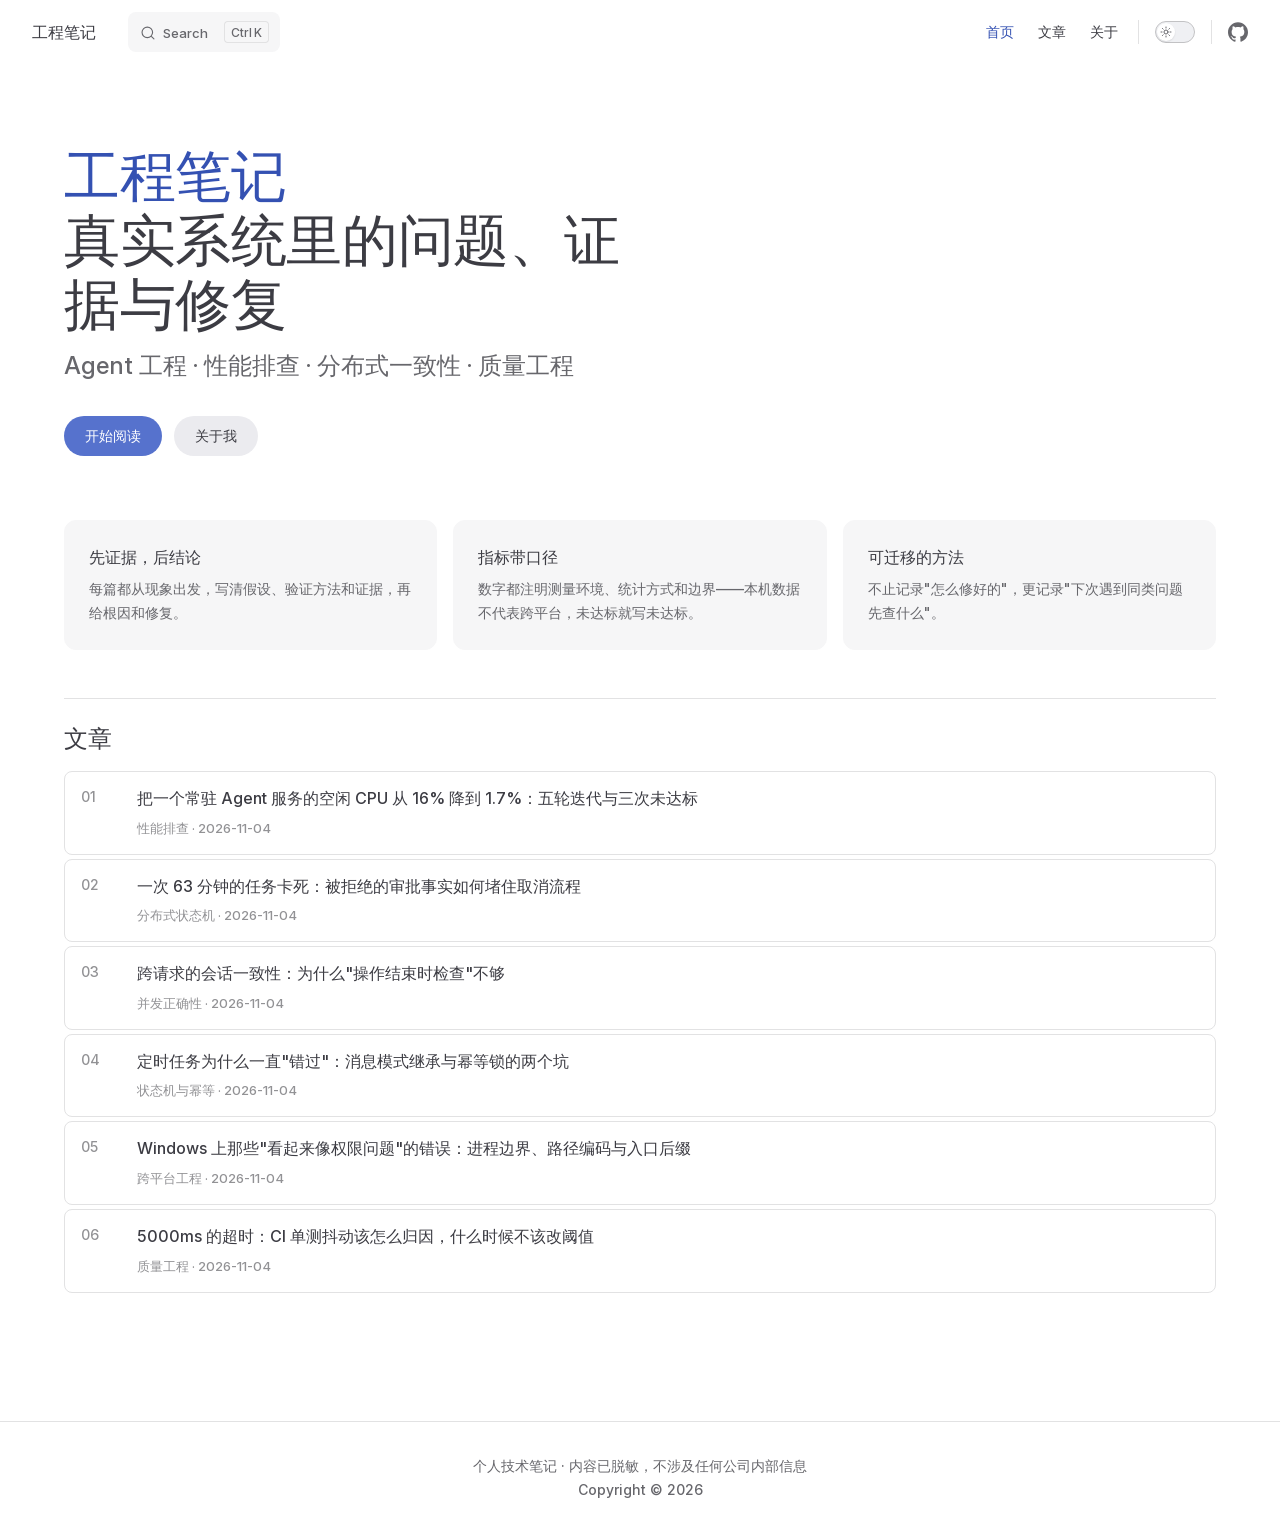
<file: index.html>
<!DOCTYPE html>
<html lang="zh-CN" dir="ltr">
  <head>
    <meta charset="utf-8">
    <meta name="viewport" content="width=device-width,initial-scale=1">
    <title>工程笔记</title>
    <meta name="description" content="Agent 工程、性能排查、分布式一致性与质量工程的实践记录">
    <meta name="generator" content="VitePress v1.6.4">
    <link rel="preload stylesheet" href="/assets/style.BF3RROt7.css" as="style">
    <link rel="preload stylesheet" href="/vp-icons.css" as="style">
    
    <script type="module" src="/assets/app.DU8kRzN_.js"></script>
    <link rel="preload" href="/assets/inter-roman-latin.Di8DUHzh.woff2" as="font" type="font/woff2" crossorigin="">
    <link rel="modulepreload" href="/assets/chunks/theme.DStk2ICR.js">
    <link rel="modulepreload" href="/assets/chunks/framework.CdvW4CUT.js">
    <link rel="modulepreload" href="/assets/index.md.PmJ8zPJd.lean.js">
    <script id="check-dark-mode">(()=>{const e=localStorage.getItem("vitepress-theme-appearance")||"auto",a=window.matchMedia("(prefers-color-scheme: dark)").matches;(!e||e==="auto"?a:e==="dark")&&document.documentElement.classList.add("dark")})();</script>
    <script id="check-mac-os">document.documentElement.classList.toggle("mac",/Mac|iPhone|iPod|iPad/i.test(navigator.platform));</script>
  </head>
  <body>
    <div id="app"><div class="Layout" data-v-23d3647c><!--[--><!--]--><!--[--><span tabindex="-1" data-v-47646c77></span><a href="#VPContent" class="VPSkipLink visually-hidden" data-v-47646c77>Skip to content</a><!--]--><!----><header class="VPNav" data-v-23d3647c data-v-122469fb><div class="VPNavBar" data-v-122469fb data-v-e3878854><div class="wrapper" data-v-e3878854><div class="container" data-v-e3878854><div class="title" data-v-e3878854><div class="VPNavBarTitle" data-v-e3878854 data-v-dbf7ba2f><a class="title" href="/" data-v-dbf7ba2f><!--[--><!--]--><!----><span data-v-dbf7ba2f>工程笔记</span><!--[--><!--]--></a></div></div><div class="content" data-v-e3878854><div class="content-body" data-v-e3878854><!--[--><!--]--><div class="VPNavBarSearch search" data-v-e3878854><!--[--><!----><div id="local-search"><button type="button" class="DocSearch DocSearch-Button" aria-label="Search"><span class="DocSearch-Button-Container"><span class="vp-icon DocSearch-Search-Icon"></span><span class="DocSearch-Button-Placeholder">Search</span></span><span class="DocSearch-Button-Keys"><kbd class="DocSearch-Button-Key"></kbd><kbd class="DocSearch-Button-Key">K</kbd></span></button></div><!--]--></div><nav aria-labelledby="main-nav-aria-label" class="VPNavBarMenu menu" data-v-e3878854 data-v-efbd467d><span id="main-nav-aria-label" class="visually-hidden" data-v-efbd467d> Main Navigation </span><!--[--><!--[--><a class="VPLink link VPNavBarMenuLink active" href="/" tabindex="0" data-v-efbd467d data-v-8346122e><!--[--><span data-v-8346122e>首页</span><!--]--></a><!--]--><!--[--><a class="VPLink link VPNavBarMenuLink" href="/posts/" tabindex="0" data-v-efbd467d data-v-8346122e><!--[--><span data-v-8346122e>文章</span><!--]--></a><!--]--><!--[--><a class="VPLink link VPNavBarMenuLink" href="/about.html" tabindex="0" data-v-efbd467d data-v-8346122e><!--[--><span data-v-8346122e>关于</span><!--]--></a><!--]--><!--]--></nav><!----><div class="VPNavBarAppearance appearance" data-v-e3878854 data-v-1b30f8f7><button class="VPSwitch VPSwitchAppearance" type="button" role="switch" title aria-checked="false" data-v-1b30f8f7 data-v-a3183cc6 data-v-36e1c55a><span class="check" data-v-36e1c55a><span class="icon" data-v-36e1c55a><!--[--><span class="vpi-sun sun" data-v-a3183cc6></span><span class="vpi-moon moon" data-v-a3183cc6></span><!--]--></span></span></button></div><div class="VPSocialLinks VPNavBarSocialLinks social-links" data-v-e3878854 data-v-f0b86de2 data-v-92f52e1f><!--[--><a class="VPSocialLink no-icon" href="https://github.com/Patrickation" aria-label="github" target="_blank" rel="noopener" data-v-92f52e1f data-v-0191b477><span class="vpi-social-github"></span></a><!--]--></div><div class="VPFlyout VPNavBarExtra extra" data-v-e3878854 data-v-7614e1cc data-v-5b1ce1bb><button type="button" class="button" aria-haspopup="true" aria-expanded="false" aria-label="extra navigation" data-v-5b1ce1bb><span class="vpi-more-horizontal icon" data-v-5b1ce1bb></span></button><div class="menu" data-v-5b1ce1bb><div class="VPMenu" data-v-5b1ce1bb data-v-d6874b0e><!----><!--[--><!--[--><!----><div class="group" data-v-7614e1cc><div class="item appearance" data-v-7614e1cc><p class="label" data-v-7614e1cc>主题</p><div class="appearance-action" data-v-7614e1cc><button class="VPSwitch VPSwitchAppearance" type="button" role="switch" title aria-checked="false" data-v-7614e1cc data-v-a3183cc6 data-v-36e1c55a><span class="check" data-v-36e1c55a><span class="icon" data-v-36e1c55a><!--[--><span class="vpi-sun sun" data-v-a3183cc6></span><span class="vpi-moon moon" data-v-a3183cc6></span><!--]--></span></span></button></div></div></div><div class="group" data-v-7614e1cc><div class="item social-links" data-v-7614e1cc><div class="VPSocialLinks social-links-list" data-v-7614e1cc data-v-92f52e1f><!--[--><a class="VPSocialLink no-icon" href="https://github.com/Patrickation" aria-label="github" target="_blank" rel="noopener" data-v-92f52e1f data-v-0191b477><span class="vpi-social-github"></span></a><!--]--></div></div></div><!--]--><!--]--></div></div></div><!--[--><!--]--><button type="button" class="VPNavBarHamburger hamburger" aria-label="mobile navigation" aria-expanded="false" aria-controls="VPNavScreen" data-v-e3878854 data-v-0aa13764><span class="container" data-v-0aa13764><span class="top" data-v-0aa13764></span><span class="middle" data-v-0aa13764></span><span class="bottom" data-v-0aa13764></span></span></button></div></div></div></div><div class="divider" data-v-e3878854><div class="divider-line" data-v-e3878854></div></div></div><!----></header><!----><!----><div class="VPContent is-home" id="VPContent" data-v-23d3647c data-v-72119762><div class="VPHome" data-v-72119762 data-v-e49ba318><!--[--><!--]--><div class="VPHero VPHomeHero" data-v-e49ba318 data-v-3bc8dc9d><div class="container" data-v-3bc8dc9d><div class="main" data-v-3bc8dc9d><!--[--><!--]--><!--[--><h1 class="heading" data-v-3bc8dc9d><span class="name clip" data-v-3bc8dc9d>工程笔记</span><span class="text" data-v-3bc8dc9d>真实系统里的问题、证据与修复</span></h1><p class="tagline" data-v-3bc8dc9d>Agent 工程 · 性能排查 · 分布式一致性 · 质量工程</p><!--]--><!--[--><!--]--><div class="actions" data-v-3bc8dc9d><!--[--><div class="action" data-v-3bc8dc9d><a class="VPButton medium brand" href="/posts/" data-v-3bc8dc9d data-v-e367bce9>开始阅读</a></div><div class="action" data-v-3bc8dc9d><a class="VPButton medium alt" href="/about.html" data-v-3bc8dc9d data-v-e367bce9>关于我</a></div><!--]--></div><!--[--><!--]--></div><!----></div></div><!--[--><!--]--><!--[--><!--]--><div class="VPFeatures VPHomeFeatures" data-v-e49ba318 data-v-e3fd7951><div class="container" data-v-e3fd7951><div class="items" data-v-e3fd7951><!--[--><div class="grid-3 item" data-v-e3fd7951><div class="VPLink no-icon VPFeature" data-v-e3fd7951 data-v-abde2f42><!--[--><article class="box" data-v-abde2f42><!----><h2 class="title" data-v-abde2f42>先证据，后结论</h2><p class="details" data-v-abde2f42>每篇都从现象出发，写清假设、验证方法和证据，再给根因和修复。</p><!----></article><!--]--></div></div><div class="grid-3 item" data-v-e3fd7951><div class="VPLink no-icon VPFeature" data-v-e3fd7951 data-v-abde2f42><!--[--><article class="box" data-v-abde2f42><!----><h2 class="title" data-v-abde2f42>指标带口径</h2><p class="details" data-v-abde2f42>数字都注明测量环境、统计方式和边界——本机数据不代表跨平台，未达标就写未达标。</p><!----></article><!--]--></div></div><div class="grid-3 item" data-v-e3fd7951><div class="VPLink no-icon VPFeature" data-v-e3fd7951 data-v-abde2f42><!--[--><article class="box" data-v-abde2f42><!----><h2 class="title" data-v-abde2f42>可迁移的方法</h2><p class="details" data-v-abde2f42>不止记录"怎么修好的"，更记录"下次遇到同类问题先查什么"。</p><!----></article><!--]--></div></div><!--]--></div></div></div><!--[--><!--]--><div class="vp-doc container" style="" data-v-e49ba318 data-v-c204ac9d><!--[--><div style="position:relative;" data-v-e49ba318><div><h2 id="文章" tabindex="-1">文章 <a class="header-anchor" href="#文章" aria-label="Permalink to &quot;文章&quot;">​</a></h2><div class="post-list"><a class="post-item" href="/posts/idle-cpu.html"><span class="post-no">01</span><span class="post-title">把一个常驻 Agent 服务的空闲 CPU 从 16% 降到 1.7%：五轮迭代与三次未达标</span><span class="post-meta">性能排查 · 2026-11-04</span></a><a class="post-item" href="/posts/approval-deadlock.html"><span class="post-no">02</span><span class="post-title">一次 63 分钟的任务卡死：被拒绝的审批事实如何堵住取消流程</span><span class="post-meta">分布式状态机 · 2026-11-04</span></a><a class="post-item" href="/posts/session-consistency.html"><span class="post-no">03</span><span class="post-title">跨请求的会话一致性：为什么&quot;操作结束时检查&quot;不够</span><span class="post-meta">并发正确性 · 2026-11-04</span></a><a class="post-item" href="/posts/scheduled-mode.html"><span class="post-no">04</span><span class="post-title">定时任务为什么一直&quot;错过&quot;：消息模式继承与幂等锁的两个坑</span><span class="post-meta">状态机与幂等 · 2026-11-04</span></a><a class="post-item" href="/posts/windows-platform.html"><span class="post-no">05</span><span class="post-title">Windows 上那些&quot;看起来像权限问题&quot;的错误：进程边界、路径编码与入口后缀</span><span class="post-meta">跨平台工程 · 2026-11-04</span></a><a class="post-item" href="/posts/ci-flake.html"><span class="post-no">06</span><span class="post-title">5000ms 的超时：CI 单测抖动该怎么归因，什么时候不该改阈值</span><span class="post-meta">质量工程 · 2026-11-04</span></a></div></div></div><!--]--></div></div></div><footer class="VPFooter" data-v-23d3647c data-v-b798003b><div class="container" data-v-b798003b><p class="message" data-v-b798003b>个人技术笔记 · 内容已脱敏，不涉及任何公司内部信息</p><p class="copyright" data-v-b798003b>Copyright © 2026</p></div></footer><!--[--><!--]--></div></div>
    <script>window.__VP_HASH_MAP__=JSON.parse("{\"about.md\":\"7A_0hznw\",\"index.md\":\"PmJ8zPJd\",\"posts_approval-deadlock.md\":\"B5w6FD8e\",\"posts_ci-flake.md\":\"oD-Hv32V\",\"posts_idle-cpu.md\":\"CBXOE2GF\",\"posts_index.md\":\"D09-T86X\",\"posts_scheduled-mode.md\":\"BSNxFid9\",\"posts_session-consistency.md\":\"DjXEzpgr\",\"posts_windows-platform.md\":\"DbSO-Skl\"}");window.__VP_SITE_DATA__=JSON.parse("{\"lang\":\"zh-CN\",\"dir\":\"ltr\",\"title\":\"工程笔记\",\"description\":\"Agent 工程、性能排查、分布式一致性与质量工程的实践记录\",\"base\":\"/\",\"head\":[],\"router\":{\"prefetchLinks\":true},\"appearance\":true,\"themeConfig\":{\"nav\":[{\"text\":\"首页\",\"link\":\"/\"},{\"text\":\"文章\",\"link\":\"/posts/\"},{\"text\":\"关于\",\"link\":\"/about\"}],\"sidebar\":{\"/posts/\":[{\"text\":\"文章\",\"items\":[{\"text\":\"01 · 空闲态 CPU 治理：五轮迭代与三次未达标\",\"link\":\"/posts/idle-cpu\"},{\"text\":\"02 · 一次 63 分钟的任务卡死：审批事实与取消屏障\",\"link\":\"/posts/approval-deadlock\"},{\"text\":\"03 · 跨请求的会话一致性：结束检查为什么不够\",\"link\":\"/posts/session-consistency\"},{\"text\":\"04 · 定时任务为什么一直\\\"错过\\\"：模式继承与幂等锁\",\"link\":\"/posts/scheduled-mode\"},{\"text\":\"05 · Windows 上那些\\\"像权限问题\\\"的错误\",\"link\":\"/posts/windows-platform\"},{\"text\":\"06 · 5000ms 超时：CI 抖动怎么归因，何时不该改阈值\",\"link\":\"/posts/ci-flake\"}]}]},\"outline\":{\"level\":[2,3],\"label\":\"本页目录\"},\"search\":{\"provider\":\"local\"},\"docFooter\":{\"prev\":\"上一篇\",\"next\":\"下一篇\"},\"returnToTopLabel\":\"回到顶部\",\"sidebarMenuLabel\":\"目录\",\"darkModeSwitchLabel\":\"主题\",\"footer\":{\"message\":\"个人技术笔记 · 内容已脱敏，不涉及任何公司内部信息\",\"copyright\":\"Copyright © 2026\"},\"socialLinks\":[{\"icon\":\"github\",\"link\":\"https://github.com/Patrickation\"}]},\"locales\":{},\"scrollOffset\":134,\"cleanUrls\":false}");</script>
    
  </body>
</html>
</file>
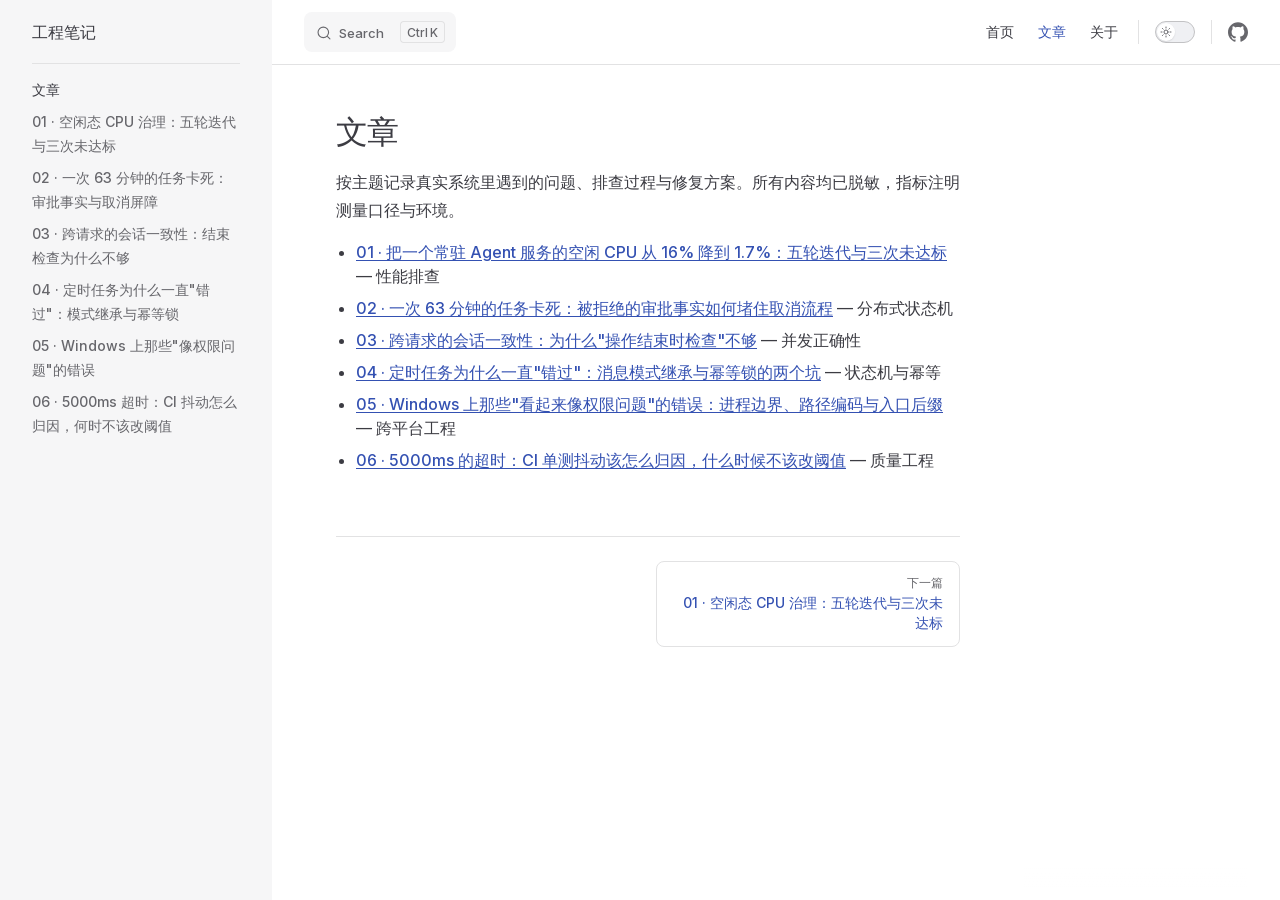
<file: posts/index.html>
<!DOCTYPE html>
<html lang="zh-CN" dir="ltr">
  <head>
    <meta charset="utf-8">
    <meta name="viewport" content="width=device-width,initial-scale=1">
    <title>文章 | 工程笔记</title>
    <meta name="description" content="Agent 工程、性能排查、分布式一致性与质量工程的实践记录">
    <meta name="generator" content="VitePress v1.6.4">
    <link rel="preload stylesheet" href="/assets/style.BF3RROt7.css" as="style">
    <link rel="preload stylesheet" href="/vp-icons.css" as="style">
    
    <script type="module" src="/assets/app.DU8kRzN_.js"></script>
    <link rel="preload" href="/assets/inter-roman-latin.Di8DUHzh.woff2" as="font" type="font/woff2" crossorigin="">
    <link rel="modulepreload" href="/assets/chunks/theme.DStk2ICR.js">
    <link rel="modulepreload" href="/assets/chunks/framework.CdvW4CUT.js">
    <link rel="modulepreload" href="/assets/posts_index.md.D09-T86X.lean.js">
    <script id="check-dark-mode">(()=>{const e=localStorage.getItem("vitepress-theme-appearance")||"auto",a=window.matchMedia("(prefers-color-scheme: dark)").matches;(!e||e==="auto"?a:e==="dark")&&document.documentElement.classList.add("dark")})();</script>
    <script id="check-mac-os">document.documentElement.classList.toggle("mac",/Mac|iPhone|iPod|iPad/i.test(navigator.platform));</script>
  </head>
  <body>
    <div id="app"><div class="Layout" data-v-23d3647c><!--[--><!--]--><!--[--><span tabindex="-1" data-v-47646c77></span><a href="#VPContent" class="VPSkipLink visually-hidden" data-v-47646c77>Skip to content</a><!--]--><!----><header class="VPNav" data-v-23d3647c data-v-122469fb><div class="VPNavBar" data-v-122469fb data-v-e3878854><div class="wrapper" data-v-e3878854><div class="container" data-v-e3878854><div class="title" data-v-e3878854><div class="VPNavBarTitle has-sidebar" data-v-e3878854 data-v-dbf7ba2f><a class="title" href="/" data-v-dbf7ba2f><!--[--><!--]--><!----><span data-v-dbf7ba2f>工程笔记</span><!--[--><!--]--></a></div></div><div class="content" data-v-e3878854><div class="content-body" data-v-e3878854><!--[--><!--]--><div class="VPNavBarSearch search" data-v-e3878854><!--[--><!----><div id="local-search"><button type="button" class="DocSearch DocSearch-Button" aria-label="Search"><span class="DocSearch-Button-Container"><span class="vp-icon DocSearch-Search-Icon"></span><span class="DocSearch-Button-Placeholder">Search</span></span><span class="DocSearch-Button-Keys"><kbd class="DocSearch-Button-Key"></kbd><kbd class="DocSearch-Button-Key">K</kbd></span></button></div><!--]--></div><nav aria-labelledby="main-nav-aria-label" class="VPNavBarMenu menu" data-v-e3878854 data-v-efbd467d><span id="main-nav-aria-label" class="visually-hidden" data-v-efbd467d> Main Navigation </span><!--[--><!--[--><a class="VPLink link VPNavBarMenuLink" href="/" tabindex="0" data-v-efbd467d data-v-8346122e><!--[--><span data-v-8346122e>首页</span><!--]--></a><!--]--><!--[--><a class="VPLink link VPNavBarMenuLink active" href="/posts/" tabindex="0" data-v-efbd467d data-v-8346122e><!--[--><span data-v-8346122e>文章</span><!--]--></a><!--]--><!--[--><a class="VPLink link VPNavBarMenuLink" href="/about.html" tabindex="0" data-v-efbd467d data-v-8346122e><!--[--><span data-v-8346122e>关于</span><!--]--></a><!--]--><!--]--></nav><!----><div class="VPNavBarAppearance appearance" data-v-e3878854 data-v-1b30f8f7><button class="VPSwitch VPSwitchAppearance" type="button" role="switch" title aria-checked="false" data-v-1b30f8f7 data-v-a3183cc6 data-v-36e1c55a><span class="check" data-v-36e1c55a><span class="icon" data-v-36e1c55a><!--[--><span class="vpi-sun sun" data-v-a3183cc6></span><span class="vpi-moon moon" data-v-a3183cc6></span><!--]--></span></span></button></div><div class="VPSocialLinks VPNavBarSocialLinks social-links" data-v-e3878854 data-v-f0b86de2 data-v-92f52e1f><!--[--><a class="VPSocialLink no-icon" href="https://github.com/Patrickation" aria-label="github" target="_blank" rel="noopener" data-v-92f52e1f data-v-0191b477><span class="vpi-social-github"></span></a><!--]--></div><div class="VPFlyout VPNavBarExtra extra" data-v-e3878854 data-v-7614e1cc data-v-5b1ce1bb><button type="button" class="button" aria-haspopup="true" aria-expanded="false" aria-label="extra navigation" data-v-5b1ce1bb><span class="vpi-more-horizontal icon" data-v-5b1ce1bb></span></button><div class="menu" data-v-5b1ce1bb><div class="VPMenu" data-v-5b1ce1bb data-v-d6874b0e><!----><!--[--><!--[--><!----><div class="group" data-v-7614e1cc><div class="item appearance" data-v-7614e1cc><p class="label" data-v-7614e1cc>主题</p><div class="appearance-action" data-v-7614e1cc><button class="VPSwitch VPSwitchAppearance" type="button" role="switch" title aria-checked="false" data-v-7614e1cc data-v-a3183cc6 data-v-36e1c55a><span class="check" data-v-36e1c55a><span class="icon" data-v-36e1c55a><!--[--><span class="vpi-sun sun" data-v-a3183cc6></span><span class="vpi-moon moon" data-v-a3183cc6></span><!--]--></span></span></button></div></div></div><div class="group" data-v-7614e1cc><div class="item social-links" data-v-7614e1cc><div class="VPSocialLinks social-links-list" data-v-7614e1cc data-v-92f52e1f><!--[--><a class="VPSocialLink no-icon" href="https://github.com/Patrickation" aria-label="github" target="_blank" rel="noopener" data-v-92f52e1f data-v-0191b477><span class="vpi-social-github"></span></a><!--]--></div></div></div><!--]--><!--]--></div></div></div><!--[--><!--]--><button type="button" class="VPNavBarHamburger hamburger" aria-label="mobile navigation" aria-expanded="false" aria-controls="VPNavScreen" data-v-e3878854 data-v-0aa13764><span class="container" data-v-0aa13764><span class="top" data-v-0aa13764></span><span class="middle" data-v-0aa13764></span><span class="bottom" data-v-0aa13764></span></span></button></div></div></div></div><div class="divider" data-v-e3878854><div class="divider-line" data-v-e3878854></div></div></div><!----></header><div class="VPLocalNav has-sidebar empty" data-v-23d3647c data-v-3c344fd2><div class="container" data-v-3c344fd2><button class="menu" aria-expanded="false" aria-controls="VPSidebarNav" data-v-3c344fd2><span class="vpi-align-left menu-icon" data-v-3c344fd2></span><span class="menu-text" data-v-3c344fd2>目录</span></button><div class="VPLocalNavOutlineDropdown" style="--vp-vh:0px;" data-v-3c344fd2 data-v-39564c84><button data-v-39564c84>回到顶部</button><!----></div></div></div><aside class="VPSidebar" data-v-23d3647c data-v-5a74c653><div class="curtain" data-v-5a74c653></div><nav class="nav" id="VPSidebarNav" aria-labelledby="sidebar-aria-label" tabindex="-1" data-v-5a74c653><span class="visually-hidden" id="sidebar-aria-label" data-v-5a74c653> Sidebar Navigation </span><!--[--><!--]--><!--[--><div class="no-transition group" data-v-d8b7b0aa><section class="VPSidebarItem level-0" data-v-d8b7b0aa data-v-7ae1ddbd><div class="item" role="button" tabindex="0" data-v-7ae1ddbd><div class="indicator" data-v-7ae1ddbd></div><h2 class="text" data-v-7ae1ddbd>文章</h2><!----></div><div class="items" data-v-7ae1ddbd><!--[--><div class="VPSidebarItem level-1 is-link" data-v-7ae1ddbd><div class="item" data-v-7ae1ddbd><div class="indicator" data-v-7ae1ddbd></div><a class="VPLink link link" href="/posts/idle-cpu.html" data-v-7ae1ddbd><!--[--><p class="text" data-v-7ae1ddbd>01 · 空闲态 CPU 治理：五轮迭代与三次未达标</p><!--]--></a><!----></div><!----></div><div class="VPSidebarItem level-1 is-link" data-v-7ae1ddbd><div class="item" data-v-7ae1ddbd><div class="indicator" data-v-7ae1ddbd></div><a class="VPLink link link" href="/posts/approval-deadlock.html" data-v-7ae1ddbd><!--[--><p class="text" data-v-7ae1ddbd>02 · 一次 63 分钟的任务卡死：审批事实与取消屏障</p><!--]--></a><!----></div><!----></div><div class="VPSidebarItem level-1 is-link" data-v-7ae1ddbd><div class="item" data-v-7ae1ddbd><div class="indicator" data-v-7ae1ddbd></div><a class="VPLink link link" href="/posts/session-consistency.html" data-v-7ae1ddbd><!--[--><p class="text" data-v-7ae1ddbd>03 · 跨请求的会话一致性：结束检查为什么不够</p><!--]--></a><!----></div><!----></div><div class="VPSidebarItem level-1 is-link" data-v-7ae1ddbd><div class="item" data-v-7ae1ddbd><div class="indicator" data-v-7ae1ddbd></div><a class="VPLink link link" href="/posts/scheduled-mode.html" data-v-7ae1ddbd><!--[--><p class="text" data-v-7ae1ddbd>04 · 定时任务为什么一直"错过"：模式继承与幂等锁</p><!--]--></a><!----></div><!----></div><div class="VPSidebarItem level-1 is-link" data-v-7ae1ddbd><div class="item" data-v-7ae1ddbd><div class="indicator" data-v-7ae1ddbd></div><a class="VPLink link link" href="/posts/windows-platform.html" data-v-7ae1ddbd><!--[--><p class="text" data-v-7ae1ddbd>05 · Windows 上那些"像权限问题"的错误</p><!--]--></a><!----></div><!----></div><div class="VPSidebarItem level-1 is-link" data-v-7ae1ddbd><div class="item" data-v-7ae1ddbd><div class="indicator" data-v-7ae1ddbd></div><a class="VPLink link link" href="/posts/ci-flake.html" data-v-7ae1ddbd><!--[--><p class="text" data-v-7ae1ddbd>06 · 5000ms 超时：CI 抖动怎么归因，何时不该改阈值</p><!--]--></a><!----></div><!----></div><!--]--></div></section></div><!--]--><!--[--><!--]--></nav></aside><div class="VPContent has-sidebar" id="VPContent" data-v-23d3647c data-v-72119762><div class="VPDoc has-sidebar has-aside" data-v-72119762 data-v-6950e282><!--[--><!--]--><div class="container" data-v-6950e282><div class="aside" data-v-6950e282><div class="aside-curtain" data-v-6950e282></div><div class="aside-container" data-v-6950e282><div class="aside-content" data-v-6950e282><div class="VPDocAside" data-v-6950e282 data-v-35a3cbc0><!--[--><!--]--><!--[--><!--]--><nav aria-labelledby="doc-outline-aria-label" class="VPDocAsideOutline" data-v-35a3cbc0 data-v-3972044b><div class="content" data-v-3972044b><div class="outline-marker" data-v-3972044b></div><div aria-level="2" class="outline-title" id="doc-outline-aria-label" role="heading" data-v-3972044b>本页目录</div><ul class="VPDocOutlineItem root" data-v-3972044b data-v-fa11da18><!--[--><!--]--></ul></div></nav><!--[--><!--]--><div class="spacer" data-v-35a3cbc0></div><!--[--><!--]--><!----><!--[--><!--]--><!--[--><!--]--></div></div></div></div><div class="content" data-v-6950e282><div class="content-container" data-v-6950e282><!--[--><!--]--><main class="main" data-v-6950e282><div style="position:relative;" class="vp-doc _posts_" data-v-6950e282><div><h1 id="文章" tabindex="-1">文章 <a class="header-anchor" href="#文章" aria-label="Permalink to &quot;文章&quot;">​</a></h1><p>按主题记录真实系统里遇到的问题、排查过程与修复方案。所有内容均已脱敏，指标注明测量口径与环境。</p><ul><li><a href="./idle-cpu.html">01 · 把一个常驻 Agent 服务的空闲 CPU 从 16% 降到 1.7%：五轮迭代与三次未达标</a> — 性能排查</li><li><a href="./approval-deadlock.html">02 · 一次 63 分钟的任务卡死：被拒绝的审批事实如何堵住取消流程</a> — 分布式状态机</li><li><a href="./session-consistency.html">03 · 跨请求的会话一致性：为什么&quot;操作结束时检查&quot;不够</a> — 并发正确性</li><li><a href="./scheduled-mode.html">04 · 定时任务为什么一直&quot;错过&quot;：消息模式继承与幂等锁的两个坑</a> — 状态机与幂等</li><li><a href="./windows-platform.html">05 · Windows 上那些&quot;看起来像权限问题&quot;的错误：进程边界、路径编码与入口后缀</a> — 跨平台工程</li><li><a href="./ci-flake.html">06 · 5000ms 的超时：CI 单测抖动该怎么归因，什么时候不该改阈值</a> — 质量工程</li></ul></div></div></main><footer class="VPDocFooter" data-v-6950e282 data-v-d961256a><!--[--><!--]--><!----><nav class="prev-next" aria-labelledby="doc-footer-aria-label" data-v-d961256a><span class="visually-hidden" id="doc-footer-aria-label" data-v-d961256a>Pager</span><div class="pager" data-v-d961256a><!----></div><div class="pager" data-v-d961256a><a class="VPLink link pager-link next" href="/posts/idle-cpu.html" data-v-d961256a><!--[--><span class="desc" data-v-d961256a>下一篇</span><span class="title" data-v-d961256a>01 · 空闲态 CPU 治理：五轮迭代与三次未达标</span><!--]--></a></div></nav></footer><!--[--><!--]--></div></div></div><!--[--><!--]--></div></div><footer class="VPFooter has-sidebar" data-v-23d3647c data-v-b798003b><div class="container" data-v-b798003b><p class="message" data-v-b798003b>个人技术笔记 · 内容已脱敏，不涉及任何公司内部信息</p><p class="copyright" data-v-b798003b>Copyright © 2026</p></div></footer><!--[--><!--]--></div></div>
    <script>window.__VP_HASH_MAP__=JSON.parse("{\"about.md\":\"7A_0hznw\",\"index.md\":\"PmJ8zPJd\",\"posts_approval-deadlock.md\":\"B5w6FD8e\",\"posts_ci-flake.md\":\"oD-Hv32V\",\"posts_idle-cpu.md\":\"CBXOE2GF\",\"posts_index.md\":\"D09-T86X\",\"posts_scheduled-mode.md\":\"BSNxFid9\",\"posts_session-consistency.md\":\"DjXEzpgr\",\"posts_windows-platform.md\":\"DbSO-Skl\"}");window.__VP_SITE_DATA__=JSON.parse("{\"lang\":\"zh-CN\",\"dir\":\"ltr\",\"title\":\"工程笔记\",\"description\":\"Agent 工程、性能排查、分布式一致性与质量工程的实践记录\",\"base\":\"/\",\"head\":[],\"router\":{\"prefetchLinks\":true},\"appearance\":true,\"themeConfig\":{\"nav\":[{\"text\":\"首页\",\"link\":\"/\"},{\"text\":\"文章\",\"link\":\"/posts/\"},{\"text\":\"关于\",\"link\":\"/about\"}],\"sidebar\":{\"/posts/\":[{\"text\":\"文章\",\"items\":[{\"text\":\"01 · 空闲态 CPU 治理：五轮迭代与三次未达标\",\"link\":\"/posts/idle-cpu\"},{\"text\":\"02 · 一次 63 分钟的任务卡死：审批事实与取消屏障\",\"link\":\"/posts/approval-deadlock\"},{\"text\":\"03 · 跨请求的会话一致性：结束检查为什么不够\",\"link\":\"/posts/session-consistency\"},{\"text\":\"04 · 定时任务为什么一直\\\"错过\\\"：模式继承与幂等锁\",\"link\":\"/posts/scheduled-mode\"},{\"text\":\"05 · Windows 上那些\\\"像权限问题\\\"的错误\",\"link\":\"/posts/windows-platform\"},{\"text\":\"06 · 5000ms 超时：CI 抖动怎么归因，何时不该改阈值\",\"link\":\"/posts/ci-flake\"}]}]},\"outline\":{\"level\":[2,3],\"label\":\"本页目录\"},\"search\":{\"provider\":\"local\"},\"docFooter\":{\"prev\":\"上一篇\",\"next\":\"下一篇\"},\"returnToTopLabel\":\"回到顶部\",\"sidebarMenuLabel\":\"目录\",\"darkModeSwitchLabel\":\"主题\",\"footer\":{\"message\":\"个人技术笔记 · 内容已脱敏，不涉及任何公司内部信息\",\"copyright\":\"Copyright © 2026\"},\"socialLinks\":[{\"icon\":\"github\",\"link\":\"https://github.com/Patrickation\"}]},\"locales\":{},\"scrollOffset\":134,\"cleanUrls\":false}");</script>
    
  </body>
</html>
</file>
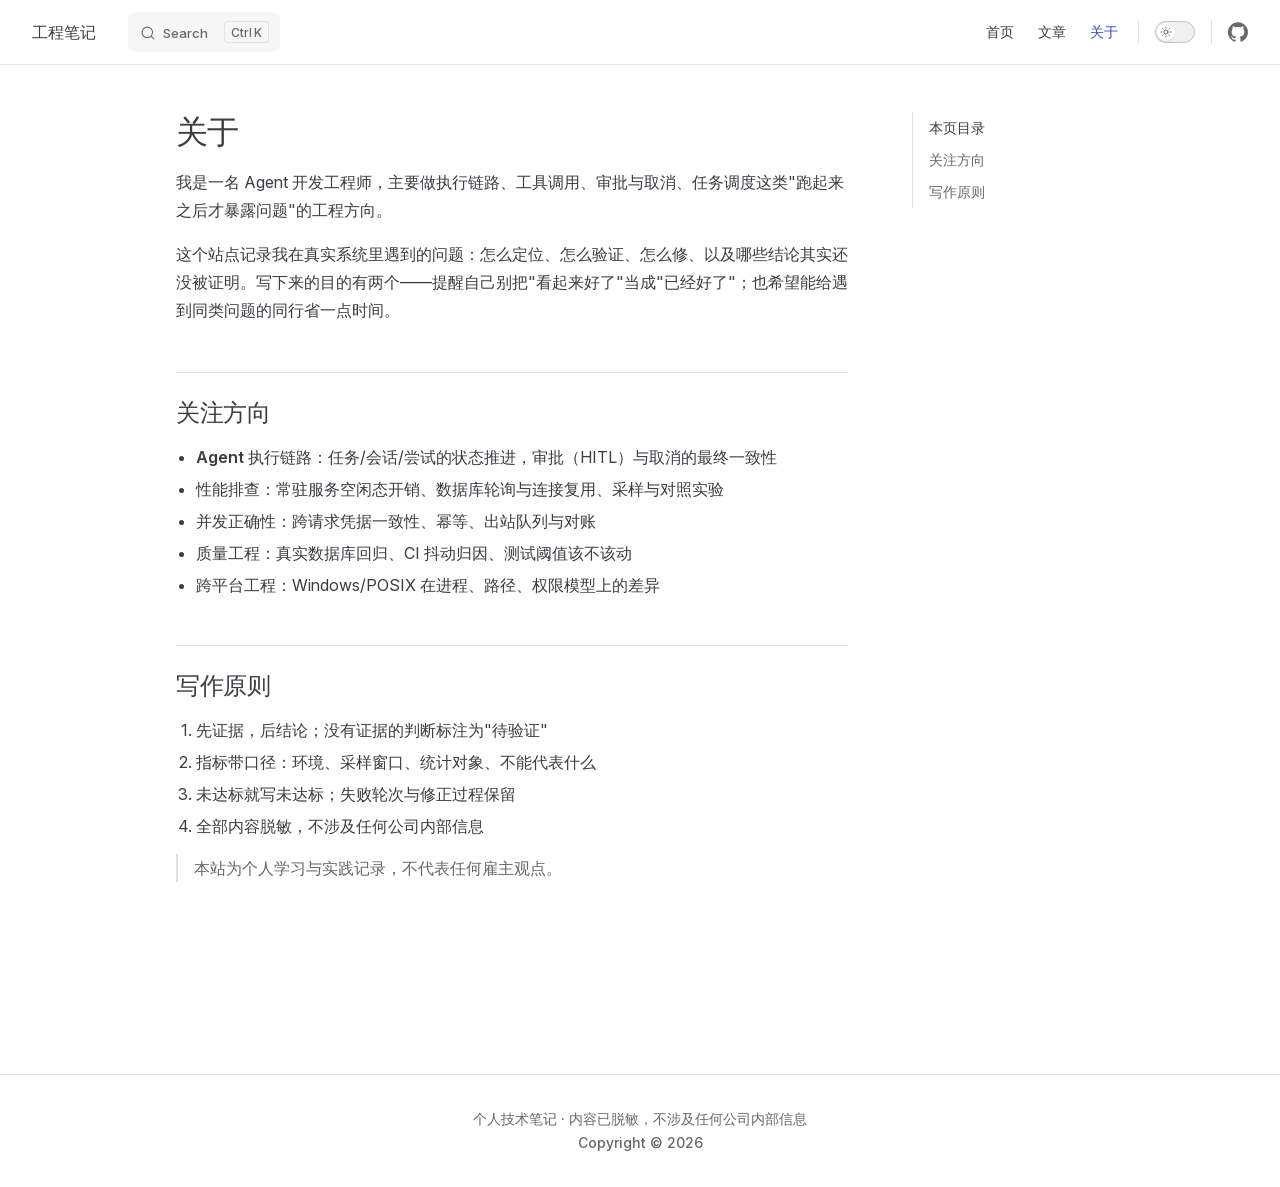
<file: about.html>
<!DOCTYPE html>
<html lang="zh-CN" dir="ltr">
  <head>
    <meta charset="utf-8">
    <meta name="viewport" content="width=device-width,initial-scale=1">
    <title>关于 | 工程笔记</title>
    <meta name="description" content="Agent 工程、性能排查、分布式一致性与质量工程的实践记录">
    <meta name="generator" content="VitePress v1.6.4">
    <link rel="preload stylesheet" href="/assets/style.BF3RROt7.css" as="style">
    <link rel="preload stylesheet" href="/vp-icons.css" as="style">
    
    <script type="module" src="/assets/app.DU8kRzN_.js"></script>
    <link rel="preload" href="/assets/inter-roman-latin.Di8DUHzh.woff2" as="font" type="font/woff2" crossorigin="">
    <link rel="modulepreload" href="/assets/chunks/theme.DStk2ICR.js">
    <link rel="modulepreload" href="/assets/chunks/framework.CdvW4CUT.js">
    <link rel="modulepreload" href="/assets/about.md.7A_0hznw.lean.js">
    <script id="check-dark-mode">(()=>{const e=localStorage.getItem("vitepress-theme-appearance")||"auto",a=window.matchMedia("(prefers-color-scheme: dark)").matches;(!e||e==="auto"?a:e==="dark")&&document.documentElement.classList.add("dark")})();</script>
    <script id="check-mac-os">document.documentElement.classList.toggle("mac",/Mac|iPhone|iPod|iPad/i.test(navigator.platform));</script>
  </head>
  <body>
    <div id="app"><div class="Layout" data-v-23d3647c><!--[--><!--]--><!--[--><span tabindex="-1" data-v-47646c77></span><a href="#VPContent" class="VPSkipLink visually-hidden" data-v-47646c77>Skip to content</a><!--]--><!----><header class="VPNav" data-v-23d3647c data-v-122469fb><div class="VPNavBar" data-v-122469fb data-v-e3878854><div class="wrapper" data-v-e3878854><div class="container" data-v-e3878854><div class="title" data-v-e3878854><div class="VPNavBarTitle" data-v-e3878854 data-v-dbf7ba2f><a class="title" href="/" data-v-dbf7ba2f><!--[--><!--]--><!----><span data-v-dbf7ba2f>工程笔记</span><!--[--><!--]--></a></div></div><div class="content" data-v-e3878854><div class="content-body" data-v-e3878854><!--[--><!--]--><div class="VPNavBarSearch search" data-v-e3878854><!--[--><!----><div id="local-search"><button type="button" class="DocSearch DocSearch-Button" aria-label="Search"><span class="DocSearch-Button-Container"><span class="vp-icon DocSearch-Search-Icon"></span><span class="DocSearch-Button-Placeholder">Search</span></span><span class="DocSearch-Button-Keys"><kbd class="DocSearch-Button-Key"></kbd><kbd class="DocSearch-Button-Key">K</kbd></span></button></div><!--]--></div><nav aria-labelledby="main-nav-aria-label" class="VPNavBarMenu menu" data-v-e3878854 data-v-efbd467d><span id="main-nav-aria-label" class="visually-hidden" data-v-efbd467d> Main Navigation </span><!--[--><!--[--><a class="VPLink link VPNavBarMenuLink" href="/" tabindex="0" data-v-efbd467d data-v-8346122e><!--[--><span data-v-8346122e>首页</span><!--]--></a><!--]--><!--[--><a class="VPLink link VPNavBarMenuLink" href="/posts/" tabindex="0" data-v-efbd467d data-v-8346122e><!--[--><span data-v-8346122e>文章</span><!--]--></a><!--]--><!--[--><a class="VPLink link VPNavBarMenuLink active" href="/about.html" tabindex="0" data-v-efbd467d data-v-8346122e><!--[--><span data-v-8346122e>关于</span><!--]--></a><!--]--><!--]--></nav><!----><div class="VPNavBarAppearance appearance" data-v-e3878854 data-v-1b30f8f7><button class="VPSwitch VPSwitchAppearance" type="button" role="switch" title aria-checked="false" data-v-1b30f8f7 data-v-a3183cc6 data-v-36e1c55a><span class="check" data-v-36e1c55a><span class="icon" data-v-36e1c55a><!--[--><span class="vpi-sun sun" data-v-a3183cc6></span><span class="vpi-moon moon" data-v-a3183cc6></span><!--]--></span></span></button></div><div class="VPSocialLinks VPNavBarSocialLinks social-links" data-v-e3878854 data-v-f0b86de2 data-v-92f52e1f><!--[--><a class="VPSocialLink no-icon" href="https://github.com/Patrickation" aria-label="github" target="_blank" rel="noopener" data-v-92f52e1f data-v-0191b477><span class="vpi-social-github"></span></a><!--]--></div><div class="VPFlyout VPNavBarExtra extra" data-v-e3878854 data-v-7614e1cc data-v-5b1ce1bb><button type="button" class="button" aria-haspopup="true" aria-expanded="false" aria-label="extra navigation" data-v-5b1ce1bb><span class="vpi-more-horizontal icon" data-v-5b1ce1bb></span></button><div class="menu" data-v-5b1ce1bb><div class="VPMenu" data-v-5b1ce1bb data-v-d6874b0e><!----><!--[--><!--[--><!----><div class="group" data-v-7614e1cc><div class="item appearance" data-v-7614e1cc><p class="label" data-v-7614e1cc>主题</p><div class="appearance-action" data-v-7614e1cc><button class="VPSwitch VPSwitchAppearance" type="button" role="switch" title aria-checked="false" data-v-7614e1cc data-v-a3183cc6 data-v-36e1c55a><span class="check" data-v-36e1c55a><span class="icon" data-v-36e1c55a><!--[--><span class="vpi-sun sun" data-v-a3183cc6></span><span class="vpi-moon moon" data-v-a3183cc6></span><!--]--></span></span></button></div></div></div><div class="group" data-v-7614e1cc><div class="item social-links" data-v-7614e1cc><div class="VPSocialLinks social-links-list" data-v-7614e1cc data-v-92f52e1f><!--[--><a class="VPSocialLink no-icon" href="https://github.com/Patrickation" aria-label="github" target="_blank" rel="noopener" data-v-92f52e1f data-v-0191b477><span class="vpi-social-github"></span></a><!--]--></div></div></div><!--]--><!--]--></div></div></div><!--[--><!--]--><button type="button" class="VPNavBarHamburger hamburger" aria-label="mobile navigation" aria-expanded="false" aria-controls="VPNavScreen" data-v-e3878854 data-v-0aa13764><span class="container" data-v-0aa13764><span class="top" data-v-0aa13764></span><span class="middle" data-v-0aa13764></span><span class="bottom" data-v-0aa13764></span></span></button></div></div></div></div><div class="divider" data-v-e3878854><div class="divider-line" data-v-e3878854></div></div></div><!----></header><div class="VPLocalNav empty fixed" data-v-23d3647c data-v-3c344fd2><div class="container" data-v-3c344fd2><!----><div class="VPLocalNavOutlineDropdown" style="--vp-vh:0px;" data-v-3c344fd2 data-v-39564c84><button data-v-39564c84>回到顶部</button><!----></div></div></div><!----><div class="VPContent" id="VPContent" data-v-23d3647c data-v-72119762><div class="VPDoc has-aside" data-v-72119762 data-v-6950e282><!--[--><!--]--><div class="container" data-v-6950e282><div class="aside" data-v-6950e282><div class="aside-curtain" data-v-6950e282></div><div class="aside-container" data-v-6950e282><div class="aside-content" data-v-6950e282><div class="VPDocAside" data-v-6950e282 data-v-35a3cbc0><!--[--><!--]--><!--[--><!--]--><nav aria-labelledby="doc-outline-aria-label" class="VPDocAsideOutline" data-v-35a3cbc0 data-v-3972044b><div class="content" data-v-3972044b><div class="outline-marker" data-v-3972044b></div><div aria-level="2" class="outline-title" id="doc-outline-aria-label" role="heading" data-v-3972044b>本页目录</div><ul class="VPDocOutlineItem root" data-v-3972044b data-v-fa11da18><!--[--><!--]--></ul></div></nav><!--[--><!--]--><div class="spacer" data-v-35a3cbc0></div><!--[--><!--]--><!----><!--[--><!--]--><!--[--><!--]--></div></div></div></div><div class="content" data-v-6950e282><div class="content-container" data-v-6950e282><!--[--><!--]--><main class="main" data-v-6950e282><div style="position:relative;" class="vp-doc _about" data-v-6950e282><div><h1 id="关于" tabindex="-1">关于 <a class="header-anchor" href="#关于" aria-label="Permalink to &quot;关于&quot;">​</a></h1><p>我是一名 Agent 开发工程师，主要做执行链路、工具调用、审批与取消、任务调度这类&quot;跑起来之后才暴露问题&quot;的工程方向。</p><p>这个站点记录我在真实系统里遇到的问题：怎么定位、怎么验证、怎么修、以及哪些结论其实还没被证明。写下来的目的有两个——提醒自己别把&quot;看起来好了&quot;当成&quot;已经好了&quot;；也希望能给遇到同类问题的同行省一点时间。</p><h2 id="关注方向" tabindex="-1">关注方向 <a class="header-anchor" href="#关注方向" aria-label="Permalink to &quot;关注方向&quot;">​</a></h2><ul><li><strong>Agent 执行链路</strong>：任务/会话/尝试的状态推进，审批（HITL）与取消的最终一致性</li><li><strong>性能排查</strong>：常驻服务空闲态开销、数据库轮询与连接复用、采样与对照实验</li><li><strong>并发正确性</strong>：跨请求凭据一致性、幂等、出站队列与对账</li><li><strong>质量工程</strong>：真实数据库回归、CI 抖动归因、测试阈值该不该动</li><li><strong>跨平台工程</strong>：Windows/POSIX 在进程、路径、权限模型上的差异</li></ul><h2 id="写作原则" tabindex="-1">写作原则 <a class="header-anchor" href="#写作原则" aria-label="Permalink to &quot;写作原则&quot;">​</a></h2><ol><li>先证据，后结论；没有证据的判断标注为&quot;待验证&quot;</li><li>指标带口径：环境、采样窗口、统计对象、不能代表什么</li><li>未达标就写未达标；失败轮次与修正过程保留</li><li>全部内容脱敏，不涉及任何公司内部信息</li></ol><blockquote><p>本站为个人学习与实践记录，不代表任何雇主观点。</p></blockquote></div></div></main><footer class="VPDocFooter" data-v-6950e282 data-v-d961256a><!--[--><!--]--><!----><!----></footer><!--[--><!--]--></div></div></div><!--[--><!--]--></div></div><footer class="VPFooter" data-v-23d3647c data-v-b798003b><div class="container" data-v-b798003b><p class="message" data-v-b798003b>个人技术笔记 · 内容已脱敏，不涉及任何公司内部信息</p><p class="copyright" data-v-b798003b>Copyright © 2026</p></div></footer><!--[--><!--]--></div></div>
    <script>window.__VP_HASH_MAP__=JSON.parse("{\"about.md\":\"7A_0hznw\",\"index.md\":\"PmJ8zPJd\",\"posts_approval-deadlock.md\":\"B5w6FD8e\",\"posts_ci-flake.md\":\"oD-Hv32V\",\"posts_idle-cpu.md\":\"CBXOE2GF\",\"posts_index.md\":\"D09-T86X\",\"posts_scheduled-mode.md\":\"BSNxFid9\",\"posts_session-consistency.md\":\"DjXEzpgr\",\"posts_windows-platform.md\":\"DbSO-Skl\"}");window.__VP_SITE_DATA__=JSON.parse("{\"lang\":\"zh-CN\",\"dir\":\"ltr\",\"title\":\"工程笔记\",\"description\":\"Agent 工程、性能排查、分布式一致性与质量工程的实践记录\",\"base\":\"/\",\"head\":[],\"router\":{\"prefetchLinks\":true},\"appearance\":true,\"themeConfig\":{\"nav\":[{\"text\":\"首页\",\"link\":\"/\"},{\"text\":\"文章\",\"link\":\"/posts/\"},{\"text\":\"关于\",\"link\":\"/about\"}],\"sidebar\":{\"/posts/\":[{\"text\":\"文章\",\"items\":[{\"text\":\"01 · 空闲态 CPU 治理：五轮迭代与三次未达标\",\"link\":\"/posts/idle-cpu\"},{\"text\":\"02 · 一次 63 分钟的任务卡死：审批事实与取消屏障\",\"link\":\"/posts/approval-deadlock\"},{\"text\":\"03 · 跨请求的会话一致性：结束检查为什么不够\",\"link\":\"/posts/session-consistency\"},{\"text\":\"04 · 定时任务为什么一直\\\"错过\\\"：模式继承与幂等锁\",\"link\":\"/posts/scheduled-mode\"},{\"text\":\"05 · Windows 上那些\\\"像权限问题\\\"的错误\",\"link\":\"/posts/windows-platform\"},{\"text\":\"06 · 5000ms 超时：CI 抖动怎么归因，何时不该改阈值\",\"link\":\"/posts/ci-flake\"}]}]},\"outline\":{\"level\":[2,3],\"label\":\"本页目录\"},\"search\":{\"provider\":\"local\"},\"docFooter\":{\"prev\":\"上一篇\",\"next\":\"下一篇\"},\"returnToTopLabel\":\"回到顶部\",\"sidebarMenuLabel\":\"目录\",\"darkModeSwitchLabel\":\"主题\",\"footer\":{\"message\":\"个人技术笔记 · 内容已脱敏，不涉及任何公司内部信息\",\"copyright\":\"Copyright © 2026\"},\"socialLinks\":[{\"icon\":\"github\",\"link\":\"https://github.com/Patrickation\"}]},\"locales\":{},\"scrollOffset\":134,\"cleanUrls\":false}");</script>
    
  </body>
</html>
</file>
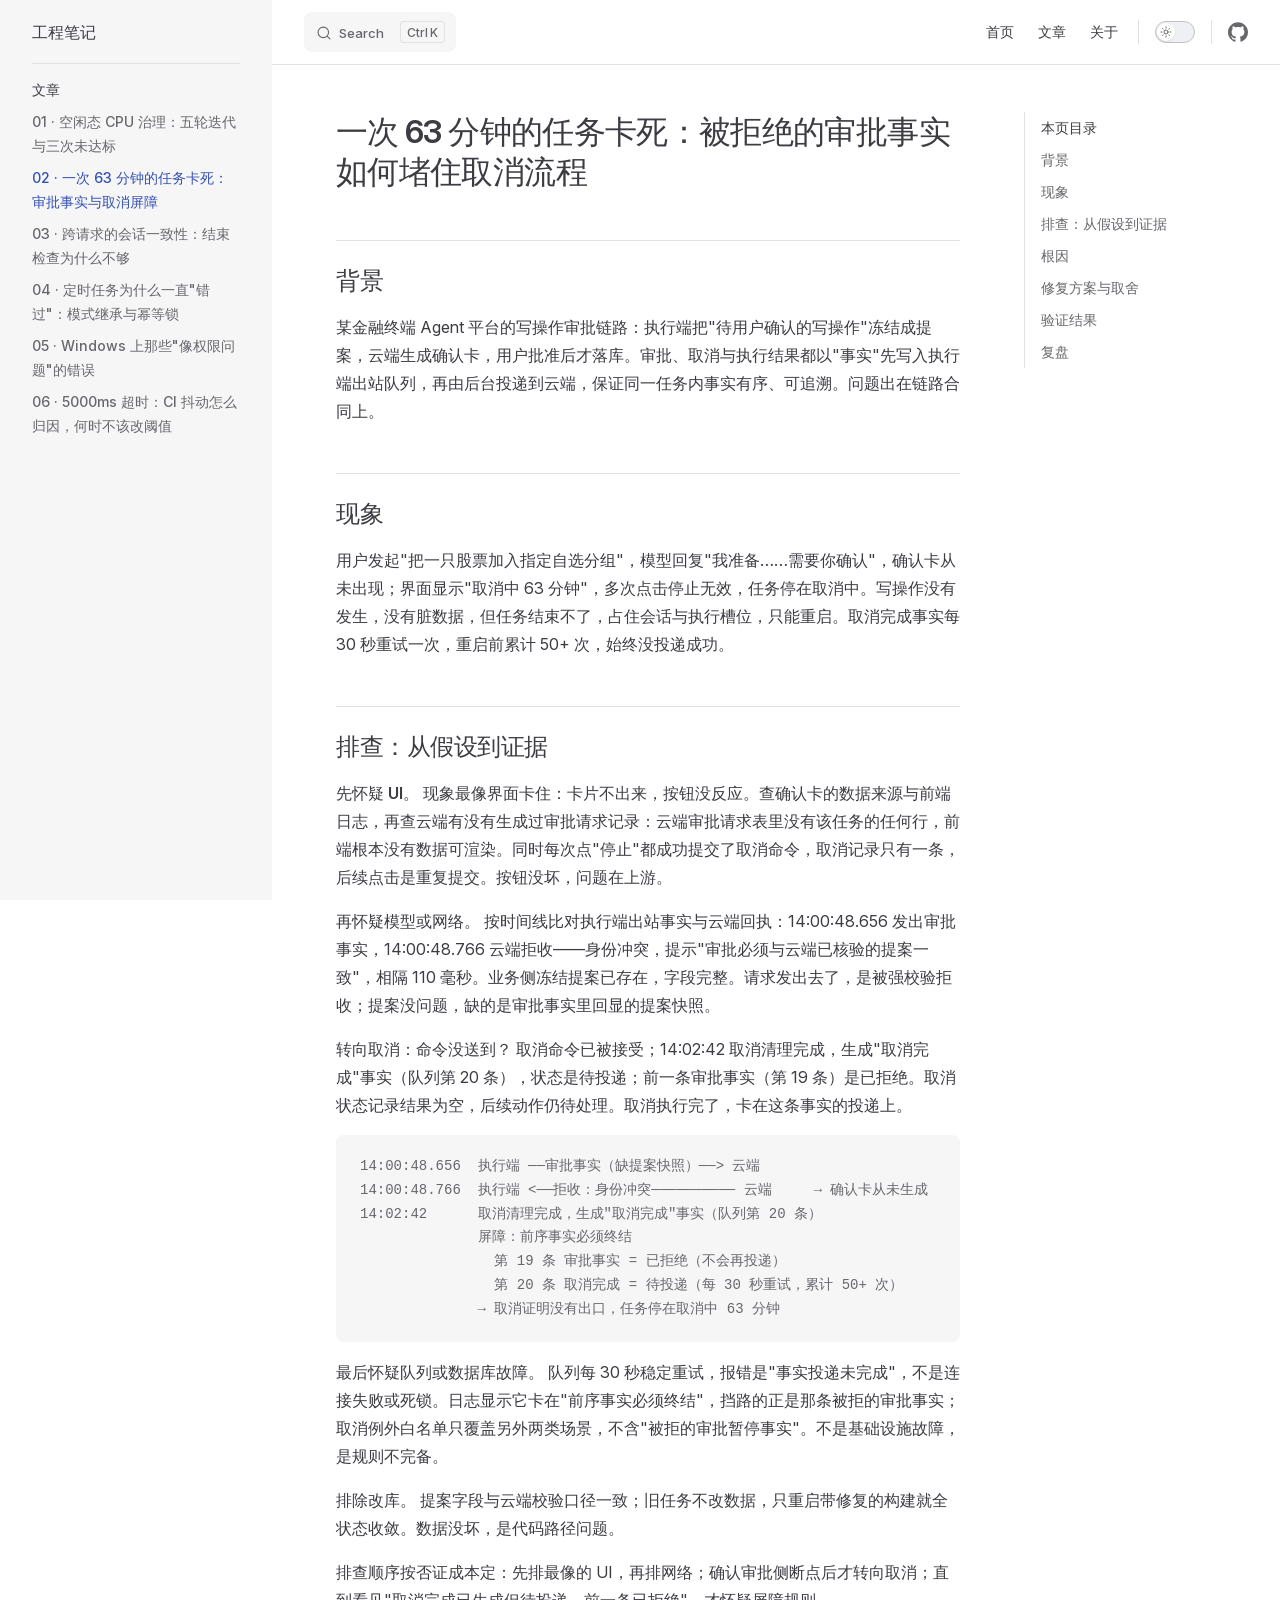
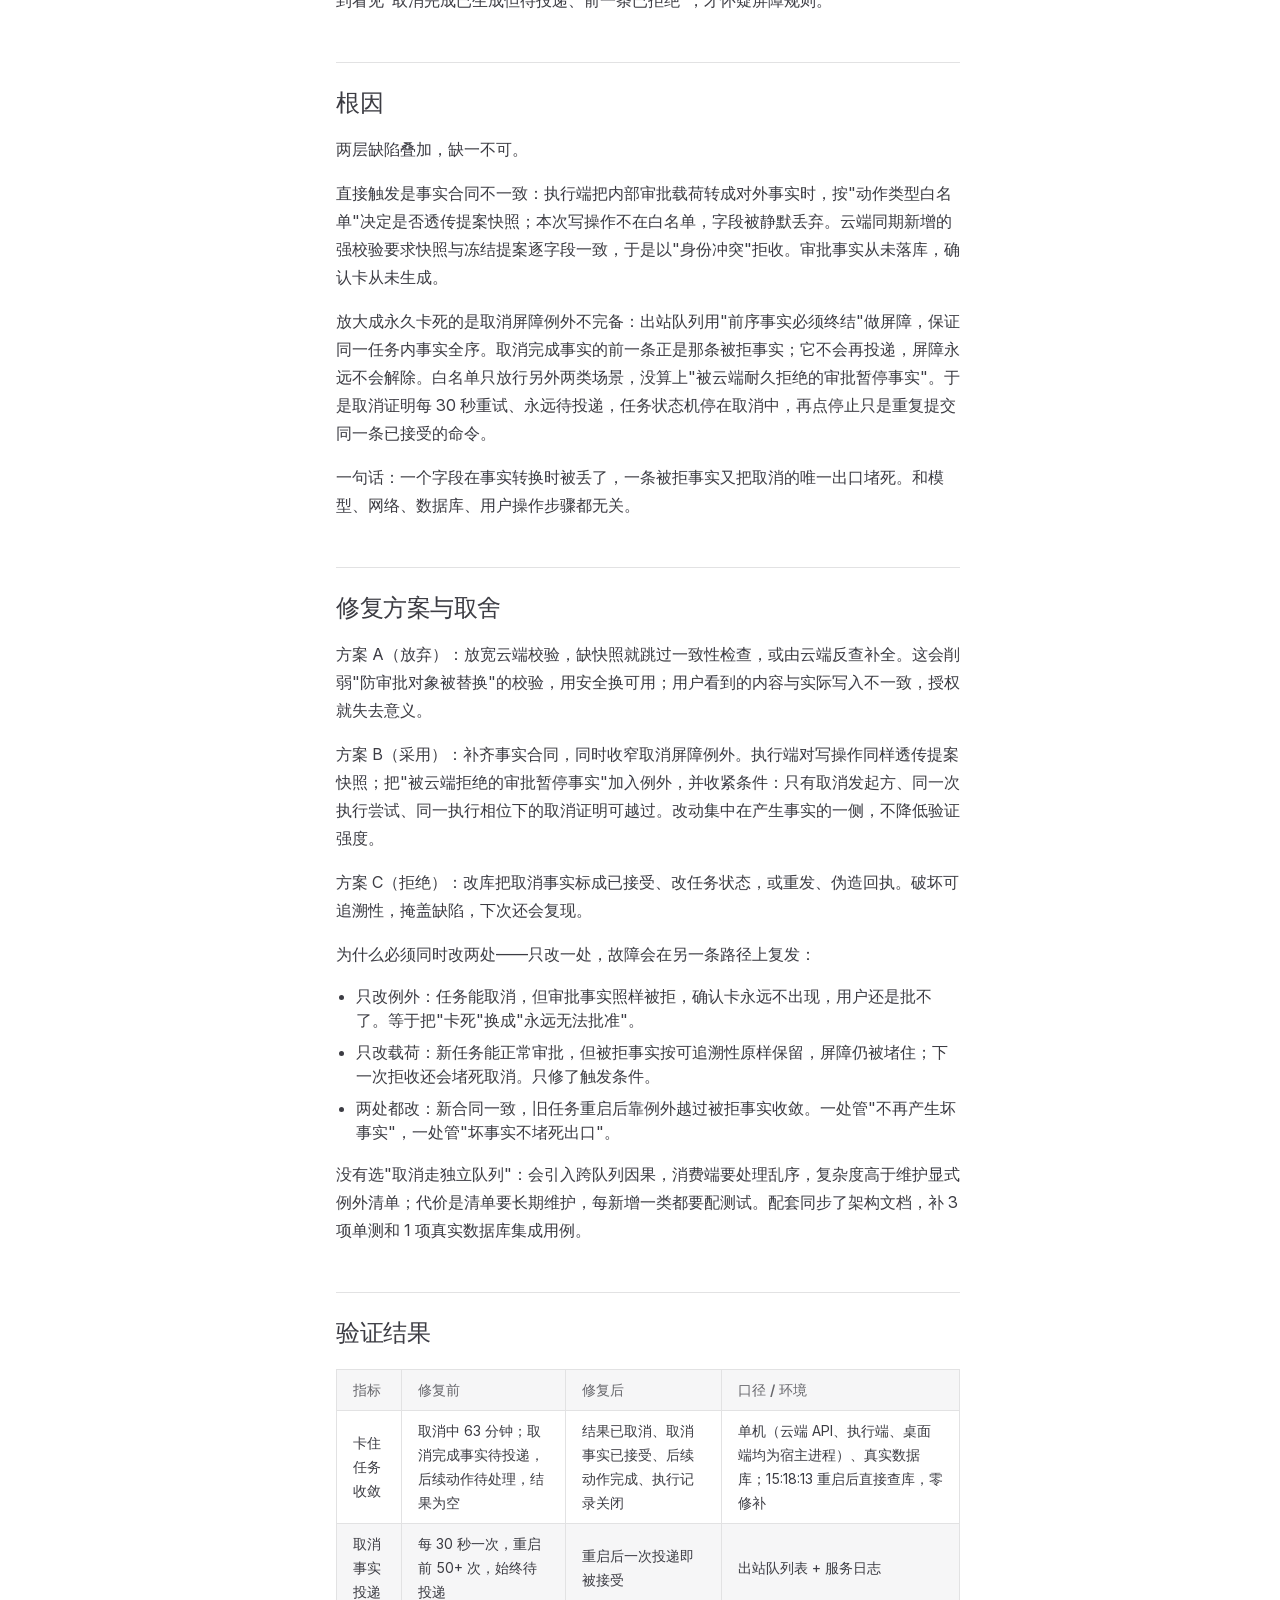
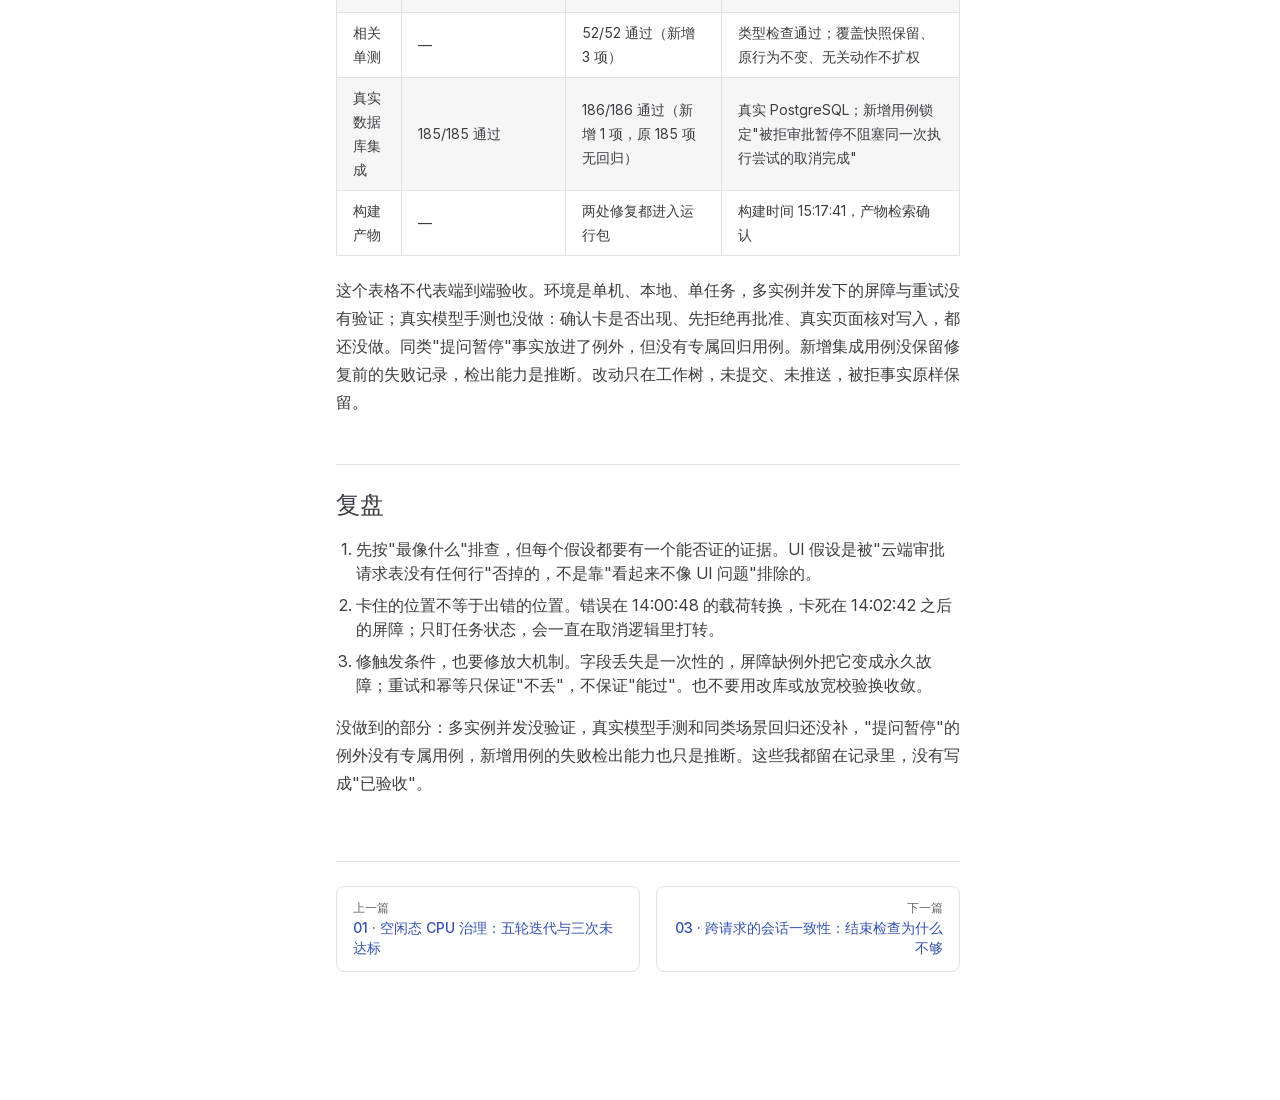
<file: posts/approval-deadlock.html>
<!DOCTYPE html>
<html lang="zh-CN" dir="ltr">
  <head>
    <meta charset="utf-8">
    <meta name="viewport" content="width=device-width,initial-scale=1">
    <title>一次 63 分钟的任务卡死：被拒绝的审批事实如何堵住取消流程 | 工程笔记</title>
    <meta name="description" content="用户点了停止却一直停在取消中。根因不是 UI，而是一条被云端拒绝的审批事实堵住了取消屏障，出站队列每 30 秒重试一次，永远不会自己好。">
    <meta name="generator" content="VitePress v1.6.4">
    <link rel="preload stylesheet" href="/assets/style.BF3RROt7.css" as="style">
    <link rel="preload stylesheet" href="/vp-icons.css" as="style">
    
    <script type="module" src="/assets/app.DU8kRzN_.js"></script>
    <link rel="preload" href="/assets/inter-roman-latin.Di8DUHzh.woff2" as="font" type="font/woff2" crossorigin="">
    <link rel="modulepreload" href="/assets/chunks/theme.DStk2ICR.js">
    <link rel="modulepreload" href="/assets/chunks/framework.CdvW4CUT.js">
    <link rel="modulepreload" href="/assets/posts_approval-deadlock.md.B5w6FD8e.lean.js">
    <script id="check-dark-mode">(()=>{const e=localStorage.getItem("vitepress-theme-appearance")||"auto",a=window.matchMedia("(prefers-color-scheme: dark)").matches;(!e||e==="auto"?a:e==="dark")&&document.documentElement.classList.add("dark")})();</script>
    <script id="check-mac-os">document.documentElement.classList.toggle("mac",/Mac|iPhone|iPod|iPad/i.test(navigator.platform));</script>
  </head>
  <body>
    <div id="app"><div class="Layout" data-v-23d3647c><!--[--><!--]--><!--[--><span tabindex="-1" data-v-47646c77></span><a href="#VPContent" class="VPSkipLink visually-hidden" data-v-47646c77>Skip to content</a><!--]--><!----><header class="VPNav" data-v-23d3647c data-v-122469fb><div class="VPNavBar" data-v-122469fb data-v-e3878854><div class="wrapper" data-v-e3878854><div class="container" data-v-e3878854><div class="title" data-v-e3878854><div class="VPNavBarTitle has-sidebar" data-v-e3878854 data-v-dbf7ba2f><a class="title" href="/" data-v-dbf7ba2f><!--[--><!--]--><!----><span data-v-dbf7ba2f>工程笔记</span><!--[--><!--]--></a></div></div><div class="content" data-v-e3878854><div class="content-body" data-v-e3878854><!--[--><!--]--><div class="VPNavBarSearch search" data-v-e3878854><!--[--><!----><div id="local-search"><button type="button" class="DocSearch DocSearch-Button" aria-label="Search"><span class="DocSearch-Button-Container"><span class="vp-icon DocSearch-Search-Icon"></span><span class="DocSearch-Button-Placeholder">Search</span></span><span class="DocSearch-Button-Keys"><kbd class="DocSearch-Button-Key"></kbd><kbd class="DocSearch-Button-Key">K</kbd></span></button></div><!--]--></div><nav aria-labelledby="main-nav-aria-label" class="VPNavBarMenu menu" data-v-e3878854 data-v-efbd467d><span id="main-nav-aria-label" class="visually-hidden" data-v-efbd467d> Main Navigation </span><!--[--><!--[--><a class="VPLink link VPNavBarMenuLink" href="/" tabindex="0" data-v-efbd467d data-v-8346122e><!--[--><span data-v-8346122e>首页</span><!--]--></a><!--]--><!--[--><a class="VPLink link VPNavBarMenuLink" href="/posts/" tabindex="0" data-v-efbd467d data-v-8346122e><!--[--><span data-v-8346122e>文章</span><!--]--></a><!--]--><!--[--><a class="VPLink link VPNavBarMenuLink" href="/about.html" tabindex="0" data-v-efbd467d data-v-8346122e><!--[--><span data-v-8346122e>关于</span><!--]--></a><!--]--><!--]--></nav><!----><div class="VPNavBarAppearance appearance" data-v-e3878854 data-v-1b30f8f7><button class="VPSwitch VPSwitchAppearance" type="button" role="switch" title aria-checked="false" data-v-1b30f8f7 data-v-a3183cc6 data-v-36e1c55a><span class="check" data-v-36e1c55a><span class="icon" data-v-36e1c55a><!--[--><span class="vpi-sun sun" data-v-a3183cc6></span><span class="vpi-moon moon" data-v-a3183cc6></span><!--]--></span></span></button></div><div class="VPSocialLinks VPNavBarSocialLinks social-links" data-v-e3878854 data-v-f0b86de2 data-v-92f52e1f><!--[--><a class="VPSocialLink no-icon" href="https://github.com/Patrickation" aria-label="github" target="_blank" rel="noopener" data-v-92f52e1f data-v-0191b477><span class="vpi-social-github"></span></a><!--]--></div><div class="VPFlyout VPNavBarExtra extra" data-v-e3878854 data-v-7614e1cc data-v-5b1ce1bb><button type="button" class="button" aria-haspopup="true" aria-expanded="false" aria-label="extra navigation" data-v-5b1ce1bb><span class="vpi-more-horizontal icon" data-v-5b1ce1bb></span></button><div class="menu" data-v-5b1ce1bb><div class="VPMenu" data-v-5b1ce1bb data-v-d6874b0e><!----><!--[--><!--[--><!----><div class="group" data-v-7614e1cc><div class="item appearance" data-v-7614e1cc><p class="label" data-v-7614e1cc>主题</p><div class="appearance-action" data-v-7614e1cc><button class="VPSwitch VPSwitchAppearance" type="button" role="switch" title aria-checked="false" data-v-7614e1cc data-v-a3183cc6 data-v-36e1c55a><span class="check" data-v-36e1c55a><span class="icon" data-v-36e1c55a><!--[--><span class="vpi-sun sun" data-v-a3183cc6></span><span class="vpi-moon moon" data-v-a3183cc6></span><!--]--></span></span></button></div></div></div><div class="group" data-v-7614e1cc><div class="item social-links" data-v-7614e1cc><div class="VPSocialLinks social-links-list" data-v-7614e1cc data-v-92f52e1f><!--[--><a class="VPSocialLink no-icon" href="https://github.com/Patrickation" aria-label="github" target="_blank" rel="noopener" data-v-92f52e1f data-v-0191b477><span class="vpi-social-github"></span></a><!--]--></div></div></div><!--]--><!--]--></div></div></div><!--[--><!--]--><button type="button" class="VPNavBarHamburger hamburger" aria-label="mobile navigation" aria-expanded="false" aria-controls="VPNavScreen" data-v-e3878854 data-v-0aa13764><span class="container" data-v-0aa13764><span class="top" data-v-0aa13764></span><span class="middle" data-v-0aa13764></span><span class="bottom" data-v-0aa13764></span></span></button></div></div></div></div><div class="divider" data-v-e3878854><div class="divider-line" data-v-e3878854></div></div></div><!----></header><div class="VPLocalNav has-sidebar empty" data-v-23d3647c data-v-3c344fd2><div class="container" data-v-3c344fd2><button class="menu" aria-expanded="false" aria-controls="VPSidebarNav" data-v-3c344fd2><span class="vpi-align-left menu-icon" data-v-3c344fd2></span><span class="menu-text" data-v-3c344fd2>目录</span></button><div class="VPLocalNavOutlineDropdown" style="--vp-vh:0px;" data-v-3c344fd2 data-v-39564c84><button data-v-39564c84>回到顶部</button><!----></div></div></div><aside class="VPSidebar" data-v-23d3647c data-v-5a74c653><div class="curtain" data-v-5a74c653></div><nav class="nav" id="VPSidebarNav" aria-labelledby="sidebar-aria-label" tabindex="-1" data-v-5a74c653><span class="visually-hidden" id="sidebar-aria-label" data-v-5a74c653> Sidebar Navigation </span><!--[--><!--]--><!--[--><div class="no-transition group" data-v-d8b7b0aa><section class="VPSidebarItem level-0 has-active" data-v-d8b7b0aa data-v-7ae1ddbd><div class="item" role="button" tabindex="0" data-v-7ae1ddbd><div class="indicator" data-v-7ae1ddbd></div><h2 class="text" data-v-7ae1ddbd>文章</h2><!----></div><div class="items" data-v-7ae1ddbd><!--[--><div class="VPSidebarItem level-1 is-link" data-v-7ae1ddbd><div class="item" data-v-7ae1ddbd><div class="indicator" data-v-7ae1ddbd></div><a class="VPLink link link" href="/posts/idle-cpu.html" data-v-7ae1ddbd><!--[--><p class="text" data-v-7ae1ddbd>01 · 空闲态 CPU 治理：五轮迭代与三次未达标</p><!--]--></a><!----></div><!----></div><div class="VPSidebarItem level-1 is-link" data-v-7ae1ddbd><div class="item" data-v-7ae1ddbd><div class="indicator" data-v-7ae1ddbd></div><a class="VPLink link link" href="/posts/approval-deadlock.html" data-v-7ae1ddbd><!--[--><p class="text" data-v-7ae1ddbd>02 · 一次 63 分钟的任务卡死：审批事实与取消屏障</p><!--]--></a><!----></div><!----></div><div class="VPSidebarItem level-1 is-link" data-v-7ae1ddbd><div class="item" data-v-7ae1ddbd><div class="indicator" data-v-7ae1ddbd></div><a class="VPLink link link" href="/posts/session-consistency.html" data-v-7ae1ddbd><!--[--><p class="text" data-v-7ae1ddbd>03 · 跨请求的会话一致性：结束检查为什么不够</p><!--]--></a><!----></div><!----></div><div class="VPSidebarItem level-1 is-link" data-v-7ae1ddbd><div class="item" data-v-7ae1ddbd><div class="indicator" data-v-7ae1ddbd></div><a class="VPLink link link" href="/posts/scheduled-mode.html" data-v-7ae1ddbd><!--[--><p class="text" data-v-7ae1ddbd>04 · 定时任务为什么一直"错过"：模式继承与幂等锁</p><!--]--></a><!----></div><!----></div><div class="VPSidebarItem level-1 is-link" data-v-7ae1ddbd><div class="item" data-v-7ae1ddbd><div class="indicator" data-v-7ae1ddbd></div><a class="VPLink link link" href="/posts/windows-platform.html" data-v-7ae1ddbd><!--[--><p class="text" data-v-7ae1ddbd>05 · Windows 上那些"像权限问题"的错误</p><!--]--></a><!----></div><!----></div><div class="VPSidebarItem level-1 is-link" data-v-7ae1ddbd><div class="item" data-v-7ae1ddbd><div class="indicator" data-v-7ae1ddbd></div><a class="VPLink link link" href="/posts/ci-flake.html" data-v-7ae1ddbd><!--[--><p class="text" data-v-7ae1ddbd>06 · 5000ms 超时：CI 抖动怎么归因，何时不该改阈值</p><!--]--></a><!----></div><!----></div><!--]--></div></section></div><!--]--><!--[--><!--]--></nav></aside><div class="VPContent has-sidebar" id="VPContent" data-v-23d3647c data-v-72119762><div class="VPDoc has-sidebar has-aside" data-v-72119762 data-v-6950e282><!--[--><!--]--><div class="container" data-v-6950e282><div class="aside" data-v-6950e282><div class="aside-curtain" data-v-6950e282></div><div class="aside-container" data-v-6950e282><div class="aside-content" data-v-6950e282><div class="VPDocAside" data-v-6950e282 data-v-35a3cbc0><!--[--><!--]--><!--[--><!--]--><nav aria-labelledby="doc-outline-aria-label" class="VPDocAsideOutline" data-v-35a3cbc0 data-v-3972044b><div class="content" data-v-3972044b><div class="outline-marker" data-v-3972044b></div><div aria-level="2" class="outline-title" id="doc-outline-aria-label" role="heading" data-v-3972044b>本页目录</div><ul class="VPDocOutlineItem root" data-v-3972044b data-v-fa11da18><!--[--><!--]--></ul></div></nav><!--[--><!--]--><div class="spacer" data-v-35a3cbc0></div><!--[--><!--]--><!----><!--[--><!--]--><!--[--><!--]--></div></div></div></div><div class="content" data-v-6950e282><div class="content-container" data-v-6950e282><!--[--><!--]--><main class="main" data-v-6950e282><div style="position:relative;" class="vp-doc _posts_approval-deadlock" data-v-6950e282><div><h1 id="一次-63-分钟的任务卡死-被拒绝的审批事实如何堵住取消流程" tabindex="-1">一次 63 分钟的任务卡死：被拒绝的审批事实如何堵住取消流程 <a class="header-anchor" href="#一次-63-分钟的任务卡死-被拒绝的审批事实如何堵住取消流程" aria-label="Permalink to &quot;一次 63 分钟的任务卡死：被拒绝的审批事实如何堵住取消流程&quot;">​</a></h1><h2 id="背景" tabindex="-1">背景 <a class="header-anchor" href="#背景" aria-label="Permalink to &quot;背景&quot;">​</a></h2><p>某金融终端 Agent 平台的写操作审批链路：执行端把&quot;待用户确认的写操作&quot;冻结成提案，云端生成确认卡，用户批准后才落库。审批、取消与执行结果都以&quot;事实&quot;先写入执行端出站队列，再由后台投递到云端，保证同一任务内事实有序、可追溯。问题出在链路合同上。</p><h2 id="现象" tabindex="-1">现象 <a class="header-anchor" href="#现象" aria-label="Permalink to &quot;现象&quot;">​</a></h2><p>用户发起&quot;把一只股票加入指定自选分组&quot;，模型回复&quot;我准备……需要你确认&quot;，确认卡从未出现；界面显示&quot;取消中 63 分钟&quot;，多次点击停止无效，任务停在取消中。写操作没有发生，没有脏数据，但任务结束不了，占住会话与执行槽位，只能重启。取消完成事实每 30 秒重试一次，重启前累计 50+ 次，始终没投递成功。</p><h2 id="排查-从假设到证据" tabindex="-1">排查：从假设到证据 <a class="header-anchor" href="#排查-从假设到证据" aria-label="Permalink to &quot;排查：从假设到证据&quot;">​</a></h2><p><strong>先怀疑 UI。</strong> 现象最像界面卡住：卡片不出来，按钮没反应。查确认卡的数据来源与前端日志，再查云端有没有生成过审批请求记录：云端审批请求表里没有该任务的任何行，前端根本没有数据可渲染。同时每次点&quot;停止&quot;都成功提交了取消命令，取消记录只有一条，后续点击是重复提交。按钮没坏，问题在上游。</p><p><strong>再怀疑模型或网络。</strong> 按时间线比对执行端出站事实与云端回执：14:00:48.656 发出审批事实，14:00:48.766 云端拒收——身份冲突，提示&quot;审批必须与云端已核验的提案一致&quot;，相隔 110 毫秒。业务侧冻结提案已存在，字段完整。请求发出去了，是被强校验拒收；提案没问题，缺的是审批事实里回显的提案快照。</p><p><strong>转向取消：命令没送到？</strong> 取消命令已被接受；14:02:42 取消清理完成，生成&quot;取消完成&quot;事实（队列第 20 条），状态是待投递；前一条审批事实（第 19 条）是已拒绝。取消状态记录结果为空，后续动作仍待处理。取消执行完了，卡在这条事实的投递上。</p><div class="language- vp-adaptive-theme"><button title="Copy Code" class="copy"></button><span class="lang"></span><pre class="shiki shiki-themes github-light github-dark vp-code" tabindex="0"><code><span class="line"><span>14:00:48.656  执行端 ──审批事实（缺提案快照）──&gt; 云端</span></span>
<span class="line"><span>14:00:48.766  执行端 &lt;──拒收：身份冲突────────── 云端     → 确认卡从未生成</span></span>
<span class="line"><span>14:02:42      取消清理完成，生成&quot;取消完成&quot;事实（队列第 20 条）</span></span>
<span class="line"><span>              屏障：前序事实必须终结</span></span>
<span class="line"><span>                第 19 条 审批事实 = 已拒绝（不会再投递）</span></span>
<span class="line"><span>                第 20 条 取消完成 = 待投递（每 30 秒重试，累计 50+ 次）</span></span>
<span class="line"><span>              → 取消证明没有出口，任务停在取消中 63 分钟</span></span></code></pre></div><p><strong>最后怀疑队列或数据库故障。</strong> 队列每 30 秒稳定重试，报错是&quot;事实投递未完成&quot;，不是连接失败或死锁。日志显示它卡在&quot;前序事实必须终结&quot;，挡路的正是那条被拒的审批事实；取消例外白名单只覆盖另外两类场景，不含&quot;被拒的审批暂停事实&quot;。不是基础设施故障，是规则不完备。</p><p><strong>排除改库。</strong> 提案字段与云端校验口径一致；旧任务不改数据，只重启带修复的构建就全状态收敛。数据没坏，是代码路径问题。</p><p>排查顺序按否证成本定：先排最像的 UI，再排网络；确认审批侧断点后才转向取消；直到看见&quot;取消完成已生成但待投递、前一条已拒绝&quot;，才怀疑屏障规则。</p><h2 id="根因" tabindex="-1">根因 <a class="header-anchor" href="#根因" aria-label="Permalink to &quot;根因&quot;">​</a></h2><p>两层缺陷叠加，缺一不可。</p><p>直接触发是事实合同不一致：执行端把内部审批载荷转成对外事实时，按&quot;动作类型白名单&quot;决定是否透传提案快照；本次写操作不在白名单，字段被静默丢弃。云端同期新增的强校验要求快照与冻结提案逐字段一致，于是以&quot;身份冲突&quot;拒收。审批事实从未落库，确认卡从未生成。</p><p>放大成永久卡死的是取消屏障例外不完备：出站队列用&quot;前序事实必须终结&quot;做屏障，保证同一任务内事实全序。取消完成事实的前一条正是那条被拒事实；它不会再投递，屏障永远不会解除。白名单只放行另外两类场景，没算上&quot;被云端耐久拒绝的审批暂停事实&quot;。于是取消证明每 30 秒重试、永远待投递，任务状态机停在取消中，再点停止只是重复提交同一条已接受的命令。</p><p>一句话：一个字段在事实转换时被丢了，一条被拒事实又把取消的唯一出口堵死。和模型、网络、数据库、用户操作步骤都无关。</p><h2 id="修复方案与取舍" tabindex="-1">修复方案与取舍 <a class="header-anchor" href="#修复方案与取舍" aria-label="Permalink to &quot;修复方案与取舍&quot;">​</a></h2><p>方案 A（放弃）：放宽云端校验，缺快照就跳过一致性检查，或由云端反查补全。这会削弱&quot;防审批对象被替换&quot;的校验，用安全换可用；用户看到的内容与实际写入不一致，授权就失去意义。</p><p>方案 B（采用）：补齐事实合同，同时收窄取消屏障例外。执行端对写操作同样透传提案快照；把&quot;被云端拒绝的审批暂停事实&quot;加入例外，并收紧条件：只有取消发起方、同一次执行尝试、同一执行相位下的取消证明可越过。改动集中在产生事实的一侧，不降低验证强度。</p><p>方案 C（拒绝）：改库把取消事实标成已接受、改任务状态，或重发、伪造回执。破坏可追溯性，掩盖缺陷，下次还会复现。</p><p>为什么必须同时改两处——只改一处，故障会在另一条路径上复发：</p><ul><li>只改例外：任务能取消，但审批事实照样被拒，确认卡永远不出现，用户还是批不了。等于把&quot;卡死&quot;换成&quot;永远无法批准&quot;。</li><li>只改载荷：新任务能正常审批，但被拒事实按可追溯性原样保留，屏障仍被堵住；下一次拒收还会堵死取消。只修了触发条件。</li><li>两处都改：新合同一致，旧任务重启后靠例外越过被拒事实收敛。一处管&quot;不再产生坏事实&quot;，一处管&quot;坏事实不堵死出口&quot;。</li></ul><p>没有选&quot;取消走独立队列&quot;：会引入跨队列因果，消费端要处理乱序，复杂度高于维护显式例外清单；代价是清单要长期维护，每新增一类都要配测试。配套同步了架构文档，补 3 项单测和 1 项真实数据库集成用例。</p><h2 id="验证结果" tabindex="-1">验证结果 <a class="header-anchor" href="#验证结果" aria-label="Permalink to &quot;验证结果&quot;">​</a></h2><table tabindex="0"><thead><tr><th>指标</th><th>修复前</th><th>修复后</th><th>口径 / 环境</th></tr></thead><tbody><tr><td>卡住任务收敛</td><td>取消中 63 分钟；取消完成事实待投递，后续动作待处理，结果为空</td><td>结果已取消、取消事实已接受、后续动作完成、执行记录关闭</td><td>单机（云端 API、执行端、桌面端均为宿主进程）、真实数据库；15:18:13 重启后直接查库，零修补</td></tr><tr><td>取消事实投递</td><td>每 30 秒一次，重启前 50+ 次，始终待投递</td><td>重启后一次投递即被接受</td><td>出站队列表 + 服务日志</td></tr><tr><td>相关单测</td><td>—</td><td>52/52 通过（新增 3 项）</td><td>类型检查通过；覆盖快照保留、原行为不变、无关动作不扩权</td></tr><tr><td>真实数据库集成</td><td>185/185 通过</td><td>186/186 通过（新增 1 项，原 185 项无回归）</td><td>真实 PostgreSQL；新增用例锁定&quot;被拒审批暂停不阻塞同一次执行尝试的取消完成&quot;</td></tr><tr><td>构建产物</td><td>—</td><td>两处修复都进入运行包</td><td>构建时间 15:17:41，产物检索确认</td></tr></tbody></table><p>这个表格不代表端到端验收。环境是单机、本地、单任务，多实例并发下的屏障与重试没有验证；真实模型手测也没做：确认卡是否出现、先拒绝再批准、真实页面核对写入，都还没做。同类&quot;提问暂停&quot;事实放进了例外，但没有专属回归用例。新增集成用例没保留修复前的失败记录，检出能力是推断。改动只在工作树，未提交、未推送，被拒事实原样保留。</p><h2 id="复盘" tabindex="-1">复盘 <a class="header-anchor" href="#复盘" aria-label="Permalink to &quot;复盘&quot;">​</a></h2><ol><li>先按&quot;最像什么&quot;排查，但每个假设都要有一个能否证的证据。UI 假设是被&quot;云端审批请求表没有任何行&quot;否掉的，不是靠&quot;看起来不像 UI 问题&quot;排除的。</li><li>卡住的位置不等于出错的位置。错误在 14:00:48 的载荷转换，卡死在 14:02:42 之后的屏障；只盯任务状态，会一直在取消逻辑里打转。</li><li>修触发条件，也要修放大机制。字段丢失是一次性的，屏障缺例外把它变成永久故障；重试和幂等只保证&quot;不丢&quot;，不保证&quot;能过&quot;。也不要用改库或放宽校验换收敛。</li></ol><p>没做到的部分：多实例并发没验证，真实模型手测和同类场景回归还没补，&quot;提问暂停&quot;的例外没有专属用例，新增用例的失败检出能力也只是推断。这些我都留在记录里，没有写成&quot;已验收&quot;。</p></div></div></main><footer class="VPDocFooter" data-v-6950e282 data-v-d961256a><!--[--><!--]--><!----><nav class="prev-next" aria-labelledby="doc-footer-aria-label" data-v-d961256a><span class="visually-hidden" id="doc-footer-aria-label" data-v-d961256a>Pager</span><div class="pager" data-v-d961256a><a class="VPLink link pager-link prev" href="/posts/idle-cpu.html" data-v-d961256a><!--[--><span class="desc" data-v-d961256a>上一篇</span><span class="title" data-v-d961256a>01 · 空闲态 CPU 治理：五轮迭代与三次未达标</span><!--]--></a></div><div class="pager" data-v-d961256a><a class="VPLink link pager-link next" href="/posts/session-consistency.html" data-v-d961256a><!--[--><span class="desc" data-v-d961256a>下一篇</span><span class="title" data-v-d961256a>03 · 跨请求的会话一致性：结束检查为什么不够</span><!--]--></a></div></nav></footer><!--[--><!--]--></div></div></div><!--[--><!--]--></div></div><footer class="VPFooter has-sidebar" data-v-23d3647c data-v-b798003b><div class="container" data-v-b798003b><p class="message" data-v-b798003b>个人技术笔记 · 内容已脱敏，不涉及任何公司内部信息</p><p class="copyright" data-v-b798003b>Copyright © 2026</p></div></footer><!--[--><!--]--></div></div>
    <script>window.__VP_HASH_MAP__=JSON.parse("{\"about.md\":\"7A_0hznw\",\"index.md\":\"PmJ8zPJd\",\"posts_approval-deadlock.md\":\"B5w6FD8e\",\"posts_ci-flake.md\":\"oD-Hv32V\",\"posts_idle-cpu.md\":\"CBXOE2GF\",\"posts_index.md\":\"D09-T86X\",\"posts_scheduled-mode.md\":\"BSNxFid9\",\"posts_session-consistency.md\":\"DjXEzpgr\",\"posts_windows-platform.md\":\"DbSO-Skl\"}");window.__VP_SITE_DATA__=JSON.parse("{\"lang\":\"zh-CN\",\"dir\":\"ltr\",\"title\":\"工程笔记\",\"description\":\"Agent 工程、性能排查、分布式一致性与质量工程的实践记录\",\"base\":\"/\",\"head\":[],\"router\":{\"prefetchLinks\":true},\"appearance\":true,\"themeConfig\":{\"nav\":[{\"text\":\"首页\",\"link\":\"/\"},{\"text\":\"文章\",\"link\":\"/posts/\"},{\"text\":\"关于\",\"link\":\"/about\"}],\"sidebar\":{\"/posts/\":[{\"text\":\"文章\",\"items\":[{\"text\":\"01 · 空闲态 CPU 治理：五轮迭代与三次未达标\",\"link\":\"/posts/idle-cpu\"},{\"text\":\"02 · 一次 63 分钟的任务卡死：审批事实与取消屏障\",\"link\":\"/posts/approval-deadlock\"},{\"text\":\"03 · 跨请求的会话一致性：结束检查为什么不够\",\"link\":\"/posts/session-consistency\"},{\"text\":\"04 · 定时任务为什么一直\\\"错过\\\"：模式继承与幂等锁\",\"link\":\"/posts/scheduled-mode\"},{\"text\":\"05 · Windows 上那些\\\"像权限问题\\\"的错误\",\"link\":\"/posts/windows-platform\"},{\"text\":\"06 · 5000ms 超时：CI 抖动怎么归因，何时不该改阈值\",\"link\":\"/posts/ci-flake\"}]}]},\"outline\":{\"level\":[2,3],\"label\":\"本页目录\"},\"search\":{\"provider\":\"local\"},\"docFooter\":{\"prev\":\"上一篇\",\"next\":\"下一篇\"},\"returnToTopLabel\":\"回到顶部\",\"sidebarMenuLabel\":\"目录\",\"darkModeSwitchLabel\":\"主题\",\"footer\":{\"message\":\"个人技术笔记 · 内容已脱敏，不涉及任何公司内部信息\",\"copyright\":\"Copyright © 2026\"},\"socialLinks\":[{\"icon\":\"github\",\"link\":\"https://github.com/Patrickation\"}]},\"locales\":{},\"scrollOffset\":134,\"cleanUrls\":false}");</script>
    
  </body>
</html>
</file>
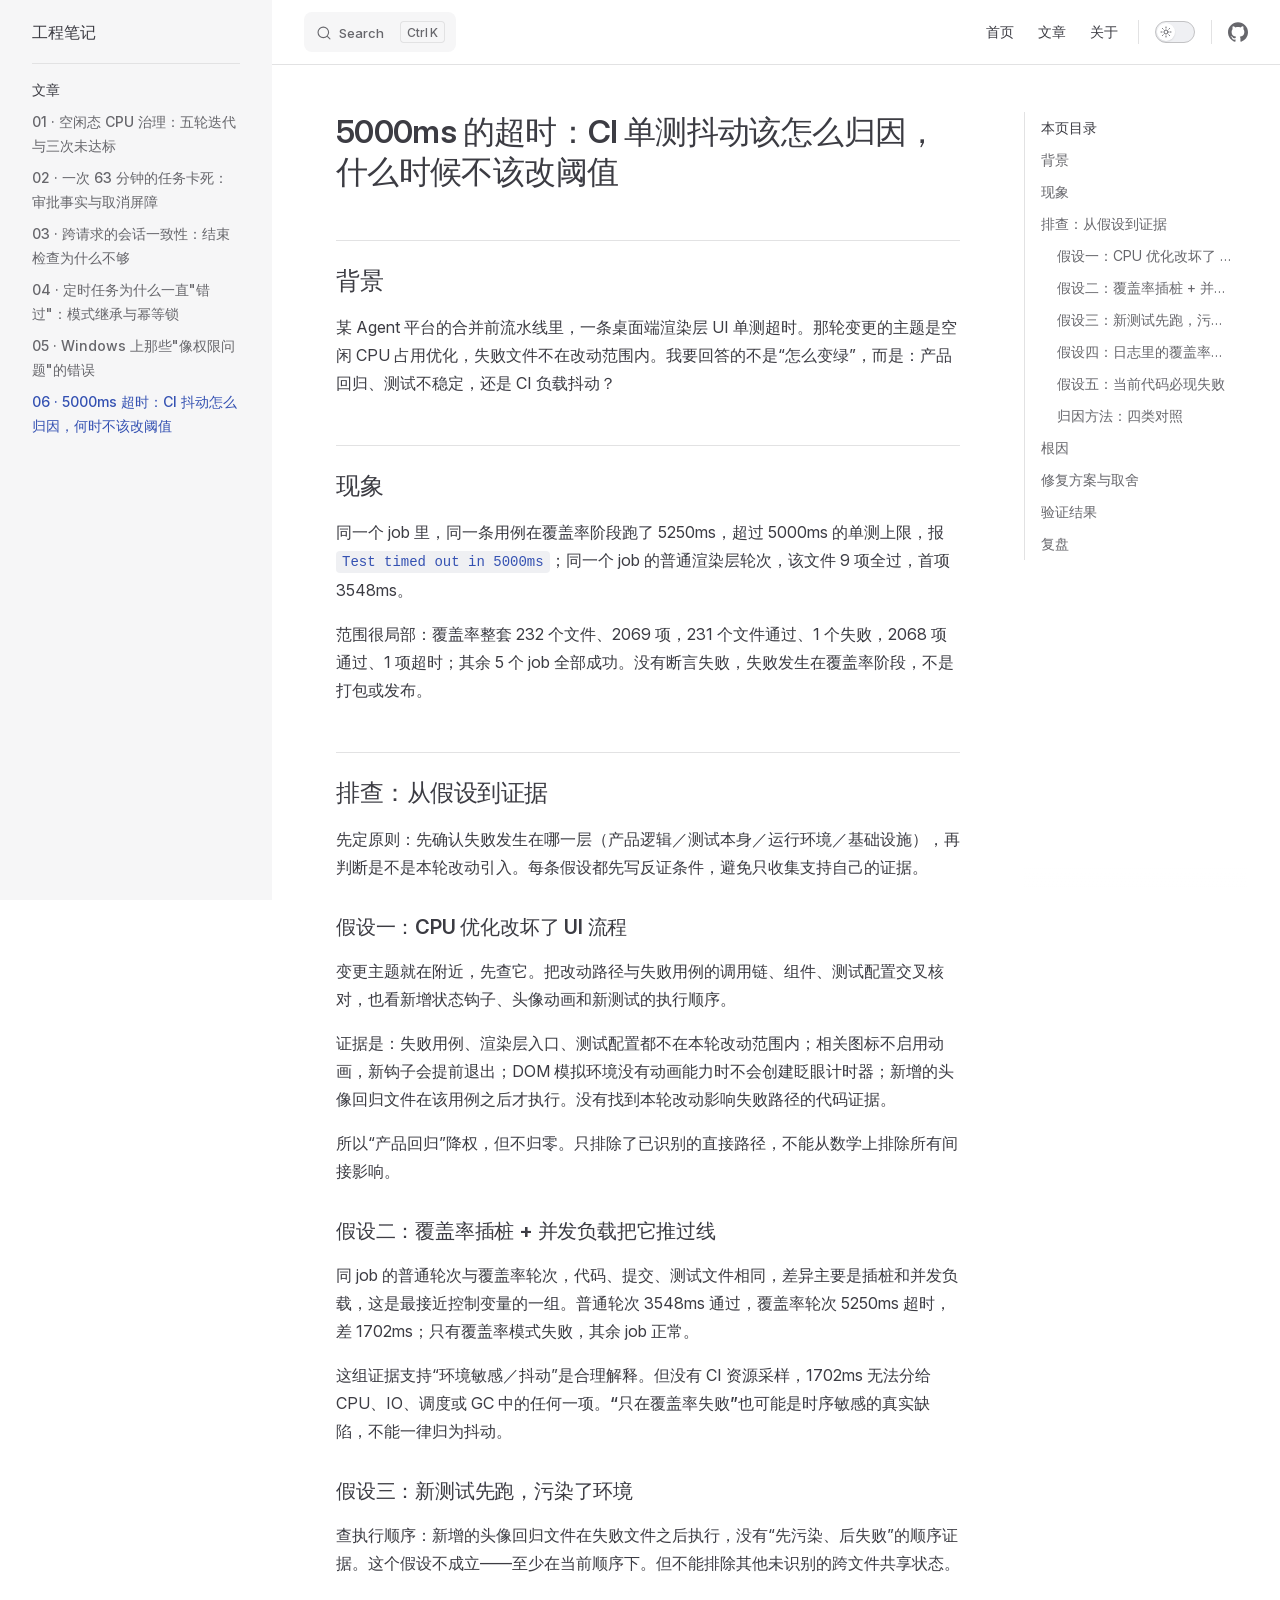
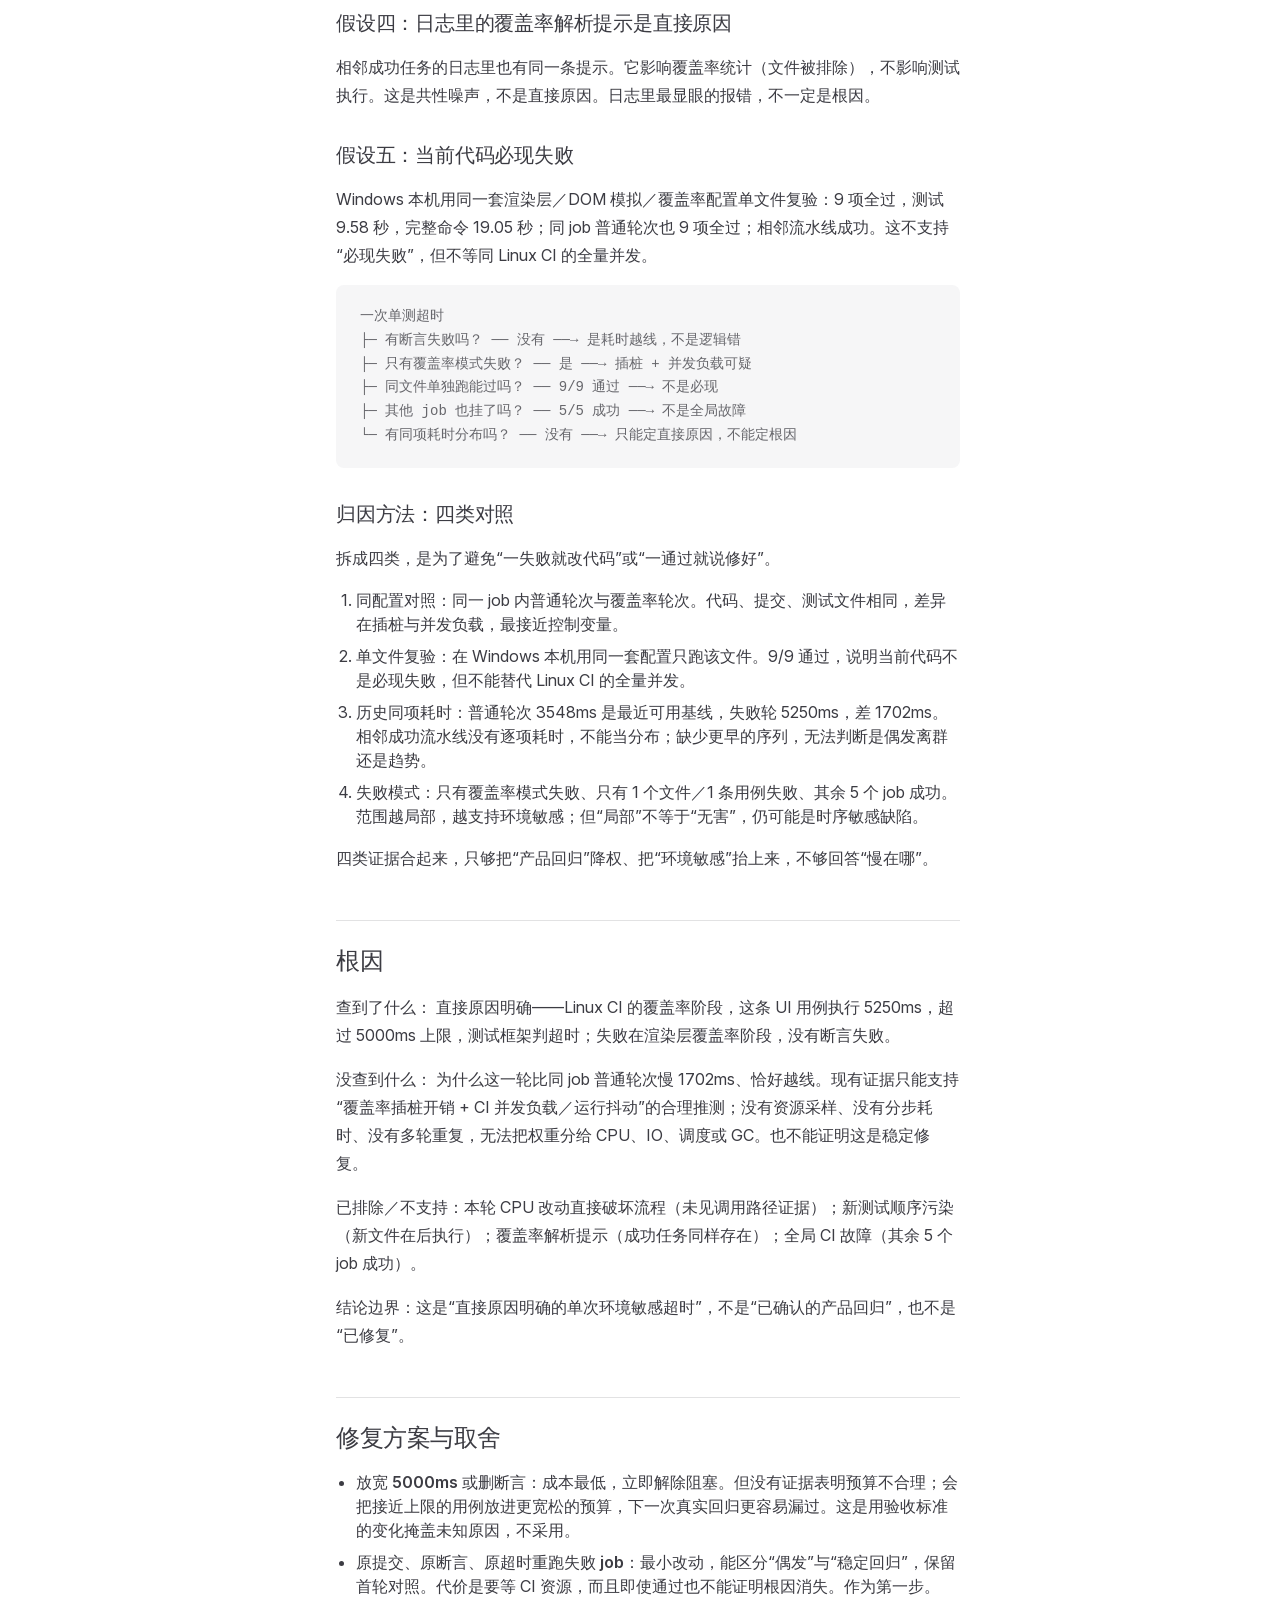
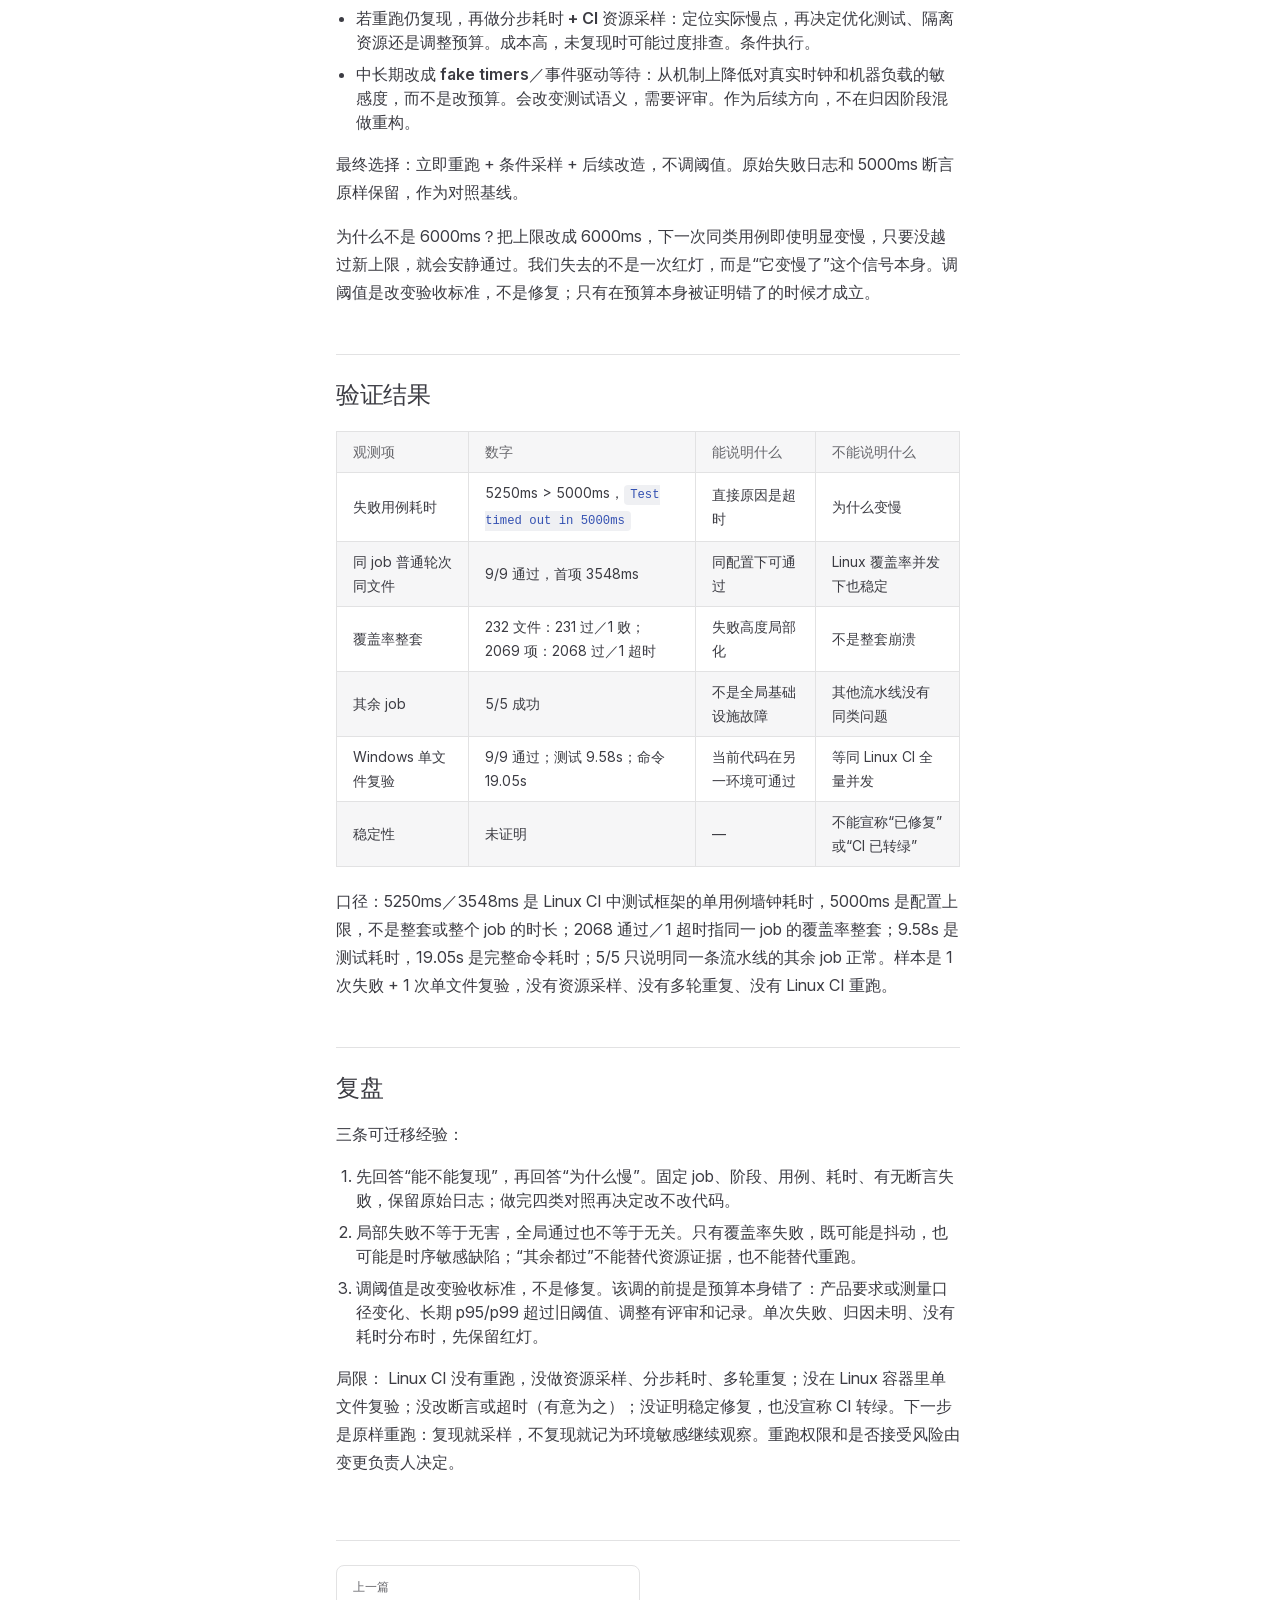
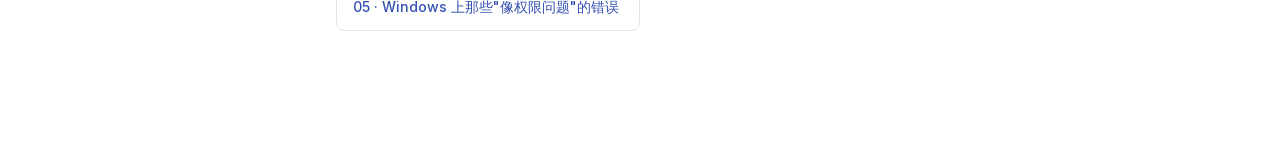
<file: posts/ci-flake.html>
<!DOCTYPE html>
<html lang="zh-CN" dir="ltr">
  <head>
    <meta charset="utf-8">
    <meta name="viewport" content="width=device-width,initial-scale=1">
    <title>5000ms 的超时：CI 单测抖动该怎么归因，什么时候不该改阈值 | 工程笔记</title>
    <meta name="description" content="同一个 job、同一项测试，覆盖率模式 5250ms 超时、普通轮次 3548ms 通过。直接原因是超时，但把它改成 6000ms 会让下一次真正的回归失去信号。">
    <meta name="generator" content="VitePress v1.6.4">
    <link rel="preload stylesheet" href="/assets/style.BF3RROt7.css" as="style">
    <link rel="preload stylesheet" href="/vp-icons.css" as="style">
    
    <script type="module" src="/assets/app.DU8kRzN_.js"></script>
    <link rel="preload" href="/assets/inter-roman-latin.Di8DUHzh.woff2" as="font" type="font/woff2" crossorigin="">
    <link rel="modulepreload" href="/assets/chunks/theme.DStk2ICR.js">
    <link rel="modulepreload" href="/assets/chunks/framework.CdvW4CUT.js">
    <link rel="modulepreload" href="/assets/posts_ci-flake.md.oD-Hv32V.lean.js">
    <script id="check-dark-mode">(()=>{const e=localStorage.getItem("vitepress-theme-appearance")||"auto",a=window.matchMedia("(prefers-color-scheme: dark)").matches;(!e||e==="auto"?a:e==="dark")&&document.documentElement.classList.add("dark")})();</script>
    <script id="check-mac-os">document.documentElement.classList.toggle("mac",/Mac|iPhone|iPod|iPad/i.test(navigator.platform));</script>
  </head>
  <body>
    <div id="app"><div class="Layout" data-v-23d3647c><!--[--><!--]--><!--[--><span tabindex="-1" data-v-47646c77></span><a href="#VPContent" class="VPSkipLink visually-hidden" data-v-47646c77>Skip to content</a><!--]--><!----><header class="VPNav" data-v-23d3647c data-v-122469fb><div class="VPNavBar" data-v-122469fb data-v-e3878854><div class="wrapper" data-v-e3878854><div class="container" data-v-e3878854><div class="title" data-v-e3878854><div class="VPNavBarTitle has-sidebar" data-v-e3878854 data-v-dbf7ba2f><a class="title" href="/" data-v-dbf7ba2f><!--[--><!--]--><!----><span data-v-dbf7ba2f>工程笔记</span><!--[--><!--]--></a></div></div><div class="content" data-v-e3878854><div class="content-body" data-v-e3878854><!--[--><!--]--><div class="VPNavBarSearch search" data-v-e3878854><!--[--><!----><div id="local-search"><button type="button" class="DocSearch DocSearch-Button" aria-label="Search"><span class="DocSearch-Button-Container"><span class="vp-icon DocSearch-Search-Icon"></span><span class="DocSearch-Button-Placeholder">Search</span></span><span class="DocSearch-Button-Keys"><kbd class="DocSearch-Button-Key"></kbd><kbd class="DocSearch-Button-Key">K</kbd></span></button></div><!--]--></div><nav aria-labelledby="main-nav-aria-label" class="VPNavBarMenu menu" data-v-e3878854 data-v-efbd467d><span id="main-nav-aria-label" class="visually-hidden" data-v-efbd467d> Main Navigation </span><!--[--><!--[--><a class="VPLink link VPNavBarMenuLink" href="/" tabindex="0" data-v-efbd467d data-v-8346122e><!--[--><span data-v-8346122e>首页</span><!--]--></a><!--]--><!--[--><a class="VPLink link VPNavBarMenuLink" href="/posts/" tabindex="0" data-v-efbd467d data-v-8346122e><!--[--><span data-v-8346122e>文章</span><!--]--></a><!--]--><!--[--><a class="VPLink link VPNavBarMenuLink" href="/about.html" tabindex="0" data-v-efbd467d data-v-8346122e><!--[--><span data-v-8346122e>关于</span><!--]--></a><!--]--><!--]--></nav><!----><div class="VPNavBarAppearance appearance" data-v-e3878854 data-v-1b30f8f7><button class="VPSwitch VPSwitchAppearance" type="button" role="switch" title aria-checked="false" data-v-1b30f8f7 data-v-a3183cc6 data-v-36e1c55a><span class="check" data-v-36e1c55a><span class="icon" data-v-36e1c55a><!--[--><span class="vpi-sun sun" data-v-a3183cc6></span><span class="vpi-moon moon" data-v-a3183cc6></span><!--]--></span></span></button></div><div class="VPSocialLinks VPNavBarSocialLinks social-links" data-v-e3878854 data-v-f0b86de2 data-v-92f52e1f><!--[--><a class="VPSocialLink no-icon" href="https://github.com/Patrickation" aria-label="github" target="_blank" rel="noopener" data-v-92f52e1f data-v-0191b477><span class="vpi-social-github"></span></a><!--]--></div><div class="VPFlyout VPNavBarExtra extra" data-v-e3878854 data-v-7614e1cc data-v-5b1ce1bb><button type="button" class="button" aria-haspopup="true" aria-expanded="false" aria-label="extra navigation" data-v-5b1ce1bb><span class="vpi-more-horizontal icon" data-v-5b1ce1bb></span></button><div class="menu" data-v-5b1ce1bb><div class="VPMenu" data-v-5b1ce1bb data-v-d6874b0e><!----><!--[--><!--[--><!----><div class="group" data-v-7614e1cc><div class="item appearance" data-v-7614e1cc><p class="label" data-v-7614e1cc>主题</p><div class="appearance-action" data-v-7614e1cc><button class="VPSwitch VPSwitchAppearance" type="button" role="switch" title aria-checked="false" data-v-7614e1cc data-v-a3183cc6 data-v-36e1c55a><span class="check" data-v-36e1c55a><span class="icon" data-v-36e1c55a><!--[--><span class="vpi-sun sun" data-v-a3183cc6></span><span class="vpi-moon moon" data-v-a3183cc6></span><!--]--></span></span></button></div></div></div><div class="group" data-v-7614e1cc><div class="item social-links" data-v-7614e1cc><div class="VPSocialLinks social-links-list" data-v-7614e1cc data-v-92f52e1f><!--[--><a class="VPSocialLink no-icon" href="https://github.com/Patrickation" aria-label="github" target="_blank" rel="noopener" data-v-92f52e1f data-v-0191b477><span class="vpi-social-github"></span></a><!--]--></div></div></div><!--]--><!--]--></div></div></div><!--[--><!--]--><button type="button" class="VPNavBarHamburger hamburger" aria-label="mobile navigation" aria-expanded="false" aria-controls="VPNavScreen" data-v-e3878854 data-v-0aa13764><span class="container" data-v-0aa13764><span class="top" data-v-0aa13764></span><span class="middle" data-v-0aa13764></span><span class="bottom" data-v-0aa13764></span></span></button></div></div></div></div><div class="divider" data-v-e3878854><div class="divider-line" data-v-e3878854></div></div></div><!----></header><div class="VPLocalNav has-sidebar empty" data-v-23d3647c data-v-3c344fd2><div class="container" data-v-3c344fd2><button class="menu" aria-expanded="false" aria-controls="VPSidebarNav" data-v-3c344fd2><span class="vpi-align-left menu-icon" data-v-3c344fd2></span><span class="menu-text" data-v-3c344fd2>目录</span></button><div class="VPLocalNavOutlineDropdown" style="--vp-vh:0px;" data-v-3c344fd2 data-v-39564c84><button data-v-39564c84>回到顶部</button><!----></div></div></div><aside class="VPSidebar" data-v-23d3647c data-v-5a74c653><div class="curtain" data-v-5a74c653></div><nav class="nav" id="VPSidebarNav" aria-labelledby="sidebar-aria-label" tabindex="-1" data-v-5a74c653><span class="visually-hidden" id="sidebar-aria-label" data-v-5a74c653> Sidebar Navigation </span><!--[--><!--]--><!--[--><div class="no-transition group" data-v-d8b7b0aa><section class="VPSidebarItem level-0 has-active" data-v-d8b7b0aa data-v-7ae1ddbd><div class="item" role="button" tabindex="0" data-v-7ae1ddbd><div class="indicator" data-v-7ae1ddbd></div><h2 class="text" data-v-7ae1ddbd>文章</h2><!----></div><div class="items" data-v-7ae1ddbd><!--[--><div class="VPSidebarItem level-1 is-link" data-v-7ae1ddbd><div class="item" data-v-7ae1ddbd><div class="indicator" data-v-7ae1ddbd></div><a class="VPLink link link" href="/posts/idle-cpu.html" data-v-7ae1ddbd><!--[--><p class="text" data-v-7ae1ddbd>01 · 空闲态 CPU 治理：五轮迭代与三次未达标</p><!--]--></a><!----></div><!----></div><div class="VPSidebarItem level-1 is-link" data-v-7ae1ddbd><div class="item" data-v-7ae1ddbd><div class="indicator" data-v-7ae1ddbd></div><a class="VPLink link link" href="/posts/approval-deadlock.html" data-v-7ae1ddbd><!--[--><p class="text" data-v-7ae1ddbd>02 · 一次 63 分钟的任务卡死：审批事实与取消屏障</p><!--]--></a><!----></div><!----></div><div class="VPSidebarItem level-1 is-link" data-v-7ae1ddbd><div class="item" data-v-7ae1ddbd><div class="indicator" data-v-7ae1ddbd></div><a class="VPLink link link" href="/posts/session-consistency.html" data-v-7ae1ddbd><!--[--><p class="text" data-v-7ae1ddbd>03 · 跨请求的会话一致性：结束检查为什么不够</p><!--]--></a><!----></div><!----></div><div class="VPSidebarItem level-1 is-link" data-v-7ae1ddbd><div class="item" data-v-7ae1ddbd><div class="indicator" data-v-7ae1ddbd></div><a class="VPLink link link" href="/posts/scheduled-mode.html" data-v-7ae1ddbd><!--[--><p class="text" data-v-7ae1ddbd>04 · 定时任务为什么一直"错过"：模式继承与幂等锁</p><!--]--></a><!----></div><!----></div><div class="VPSidebarItem level-1 is-link" data-v-7ae1ddbd><div class="item" data-v-7ae1ddbd><div class="indicator" data-v-7ae1ddbd></div><a class="VPLink link link" href="/posts/windows-platform.html" data-v-7ae1ddbd><!--[--><p class="text" data-v-7ae1ddbd>05 · Windows 上那些"像权限问题"的错误</p><!--]--></a><!----></div><!----></div><div class="VPSidebarItem level-1 is-link" data-v-7ae1ddbd><div class="item" data-v-7ae1ddbd><div class="indicator" data-v-7ae1ddbd></div><a class="VPLink link link" href="/posts/ci-flake.html" data-v-7ae1ddbd><!--[--><p class="text" data-v-7ae1ddbd>06 · 5000ms 超时：CI 抖动怎么归因，何时不该改阈值</p><!--]--></a><!----></div><!----></div><!--]--></div></section></div><!--]--><!--[--><!--]--></nav></aside><div class="VPContent has-sidebar" id="VPContent" data-v-23d3647c data-v-72119762><div class="VPDoc has-sidebar has-aside" data-v-72119762 data-v-6950e282><!--[--><!--]--><div class="container" data-v-6950e282><div class="aside" data-v-6950e282><div class="aside-curtain" data-v-6950e282></div><div class="aside-container" data-v-6950e282><div class="aside-content" data-v-6950e282><div class="VPDocAside" data-v-6950e282 data-v-35a3cbc0><!--[--><!--]--><!--[--><!--]--><nav aria-labelledby="doc-outline-aria-label" class="VPDocAsideOutline" data-v-35a3cbc0 data-v-3972044b><div class="content" data-v-3972044b><div class="outline-marker" data-v-3972044b></div><div aria-level="2" class="outline-title" id="doc-outline-aria-label" role="heading" data-v-3972044b>本页目录</div><ul class="VPDocOutlineItem root" data-v-3972044b data-v-fa11da18><!--[--><!--]--></ul></div></nav><!--[--><!--]--><div class="spacer" data-v-35a3cbc0></div><!--[--><!--]--><!----><!--[--><!--]--><!--[--><!--]--></div></div></div></div><div class="content" data-v-6950e282><div class="content-container" data-v-6950e282><!--[--><!--]--><main class="main" data-v-6950e282><div style="position:relative;" class="vp-doc _posts_ci-flake" data-v-6950e282><div><h1 id="_5000ms-的超时-ci-单测抖动该怎么归因-什么时候不该改阈值" tabindex="-1">5000ms 的超时：CI 单测抖动该怎么归因，什么时候不该改阈值 <a class="header-anchor" href="#_5000ms-的超时-ci-单测抖动该怎么归因-什么时候不该改阈值" aria-label="Permalink to &quot;5000ms 的超时：CI 单测抖动该怎么归因，什么时候不该改阈值&quot;">​</a></h1><h2 id="背景" tabindex="-1">背景 <a class="header-anchor" href="#背景" aria-label="Permalink to &quot;背景&quot;">​</a></h2><p>某 Agent 平台的合并前流水线里，一条桌面端渲染层 UI 单测超时。那轮变更的主题是空闲 CPU 占用优化，失败文件不在改动范围内。我要回答的不是“怎么变绿”，而是：产品回归、测试不稳定，还是 CI 负载抖动？</p><h2 id="现象" tabindex="-1">现象 <a class="header-anchor" href="#现象" aria-label="Permalink to &quot;现象&quot;">​</a></h2><p>同一个 job 里，同一条用例在覆盖率阶段跑了 5250ms，超过 5000ms 的单测上限，报 <code>Test timed out in 5000ms</code>；同一个 job 的普通渲染层轮次，该文件 9 项全过，首项 3548ms。</p><p>范围很局部：覆盖率整套 232 个文件、2069 项，231 个文件通过、1 个失败，2068 项通过、1 项超时；其余 5 个 job 全部成功。没有断言失败，失败发生在覆盖率阶段，不是打包或发布。</p><h2 id="排查-从假设到证据" tabindex="-1">排查：从假设到证据 <a class="header-anchor" href="#排查-从假设到证据" aria-label="Permalink to &quot;排查：从假设到证据&quot;">​</a></h2><p>先定原则：先确认失败发生在哪一层（产品逻辑／测试本身／运行环境／基础设施），再判断是不是本轮改动引入。每条假设都先写反证条件，避免只收集支持自己的证据。</p><h3 id="假设一-cpu-优化改坏了-ui-流程" tabindex="-1">假设一：CPU 优化改坏了 UI 流程 <a class="header-anchor" href="#假设一-cpu-优化改坏了-ui-流程" aria-label="Permalink to &quot;假设一：CPU 优化改坏了 UI 流程&quot;">​</a></h3><p>变更主题就在附近，先查它。把改动路径与失败用例的调用链、组件、测试配置交叉核对，也看新增状态钩子、头像动画和新测试的执行顺序。</p><p>证据是：失败用例、渲染层入口、测试配置都不在本轮改动范围内；相关图标不启用动画，新钩子会提前退出；DOM 模拟环境没有动画能力时不会创建眨眼计时器；新增的头像回归文件在该用例之后才执行。没有找到本轮改动影响失败路径的代码证据。</p><p>所以“产品回归”降权，但不归零。只排除了已识别的直接路径，不能从数学上排除所有间接影响。</p><h3 id="假设二-覆盖率插桩-并发负载把它推过线" tabindex="-1">假设二：覆盖率插桩 + 并发负载把它推过线 <a class="header-anchor" href="#假设二-覆盖率插桩-并发负载把它推过线" aria-label="Permalink to &quot;假设二：覆盖率插桩 + 并发负载把它推过线&quot;">​</a></h3><p>同 job 的普通轮次与覆盖率轮次，代码、提交、测试文件相同，差异主要是插桩和并发负载，这是最接近控制变量的一组。普通轮次 3548ms 通过，覆盖率轮次 5250ms 超时，差 1702ms；只有覆盖率模式失败，其余 job 正常。</p><p>这组证据支持“环境敏感／抖动”是合理解释。但没有 CI 资源采样，1702ms 无法分给 CPU、IO、调度或 GC 中的任何一项。<strong>“只在覆盖率失败”也可能是时序敏感的真实缺陷</strong>，不能一律归为抖动。</p><h3 id="假设三-新测试先跑-污染了环境" tabindex="-1">假设三：新测试先跑，污染了环境 <a class="header-anchor" href="#假设三-新测试先跑-污染了环境" aria-label="Permalink to &quot;假设三：新测试先跑，污染了环境&quot;">​</a></h3><p>查执行顺序：新增的头像回归文件在失败文件之后执行，没有“先污染、后失败”的顺序证据。这个假设不成立——至少在当前顺序下。但不能排除其他未识别的跨文件共享状态。</p><h3 id="假设四-日志里的覆盖率解析提示是直接原因" tabindex="-1">假设四：日志里的覆盖率解析提示是直接原因 <a class="header-anchor" href="#假设四-日志里的覆盖率解析提示是直接原因" aria-label="Permalink to &quot;假设四：日志里的覆盖率解析提示是直接原因&quot;">​</a></h3><p>相邻成功任务的日志里也有同一条提示。它影响覆盖率统计（文件被排除），不影响测试执行。这是共性噪声，不是直接原因。<strong>日志里最显眼的报错，不一定是根因。</strong></p><h3 id="假设五-当前代码必现失败" tabindex="-1">假设五：当前代码必现失败 <a class="header-anchor" href="#假设五-当前代码必现失败" aria-label="Permalink to &quot;假设五：当前代码必现失败&quot;">​</a></h3><p>Windows 本机用同一套渲染层／DOM 模拟／覆盖率配置单文件复验：9 项全过，测试 9.58 秒，完整命令 19.05 秒；同 job 普通轮次也 9 项全过；相邻流水线成功。这不支持“必现失败”，但不等同 Linux CI 的全量并发。</p><div class="language- vp-adaptive-theme"><button title="Copy Code" class="copy"></button><span class="lang"></span><pre class="shiki shiki-themes github-light github-dark vp-code" tabindex="0"><code><span class="line"><span>一次单测超时</span></span>
<span class="line"><span>├─ 有断言失败吗？ ── 没有 ──→ 是耗时越线，不是逻辑错</span></span>
<span class="line"><span>├─ 只有覆盖率模式失败？ ── 是 ──→ 插桩 + 并发负载可疑</span></span>
<span class="line"><span>├─ 同文件单独跑能过吗？ ── 9/9 通过 ──→ 不是必现</span></span>
<span class="line"><span>├─ 其他 job 也挂了吗？ ── 5/5 成功 ──→ 不是全局故障</span></span>
<span class="line"><span>└─ 有同项耗时分布吗？ ── 没有 ──→ 只能定直接原因，不能定根因</span></span></code></pre></div><h3 id="归因方法-四类对照" tabindex="-1">归因方法：四类对照 <a class="header-anchor" href="#归因方法-四类对照" aria-label="Permalink to &quot;归因方法：四类对照&quot;">​</a></h3><p>拆成四类，是为了避免“一失败就改代码”或“一通过就说修好”。</p><ol><li><strong>同配置对照</strong>：同一 job 内普通轮次与覆盖率轮次。代码、提交、测试文件相同，差异在插桩与并发负载，最接近控制变量。</li><li><strong>单文件复验</strong>：在 Windows 本机用同一套配置只跑该文件。9/9 通过，说明当前代码不是必现失败，但不能替代 Linux CI 的全量并发。</li><li><strong>历史同项耗时</strong>：普通轮次 3548ms 是最近可用基线，失败轮 5250ms，差 1702ms。相邻成功流水线没有逐项耗时，不能当分布；缺少更早的序列，无法判断是偶发离群还是趋势。</li><li><strong>失败模式</strong>：只有覆盖率模式失败、只有 1 个文件／1 条用例失败、其余 5 个 job 成功。范围越局部，越支持环境敏感；但“局部”不等于“无害”，仍可能是时序敏感缺陷。</li></ol><p>四类证据合起来，只够把“产品回归”降权、把“环境敏感”抬上来，不够回答“慢在哪”。</p><h2 id="根因" tabindex="-1">根因 <a class="header-anchor" href="#根因" aria-label="Permalink to &quot;根因&quot;">​</a></h2><p><strong>查到了什么：</strong> 直接原因明确——Linux CI 的覆盖率阶段，这条 UI 用例执行 5250ms，超过 5000ms 上限，测试框架判超时；失败在渲染层覆盖率阶段，没有断言失败。</p><p><strong>没查到什么：</strong> 为什么这一轮比同 job 普通轮次慢 1702ms、恰好越线。现有证据只能支持“覆盖率插桩开销 + CI 并发负载／运行抖动”的合理推测；没有资源采样、没有分步耗时、没有多轮重复，无法把权重分给 CPU、IO、调度或 GC。也不能证明这是稳定修复。</p><p>已排除／不支持：本轮 CPU 改动直接破坏流程（未见调用路径证据）；新测试顺序污染（新文件在后执行）；覆盖率解析提示（成功任务同样存在）；全局 CI 故障（其余 5 个 job 成功）。</p><p>结论边界：这是“直接原因明确的单次环境敏感超时”，不是“已确认的产品回归”，也不是“已修复”。</p><h2 id="修复方案与取舍" tabindex="-1">修复方案与取舍 <a class="header-anchor" href="#修复方案与取舍" aria-label="Permalink to &quot;修复方案与取舍&quot;">​</a></h2><ul><li><strong>放宽 5000ms 或删断言</strong>：成本最低，立即解除阻塞。但没有证据表明预算不合理；会把接近上限的用例放进更宽松的预算，下一次真实回归更容易漏过。这是用验收标准的变化掩盖未知原因，不采用。</li><li><strong>原提交、原断言、原超时重跑失败 job</strong>：最小改动，能区分“偶发”与“稳定回归”，保留首轮对照。代价是要等 CI 资源，而且即使通过也不能证明根因消失。作为第一步。</li><li><strong>若重跑仍复现，再做分步耗时 + CI 资源采样</strong>：定位实际慢点，再决定优化测试、隔离资源还是调整预算。成本高，未复现时可能过度排查。条件执行。</li><li><strong>中长期改成 fake timers／事件驱动等待</strong>：从机制上降低对真实时钟和机器负载的敏感度，而不是改预算。会改变测试语义，需要评审。作为后续方向，不在归因阶段混做重构。</li></ul><p>最终选择：立即重跑 + 条件采样 + 后续改造，不调阈值。原始失败日志和 5000ms 断言原样保留，作为对照基线。</p><p>为什么不是 6000ms？把上限改成 6000ms，下一次同类用例即使明显变慢，只要没越过新上限，就会安静通过。我们失去的不是一次红灯，而是“它变慢了”这个信号本身。调阈值是改变验收标准，不是修复；只有在预算本身被证明错了的时候才成立。</p><h2 id="验证结果" tabindex="-1">验证结果 <a class="header-anchor" href="#验证结果" aria-label="Permalink to &quot;验证结果&quot;">​</a></h2><table tabindex="0"><thead><tr><th>观测项</th><th>数字</th><th>能说明什么</th><th>不能说明什么</th></tr></thead><tbody><tr><td>失败用例耗时</td><td>5250ms &gt; 5000ms，<code>Test timed out in 5000ms</code></td><td>直接原因是超时</td><td>为什么变慢</td></tr><tr><td>同 job 普通轮次同文件</td><td>9/9 通过，首项 3548ms</td><td>同配置下可通过</td><td>Linux 覆盖率并发下也稳定</td></tr><tr><td>覆盖率整套</td><td>232 文件：231 过／1 败；2069 项：2068 过／1 超时</td><td>失败高度局部化</td><td>不是整套崩溃</td></tr><tr><td>其余 job</td><td>5/5 成功</td><td>不是全局基础设施故障</td><td>其他流水线没有同类问题</td></tr><tr><td>Windows 单文件复验</td><td>9/9 通过；测试 9.58s；命令 19.05s</td><td>当前代码在另一环境可通过</td><td>等同 Linux CI 全量并发</td></tr><tr><td>稳定性</td><td>未证明</td><td>—</td><td>不能宣称“已修复”或“CI 已转绿”</td></tr></tbody></table><p>口径：5250ms／3548ms 是 Linux CI 中测试框架的单用例墙钟耗时，5000ms 是配置上限，不是整套或整个 job 的时长；2068 通过／1 超时指同一 job 的覆盖率整套；9.58s 是测试耗时，19.05s 是完整命令耗时；5/5 只说明同一条流水线的其余 job 正常。样本是 1 次失败 + 1 次单文件复验，没有资源采样、没有多轮重复、没有 Linux CI 重跑。</p><h2 id="复盘" tabindex="-1">复盘 <a class="header-anchor" href="#复盘" aria-label="Permalink to &quot;复盘&quot;">​</a></h2><p><strong>三条可迁移经验：</strong></p><ol><li>先回答“能不能复现”，再回答“为什么慢”。固定 job、阶段、用例、耗时、有无断言失败，保留原始日志；做完四类对照再决定改不改代码。</li><li>局部失败不等于无害，全局通过也不等于无关。只有覆盖率失败，既可能是抖动，也可能是时序敏感缺陷；“其余都过”不能替代资源证据，也不能替代重跑。</li><li>调阈值是改变验收标准，不是修复。该调的前提是预算本身错了：产品要求或测量口径变化、长期 p95/p99 超过旧阈值、调整有评审和记录。单次失败、归因未明、没有耗时分布时，先保留红灯。</li></ol><p><strong>局限：</strong> Linux CI 没有重跑，没做资源采样、分步耗时、多轮重复；没在 Linux 容器里单文件复验；没改断言或超时（有意为之）；没证明稳定修复，也没宣称 CI 转绿。下一步是原样重跑：复现就采样，不复现就记为环境敏感继续观察。重跑权限和是否接受风险由变更负责人决定。</p></div></div></main><footer class="VPDocFooter" data-v-6950e282 data-v-d961256a><!--[--><!--]--><!----><nav class="prev-next" aria-labelledby="doc-footer-aria-label" data-v-d961256a><span class="visually-hidden" id="doc-footer-aria-label" data-v-d961256a>Pager</span><div class="pager" data-v-d961256a><a class="VPLink link pager-link prev" href="/posts/windows-platform.html" data-v-d961256a><!--[--><span class="desc" data-v-d961256a>上一篇</span><span class="title" data-v-d961256a>05 · Windows 上那些"像权限问题"的错误</span><!--]--></a></div><div class="pager" data-v-d961256a><!----></div></nav></footer><!--[--><!--]--></div></div></div><!--[--><!--]--></div></div><footer class="VPFooter has-sidebar" data-v-23d3647c data-v-b798003b><div class="container" data-v-b798003b><p class="message" data-v-b798003b>个人技术笔记 · 内容已脱敏，不涉及任何公司内部信息</p><p class="copyright" data-v-b798003b>Copyright © 2026</p></div></footer><!--[--><!--]--></div></div>
    <script>window.__VP_HASH_MAP__=JSON.parse("{\"about.md\":\"7A_0hznw\",\"index.md\":\"PmJ8zPJd\",\"posts_approval-deadlock.md\":\"B5w6FD8e\",\"posts_ci-flake.md\":\"oD-Hv32V\",\"posts_idle-cpu.md\":\"CBXOE2GF\",\"posts_index.md\":\"D09-T86X\",\"posts_scheduled-mode.md\":\"BSNxFid9\",\"posts_session-consistency.md\":\"DjXEzpgr\",\"posts_windows-platform.md\":\"DbSO-Skl\"}");window.__VP_SITE_DATA__=JSON.parse("{\"lang\":\"zh-CN\",\"dir\":\"ltr\",\"title\":\"工程笔记\",\"description\":\"Agent 工程、性能排查、分布式一致性与质量工程的实践记录\",\"base\":\"/\",\"head\":[],\"router\":{\"prefetchLinks\":true},\"appearance\":true,\"themeConfig\":{\"nav\":[{\"text\":\"首页\",\"link\":\"/\"},{\"text\":\"文章\",\"link\":\"/posts/\"},{\"text\":\"关于\",\"link\":\"/about\"}],\"sidebar\":{\"/posts/\":[{\"text\":\"文章\",\"items\":[{\"text\":\"01 · 空闲态 CPU 治理：五轮迭代与三次未达标\",\"link\":\"/posts/idle-cpu\"},{\"text\":\"02 · 一次 63 分钟的任务卡死：审批事实与取消屏障\",\"link\":\"/posts/approval-deadlock\"},{\"text\":\"03 · 跨请求的会话一致性：结束检查为什么不够\",\"link\":\"/posts/session-consistency\"},{\"text\":\"04 · 定时任务为什么一直\\\"错过\\\"：模式继承与幂等锁\",\"link\":\"/posts/scheduled-mode\"},{\"text\":\"05 · Windows 上那些\\\"像权限问题\\\"的错误\",\"link\":\"/posts/windows-platform\"},{\"text\":\"06 · 5000ms 超时：CI 抖动怎么归因，何时不该改阈值\",\"link\":\"/posts/ci-flake\"}]}]},\"outline\":{\"level\":[2,3],\"label\":\"本页目录\"},\"search\":{\"provider\":\"local\"},\"docFooter\":{\"prev\":\"上一篇\",\"next\":\"下一篇\"},\"returnToTopLabel\":\"回到顶部\",\"sidebarMenuLabel\":\"目录\",\"darkModeSwitchLabel\":\"主题\",\"footer\":{\"message\":\"个人技术笔记 · 内容已脱敏，不涉及任何公司内部信息\",\"copyright\":\"Copyright © 2026\"},\"socialLinks\":[{\"icon\":\"github\",\"link\":\"https://github.com/Patrickation\"}]},\"locales\":{},\"scrollOffset\":134,\"cleanUrls\":false}");</script>
    
  </body>
</html>
</file>
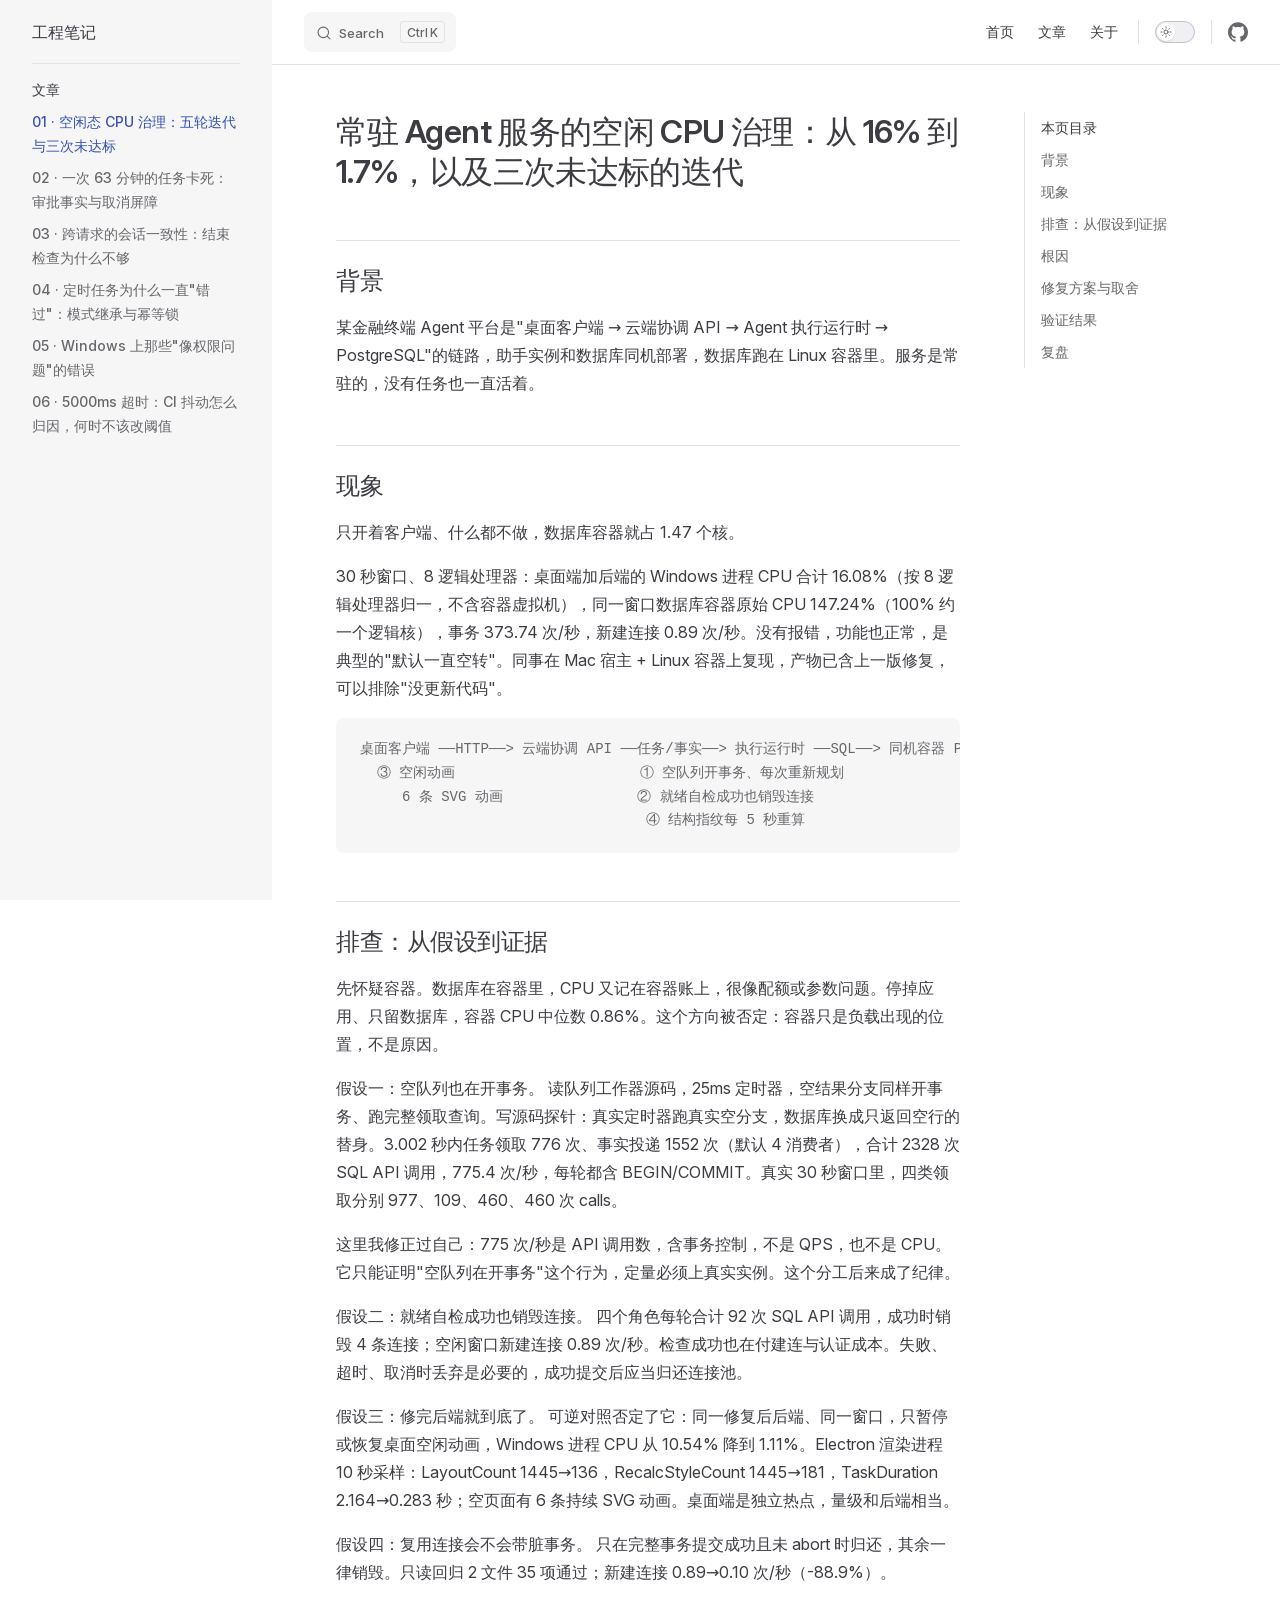
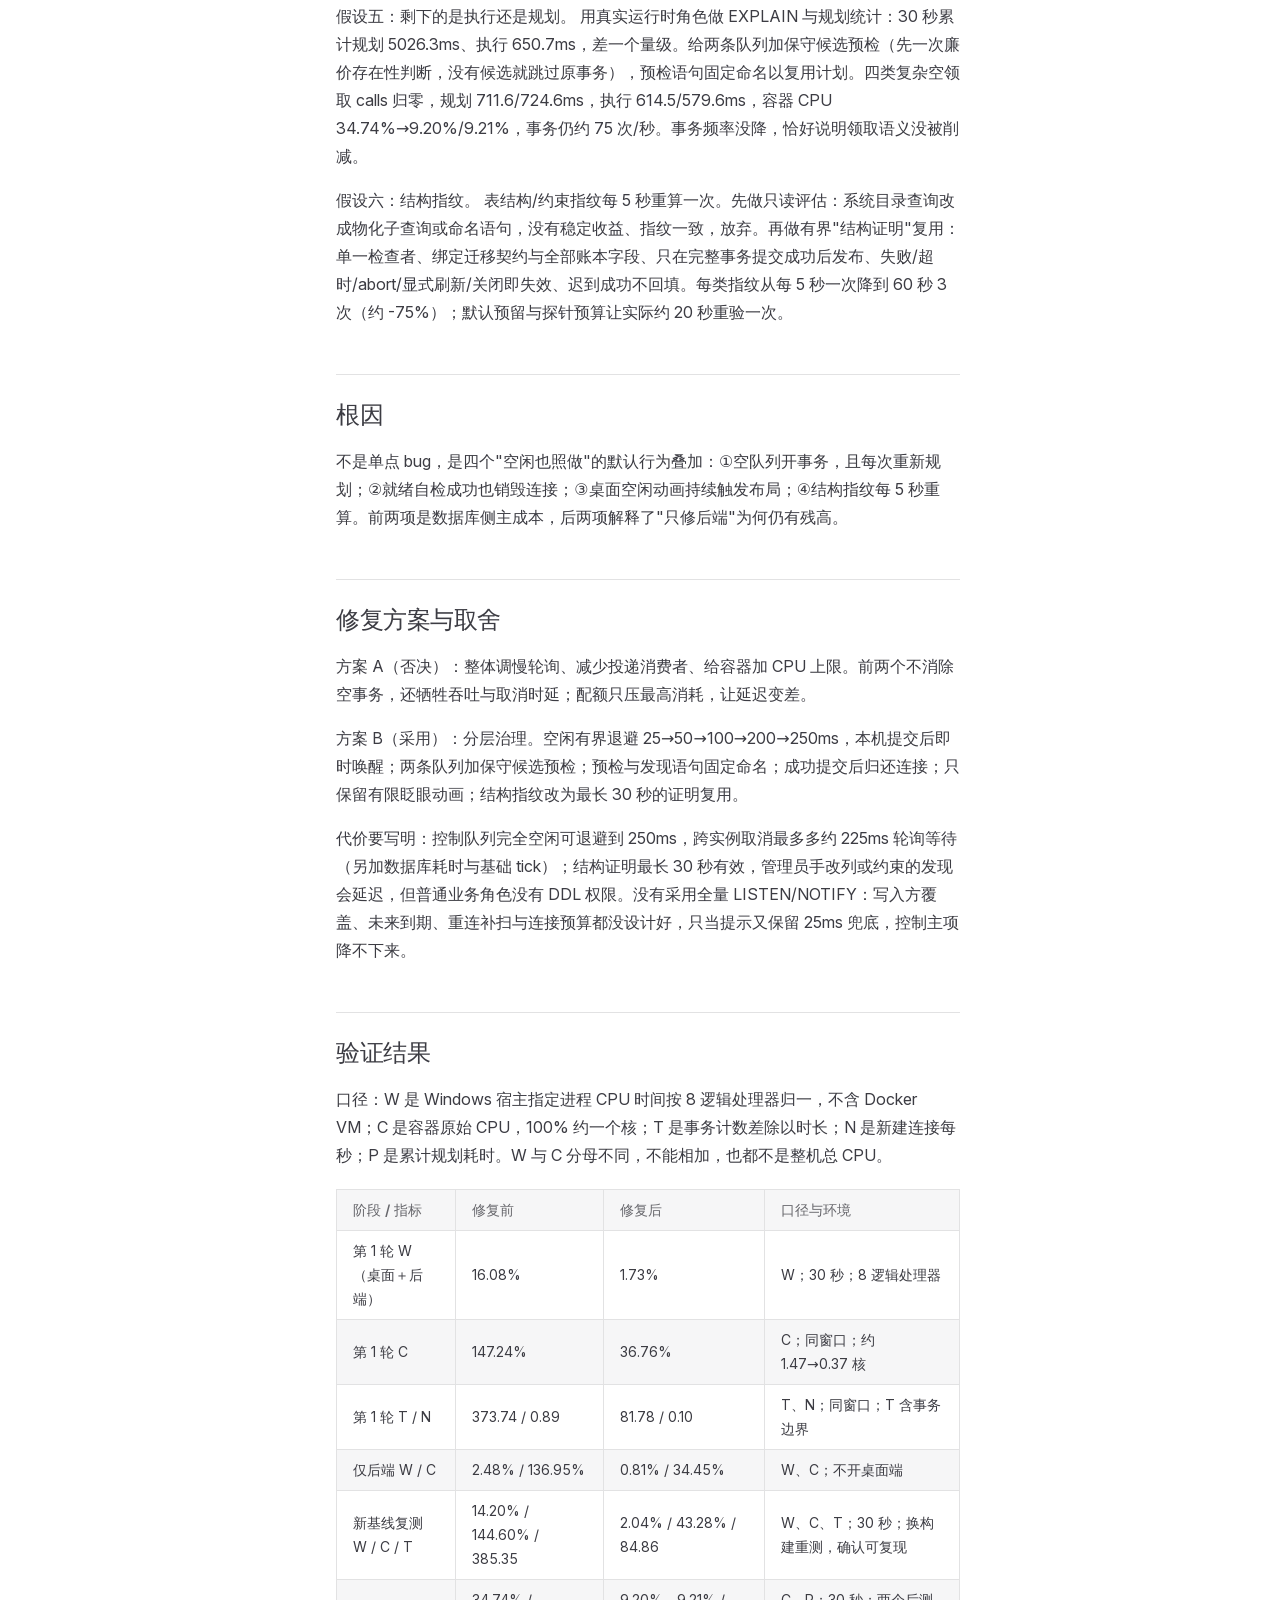
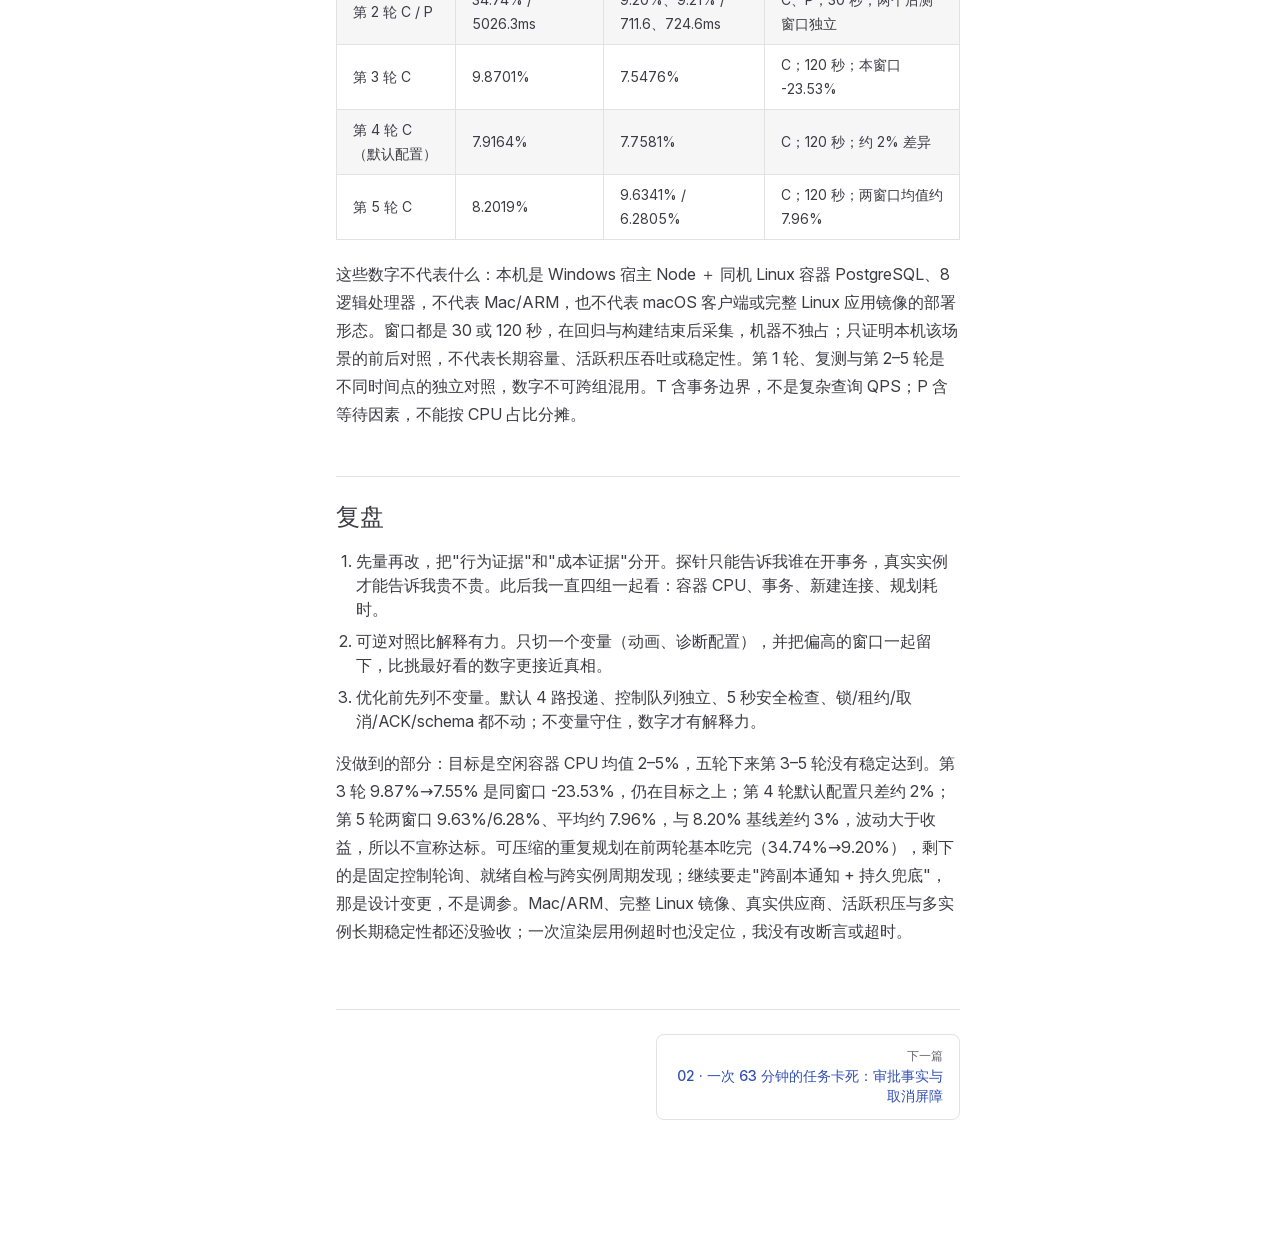
<file: posts/idle-cpu.html>
<!DOCTYPE html>
<html lang="zh-CN" dir="ltr">
  <head>
    <meta charset="utf-8">
    <meta name="viewport" content="width=device-width,initial-scale=1">
    <title>常驻 Agent 服务的空闲 CPU 治理：从 16% 到 1.7%，以及三次未达标的迭代 | 工程笔记</title>
    <meta name="description" content="一个常驻 Agent 服务在完全空闲时也持续占用 CPU。通过采样、对照与逐项拆解，把本机应用进程占用从 16% 降到 1.7%，但后续三轮优化并未稳定达到 2–5% 的目标。">
    <meta name="generator" content="VitePress v1.6.4">
    <link rel="preload stylesheet" href="/assets/style.BF3RROt7.css" as="style">
    <link rel="preload stylesheet" href="/vp-icons.css" as="style">
    
    <script type="module" src="/assets/app.DU8kRzN_.js"></script>
    <link rel="preload" href="/assets/inter-roman-latin.Di8DUHzh.woff2" as="font" type="font/woff2" crossorigin="">
    <link rel="modulepreload" href="/assets/chunks/theme.DStk2ICR.js">
    <link rel="modulepreload" href="/assets/chunks/framework.CdvW4CUT.js">
    <link rel="modulepreload" href="/assets/posts_idle-cpu.md.CBXOE2GF.lean.js">
    <script id="check-dark-mode">(()=>{const e=localStorage.getItem("vitepress-theme-appearance")||"auto",a=window.matchMedia("(prefers-color-scheme: dark)").matches;(!e||e==="auto"?a:e==="dark")&&document.documentElement.classList.add("dark")})();</script>
    <script id="check-mac-os">document.documentElement.classList.toggle("mac",/Mac|iPhone|iPod|iPad/i.test(navigator.platform));</script>
  </head>
  <body>
    <div id="app"><div class="Layout" data-v-23d3647c><!--[--><!--]--><!--[--><span tabindex="-1" data-v-47646c77></span><a href="#VPContent" class="VPSkipLink visually-hidden" data-v-47646c77>Skip to content</a><!--]--><!----><header class="VPNav" data-v-23d3647c data-v-122469fb><div class="VPNavBar" data-v-122469fb data-v-e3878854><div class="wrapper" data-v-e3878854><div class="container" data-v-e3878854><div class="title" data-v-e3878854><div class="VPNavBarTitle has-sidebar" data-v-e3878854 data-v-dbf7ba2f><a class="title" href="/" data-v-dbf7ba2f><!--[--><!--]--><!----><span data-v-dbf7ba2f>工程笔记</span><!--[--><!--]--></a></div></div><div class="content" data-v-e3878854><div class="content-body" data-v-e3878854><!--[--><!--]--><div class="VPNavBarSearch search" data-v-e3878854><!--[--><!----><div id="local-search"><button type="button" class="DocSearch DocSearch-Button" aria-label="Search"><span class="DocSearch-Button-Container"><span class="vp-icon DocSearch-Search-Icon"></span><span class="DocSearch-Button-Placeholder">Search</span></span><span class="DocSearch-Button-Keys"><kbd class="DocSearch-Button-Key"></kbd><kbd class="DocSearch-Button-Key">K</kbd></span></button></div><!--]--></div><nav aria-labelledby="main-nav-aria-label" class="VPNavBarMenu menu" data-v-e3878854 data-v-efbd467d><span id="main-nav-aria-label" class="visually-hidden" data-v-efbd467d> Main Navigation </span><!--[--><!--[--><a class="VPLink link VPNavBarMenuLink" href="/" tabindex="0" data-v-efbd467d data-v-8346122e><!--[--><span data-v-8346122e>首页</span><!--]--></a><!--]--><!--[--><a class="VPLink link VPNavBarMenuLink" href="/posts/" tabindex="0" data-v-efbd467d data-v-8346122e><!--[--><span data-v-8346122e>文章</span><!--]--></a><!--]--><!--[--><a class="VPLink link VPNavBarMenuLink" href="/about.html" tabindex="0" data-v-efbd467d data-v-8346122e><!--[--><span data-v-8346122e>关于</span><!--]--></a><!--]--><!--]--></nav><!----><div class="VPNavBarAppearance appearance" data-v-e3878854 data-v-1b30f8f7><button class="VPSwitch VPSwitchAppearance" type="button" role="switch" title aria-checked="false" data-v-1b30f8f7 data-v-a3183cc6 data-v-36e1c55a><span class="check" data-v-36e1c55a><span class="icon" data-v-36e1c55a><!--[--><span class="vpi-sun sun" data-v-a3183cc6></span><span class="vpi-moon moon" data-v-a3183cc6></span><!--]--></span></span></button></div><div class="VPSocialLinks VPNavBarSocialLinks social-links" data-v-e3878854 data-v-f0b86de2 data-v-92f52e1f><!--[--><a class="VPSocialLink no-icon" href="https://github.com/Patrickation" aria-label="github" target="_blank" rel="noopener" data-v-92f52e1f data-v-0191b477><span class="vpi-social-github"></span></a><!--]--></div><div class="VPFlyout VPNavBarExtra extra" data-v-e3878854 data-v-7614e1cc data-v-5b1ce1bb><button type="button" class="button" aria-haspopup="true" aria-expanded="false" aria-label="extra navigation" data-v-5b1ce1bb><span class="vpi-more-horizontal icon" data-v-5b1ce1bb></span></button><div class="menu" data-v-5b1ce1bb><div class="VPMenu" data-v-5b1ce1bb data-v-d6874b0e><!----><!--[--><!--[--><!----><div class="group" data-v-7614e1cc><div class="item appearance" data-v-7614e1cc><p class="label" data-v-7614e1cc>主题</p><div class="appearance-action" data-v-7614e1cc><button class="VPSwitch VPSwitchAppearance" type="button" role="switch" title aria-checked="false" data-v-7614e1cc data-v-a3183cc6 data-v-36e1c55a><span class="check" data-v-36e1c55a><span class="icon" data-v-36e1c55a><!--[--><span class="vpi-sun sun" data-v-a3183cc6></span><span class="vpi-moon moon" data-v-a3183cc6></span><!--]--></span></span></button></div></div></div><div class="group" data-v-7614e1cc><div class="item social-links" data-v-7614e1cc><div class="VPSocialLinks social-links-list" data-v-7614e1cc data-v-92f52e1f><!--[--><a class="VPSocialLink no-icon" href="https://github.com/Patrickation" aria-label="github" target="_blank" rel="noopener" data-v-92f52e1f data-v-0191b477><span class="vpi-social-github"></span></a><!--]--></div></div></div><!--]--><!--]--></div></div></div><!--[--><!--]--><button type="button" class="VPNavBarHamburger hamburger" aria-label="mobile navigation" aria-expanded="false" aria-controls="VPNavScreen" data-v-e3878854 data-v-0aa13764><span class="container" data-v-0aa13764><span class="top" data-v-0aa13764></span><span class="middle" data-v-0aa13764></span><span class="bottom" data-v-0aa13764></span></span></button></div></div></div></div><div class="divider" data-v-e3878854><div class="divider-line" data-v-e3878854></div></div></div><!----></header><div class="VPLocalNav has-sidebar empty" data-v-23d3647c data-v-3c344fd2><div class="container" data-v-3c344fd2><button class="menu" aria-expanded="false" aria-controls="VPSidebarNav" data-v-3c344fd2><span class="vpi-align-left menu-icon" data-v-3c344fd2></span><span class="menu-text" data-v-3c344fd2>目录</span></button><div class="VPLocalNavOutlineDropdown" style="--vp-vh:0px;" data-v-3c344fd2 data-v-39564c84><button data-v-39564c84>回到顶部</button><!----></div></div></div><aside class="VPSidebar" data-v-23d3647c data-v-5a74c653><div class="curtain" data-v-5a74c653></div><nav class="nav" id="VPSidebarNav" aria-labelledby="sidebar-aria-label" tabindex="-1" data-v-5a74c653><span class="visually-hidden" id="sidebar-aria-label" data-v-5a74c653> Sidebar Navigation </span><!--[--><!--]--><!--[--><div class="no-transition group" data-v-d8b7b0aa><section class="VPSidebarItem level-0 has-active" data-v-d8b7b0aa data-v-7ae1ddbd><div class="item" role="button" tabindex="0" data-v-7ae1ddbd><div class="indicator" data-v-7ae1ddbd></div><h2 class="text" data-v-7ae1ddbd>文章</h2><!----></div><div class="items" data-v-7ae1ddbd><!--[--><div class="VPSidebarItem level-1 is-link" data-v-7ae1ddbd><div class="item" data-v-7ae1ddbd><div class="indicator" data-v-7ae1ddbd></div><a class="VPLink link link" href="/posts/idle-cpu.html" data-v-7ae1ddbd><!--[--><p class="text" data-v-7ae1ddbd>01 · 空闲态 CPU 治理：五轮迭代与三次未达标</p><!--]--></a><!----></div><!----></div><div class="VPSidebarItem level-1 is-link" data-v-7ae1ddbd><div class="item" data-v-7ae1ddbd><div class="indicator" data-v-7ae1ddbd></div><a class="VPLink link link" href="/posts/approval-deadlock.html" data-v-7ae1ddbd><!--[--><p class="text" data-v-7ae1ddbd>02 · 一次 63 分钟的任务卡死：审批事实与取消屏障</p><!--]--></a><!----></div><!----></div><div class="VPSidebarItem level-1 is-link" data-v-7ae1ddbd><div class="item" data-v-7ae1ddbd><div class="indicator" data-v-7ae1ddbd></div><a class="VPLink link link" href="/posts/session-consistency.html" data-v-7ae1ddbd><!--[--><p class="text" data-v-7ae1ddbd>03 · 跨请求的会话一致性：结束检查为什么不够</p><!--]--></a><!----></div><!----></div><div class="VPSidebarItem level-1 is-link" data-v-7ae1ddbd><div class="item" data-v-7ae1ddbd><div class="indicator" data-v-7ae1ddbd></div><a class="VPLink link link" href="/posts/scheduled-mode.html" data-v-7ae1ddbd><!--[--><p class="text" data-v-7ae1ddbd>04 · 定时任务为什么一直"错过"：模式继承与幂等锁</p><!--]--></a><!----></div><!----></div><div class="VPSidebarItem level-1 is-link" data-v-7ae1ddbd><div class="item" data-v-7ae1ddbd><div class="indicator" data-v-7ae1ddbd></div><a class="VPLink link link" href="/posts/windows-platform.html" data-v-7ae1ddbd><!--[--><p class="text" data-v-7ae1ddbd>05 · Windows 上那些"像权限问题"的错误</p><!--]--></a><!----></div><!----></div><div class="VPSidebarItem level-1 is-link" data-v-7ae1ddbd><div class="item" data-v-7ae1ddbd><div class="indicator" data-v-7ae1ddbd></div><a class="VPLink link link" href="/posts/ci-flake.html" data-v-7ae1ddbd><!--[--><p class="text" data-v-7ae1ddbd>06 · 5000ms 超时：CI 抖动怎么归因，何时不该改阈值</p><!--]--></a><!----></div><!----></div><!--]--></div></section></div><!--]--><!--[--><!--]--></nav></aside><div class="VPContent has-sidebar" id="VPContent" data-v-23d3647c data-v-72119762><div class="VPDoc has-sidebar has-aside" data-v-72119762 data-v-6950e282><!--[--><!--]--><div class="container" data-v-6950e282><div class="aside" data-v-6950e282><div class="aside-curtain" data-v-6950e282></div><div class="aside-container" data-v-6950e282><div class="aside-content" data-v-6950e282><div class="VPDocAside" data-v-6950e282 data-v-35a3cbc0><!--[--><!--]--><!--[--><!--]--><nav aria-labelledby="doc-outline-aria-label" class="VPDocAsideOutline" data-v-35a3cbc0 data-v-3972044b><div class="content" data-v-3972044b><div class="outline-marker" data-v-3972044b></div><div aria-level="2" class="outline-title" id="doc-outline-aria-label" role="heading" data-v-3972044b>本页目录</div><ul class="VPDocOutlineItem root" data-v-3972044b data-v-fa11da18><!--[--><!--]--></ul></div></nav><!--[--><!--]--><div class="spacer" data-v-35a3cbc0></div><!--[--><!--]--><!----><!--[--><!--]--><!--[--><!--]--></div></div></div></div><div class="content" data-v-6950e282><div class="content-container" data-v-6950e282><!--[--><!--]--><main class="main" data-v-6950e282><div style="position:relative;" class="vp-doc _posts_idle-cpu" data-v-6950e282><div><h1 id="常驻-agent-服务的空闲-cpu-治理-从-16-到-1-7-以及三次未达标的迭代" tabindex="-1">常驻 Agent 服务的空闲 CPU 治理：从 16% 到 1.7%，以及三次未达标的迭代 <a class="header-anchor" href="#常驻-agent-服务的空闲-cpu-治理-从-16-到-1-7-以及三次未达标的迭代" aria-label="Permalink to &quot;常驻 Agent 服务的空闲 CPU 治理：从 16% 到 1.7%，以及三次未达标的迭代&quot;">​</a></h1><h2 id="背景" tabindex="-1">背景 <a class="header-anchor" href="#背景" aria-label="Permalink to &quot;背景&quot;">​</a></h2><p>某金融终端 Agent 平台是&quot;桌面客户端 → 云端协调 API → Agent 执行运行时 → PostgreSQL&quot;的链路，助手实例和数据库同机部署，数据库跑在 Linux 容器里。服务是常驻的，没有任务也一直活着。</p><h2 id="现象" tabindex="-1">现象 <a class="header-anchor" href="#现象" aria-label="Permalink to &quot;现象&quot;">​</a></h2><p>只开着客户端、什么都不做，数据库容器就占 1.47 个核。</p><p>30 秒窗口、8 逻辑处理器：桌面端加后端的 Windows 进程 CPU 合计 16.08%（按 8 逻辑处理器归一，不含容器虚拟机），同一窗口数据库容器原始 CPU 147.24%（100% 约一个逻辑核），事务 373.74 次/秒，新建连接 0.89 次/秒。没有报错，功能也正常，是典型的&quot;默认一直空转&quot;。同事在 Mac 宿主 + Linux 容器上复现，产物已含上一版修复，可以排除&quot;没更新代码&quot;。</p><div class="language- vp-adaptive-theme"><button title="Copy Code" class="copy"></button><span class="lang"></span><pre class="shiki shiki-themes github-light github-dark vp-code" tabindex="0"><code><span class="line"><span>桌面客户端 ──HTTP──&gt; 云端协调 API ──任务/事实──&gt; 执行运行时 ──SQL──&gt; 同机容器 PostgreSQL</span></span>
<span class="line"><span>  ③ 空闲动画                      ① 空队列开事务、每次重新规划</span></span>
<span class="line"><span>     6 条 SVG 动画                ② 就绪自检成功也销毁连接</span></span>
<span class="line"><span>                                  ④ 结构指纹每 5 秒重算</span></span></code></pre></div><h2 id="排查-从假设到证据" tabindex="-1">排查：从假设到证据 <a class="header-anchor" href="#排查-从假设到证据" aria-label="Permalink to &quot;排查：从假设到证据&quot;">​</a></h2><p>先怀疑容器。数据库在容器里，CPU 又记在容器账上，很像配额或参数问题。停掉应用、只留数据库，容器 CPU 中位数 0.86%。这个方向被否定：容器只是负载出现的位置，不是原因。</p><p><strong>假设一：空队列也在开事务。</strong> 读队列工作器源码，25ms 定时器，空结果分支同样开事务、跑完整领取查询。写源码探针：真实定时器跑真实空分支，数据库换成只返回空行的替身。3.002 秒内任务领取 776 次、事实投递 1552 次（默认 4 消费者），合计 2328 次 SQL API 调用，775.4 次/秒，每轮都含 BEGIN/COMMIT。真实 30 秒窗口里，四类领取分别 977、109、460、460 次 calls。</p><p>这里我修正过自己：775 次/秒是 API 调用数，含事务控制，不是 QPS，也不是 CPU。它只能证明&quot;空队列在开事务&quot;这个行为，定量必须上真实实例。这个分工后来成了纪律。</p><p><strong>假设二：就绪自检成功也销毁连接。</strong> 四个角色每轮合计 92 次 SQL API 调用，成功时销毁 4 条连接；空闲窗口新建连接 0.89 次/秒。检查成功也在付建连与认证成本。失败、超时、取消时丢弃是必要的，成功提交后应当归还连接池。</p><p><strong>假设三：修完后端就到底了。</strong> 可逆对照否定了它：同一修复后后端、同一窗口，只暂停或恢复桌面空闲动画，Windows 进程 CPU 从 10.54% 降到 1.11%。Electron 渲染进程 10 秒采样：LayoutCount 1445→136，RecalcStyleCount 1445→181，TaskDuration 2.164→0.283 秒；空页面有 6 条持续 SVG 动画。桌面端是独立热点，量级和后端相当。</p><p><strong>假设四：复用连接会不会带脏事务。</strong> 只在完整事务提交成功且未 abort 时归还，其余一律销毁。只读回归 2 文件 35 项通过；新建连接 0.89→0.10 次/秒（-88.9%）。</p><p><strong>假设五：剩下的是执行还是规划。</strong> 用真实运行时角色做 EXPLAIN 与规划统计：30 秒累计规划 5026.3ms、执行 650.7ms，差一个量级。给两条队列加保守候选预检（先一次廉价存在性判断，没有候选就跳过原事务），预检语句固定命名以复用计划。四类复杂空领取 calls 归零，规划 711.6/724.6ms，执行 614.5/579.6ms，容器 CPU 34.74%→9.20%/9.21%，事务仍约 75 次/秒。事务频率没降，恰好说明领取语义没被削减。</p><p><strong>假设六：结构指纹。</strong> 表结构/约束指纹每 5 秒重算一次。先做只读评估：系统目录查询改成物化子查询或命名语句，没有稳定收益、指纹一致，放弃。再做有界&quot;结构证明&quot;复用：单一检查者、绑定迁移契约与全部账本字段、只在完整事务提交成功后发布、失败/超时/abort/显式刷新/关闭即失效、迟到成功不回填。每类指纹从每 5 秒一次降到 60 秒 3 次（约 -75%）；默认预留与探针预算让实际约 20 秒重验一次。</p><h2 id="根因" tabindex="-1">根因 <a class="header-anchor" href="#根因" aria-label="Permalink to &quot;根因&quot;">​</a></h2><p>不是单点 bug，是四个&quot;空闲也照做&quot;的默认行为叠加：①空队列开事务，且每次重新规划；②就绪自检成功也销毁连接；③桌面空闲动画持续触发布局；④结构指纹每 5 秒重算。前两项是数据库侧主成本，后两项解释了&quot;只修后端&quot;为何仍有残高。</p><h2 id="修复方案与取舍" tabindex="-1">修复方案与取舍 <a class="header-anchor" href="#修复方案与取舍" aria-label="Permalink to &quot;修复方案与取舍&quot;">​</a></h2><p>方案 A（否决）：整体调慢轮询、减少投递消费者、给容器加 CPU 上限。前两个不消除空事务，还牺牲吞吐与取消时延；配额只压最高消耗，让延迟变差。</p><p>方案 B（采用）：分层治理。空闲有界退避 25→50→100→200→250ms，本机提交后即时唤醒；两条队列加保守候选预检；预检与发现语句固定命名；成功提交后归还连接；只保留有限眨眼动画；结构指纹改为最长 30 秒的证明复用。</p><p>代价要写明：控制队列完全空闲可退避到 250ms，跨实例取消最多多约 225ms 轮询等待（另加数据库耗时与基础 tick）；结构证明最长 30 秒有效，管理员手改列或约束的发现会延迟，但普通业务角色没有 DDL 权限。没有采用全量 LISTEN/NOTIFY：写入方覆盖、未来到期、重连补扫与连接预算都没设计好，只当提示又保留 25ms 兜底，控制主项降不下来。</p><h2 id="验证结果" tabindex="-1">验证结果 <a class="header-anchor" href="#验证结果" aria-label="Permalink to &quot;验证结果&quot;">​</a></h2><p>口径：W 是 Windows 宿主指定进程 CPU 时间按 8 逻辑处理器归一，不含 Docker VM；C 是容器原始 CPU，100% 约一个核；T 是事务计数差除以时长；N 是新建连接每秒；P 是累计规划耗时。W 与 C 分母不同，不能相加，也都不是整机总 CPU。</p><table tabindex="0"><thead><tr><th>阶段 / 指标</th><th>修复前</th><th>修复后</th><th>口径与环境</th></tr></thead><tbody><tr><td>第 1 轮 W（桌面＋后端）</td><td>16.08%</td><td>1.73%</td><td>W；30 秒；8 逻辑处理器</td></tr><tr><td>第 1 轮 C</td><td>147.24%</td><td>36.76%</td><td>C；同窗口；约 1.47→0.37 核</td></tr><tr><td>第 1 轮 T / N</td><td>373.74 / 0.89</td><td>81.78 / 0.10</td><td>T、N；同窗口；T 含事务边界</td></tr><tr><td>仅后端 W / C</td><td>2.48% / 136.95%</td><td>0.81% / 34.45%</td><td>W、C；不开桌面端</td></tr><tr><td>新基线复测 W / C / T</td><td>14.20% / 144.60% / 385.35</td><td>2.04% / 43.28% / 84.86</td><td>W、C、T；30 秒；换构建重测，确认可复现</td></tr><tr><td>第 2 轮 C / P</td><td>34.74% / 5026.3ms</td><td>9.20%、9.21% / 711.6、724.6ms</td><td>C、P；30 秒；两个后测窗口独立</td></tr><tr><td>第 3 轮 C</td><td>9.8701%</td><td>7.5476%</td><td>C；120 秒；本窗口 -23.53%</td></tr><tr><td>第 4 轮 C（默认配置）</td><td>7.9164%</td><td>7.7581%</td><td>C；120 秒；约 2% 差异</td></tr><tr><td>第 5 轮 C</td><td>8.2019%</td><td>9.6341% / 6.2805%</td><td>C；120 秒；两窗口均值约 7.96%</td></tr></tbody></table><p>这些数字不代表什么：本机是 Windows 宿主 Node ＋ 同机 Linux 容器 PostgreSQL、8 逻辑处理器，不代表 Mac/ARM，也不代表 macOS 客户端或完整 Linux 应用镜像的部署形态。窗口都是 30 或 120 秒，在回归与构建结束后采集，机器不独占；只证明本机该场景的前后对照，不代表长期容量、活跃积压吞吐或稳定性。第 1 轮、复测与第 2–5 轮是不同时间点的独立对照，数字不可跨组混用。T 含事务边界，不是复杂查询 QPS；P 含等待因素，不能按 CPU 占比分摊。</p><h2 id="复盘" tabindex="-1">复盘 <a class="header-anchor" href="#复盘" aria-label="Permalink to &quot;复盘&quot;">​</a></h2><ol><li>先量再改，把&quot;行为证据&quot;和&quot;成本证据&quot;分开。探针只能告诉我谁在开事务，真实实例才能告诉我贵不贵。此后我一直四组一起看：容器 CPU、事务、新建连接、规划耗时。</li><li>可逆对照比解释有力。只切一个变量（动画、诊断配置），并把偏高的窗口一起留下，比挑最好看的数字更接近真相。</li><li>优化前先列不变量。默认 4 路投递、控制队列独立、5 秒安全检查、锁/租约/取消/ACK/schema 都不动；不变量守住，数字才有解释力。</li></ol><p>没做到的部分：目标是空闲容器 CPU 均值 2–5%，五轮下来第 3–5 轮没有稳定达到。第 3 轮 9.87%→7.55% 是同窗口 -23.53%，仍在目标之上；第 4 轮默认配置只差约 2%；第 5 轮两窗口 9.63%/6.28%、平均约 7.96%，与 8.20% 基线差约 3%，波动大于收益，所以不宣称达标。可压缩的重复规划在前两轮基本吃完（34.74%→9.20%），剩下的是固定控制轮询、就绪自检与跨实例周期发现；继续要走&quot;跨副本通知 + 持久兜底&quot;，那是设计变更，不是调参。Mac/ARM、完整 Linux 镜像、真实供应商、活跃积压与多实例长期稳定性都还没验收；一次渲染层用例超时也没定位，我没有改断言或超时。</p></div></div></main><footer class="VPDocFooter" data-v-6950e282 data-v-d961256a><!--[--><!--]--><!----><nav class="prev-next" aria-labelledby="doc-footer-aria-label" data-v-d961256a><span class="visually-hidden" id="doc-footer-aria-label" data-v-d961256a>Pager</span><div class="pager" data-v-d961256a><!----></div><div class="pager" data-v-d961256a><a class="VPLink link pager-link next" href="/posts/approval-deadlock.html" data-v-d961256a><!--[--><span class="desc" data-v-d961256a>下一篇</span><span class="title" data-v-d961256a>02 · 一次 63 分钟的任务卡死：审批事实与取消屏障</span><!--]--></a></div></nav></footer><!--[--><!--]--></div></div></div><!--[--><!--]--></div></div><footer class="VPFooter has-sidebar" data-v-23d3647c data-v-b798003b><div class="container" data-v-b798003b><p class="message" data-v-b798003b>个人技术笔记 · 内容已脱敏，不涉及任何公司内部信息</p><p class="copyright" data-v-b798003b>Copyright © 2026</p></div></footer><!--[--><!--]--></div></div>
    <script>window.__VP_HASH_MAP__=JSON.parse("{\"about.md\":\"7A_0hznw\",\"index.md\":\"PmJ8zPJd\",\"posts_approval-deadlock.md\":\"B5w6FD8e\",\"posts_ci-flake.md\":\"oD-Hv32V\",\"posts_idle-cpu.md\":\"CBXOE2GF\",\"posts_index.md\":\"D09-T86X\",\"posts_scheduled-mode.md\":\"BSNxFid9\",\"posts_session-consistency.md\":\"DjXEzpgr\",\"posts_windows-platform.md\":\"DbSO-Skl\"}");window.__VP_SITE_DATA__=JSON.parse("{\"lang\":\"zh-CN\",\"dir\":\"ltr\",\"title\":\"工程笔记\",\"description\":\"Agent 工程、性能排查、分布式一致性与质量工程的实践记录\",\"base\":\"/\",\"head\":[],\"router\":{\"prefetchLinks\":true},\"appearance\":true,\"themeConfig\":{\"nav\":[{\"text\":\"首页\",\"link\":\"/\"},{\"text\":\"文章\",\"link\":\"/posts/\"},{\"text\":\"关于\",\"link\":\"/about\"}],\"sidebar\":{\"/posts/\":[{\"text\":\"文章\",\"items\":[{\"text\":\"01 · 空闲态 CPU 治理：五轮迭代与三次未达标\",\"link\":\"/posts/idle-cpu\"},{\"text\":\"02 · 一次 63 分钟的任务卡死：审批事实与取消屏障\",\"link\":\"/posts/approval-deadlock\"},{\"text\":\"03 · 跨请求的会话一致性：结束检查为什么不够\",\"link\":\"/posts/session-consistency\"},{\"text\":\"04 · 定时任务为什么一直\\\"错过\\\"：模式继承与幂等锁\",\"link\":\"/posts/scheduled-mode\"},{\"text\":\"05 · Windows 上那些\\\"像权限问题\\\"的错误\",\"link\":\"/posts/windows-platform\"},{\"text\":\"06 · 5000ms 超时：CI 抖动怎么归因，何时不该改阈值\",\"link\":\"/posts/ci-flake\"}]}]},\"outline\":{\"level\":[2,3],\"label\":\"本页目录\"},\"search\":{\"provider\":\"local\"},\"docFooter\":{\"prev\":\"上一篇\",\"next\":\"下一篇\"},\"returnToTopLabel\":\"回到顶部\",\"sidebarMenuLabel\":\"目录\",\"darkModeSwitchLabel\":\"主题\",\"footer\":{\"message\":\"个人技术笔记 · 内容已脱敏，不涉及任何公司内部信息\",\"copyright\":\"Copyright © 2026\"},\"socialLinks\":[{\"icon\":\"github\",\"link\":\"https://github.com/Patrickation\"}]},\"locales\":{},\"scrollOffset\":134,\"cleanUrls\":false}");</script>
    
  </body>
</html>
</file>
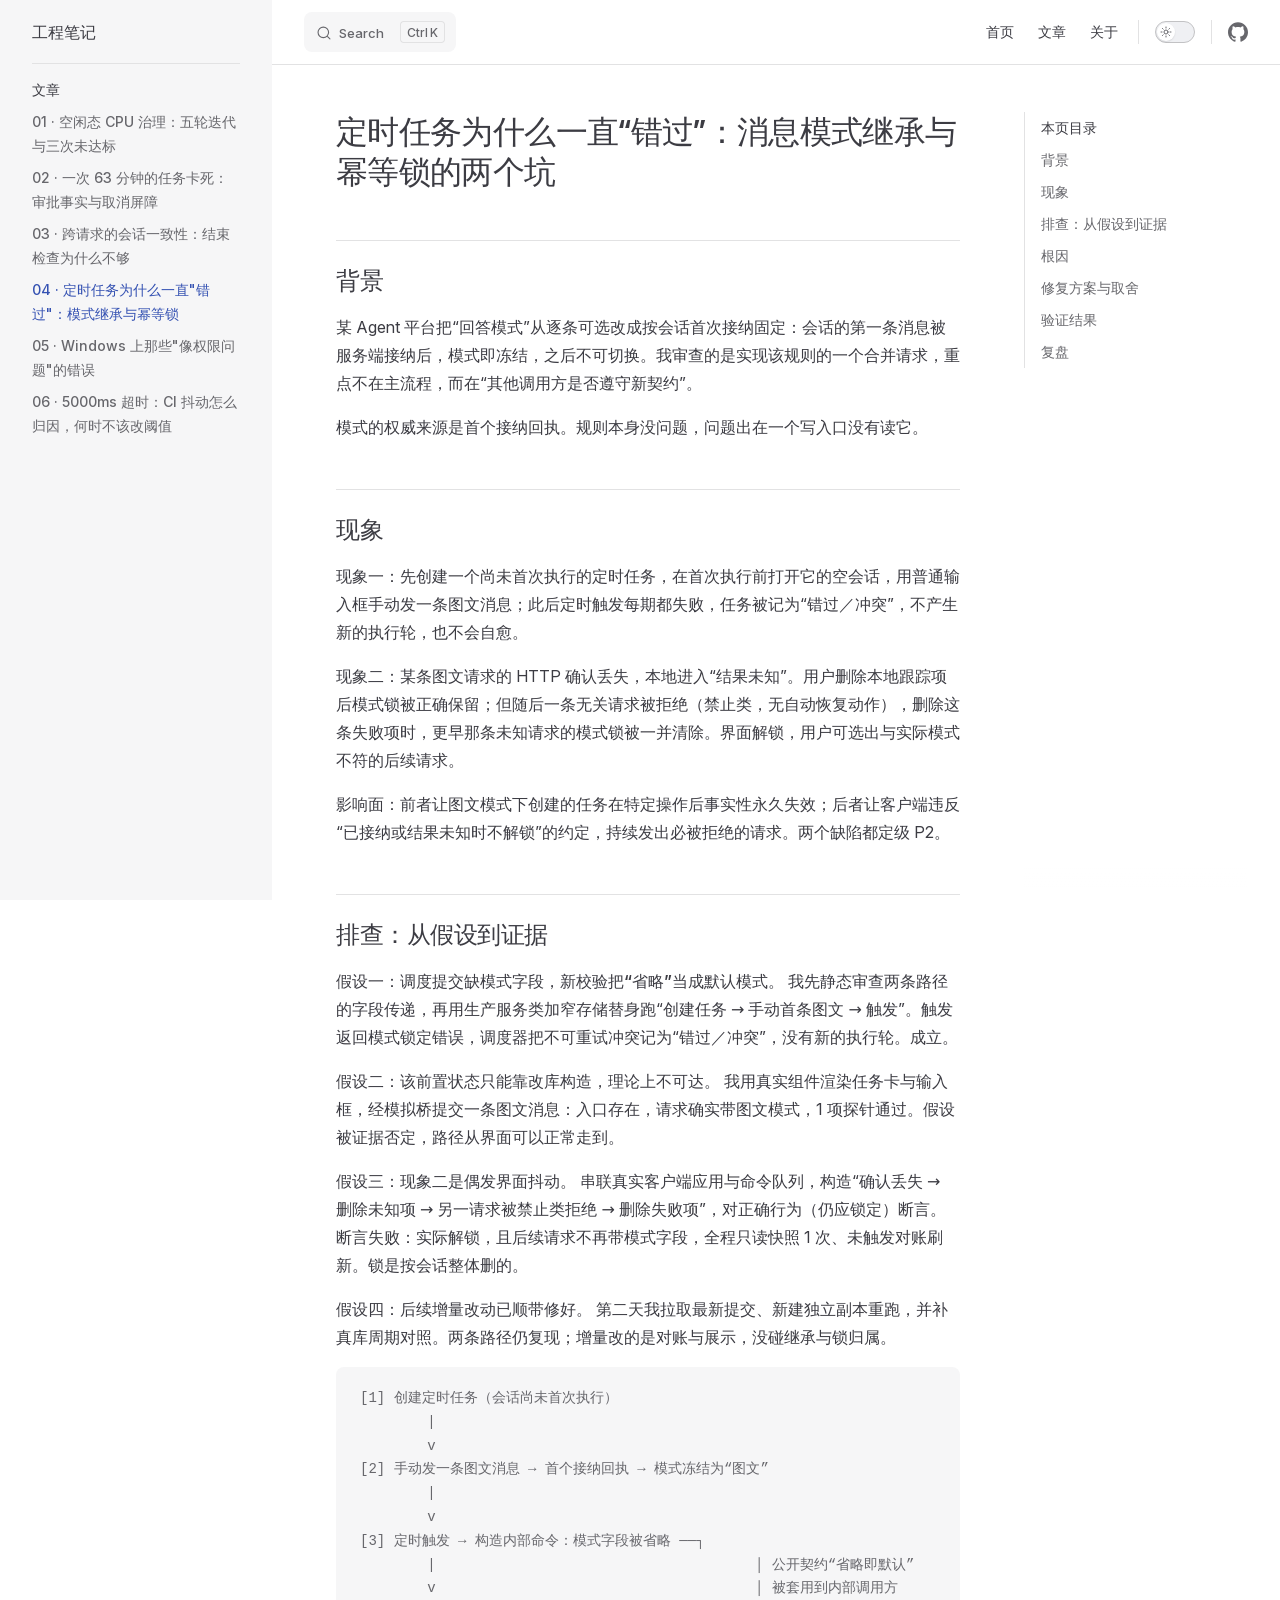
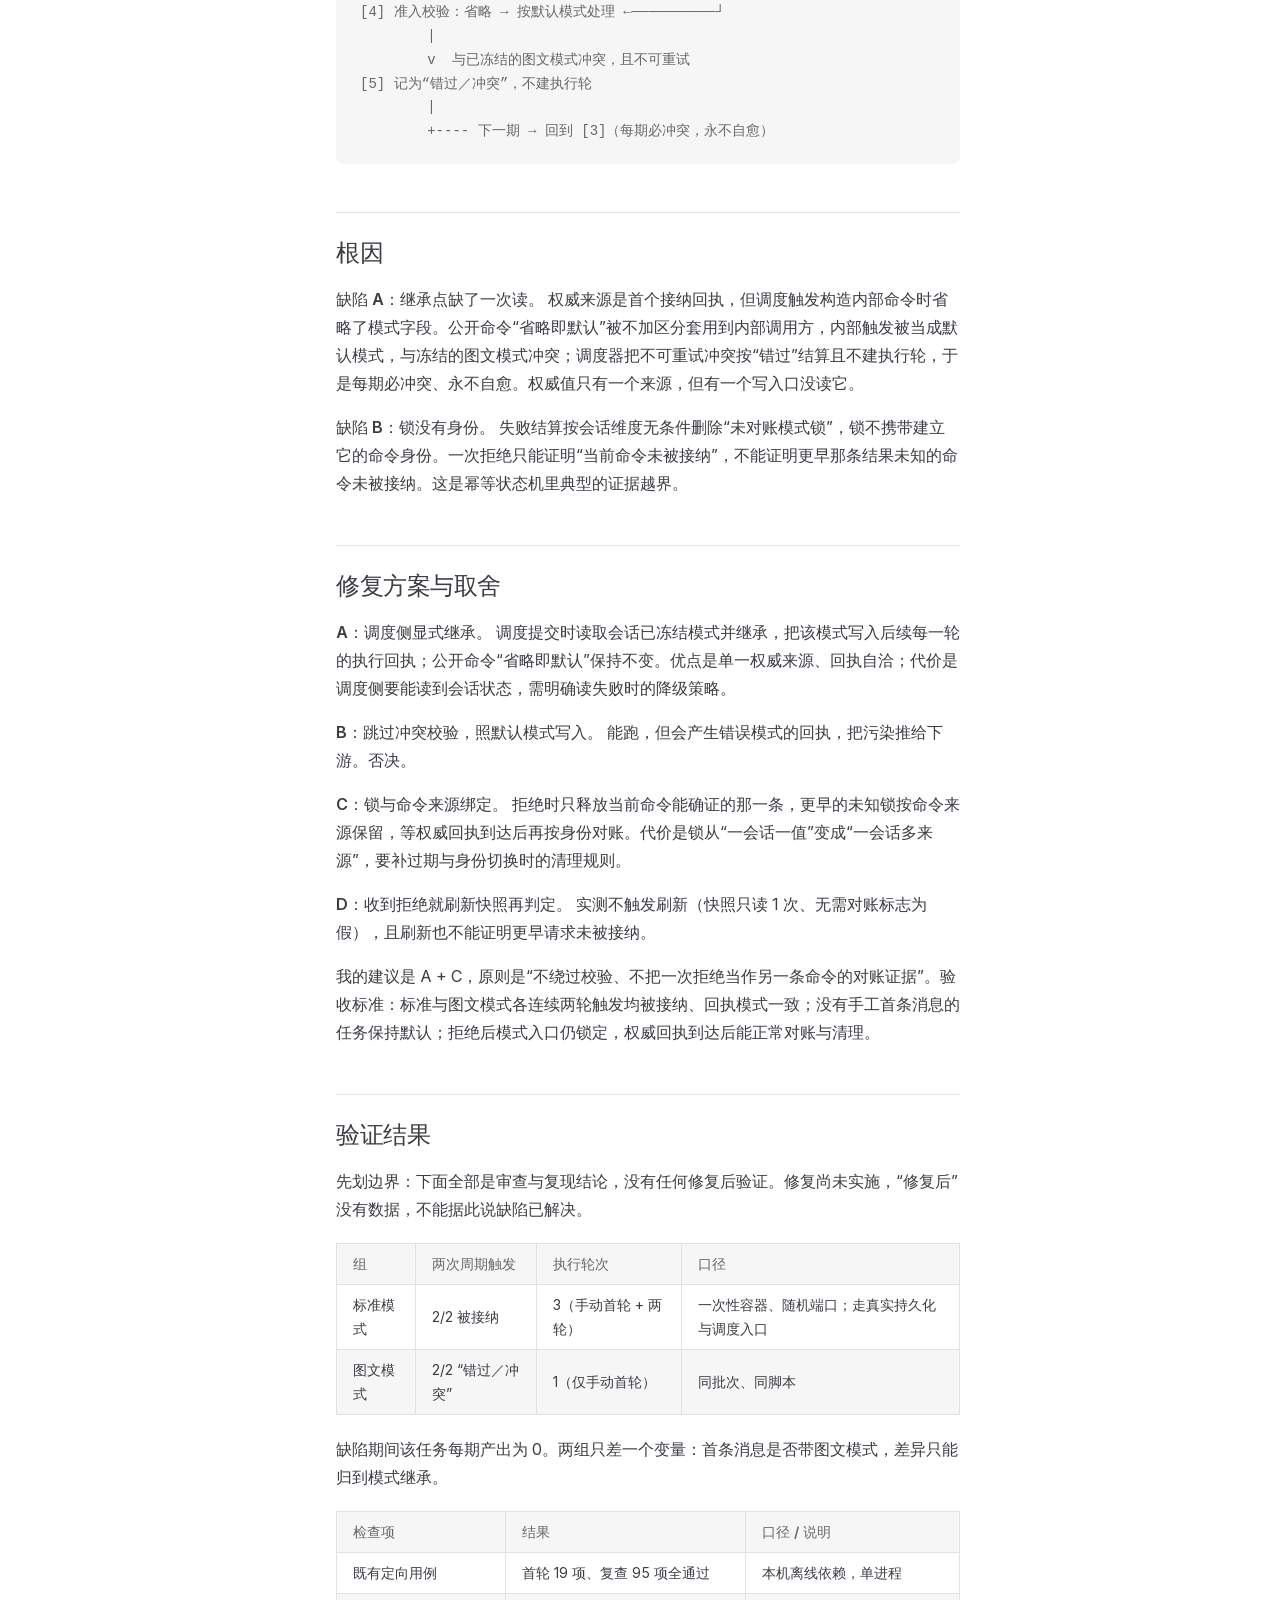
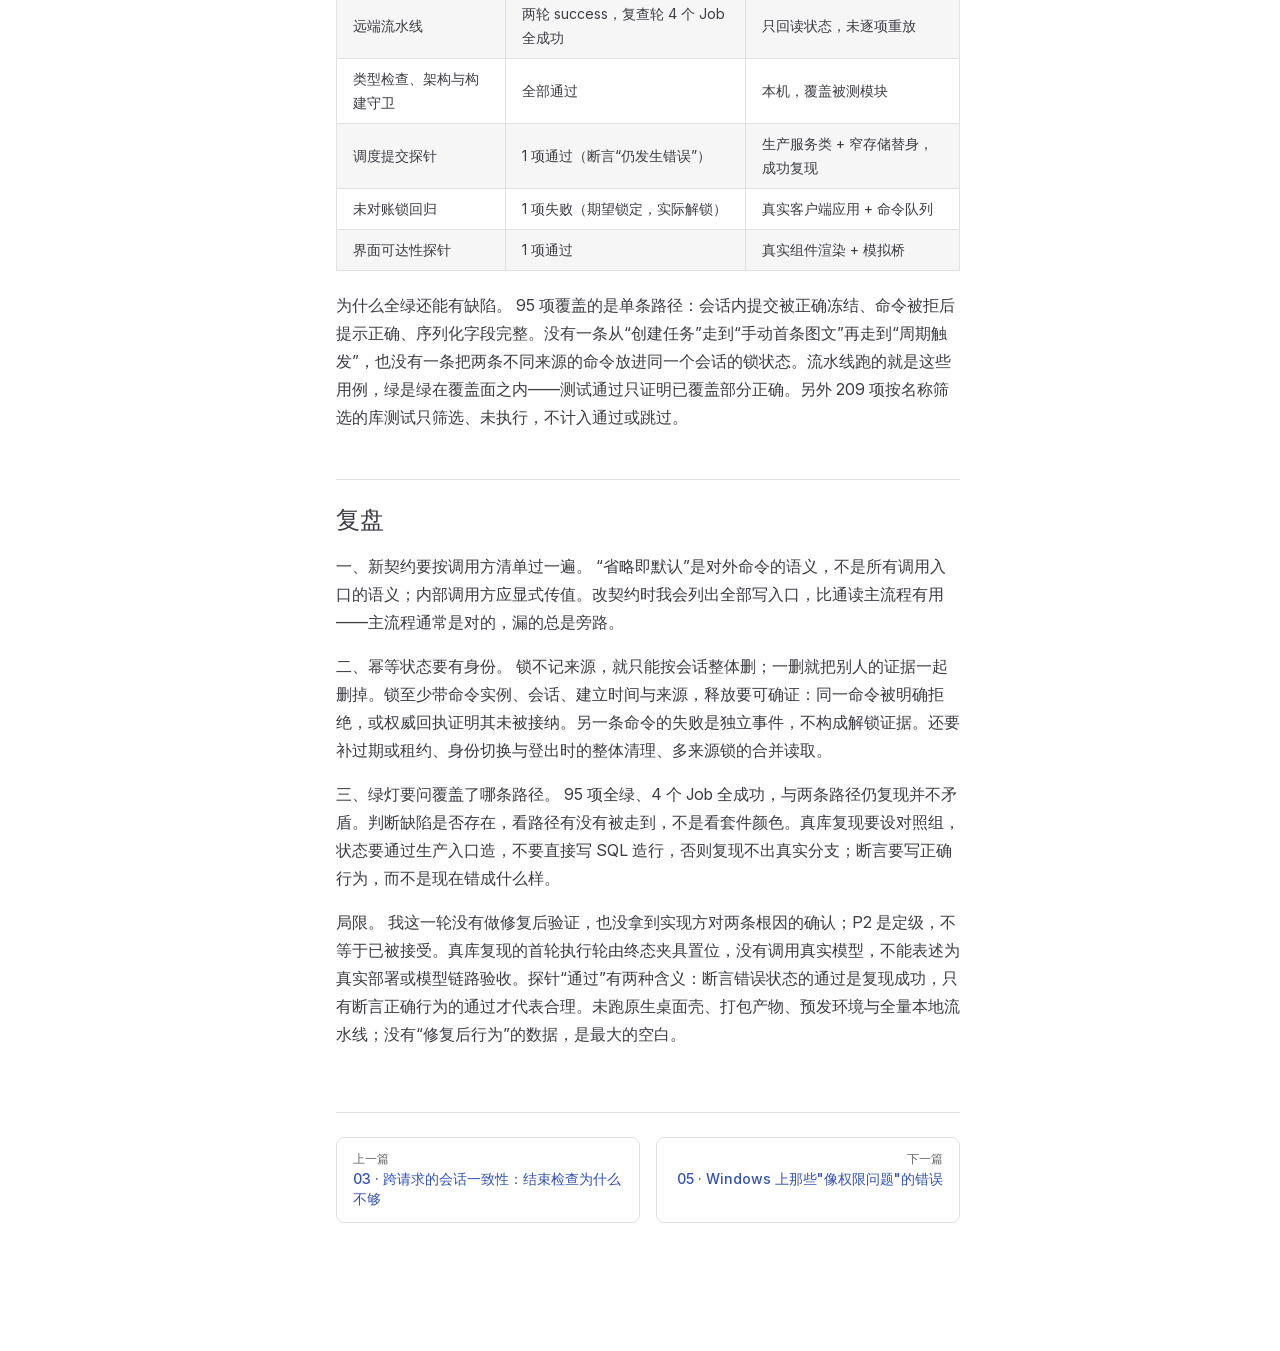
<file: posts/scheduled-mode.html>
<!DOCTYPE html>
<html lang="zh-CN" dir="ltr">
  <head>
    <meta charset="utf-8">
    <meta name="viewport" content="width=device-width,initial-scale=1">
    <title>定时任务为什么一直“错过”：消息模式继承与幂等锁的两个坑 | 工程笔记</title>
    <meta name="description" content="会话被图文首条消息固定后，定时触发按省略模式提交导致持续冲突；另一处是拒绝路径误清除了更早请求的幂等锁。两个问题都需要真实数据库才能复现。">
    <meta name="generator" content="VitePress v1.6.4">
    <link rel="preload stylesheet" href="/assets/style.BF3RROt7.css" as="style">
    <link rel="preload stylesheet" href="/vp-icons.css" as="style">
    
    <script type="module" src="/assets/app.DU8kRzN_.js"></script>
    <link rel="preload" href="/assets/inter-roman-latin.Di8DUHzh.woff2" as="font" type="font/woff2" crossorigin="">
    <link rel="modulepreload" href="/assets/chunks/theme.DStk2ICR.js">
    <link rel="modulepreload" href="/assets/chunks/framework.CdvW4CUT.js">
    <link rel="modulepreload" href="/assets/posts_scheduled-mode.md.BSNxFid9.lean.js">
    <script id="check-dark-mode">(()=>{const e=localStorage.getItem("vitepress-theme-appearance")||"auto",a=window.matchMedia("(prefers-color-scheme: dark)").matches;(!e||e==="auto"?a:e==="dark")&&document.documentElement.classList.add("dark")})();</script>
    <script id="check-mac-os">document.documentElement.classList.toggle("mac",/Mac|iPhone|iPod|iPad/i.test(navigator.platform));</script>
  </head>
  <body>
    <div id="app"><div class="Layout" data-v-23d3647c><!--[--><!--]--><!--[--><span tabindex="-1" data-v-47646c77></span><a href="#VPContent" class="VPSkipLink visually-hidden" data-v-47646c77>Skip to content</a><!--]--><!----><header class="VPNav" data-v-23d3647c data-v-122469fb><div class="VPNavBar" data-v-122469fb data-v-e3878854><div class="wrapper" data-v-e3878854><div class="container" data-v-e3878854><div class="title" data-v-e3878854><div class="VPNavBarTitle has-sidebar" data-v-e3878854 data-v-dbf7ba2f><a class="title" href="/" data-v-dbf7ba2f><!--[--><!--]--><!----><span data-v-dbf7ba2f>工程笔记</span><!--[--><!--]--></a></div></div><div class="content" data-v-e3878854><div class="content-body" data-v-e3878854><!--[--><!--]--><div class="VPNavBarSearch search" data-v-e3878854><!--[--><!----><div id="local-search"><button type="button" class="DocSearch DocSearch-Button" aria-label="Search"><span class="DocSearch-Button-Container"><span class="vp-icon DocSearch-Search-Icon"></span><span class="DocSearch-Button-Placeholder">Search</span></span><span class="DocSearch-Button-Keys"><kbd class="DocSearch-Button-Key"></kbd><kbd class="DocSearch-Button-Key">K</kbd></span></button></div><!--]--></div><nav aria-labelledby="main-nav-aria-label" class="VPNavBarMenu menu" data-v-e3878854 data-v-efbd467d><span id="main-nav-aria-label" class="visually-hidden" data-v-efbd467d> Main Navigation </span><!--[--><!--[--><a class="VPLink link VPNavBarMenuLink" href="/" tabindex="0" data-v-efbd467d data-v-8346122e><!--[--><span data-v-8346122e>首页</span><!--]--></a><!--]--><!--[--><a class="VPLink link VPNavBarMenuLink" href="/posts/" tabindex="0" data-v-efbd467d data-v-8346122e><!--[--><span data-v-8346122e>文章</span><!--]--></a><!--]--><!--[--><a class="VPLink link VPNavBarMenuLink" href="/about.html" tabindex="0" data-v-efbd467d data-v-8346122e><!--[--><span data-v-8346122e>关于</span><!--]--></a><!--]--><!--]--></nav><!----><div class="VPNavBarAppearance appearance" data-v-e3878854 data-v-1b30f8f7><button class="VPSwitch VPSwitchAppearance" type="button" role="switch" title aria-checked="false" data-v-1b30f8f7 data-v-a3183cc6 data-v-36e1c55a><span class="check" data-v-36e1c55a><span class="icon" data-v-36e1c55a><!--[--><span class="vpi-sun sun" data-v-a3183cc6></span><span class="vpi-moon moon" data-v-a3183cc6></span><!--]--></span></span></button></div><div class="VPSocialLinks VPNavBarSocialLinks social-links" data-v-e3878854 data-v-f0b86de2 data-v-92f52e1f><!--[--><a class="VPSocialLink no-icon" href="https://github.com/Patrickation" aria-label="github" target="_blank" rel="noopener" data-v-92f52e1f data-v-0191b477><span class="vpi-social-github"></span></a><!--]--></div><div class="VPFlyout VPNavBarExtra extra" data-v-e3878854 data-v-7614e1cc data-v-5b1ce1bb><button type="button" class="button" aria-haspopup="true" aria-expanded="false" aria-label="extra navigation" data-v-5b1ce1bb><span class="vpi-more-horizontal icon" data-v-5b1ce1bb></span></button><div class="menu" data-v-5b1ce1bb><div class="VPMenu" data-v-5b1ce1bb data-v-d6874b0e><!----><!--[--><!--[--><!----><div class="group" data-v-7614e1cc><div class="item appearance" data-v-7614e1cc><p class="label" data-v-7614e1cc>主题</p><div class="appearance-action" data-v-7614e1cc><button class="VPSwitch VPSwitchAppearance" type="button" role="switch" title aria-checked="false" data-v-7614e1cc data-v-a3183cc6 data-v-36e1c55a><span class="check" data-v-36e1c55a><span class="icon" data-v-36e1c55a><!--[--><span class="vpi-sun sun" data-v-a3183cc6></span><span class="vpi-moon moon" data-v-a3183cc6></span><!--]--></span></span></button></div></div></div><div class="group" data-v-7614e1cc><div class="item social-links" data-v-7614e1cc><div class="VPSocialLinks social-links-list" data-v-7614e1cc data-v-92f52e1f><!--[--><a class="VPSocialLink no-icon" href="https://github.com/Patrickation" aria-label="github" target="_blank" rel="noopener" data-v-92f52e1f data-v-0191b477><span class="vpi-social-github"></span></a><!--]--></div></div></div><!--]--><!--]--></div></div></div><!--[--><!--]--><button type="button" class="VPNavBarHamburger hamburger" aria-label="mobile navigation" aria-expanded="false" aria-controls="VPNavScreen" data-v-e3878854 data-v-0aa13764><span class="container" data-v-0aa13764><span class="top" data-v-0aa13764></span><span class="middle" data-v-0aa13764></span><span class="bottom" data-v-0aa13764></span></span></button></div></div></div></div><div class="divider" data-v-e3878854><div class="divider-line" data-v-e3878854></div></div></div><!----></header><div class="VPLocalNav has-sidebar empty" data-v-23d3647c data-v-3c344fd2><div class="container" data-v-3c344fd2><button class="menu" aria-expanded="false" aria-controls="VPSidebarNav" data-v-3c344fd2><span class="vpi-align-left menu-icon" data-v-3c344fd2></span><span class="menu-text" data-v-3c344fd2>目录</span></button><div class="VPLocalNavOutlineDropdown" style="--vp-vh:0px;" data-v-3c344fd2 data-v-39564c84><button data-v-39564c84>回到顶部</button><!----></div></div></div><aside class="VPSidebar" data-v-23d3647c data-v-5a74c653><div class="curtain" data-v-5a74c653></div><nav class="nav" id="VPSidebarNav" aria-labelledby="sidebar-aria-label" tabindex="-1" data-v-5a74c653><span class="visually-hidden" id="sidebar-aria-label" data-v-5a74c653> Sidebar Navigation </span><!--[--><!--]--><!--[--><div class="no-transition group" data-v-d8b7b0aa><section class="VPSidebarItem level-0 has-active" data-v-d8b7b0aa data-v-7ae1ddbd><div class="item" role="button" tabindex="0" data-v-7ae1ddbd><div class="indicator" data-v-7ae1ddbd></div><h2 class="text" data-v-7ae1ddbd>文章</h2><!----></div><div class="items" data-v-7ae1ddbd><!--[--><div class="VPSidebarItem level-1 is-link" data-v-7ae1ddbd><div class="item" data-v-7ae1ddbd><div class="indicator" data-v-7ae1ddbd></div><a class="VPLink link link" href="/posts/idle-cpu.html" data-v-7ae1ddbd><!--[--><p class="text" data-v-7ae1ddbd>01 · 空闲态 CPU 治理：五轮迭代与三次未达标</p><!--]--></a><!----></div><!----></div><div class="VPSidebarItem level-1 is-link" data-v-7ae1ddbd><div class="item" data-v-7ae1ddbd><div class="indicator" data-v-7ae1ddbd></div><a class="VPLink link link" href="/posts/approval-deadlock.html" data-v-7ae1ddbd><!--[--><p class="text" data-v-7ae1ddbd>02 · 一次 63 分钟的任务卡死：审批事实与取消屏障</p><!--]--></a><!----></div><!----></div><div class="VPSidebarItem level-1 is-link" data-v-7ae1ddbd><div class="item" data-v-7ae1ddbd><div class="indicator" data-v-7ae1ddbd></div><a class="VPLink link link" href="/posts/session-consistency.html" data-v-7ae1ddbd><!--[--><p class="text" data-v-7ae1ddbd>03 · 跨请求的会话一致性：结束检查为什么不够</p><!--]--></a><!----></div><!----></div><div class="VPSidebarItem level-1 is-link" data-v-7ae1ddbd><div class="item" data-v-7ae1ddbd><div class="indicator" data-v-7ae1ddbd></div><a class="VPLink link link" href="/posts/scheduled-mode.html" data-v-7ae1ddbd><!--[--><p class="text" data-v-7ae1ddbd>04 · 定时任务为什么一直"错过"：模式继承与幂等锁</p><!--]--></a><!----></div><!----></div><div class="VPSidebarItem level-1 is-link" data-v-7ae1ddbd><div class="item" data-v-7ae1ddbd><div class="indicator" data-v-7ae1ddbd></div><a class="VPLink link link" href="/posts/windows-platform.html" data-v-7ae1ddbd><!--[--><p class="text" data-v-7ae1ddbd>05 · Windows 上那些"像权限问题"的错误</p><!--]--></a><!----></div><!----></div><div class="VPSidebarItem level-1 is-link" data-v-7ae1ddbd><div class="item" data-v-7ae1ddbd><div class="indicator" data-v-7ae1ddbd></div><a class="VPLink link link" href="/posts/ci-flake.html" data-v-7ae1ddbd><!--[--><p class="text" data-v-7ae1ddbd>06 · 5000ms 超时：CI 抖动怎么归因，何时不该改阈值</p><!--]--></a><!----></div><!----></div><!--]--></div></section></div><!--]--><!--[--><!--]--></nav></aside><div class="VPContent has-sidebar" id="VPContent" data-v-23d3647c data-v-72119762><div class="VPDoc has-sidebar has-aside" data-v-72119762 data-v-6950e282><!--[--><!--]--><div class="container" data-v-6950e282><div class="aside" data-v-6950e282><div class="aside-curtain" data-v-6950e282></div><div class="aside-container" data-v-6950e282><div class="aside-content" data-v-6950e282><div class="VPDocAside" data-v-6950e282 data-v-35a3cbc0><!--[--><!--]--><!--[--><!--]--><nav aria-labelledby="doc-outline-aria-label" class="VPDocAsideOutline" data-v-35a3cbc0 data-v-3972044b><div class="content" data-v-3972044b><div class="outline-marker" data-v-3972044b></div><div aria-level="2" class="outline-title" id="doc-outline-aria-label" role="heading" data-v-3972044b>本页目录</div><ul class="VPDocOutlineItem root" data-v-3972044b data-v-fa11da18><!--[--><!--]--></ul></div></nav><!--[--><!--]--><div class="spacer" data-v-35a3cbc0></div><!--[--><!--]--><!----><!--[--><!--]--><!--[--><!--]--></div></div></div></div><div class="content" data-v-6950e282><div class="content-container" data-v-6950e282><!--[--><!--]--><main class="main" data-v-6950e282><div style="position:relative;" class="vp-doc _posts_scheduled-mode" data-v-6950e282><div><h1 id="定时任务为什么一直-错过-消息模式继承与幂等锁的两个坑" tabindex="-1">定时任务为什么一直“错过”：消息模式继承与幂等锁的两个坑 <a class="header-anchor" href="#定时任务为什么一直-错过-消息模式继承与幂等锁的两个坑" aria-label="Permalink to &quot;定时任务为什么一直“错过”：消息模式继承与幂等锁的两个坑&quot;">​</a></h1><h2 id="背景" tabindex="-1">背景 <a class="header-anchor" href="#背景" aria-label="Permalink to &quot;背景&quot;">​</a></h2><p>某 Agent 平台把“回答模式”从逐条可选改成按会话首次接纳固定：会话的第一条消息被服务端接纳后，模式即冻结，之后不可切换。我审查的是实现该规则的一个合并请求，重点不在主流程，而在“其他调用方是否遵守新契约”。</p><p>模式的权威来源是首个接纳回执。规则本身没问题，问题出在一个写入口没有读它。</p><h2 id="现象" tabindex="-1">现象 <a class="header-anchor" href="#现象" aria-label="Permalink to &quot;现象&quot;">​</a></h2><p>现象一：先创建一个尚未首次执行的定时任务，在首次执行前打开它的空会话，用普通输入框手动发一条图文消息；此后定时触发每期都失败，任务被记为“错过／冲突”，不产生新的执行轮，也不会自愈。</p><p>现象二：某条图文请求的 HTTP 确认丢失，本地进入“结果未知”。用户删除本地跟踪项后模式锁被正确保留；但随后一条无关请求被拒绝（禁止类，无自动恢复动作），删除这条失败项时，更早那条未知请求的模式锁被一并清除。界面解锁，用户可选出与实际模式不符的后续请求。</p><p>影响面：前者让图文模式下创建的任务在特定操作后事实性永久失效；后者让客户端违反“已接纳或结果未知时不解锁”的约定，持续发出必被拒绝的请求。两个缺陷都定级 P2。</p><h2 id="排查-从假设到证据" tabindex="-1">排查：从假设到证据 <a class="header-anchor" href="#排查-从假设到证据" aria-label="Permalink to &quot;排查：从假设到证据&quot;">​</a></h2><p><strong>假设一：调度提交缺模式字段，新校验把“省略”当成默认模式。</strong> 我先静态审查两条路径的字段传递，再用生产服务类加窄存储替身跑“创建任务 → 手动首条图文 → 触发”。触发返回模式锁定错误，调度器把不可重试冲突记为“错过／冲突”，没有新的执行轮。成立。</p><p><strong>假设二：该前置状态只能靠改库构造，理论上不可达。</strong> 我用真实组件渲染任务卡与输入框，经模拟桥提交一条图文消息：入口存在，请求确实带图文模式，1 项探针通过。假设被证据否定，路径从界面可以正常走到。</p><p><strong>假设三：现象二是偶发界面抖动。</strong> 串联真实客户端应用与命令队列，构造“确认丢失 → 删除未知项 → 另一请求被禁止类拒绝 → 删除失败项”，对正确行为（仍应锁定）断言。断言失败：实际解锁，且后续请求不再带模式字段，全程只读快照 1 次、未触发对账刷新。锁是按会话整体删的。</p><p><strong>假设四：后续增量改动已顺带修好。</strong> 第二天我拉取最新提交、新建独立副本重跑，并补真库周期对照。两条路径仍复现；增量改的是对账与展示，没碰继承与锁归属。</p><div class="language- vp-adaptive-theme"><button title="Copy Code" class="copy"></button><span class="lang"></span><pre class="shiki shiki-themes github-light github-dark vp-code" tabindex="0"><code><span class="line"><span>[1] 创建定时任务（会话尚未首次执行）</span></span>
<span class="line"><span>        |</span></span>
<span class="line"><span>        v</span></span>
<span class="line"><span>[2] 手动发一条图文消息 → 首个接纳回执 → 模式冻结为“图文”</span></span>
<span class="line"><span>        |</span></span>
<span class="line"><span>        v</span></span>
<span class="line"><span>[3] 定时触发 → 构造内部命令：模式字段被省略 ──┐</span></span>
<span class="line"><span>        |                                      │ 公开契约“省略即默认”</span></span>
<span class="line"><span>        v                                      │ 被套用到内部调用方</span></span>
<span class="line"><span>[4] 准入校验：省略 → 按默认模式处理 ←──────────┘</span></span>
<span class="line"><span>        |</span></span>
<span class="line"><span>        v  与已冻结的图文模式冲突，且不可重试</span></span>
<span class="line"><span>[5] 记为“错过／冲突”，不建执行轮</span></span>
<span class="line"><span>        |</span></span>
<span class="line"><span>        +---- 下一期 → 回到 [3]（每期必冲突，永不自愈）</span></span></code></pre></div><h2 id="根因" tabindex="-1">根因 <a class="header-anchor" href="#根因" aria-label="Permalink to &quot;根因&quot;">​</a></h2><p><strong>缺陷 A：继承点缺了一次读。</strong> 权威来源是首个接纳回执，但调度触发构造内部命令时省略了模式字段。公开命令“省略即默认”被不加区分套用到内部调用方，内部触发被当成默认模式，与冻结的图文模式冲突；调度器把不可重试冲突按“错过”结算且不建执行轮，于是每期必冲突、永不自愈。权威值只有一个来源，但有一个写入口没读它。</p><p><strong>缺陷 B：锁没有身份。</strong> 失败结算按会话维度无条件删除“未对账模式锁”，锁不携带建立它的命令身份。一次拒绝只能证明“当前命令未被接纳”，不能证明更早那条结果未知的命令未被接纳。这是幂等状态机里典型的证据越界。</p><h2 id="修复方案与取舍" tabindex="-1">修复方案与取舍 <a class="header-anchor" href="#修复方案与取舍" aria-label="Permalink to &quot;修复方案与取舍&quot;">​</a></h2><p><strong>A：调度侧显式继承。</strong> 调度提交时读取会话已冻结模式并继承，把该模式写入后续每一轮的执行回执；公开命令“省略即默认”保持不变。优点是单一权威来源、回执自洽；代价是调度侧要能读到会话状态，需明确读失败时的降级策略。</p><p><strong>B：跳过冲突校验，照默认模式写入。</strong> 能跑，但会产生错误模式的回执，把污染推给下游。否决。</p><p><strong>C：锁与命令来源绑定。</strong> 拒绝时只释放当前命令能确证的那一条，更早的未知锁按命令来源保留，等权威回执到达后再按身份对账。代价是锁从“一会话一值”变成“一会话多来源”，要补过期与身份切换时的清理规则。</p><p><strong>D：收到拒绝就刷新快照再判定。</strong> 实测不触发刷新（快照只读 1 次、无需对账标志为假），且刷新也不能证明更早请求未被接纳。</p><p>我的建议是 A + C，原则是“不绕过校验、不把一次拒绝当作另一条命令的对账证据”。验收标准：标准与图文模式各连续两轮触发均被接纳、回执模式一致；没有手工首条消息的任务保持默认；拒绝后模式入口仍锁定，权威回执到达后能正常对账与清理。</p><h2 id="验证结果" tabindex="-1">验证结果 <a class="header-anchor" href="#验证结果" aria-label="Permalink to &quot;验证结果&quot;">​</a></h2><p>先划边界：下面全部是审查与复现结论，没有任何修复后验证。修复尚未实施，“修复后”没有数据，不能据此说缺陷已解决。</p><table tabindex="0"><thead><tr><th>组</th><th>两次周期触发</th><th>执行轮次</th><th>口径</th></tr></thead><tbody><tr><td>标准模式</td><td>2/2 被接纳</td><td>3（手动首轮 + 两轮）</td><td>一次性容器、随机端口；走真实持久化与调度入口</td></tr><tr><td>图文模式</td><td>2/2 “错过／冲突”</td><td>1（仅手动首轮）</td><td>同批次、同脚本</td></tr></tbody></table><p>缺陷期间该任务每期产出为 0。两组只差一个变量：首条消息是否带图文模式，差异只能归到模式继承。</p><table tabindex="0"><thead><tr><th>检查项</th><th>结果</th><th>口径 / 说明</th></tr></thead><tbody><tr><td>既有定向用例</td><td>首轮 19 项、复查 95 项全通过</td><td>本机离线依赖，单进程</td></tr><tr><td>远端流水线</td><td>两轮 success，复查轮 4 个 Job 全成功</td><td>只回读状态，未逐项重放</td></tr><tr><td>类型检查、架构与构建守卫</td><td>全部通过</td><td>本机，覆盖被测模块</td></tr><tr><td>调度提交探针</td><td>1 项通过（断言“仍发生错误”）</td><td>生产服务类 + 窄存储替身，成功复现</td></tr><tr><td>未对账锁回归</td><td>1 项失败（期望锁定，实际解锁）</td><td>真实客户端应用 + 命令队列</td></tr><tr><td>界面可达性探针</td><td>1 项通过</td><td>真实组件渲染 + 模拟桥</td></tr></tbody></table><p><strong>为什么全绿还能有缺陷。</strong> 95 项覆盖的是单条路径：会话内提交被正确冻结、命令被拒后提示正确、序列化字段完整。没有一条从“创建任务”走到“手动首条图文”再走到“周期触发”，也没有一条把两条不同来源的命令放进同一个会话的锁状态。流水线跑的就是这些用例，绿是绿在覆盖面之内——测试通过只证明已覆盖部分正确。另外 209 项按名称筛选的库测试只筛选、未执行，不计入通过或跳过。</p><h2 id="复盘" tabindex="-1">复盘 <a class="header-anchor" href="#复盘" aria-label="Permalink to &quot;复盘&quot;">​</a></h2><p><strong>一、新契约要按调用方清单过一遍。</strong> “省略即默认”是对外命令的语义，不是所有调用入口的语义；内部调用方应显式传值。改契约时我会列出全部写入口，比通读主流程有用——主流程通常是对的，漏的总是旁路。</p><p><strong>二、幂等状态要有身份。</strong> 锁不记来源，就只能按会话整体删；一删就把别人的证据一起删掉。锁至少带命令实例、会话、建立时间与来源，释放要可确证：同一命令被明确拒绝，或权威回执证明其未被接纳。另一条命令的失败是独立事件，不构成解锁证据。还要补过期或租约、身份切换与登出时的整体清理、多来源锁的合并读取。</p><p><strong>三、绿灯要问覆盖了哪条路径。</strong> 95 项全绿、4 个 Job 全成功，与两条路径仍复现并不矛盾。判断缺陷是否存在，看路径有没有被走到，不是看套件颜色。真库复现要设对照组，状态要通过生产入口造，不要直接写 SQL 造行，否则复现不出真实分支；断言要写正确行为，而不是现在错成什么样。</p><p><strong>局限。</strong> 我这一轮没有做修复后验证，也没拿到实现方对两条根因的确认；P2 是定级，不等于已被接受。真库复现的首轮执行轮由终态夹具置位，没有调用真实模型，不能表述为真实部署或模型链路验收。探针“通过”有两种含义：断言错误状态的通过是复现成功，只有断言正确行为的通过才代表合理。未跑原生桌面壳、打包产物、预发环境与全量本地流水线；没有“修复后行为”的数据，是最大的空白。</p></div></div></main><footer class="VPDocFooter" data-v-6950e282 data-v-d961256a><!--[--><!--]--><!----><nav class="prev-next" aria-labelledby="doc-footer-aria-label" data-v-d961256a><span class="visually-hidden" id="doc-footer-aria-label" data-v-d961256a>Pager</span><div class="pager" data-v-d961256a><a class="VPLink link pager-link prev" href="/posts/session-consistency.html" data-v-d961256a><!--[--><span class="desc" data-v-d961256a>上一篇</span><span class="title" data-v-d961256a>03 · 跨请求的会话一致性：结束检查为什么不够</span><!--]--></a></div><div class="pager" data-v-d961256a><a class="VPLink link pager-link next" href="/posts/windows-platform.html" data-v-d961256a><!--[--><span class="desc" data-v-d961256a>下一篇</span><span class="title" data-v-d961256a>05 · Windows 上那些"像权限问题"的错误</span><!--]--></a></div></nav></footer><!--[--><!--]--></div></div></div><!--[--><!--]--></div></div><footer class="VPFooter has-sidebar" data-v-23d3647c data-v-b798003b><div class="container" data-v-b798003b><p class="message" data-v-b798003b>个人技术笔记 · 内容已脱敏，不涉及任何公司内部信息</p><p class="copyright" data-v-b798003b>Copyright © 2026</p></div></footer><!--[--><!--]--></div></div>
    <script>window.__VP_HASH_MAP__=JSON.parse("{\"about.md\":\"7A_0hznw\",\"index.md\":\"PmJ8zPJd\",\"posts_approval-deadlock.md\":\"B5w6FD8e\",\"posts_ci-flake.md\":\"oD-Hv32V\",\"posts_idle-cpu.md\":\"CBXOE2GF\",\"posts_index.md\":\"D09-T86X\",\"posts_scheduled-mode.md\":\"BSNxFid9\",\"posts_session-consistency.md\":\"DjXEzpgr\",\"posts_windows-platform.md\":\"DbSO-Skl\"}");window.__VP_SITE_DATA__=JSON.parse("{\"lang\":\"zh-CN\",\"dir\":\"ltr\",\"title\":\"工程笔记\",\"description\":\"Agent 工程、性能排查、分布式一致性与质量工程的实践记录\",\"base\":\"/\",\"head\":[],\"router\":{\"prefetchLinks\":true},\"appearance\":true,\"themeConfig\":{\"nav\":[{\"text\":\"首页\",\"link\":\"/\"},{\"text\":\"文章\",\"link\":\"/posts/\"},{\"text\":\"关于\",\"link\":\"/about\"}],\"sidebar\":{\"/posts/\":[{\"text\":\"文章\",\"items\":[{\"text\":\"01 · 空闲态 CPU 治理：五轮迭代与三次未达标\",\"link\":\"/posts/idle-cpu\"},{\"text\":\"02 · 一次 63 分钟的任务卡死：审批事实与取消屏障\",\"link\":\"/posts/approval-deadlock\"},{\"text\":\"03 · 跨请求的会话一致性：结束检查为什么不够\",\"link\":\"/posts/session-consistency\"},{\"text\":\"04 · 定时任务为什么一直\\\"错过\\\"：模式继承与幂等锁\",\"link\":\"/posts/scheduled-mode\"},{\"text\":\"05 · Windows 上那些\\\"像权限问题\\\"的错误\",\"link\":\"/posts/windows-platform\"},{\"text\":\"06 · 5000ms 超时：CI 抖动怎么归因，何时不该改阈值\",\"link\":\"/posts/ci-flake\"}]}]},\"outline\":{\"level\":[2,3],\"label\":\"本页目录\"},\"search\":{\"provider\":\"local\"},\"docFooter\":{\"prev\":\"上一篇\",\"next\":\"下一篇\"},\"returnToTopLabel\":\"回到顶部\",\"sidebarMenuLabel\":\"目录\",\"darkModeSwitchLabel\":\"主题\",\"footer\":{\"message\":\"个人技术笔记 · 内容已脱敏，不涉及任何公司内部信息\",\"copyright\":\"Copyright © 2026\"},\"socialLinks\":[{\"icon\":\"github\",\"link\":\"https://github.com/Patrickation\"}]},\"locales\":{},\"scrollOffset\":134,\"cleanUrls\":false}");</script>
    
  </body>
</html>
</file>
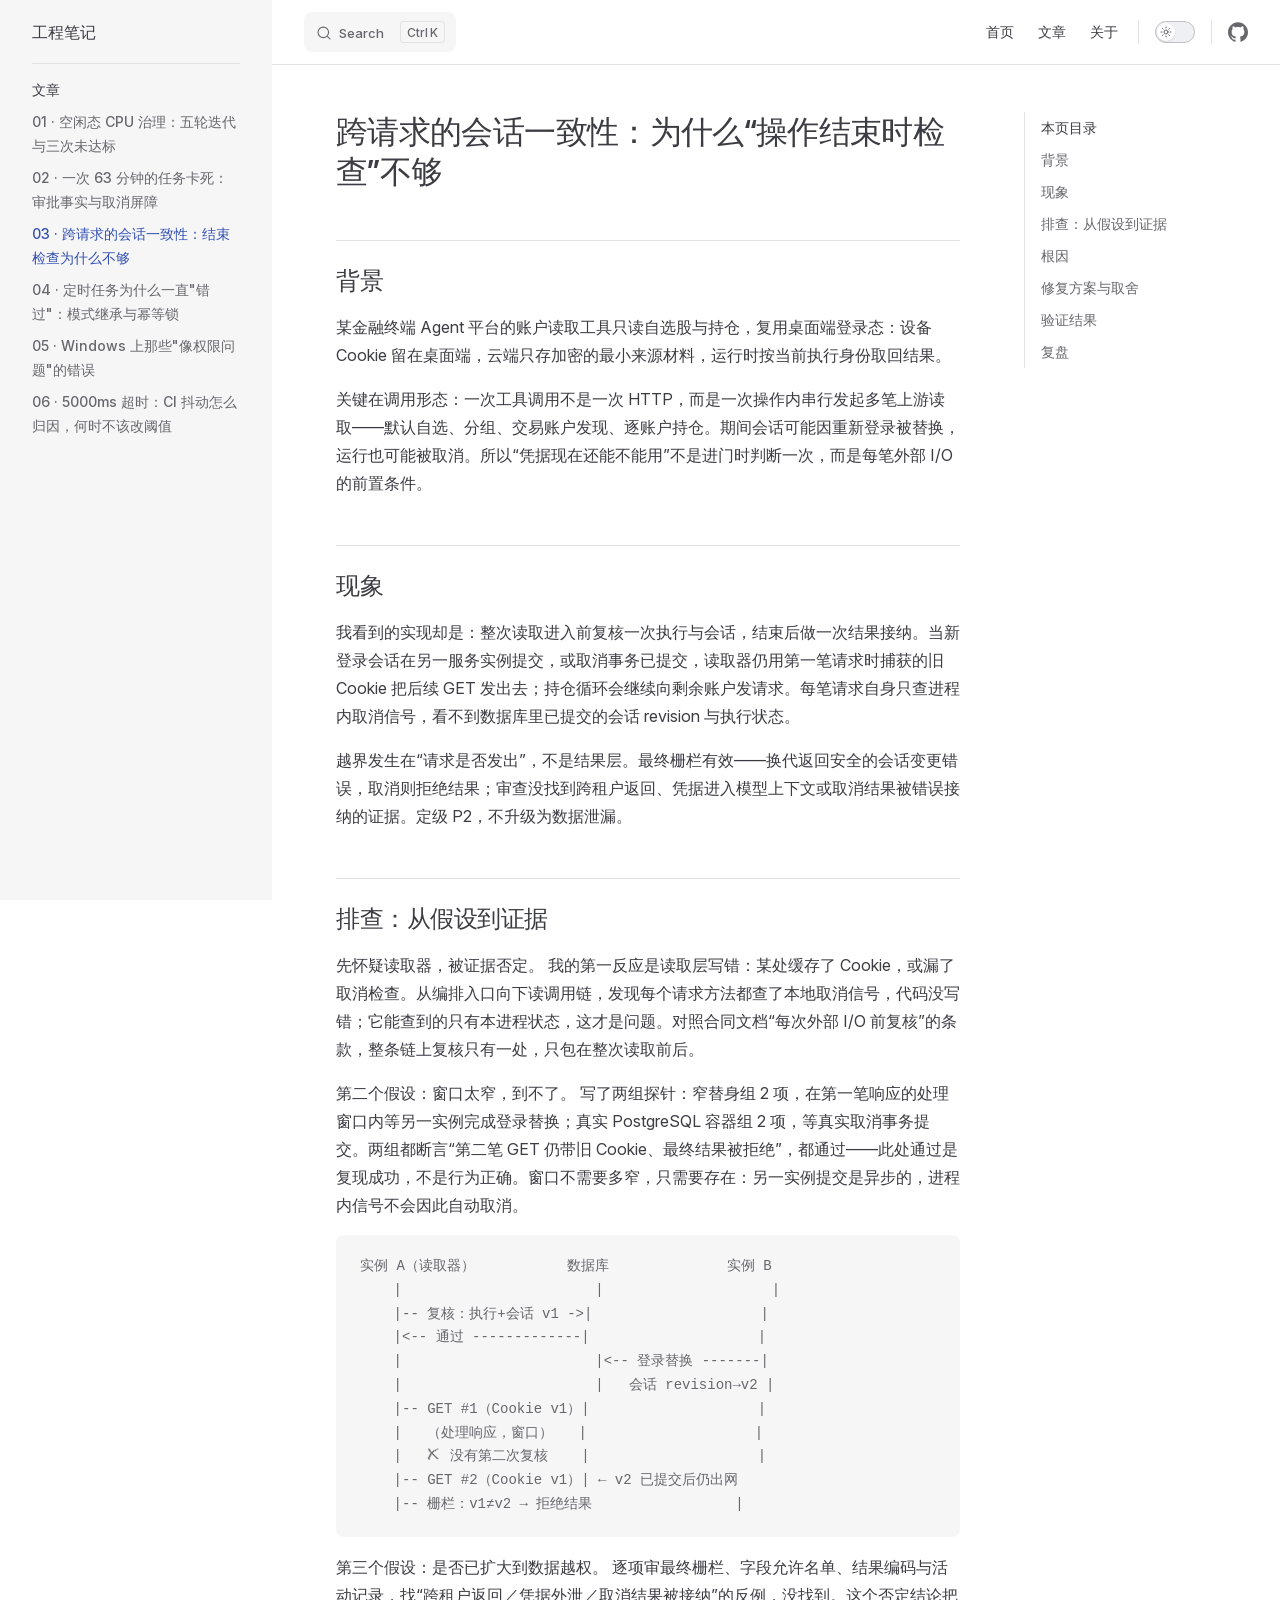
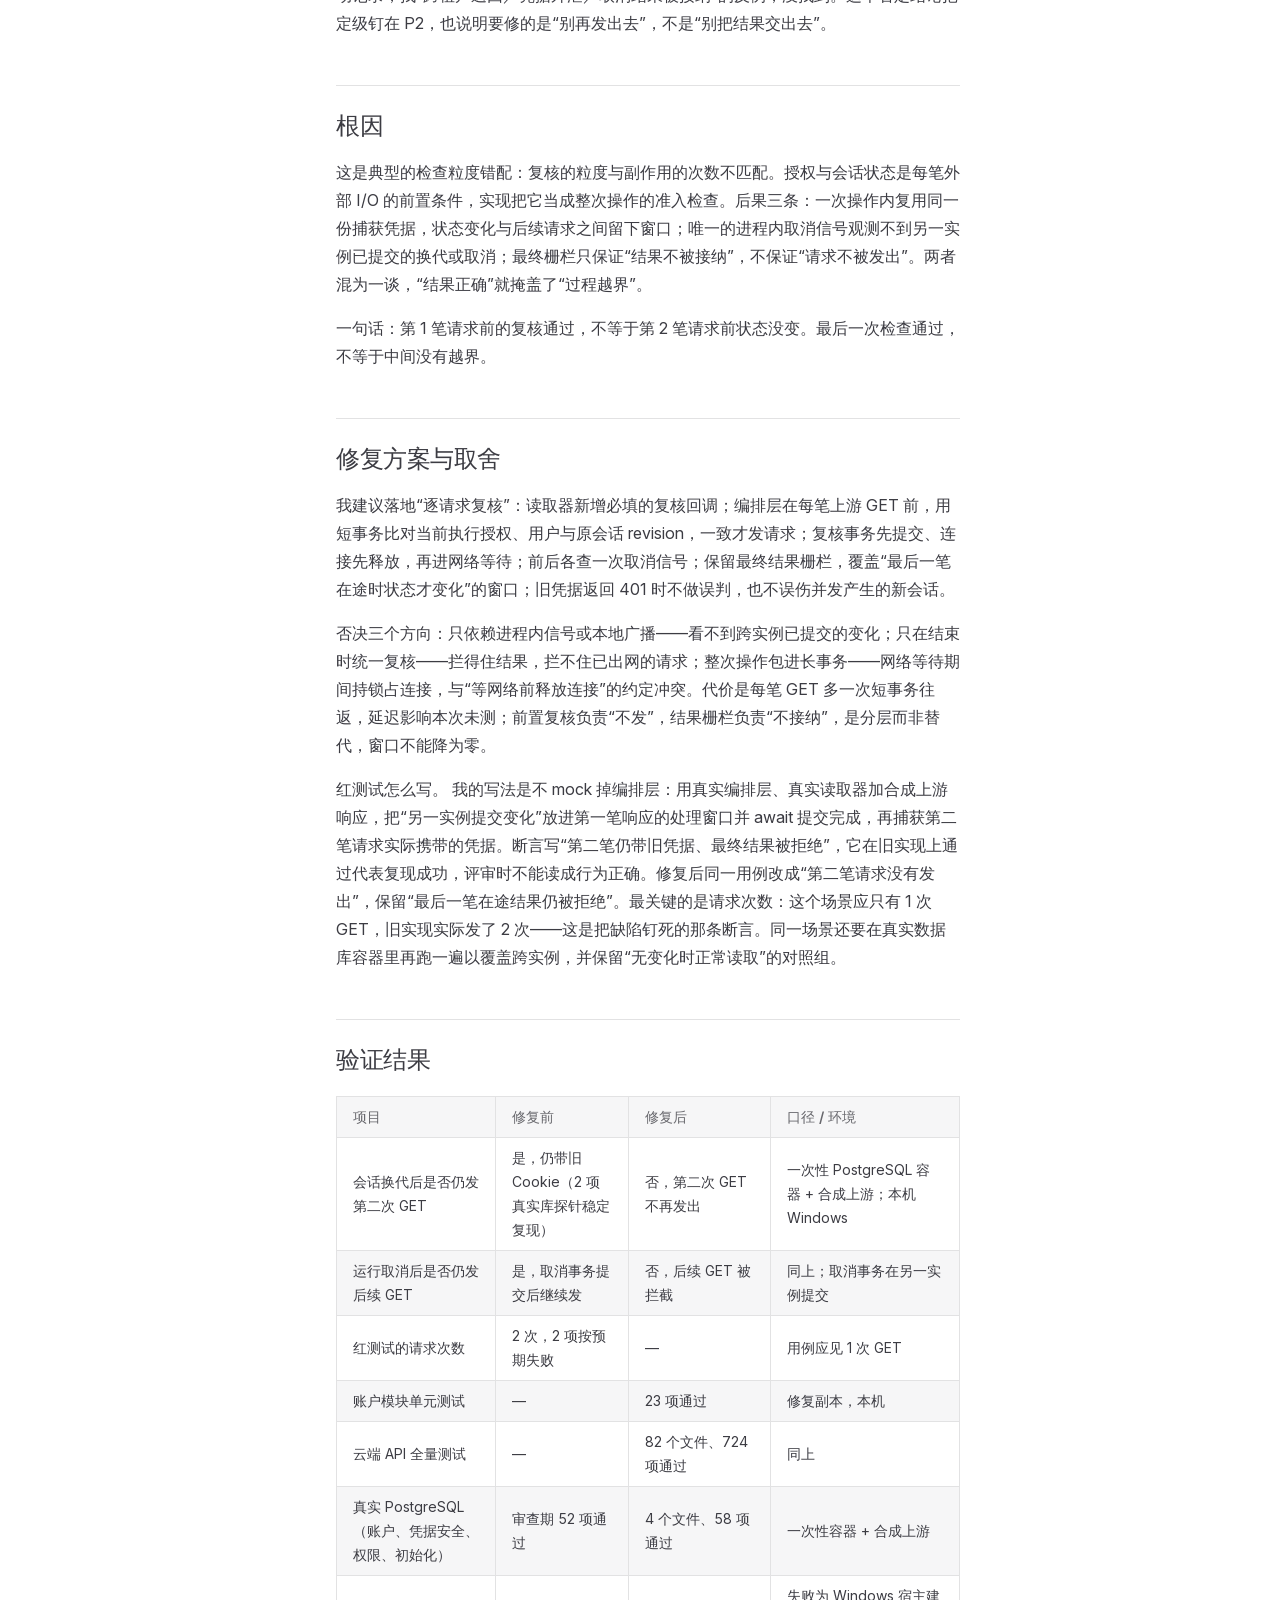
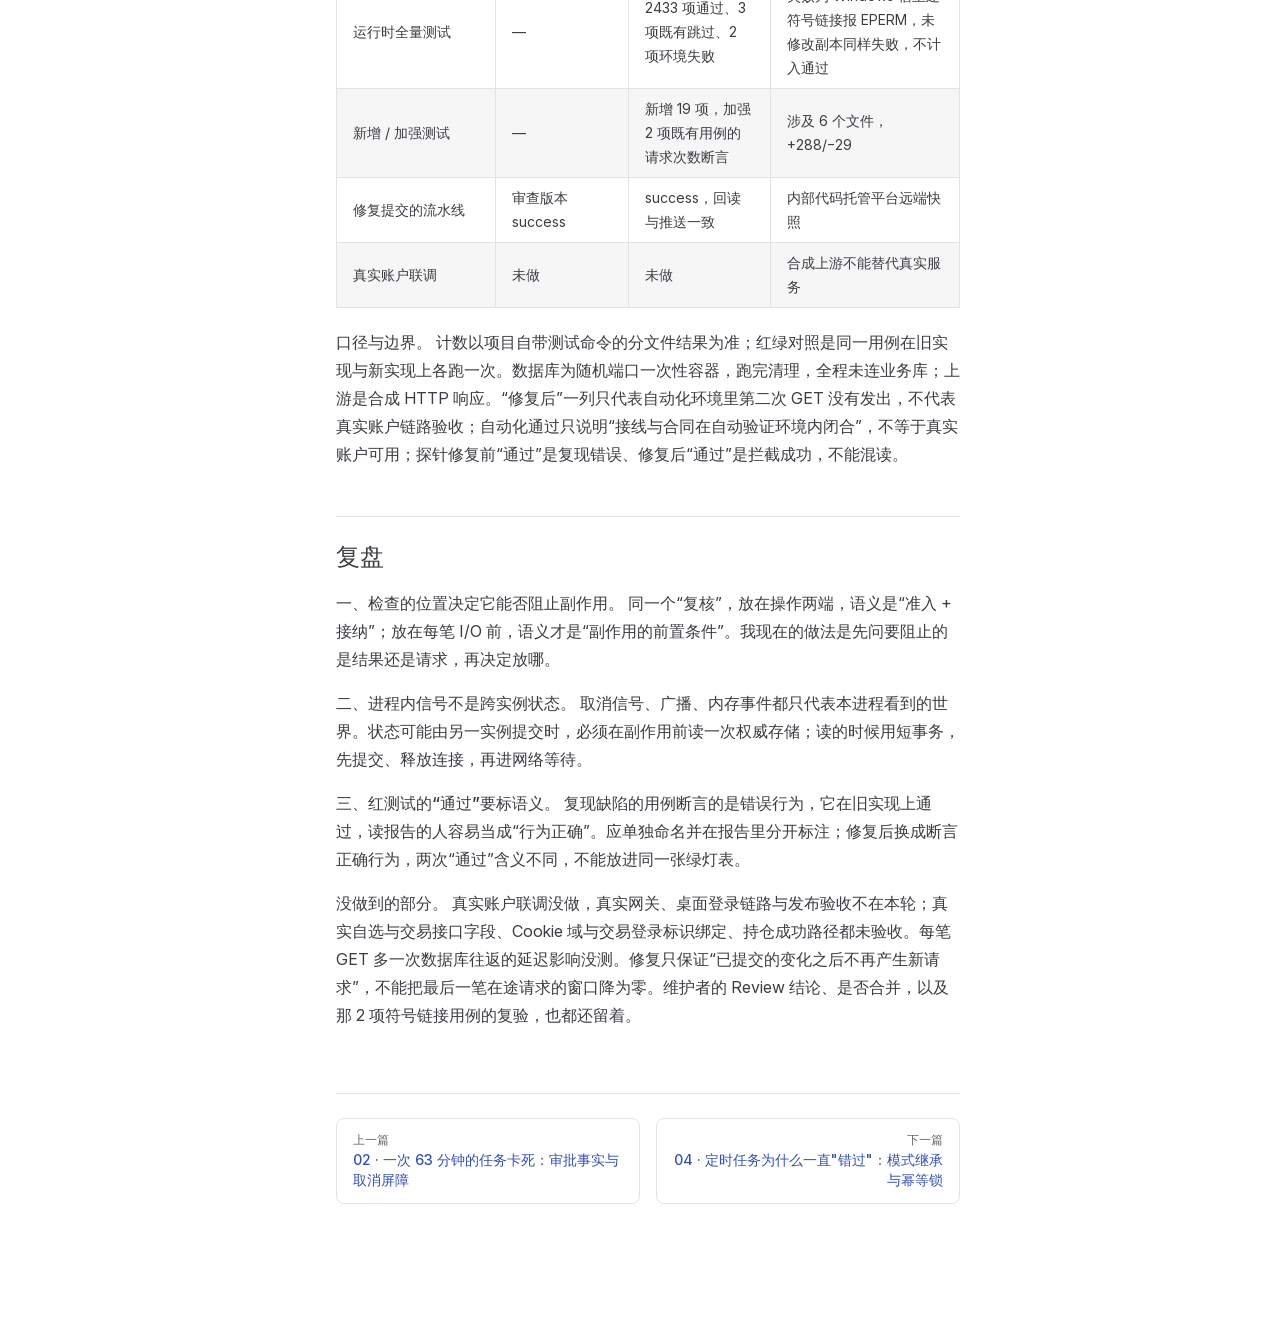
<file: posts/session-consistency.html>
<!DOCTYPE html>
<html lang="zh-CN" dir="ltr">
  <head>
    <meta charset="utf-8">
    <meta name="viewport" content="width=device-width,initial-scale=1">
    <title>跨请求的会话一致性：为什么“操作结束时检查”不够 | 工程笔记</title>
    <meta name="description" content="一次操作内多次读取上游，只在操作前后校验会话，中间请求仍可能带着旧凭据发出去。问题不在最后一次检查，而在每一次请求之前。">
    <meta name="generator" content="VitePress v1.6.4">
    <link rel="preload stylesheet" href="/assets/style.BF3RROt7.css" as="style">
    <link rel="preload stylesheet" href="/vp-icons.css" as="style">
    
    <script type="module" src="/assets/app.DU8kRzN_.js"></script>
    <link rel="preload" href="/assets/inter-roman-latin.Di8DUHzh.woff2" as="font" type="font/woff2" crossorigin="">
    <link rel="modulepreload" href="/assets/chunks/theme.DStk2ICR.js">
    <link rel="modulepreload" href="/assets/chunks/framework.CdvW4CUT.js">
    <link rel="modulepreload" href="/assets/posts_session-consistency.md.DjXEzpgr.lean.js">
    <script id="check-dark-mode">(()=>{const e=localStorage.getItem("vitepress-theme-appearance")||"auto",a=window.matchMedia("(prefers-color-scheme: dark)").matches;(!e||e==="auto"?a:e==="dark")&&document.documentElement.classList.add("dark")})();</script>
    <script id="check-mac-os">document.documentElement.classList.toggle("mac",/Mac|iPhone|iPod|iPad/i.test(navigator.platform));</script>
  </head>
  <body>
    <div id="app"><div class="Layout" data-v-23d3647c><!--[--><!--]--><!--[--><span tabindex="-1" data-v-47646c77></span><a href="#VPContent" class="VPSkipLink visually-hidden" data-v-47646c77>Skip to content</a><!--]--><!----><header class="VPNav" data-v-23d3647c data-v-122469fb><div class="VPNavBar" data-v-122469fb data-v-e3878854><div class="wrapper" data-v-e3878854><div class="container" data-v-e3878854><div class="title" data-v-e3878854><div class="VPNavBarTitle has-sidebar" data-v-e3878854 data-v-dbf7ba2f><a class="title" href="/" data-v-dbf7ba2f><!--[--><!--]--><!----><span data-v-dbf7ba2f>工程笔记</span><!--[--><!--]--></a></div></div><div class="content" data-v-e3878854><div class="content-body" data-v-e3878854><!--[--><!--]--><div class="VPNavBarSearch search" data-v-e3878854><!--[--><!----><div id="local-search"><button type="button" class="DocSearch DocSearch-Button" aria-label="Search"><span class="DocSearch-Button-Container"><span class="vp-icon DocSearch-Search-Icon"></span><span class="DocSearch-Button-Placeholder">Search</span></span><span class="DocSearch-Button-Keys"><kbd class="DocSearch-Button-Key"></kbd><kbd class="DocSearch-Button-Key">K</kbd></span></button></div><!--]--></div><nav aria-labelledby="main-nav-aria-label" class="VPNavBarMenu menu" data-v-e3878854 data-v-efbd467d><span id="main-nav-aria-label" class="visually-hidden" data-v-efbd467d> Main Navigation </span><!--[--><!--[--><a class="VPLink link VPNavBarMenuLink" href="/" tabindex="0" data-v-efbd467d data-v-8346122e><!--[--><span data-v-8346122e>首页</span><!--]--></a><!--]--><!--[--><a class="VPLink link VPNavBarMenuLink" href="/posts/" tabindex="0" data-v-efbd467d data-v-8346122e><!--[--><span data-v-8346122e>文章</span><!--]--></a><!--]--><!--[--><a class="VPLink link VPNavBarMenuLink" href="/about.html" tabindex="0" data-v-efbd467d data-v-8346122e><!--[--><span data-v-8346122e>关于</span><!--]--></a><!--]--><!--]--></nav><!----><div class="VPNavBarAppearance appearance" data-v-e3878854 data-v-1b30f8f7><button class="VPSwitch VPSwitchAppearance" type="button" role="switch" title aria-checked="false" data-v-1b30f8f7 data-v-a3183cc6 data-v-36e1c55a><span class="check" data-v-36e1c55a><span class="icon" data-v-36e1c55a><!--[--><span class="vpi-sun sun" data-v-a3183cc6></span><span class="vpi-moon moon" data-v-a3183cc6></span><!--]--></span></span></button></div><div class="VPSocialLinks VPNavBarSocialLinks social-links" data-v-e3878854 data-v-f0b86de2 data-v-92f52e1f><!--[--><a class="VPSocialLink no-icon" href="https://github.com/Patrickation" aria-label="github" target="_blank" rel="noopener" data-v-92f52e1f data-v-0191b477><span class="vpi-social-github"></span></a><!--]--></div><div class="VPFlyout VPNavBarExtra extra" data-v-e3878854 data-v-7614e1cc data-v-5b1ce1bb><button type="button" class="button" aria-haspopup="true" aria-expanded="false" aria-label="extra navigation" data-v-5b1ce1bb><span class="vpi-more-horizontal icon" data-v-5b1ce1bb></span></button><div class="menu" data-v-5b1ce1bb><div class="VPMenu" data-v-5b1ce1bb data-v-d6874b0e><!----><!--[--><!--[--><!----><div class="group" data-v-7614e1cc><div class="item appearance" data-v-7614e1cc><p class="label" data-v-7614e1cc>主题</p><div class="appearance-action" data-v-7614e1cc><button class="VPSwitch VPSwitchAppearance" type="button" role="switch" title aria-checked="false" data-v-7614e1cc data-v-a3183cc6 data-v-36e1c55a><span class="check" data-v-36e1c55a><span class="icon" data-v-36e1c55a><!--[--><span class="vpi-sun sun" data-v-a3183cc6></span><span class="vpi-moon moon" data-v-a3183cc6></span><!--]--></span></span></button></div></div></div><div class="group" data-v-7614e1cc><div class="item social-links" data-v-7614e1cc><div class="VPSocialLinks social-links-list" data-v-7614e1cc data-v-92f52e1f><!--[--><a class="VPSocialLink no-icon" href="https://github.com/Patrickation" aria-label="github" target="_blank" rel="noopener" data-v-92f52e1f data-v-0191b477><span class="vpi-social-github"></span></a><!--]--></div></div></div><!--]--><!--]--></div></div></div><!--[--><!--]--><button type="button" class="VPNavBarHamburger hamburger" aria-label="mobile navigation" aria-expanded="false" aria-controls="VPNavScreen" data-v-e3878854 data-v-0aa13764><span class="container" data-v-0aa13764><span class="top" data-v-0aa13764></span><span class="middle" data-v-0aa13764></span><span class="bottom" data-v-0aa13764></span></span></button></div></div></div></div><div class="divider" data-v-e3878854><div class="divider-line" data-v-e3878854></div></div></div><!----></header><div class="VPLocalNav has-sidebar empty" data-v-23d3647c data-v-3c344fd2><div class="container" data-v-3c344fd2><button class="menu" aria-expanded="false" aria-controls="VPSidebarNav" data-v-3c344fd2><span class="vpi-align-left menu-icon" data-v-3c344fd2></span><span class="menu-text" data-v-3c344fd2>目录</span></button><div class="VPLocalNavOutlineDropdown" style="--vp-vh:0px;" data-v-3c344fd2 data-v-39564c84><button data-v-39564c84>回到顶部</button><!----></div></div></div><aside class="VPSidebar" data-v-23d3647c data-v-5a74c653><div class="curtain" data-v-5a74c653></div><nav class="nav" id="VPSidebarNav" aria-labelledby="sidebar-aria-label" tabindex="-1" data-v-5a74c653><span class="visually-hidden" id="sidebar-aria-label" data-v-5a74c653> Sidebar Navigation </span><!--[--><!--]--><!--[--><div class="no-transition group" data-v-d8b7b0aa><section class="VPSidebarItem level-0 has-active" data-v-d8b7b0aa data-v-7ae1ddbd><div class="item" role="button" tabindex="0" data-v-7ae1ddbd><div class="indicator" data-v-7ae1ddbd></div><h2 class="text" data-v-7ae1ddbd>文章</h2><!----></div><div class="items" data-v-7ae1ddbd><!--[--><div class="VPSidebarItem level-1 is-link" data-v-7ae1ddbd><div class="item" data-v-7ae1ddbd><div class="indicator" data-v-7ae1ddbd></div><a class="VPLink link link" href="/posts/idle-cpu.html" data-v-7ae1ddbd><!--[--><p class="text" data-v-7ae1ddbd>01 · 空闲态 CPU 治理：五轮迭代与三次未达标</p><!--]--></a><!----></div><!----></div><div class="VPSidebarItem level-1 is-link" data-v-7ae1ddbd><div class="item" data-v-7ae1ddbd><div class="indicator" data-v-7ae1ddbd></div><a class="VPLink link link" href="/posts/approval-deadlock.html" data-v-7ae1ddbd><!--[--><p class="text" data-v-7ae1ddbd>02 · 一次 63 分钟的任务卡死：审批事实与取消屏障</p><!--]--></a><!----></div><!----></div><div class="VPSidebarItem level-1 is-link" data-v-7ae1ddbd><div class="item" data-v-7ae1ddbd><div class="indicator" data-v-7ae1ddbd></div><a class="VPLink link link" href="/posts/session-consistency.html" data-v-7ae1ddbd><!--[--><p class="text" data-v-7ae1ddbd>03 · 跨请求的会话一致性：结束检查为什么不够</p><!--]--></a><!----></div><!----></div><div class="VPSidebarItem level-1 is-link" data-v-7ae1ddbd><div class="item" data-v-7ae1ddbd><div class="indicator" data-v-7ae1ddbd></div><a class="VPLink link link" href="/posts/scheduled-mode.html" data-v-7ae1ddbd><!--[--><p class="text" data-v-7ae1ddbd>04 · 定时任务为什么一直"错过"：模式继承与幂等锁</p><!--]--></a><!----></div><!----></div><div class="VPSidebarItem level-1 is-link" data-v-7ae1ddbd><div class="item" data-v-7ae1ddbd><div class="indicator" data-v-7ae1ddbd></div><a class="VPLink link link" href="/posts/windows-platform.html" data-v-7ae1ddbd><!--[--><p class="text" data-v-7ae1ddbd>05 · Windows 上那些"像权限问题"的错误</p><!--]--></a><!----></div><!----></div><div class="VPSidebarItem level-1 is-link" data-v-7ae1ddbd><div class="item" data-v-7ae1ddbd><div class="indicator" data-v-7ae1ddbd></div><a class="VPLink link link" href="/posts/ci-flake.html" data-v-7ae1ddbd><!--[--><p class="text" data-v-7ae1ddbd>06 · 5000ms 超时：CI 抖动怎么归因，何时不该改阈值</p><!--]--></a><!----></div><!----></div><!--]--></div></section></div><!--]--><!--[--><!--]--></nav></aside><div class="VPContent has-sidebar" id="VPContent" data-v-23d3647c data-v-72119762><div class="VPDoc has-sidebar has-aside" data-v-72119762 data-v-6950e282><!--[--><!--]--><div class="container" data-v-6950e282><div class="aside" data-v-6950e282><div class="aside-curtain" data-v-6950e282></div><div class="aside-container" data-v-6950e282><div class="aside-content" data-v-6950e282><div class="VPDocAside" data-v-6950e282 data-v-35a3cbc0><!--[--><!--]--><!--[--><!--]--><nav aria-labelledby="doc-outline-aria-label" class="VPDocAsideOutline" data-v-35a3cbc0 data-v-3972044b><div class="content" data-v-3972044b><div class="outline-marker" data-v-3972044b></div><div aria-level="2" class="outline-title" id="doc-outline-aria-label" role="heading" data-v-3972044b>本页目录</div><ul class="VPDocOutlineItem root" data-v-3972044b data-v-fa11da18><!--[--><!--]--></ul></div></nav><!--[--><!--]--><div class="spacer" data-v-35a3cbc0></div><!--[--><!--]--><!----><!--[--><!--]--><!--[--><!--]--></div></div></div></div><div class="content" data-v-6950e282><div class="content-container" data-v-6950e282><!--[--><!--]--><main class="main" data-v-6950e282><div style="position:relative;" class="vp-doc _posts_session-consistency" data-v-6950e282><div><h1 id="跨请求的会话一致性-为什么-操作结束时检查-不够" tabindex="-1">跨请求的会话一致性：为什么“操作结束时检查”不够 <a class="header-anchor" href="#跨请求的会话一致性-为什么-操作结束时检查-不够" aria-label="Permalink to &quot;跨请求的会话一致性：为什么“操作结束时检查”不够&quot;">​</a></h1><h2 id="背景" tabindex="-1">背景 <a class="header-anchor" href="#背景" aria-label="Permalink to &quot;背景&quot;">​</a></h2><p>某金融终端 Agent 平台的账户读取工具只读自选股与持仓，复用桌面端登录态：设备 Cookie 留在桌面端，云端只存加密的最小来源材料，运行时按当前执行身份取回结果。</p><p>关键在调用形态：一次工具调用不是一次 HTTP，而是一次操作内串行发起多笔上游读取——默认自选、分组、交易账户发现、逐账户持仓。期间会话可能因重新登录被替换，运行也可能被取消。所以“凭据现在还能不能用”不是进门时判断一次，而是每笔外部 I/O 的前置条件。</p><h2 id="现象" tabindex="-1">现象 <a class="header-anchor" href="#现象" aria-label="Permalink to &quot;现象&quot;">​</a></h2><p>我看到的实现却是：整次读取进入前复核一次执行与会话，结束后做一次结果接纳。当新登录会话在另一服务实例提交，或取消事务已提交，读取器仍用第一笔请求时捕获的旧 Cookie 把后续 GET 发出去；持仓循环会继续向剩余账户发请求。每笔请求自身只查进程内取消信号，看不到数据库里已提交的会话 revision 与执行状态。</p><p>越界发生在“请求是否发出”，不是结果层。最终栅栏有效——换代返回安全的会话变更错误，取消则拒绝结果；审查没找到跨租户返回、凭据进入模型上下文或取消结果被错误接纳的证据。定级 P2，不升级为数据泄漏。</p><h2 id="排查-从假设到证据" tabindex="-1">排查：从假设到证据 <a class="header-anchor" href="#排查-从假设到证据" aria-label="Permalink to &quot;排查：从假设到证据&quot;">​</a></h2><p><strong>先怀疑读取器，被证据否定。</strong> 我的第一反应是读取层写错：某处缓存了 Cookie，或漏了取消检查。从编排入口向下读调用链，发现每个请求方法都查了本地取消信号，代码没写错；它能查到的只有本进程状态，这才是问题。对照合同文档“每次外部 I/O 前复核”的条款，整条链上复核只有一处，只包在整次读取前后。</p><p><strong>第二个假设：窗口太窄，到不了。</strong> 写了两组探针：窄替身组 2 项，在第一笔响应的处理窗口内等另一实例完成登录替换；真实 PostgreSQL 容器组 2 项，等真实取消事务提交。两组都断言“第二笔 GET 仍带旧 Cookie、最终结果被拒绝”，都通过——此处通过是复现成功，不是行为正确。窗口不需要多窄，只需要存在：另一实例提交是异步的，进程内信号不会因此自动取消。</p><div class="language- vp-adaptive-theme"><button title="Copy Code" class="copy"></button><span class="lang"></span><pre class="shiki shiki-themes github-light github-dark vp-code" tabindex="0"><code><span class="line"><span>实例 A（读取器）           数据库              实例 B</span></span>
<span class="line"><span>    |                       |                    |</span></span>
<span class="line"><span>    |-- 复核：执行+会话 v1 -&gt;|                    |</span></span>
<span class="line"><span>    |&lt;-- 通过 -------------|                    |</span></span>
<span class="line"><span>    |                       |&lt;-- 登录替换 -------|</span></span>
<span class="line"><span>    |                       |   会话 revision→v2 |</span></span>
<span class="line"><span>    |-- GET #1（Cookie v1）|                    |</span></span>
<span class="line"><span>    |   （处理响应，窗口）   |                    |</span></span>
<span class="line"><span>    |   ✗ 没有第二次复核    |                    |</span></span>
<span class="line"><span>    |-- GET #2（Cookie v1）| ← v2 已提交后仍出网</span></span>
<span class="line"><span>    |-- 栅栏：v1≠v2 → 拒绝结果                 |</span></span></code></pre></div><p><strong>第三个假设：是否已扩大到数据越权。</strong> 逐项审最终栅栏、字段允许名单、结果编码与活动记录，找“跨租户返回／凭据外泄／取消结果被接纳”的反例，没找到。这个否定结论把定级钉在 P2，也说明要修的是“别再发出去”，不是“别把结果交出去”。</p><h2 id="根因" tabindex="-1">根因 <a class="header-anchor" href="#根因" aria-label="Permalink to &quot;根因&quot;">​</a></h2><p>这是典型的检查粒度错配：复核的粒度与副作用的次数不匹配。授权与会话状态是每笔外部 I/O 的前置条件，实现把它当成整次操作的准入检查。后果三条：一次操作内复用同一份捕获凭据，状态变化与后续请求之间留下窗口；唯一的进程内取消信号观测不到另一实例已提交的换代或取消；最终栅栏只保证“结果不被接纳”，不保证“请求不被发出”。两者混为一谈，“结果正确”就掩盖了“过程越界”。</p><p>一句话：第 1 笔请求前的复核通过，不等于第 2 笔请求前状态没变。最后一次检查通过，不等于中间没有越界。</p><h2 id="修复方案与取舍" tabindex="-1">修复方案与取舍 <a class="header-anchor" href="#修复方案与取舍" aria-label="Permalink to &quot;修复方案与取舍&quot;">​</a></h2><p>我建议落地“逐请求复核”：读取器新增必填的复核回调；编排层在每笔上游 GET 前，用短事务比对当前执行授权、用户与原会话 revision，一致才发请求；复核事务先提交、连接先释放，再进网络等待；前后各查一次取消信号；保留最终结果栅栏，覆盖“最后一笔在途时状态才变化”的窗口；旧凭据返回 401 时不做误判，也不误伤并发产生的新会话。</p><p>否决三个方向：只依赖进程内信号或本地广播——看不到跨实例已提交的变化；只在结束时统一复核——拦得住结果，拦不住已出网的请求；整次操作包进长事务——网络等待期间持锁占连接，与“等网络前释放连接”的约定冲突。代价是每笔 GET 多一次短事务往返，延迟影响本次未测；前置复核负责“不发”，结果栅栏负责“不接纳”，是分层而非替代，窗口不能降为零。</p><p><strong>红测试怎么写。</strong> 我的写法是不 mock 掉编排层：用真实编排层、真实读取器加合成上游响应，把“另一实例提交变化”放进第一笔响应的处理窗口并 await 提交完成，再捕获第二笔请求实际携带的凭据。断言写“第二笔仍带旧凭据、最终结果被拒绝”，它在旧实现上通过代表复现成功，评审时不能读成行为正确。修复后同一用例改成“第二笔请求没有发出”，保留“最后一笔在途结果仍被拒绝”。最关键的是请求次数：这个场景应只有 1 次 GET，旧实现实际发了 2 次——这是把缺陷钉死的那条断言。同一场景还要在真实数据库容器里再跑一遍以覆盖跨实例，并保留“无变化时正常读取”的对照组。</p><h2 id="验证结果" tabindex="-1">验证结果 <a class="header-anchor" href="#验证结果" aria-label="Permalink to &quot;验证结果&quot;">​</a></h2><table tabindex="0"><thead><tr><th>项目</th><th>修复前</th><th>修复后</th><th>口径 / 环境</th></tr></thead><tbody><tr><td>会话换代后是否仍发第二次 GET</td><td>是，仍带旧 Cookie（2 项真实库探针稳定复现）</td><td>否，第二次 GET 不再发出</td><td>一次性 PostgreSQL 容器 + 合成上游；本机 Windows</td></tr><tr><td>运行取消后是否仍发后续 GET</td><td>是，取消事务提交后继续发</td><td>否，后续 GET 被拦截</td><td>同上；取消事务在另一实例提交</td></tr><tr><td>红测试的请求次数</td><td>2 次，2 项按预期失败</td><td>—</td><td>用例应见 1 次 GET</td></tr><tr><td>账户模块单元测试</td><td>—</td><td>23 项通过</td><td>修复副本，本机</td></tr><tr><td>云端 API 全量测试</td><td>—</td><td>82 个文件、724 项通过</td><td>同上</td></tr><tr><td>真实 PostgreSQL（账户、凭据安全、权限、初始化）</td><td>审查期 52 项通过</td><td>4 个文件、58 项通过</td><td>一次性容器 + 合成上游</td></tr><tr><td>运行时全量测试</td><td>—</td><td>2433 项通过、3 项既有跳过、2 项环境失败</td><td>失败为 Windows 宿主建符号链接报 EPERM，未修改副本同样失败，不计入通过</td></tr><tr><td>新增 / 加强测试</td><td>—</td><td>新增 19 项，加强 2 项既有用例的请求次数断言</td><td>涉及 6 个文件，+288/−29</td></tr><tr><td>修复提交的流水线</td><td>审查版本 success</td><td>success，回读与推送一致</td><td>内部代码托管平台远端快照</td></tr><tr><td>真实账户联调</td><td>未做</td><td>未做</td><td>合成上游不能替代真实服务</td></tr></tbody></table><p><strong>口径与边界。</strong> 计数以项目自带测试命令的分文件结果为准；红绿对照是同一用例在旧实现与新实现上各跑一次。数据库为随机端口一次性容器，跑完清理，全程未连业务库；上游是合成 HTTP 响应。“修复后”一列只代表自动化环境里第二次 GET 没有发出，不代表真实账户链路验收；自动化通过只说明“接线与合同在自动验证环境内闭合”，不等于真实账户可用；探针修复前“通过”是复现错误、修复后“通过”是拦截成功，不能混读。</p><h2 id="复盘" tabindex="-1">复盘 <a class="header-anchor" href="#复盘" aria-label="Permalink to &quot;复盘&quot;">​</a></h2><p><strong>一、检查的位置决定它能否阻止副作用。</strong> 同一个“复核”，放在操作两端，语义是“准入 + 接纳”；放在每笔 I/O 前，语义才是“副作用的前置条件”。我现在的做法是先问要阻止的是结果还是请求，再决定放哪。</p><p><strong>二、进程内信号不是跨实例状态。</strong> 取消信号、广播、内存事件都只代表本进程看到的世界。状态可能由另一实例提交时，必须在副作用前读一次权威存储；读的时候用短事务，先提交、释放连接，再进网络等待。</p><p><strong>三、红测试的“通过”要标语义。</strong> 复现缺陷的用例断言的是错误行为，它在旧实现上通过，读报告的人容易当成“行为正确”。应单独命名并在报告里分开标注；修复后换成断言正确行为，两次“通过”含义不同，不能放进同一张绿灯表。</p><p><strong>没做到的部分。</strong> 真实账户联调没做，真实网关、桌面登录链路与发布验收不在本轮；真实自选与交易接口字段、Cookie 域与交易登录标识绑定、持仓成功路径都未验收。每笔 GET 多一次数据库往返的延迟影响没测。修复只保证“已提交的变化之后不再产生新请求”，不能把最后一笔在途请求的窗口降为零。维护者的 Review 结论、是否合并，以及那 2 项符号链接用例的复验，也都还留着。</p></div></div></main><footer class="VPDocFooter" data-v-6950e282 data-v-d961256a><!--[--><!--]--><!----><nav class="prev-next" aria-labelledby="doc-footer-aria-label" data-v-d961256a><span class="visually-hidden" id="doc-footer-aria-label" data-v-d961256a>Pager</span><div class="pager" data-v-d961256a><a class="VPLink link pager-link prev" href="/posts/approval-deadlock.html" data-v-d961256a><!--[--><span class="desc" data-v-d961256a>上一篇</span><span class="title" data-v-d961256a>02 · 一次 63 分钟的任务卡死：审批事实与取消屏障</span><!--]--></a></div><div class="pager" data-v-d961256a><a class="VPLink link pager-link next" href="/posts/scheduled-mode.html" data-v-d961256a><!--[--><span class="desc" data-v-d961256a>下一篇</span><span class="title" data-v-d961256a>04 · 定时任务为什么一直"错过"：模式继承与幂等锁</span><!--]--></a></div></nav></footer><!--[--><!--]--></div></div></div><!--[--><!--]--></div></div><footer class="VPFooter has-sidebar" data-v-23d3647c data-v-b798003b><div class="container" data-v-b798003b><p class="message" data-v-b798003b>个人技术笔记 · 内容已脱敏，不涉及任何公司内部信息</p><p class="copyright" data-v-b798003b>Copyright © 2026</p></div></footer><!--[--><!--]--></div></div>
    <script>window.__VP_HASH_MAP__=JSON.parse("{\"about.md\":\"7A_0hznw\",\"index.md\":\"PmJ8zPJd\",\"posts_approval-deadlock.md\":\"B5w6FD8e\",\"posts_ci-flake.md\":\"oD-Hv32V\",\"posts_idle-cpu.md\":\"CBXOE2GF\",\"posts_index.md\":\"D09-T86X\",\"posts_scheduled-mode.md\":\"BSNxFid9\",\"posts_session-consistency.md\":\"DjXEzpgr\",\"posts_windows-platform.md\":\"DbSO-Skl\"}");window.__VP_SITE_DATA__=JSON.parse("{\"lang\":\"zh-CN\",\"dir\":\"ltr\",\"title\":\"工程笔记\",\"description\":\"Agent 工程、性能排查、分布式一致性与质量工程的实践记录\",\"base\":\"/\",\"head\":[],\"router\":{\"prefetchLinks\":true},\"appearance\":true,\"themeConfig\":{\"nav\":[{\"text\":\"首页\",\"link\":\"/\"},{\"text\":\"文章\",\"link\":\"/posts/\"},{\"text\":\"关于\",\"link\":\"/about\"}],\"sidebar\":{\"/posts/\":[{\"text\":\"文章\",\"items\":[{\"text\":\"01 · 空闲态 CPU 治理：五轮迭代与三次未达标\",\"link\":\"/posts/idle-cpu\"},{\"text\":\"02 · 一次 63 分钟的任务卡死：审批事实与取消屏障\",\"link\":\"/posts/approval-deadlock\"},{\"text\":\"03 · 跨请求的会话一致性：结束检查为什么不够\",\"link\":\"/posts/session-consistency\"},{\"text\":\"04 · 定时任务为什么一直\\\"错过\\\"：模式继承与幂等锁\",\"link\":\"/posts/scheduled-mode\"},{\"text\":\"05 · Windows 上那些\\\"像权限问题\\\"的错误\",\"link\":\"/posts/windows-platform\"},{\"text\":\"06 · 5000ms 超时：CI 抖动怎么归因，何时不该改阈值\",\"link\":\"/posts/ci-flake\"}]}]},\"outline\":{\"level\":[2,3],\"label\":\"本页目录\"},\"search\":{\"provider\":\"local\"},\"docFooter\":{\"prev\":\"上一篇\",\"next\":\"下一篇\"},\"returnToTopLabel\":\"回到顶部\",\"sidebarMenuLabel\":\"目录\",\"darkModeSwitchLabel\":\"主题\",\"footer\":{\"message\":\"个人技术笔记 · 内容已脱敏，不涉及任何公司内部信息\",\"copyright\":\"Copyright © 2026\"},\"socialLinks\":[{\"icon\":\"github\",\"link\":\"https://github.com/Patrickation\"}]},\"locales\":{},\"scrollOffset\":134,\"cleanUrls\":false}");</script>
    
  </body>
</html>
</file>
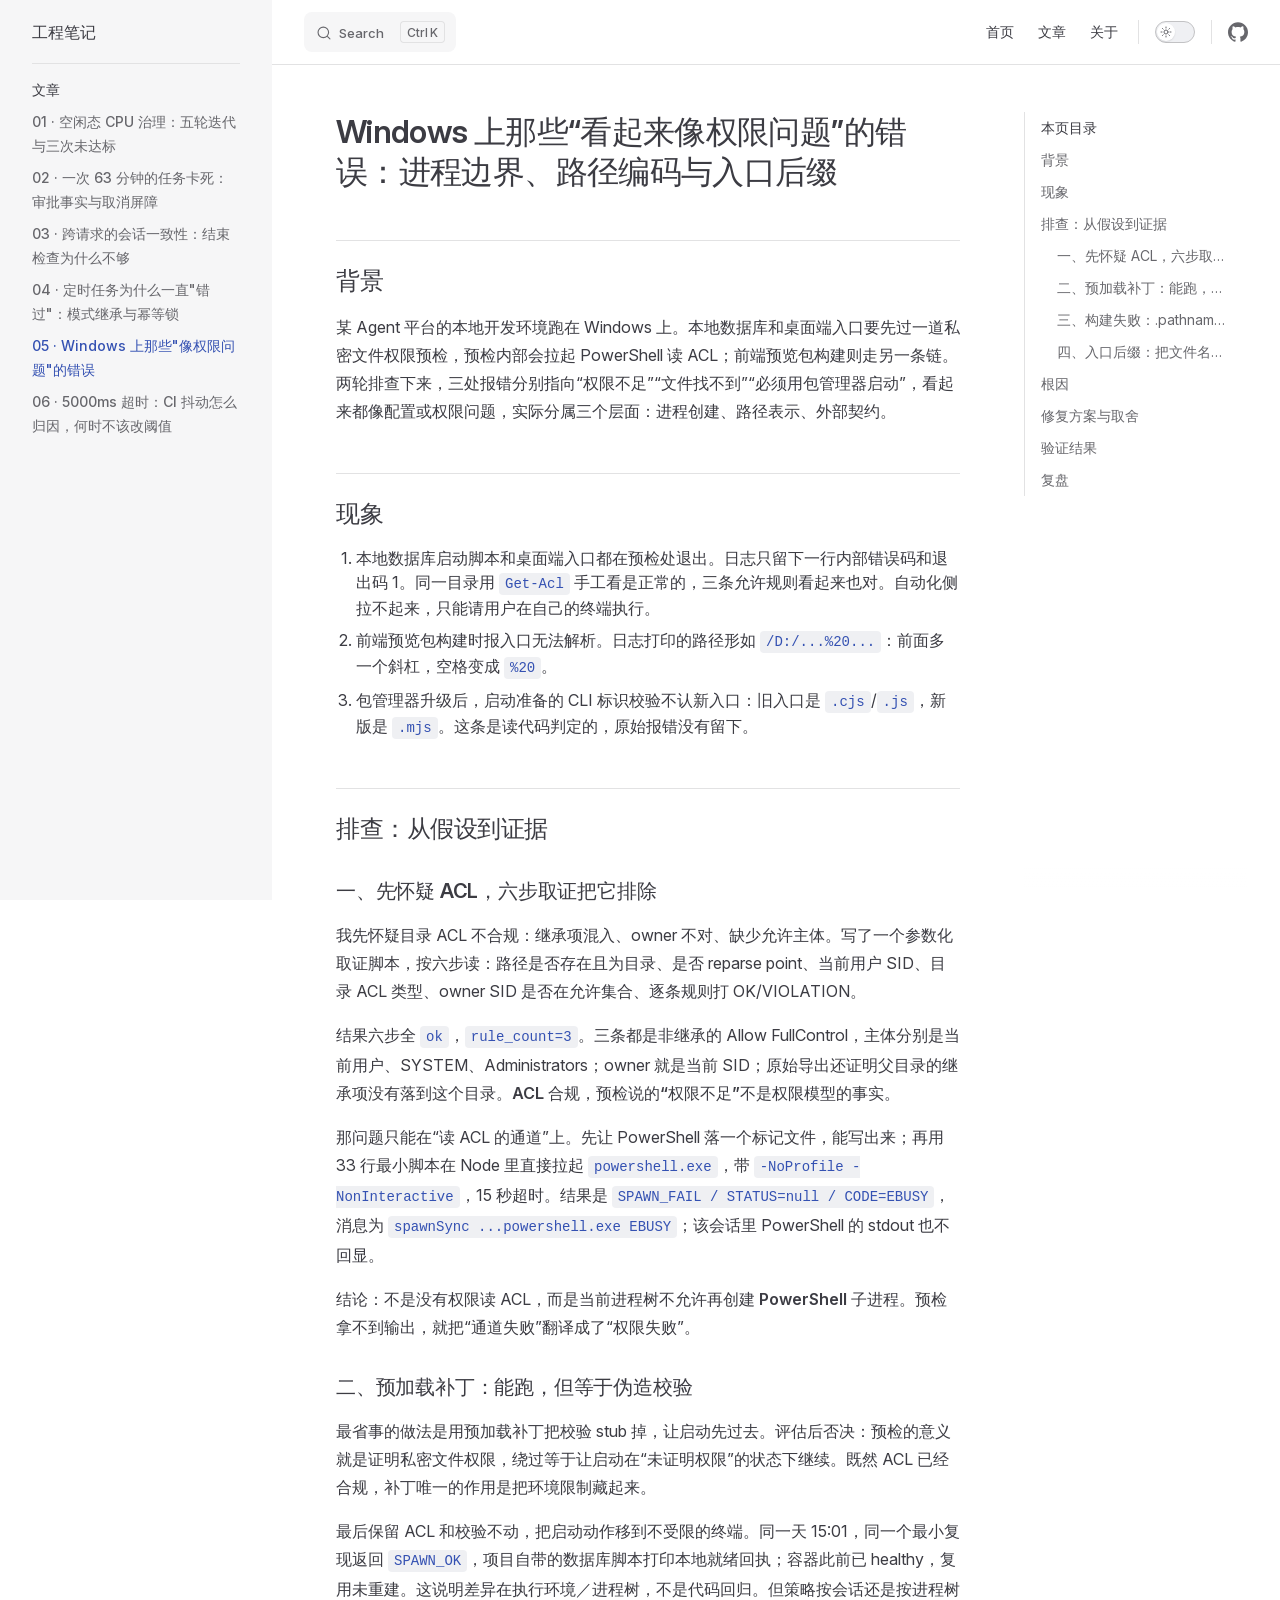
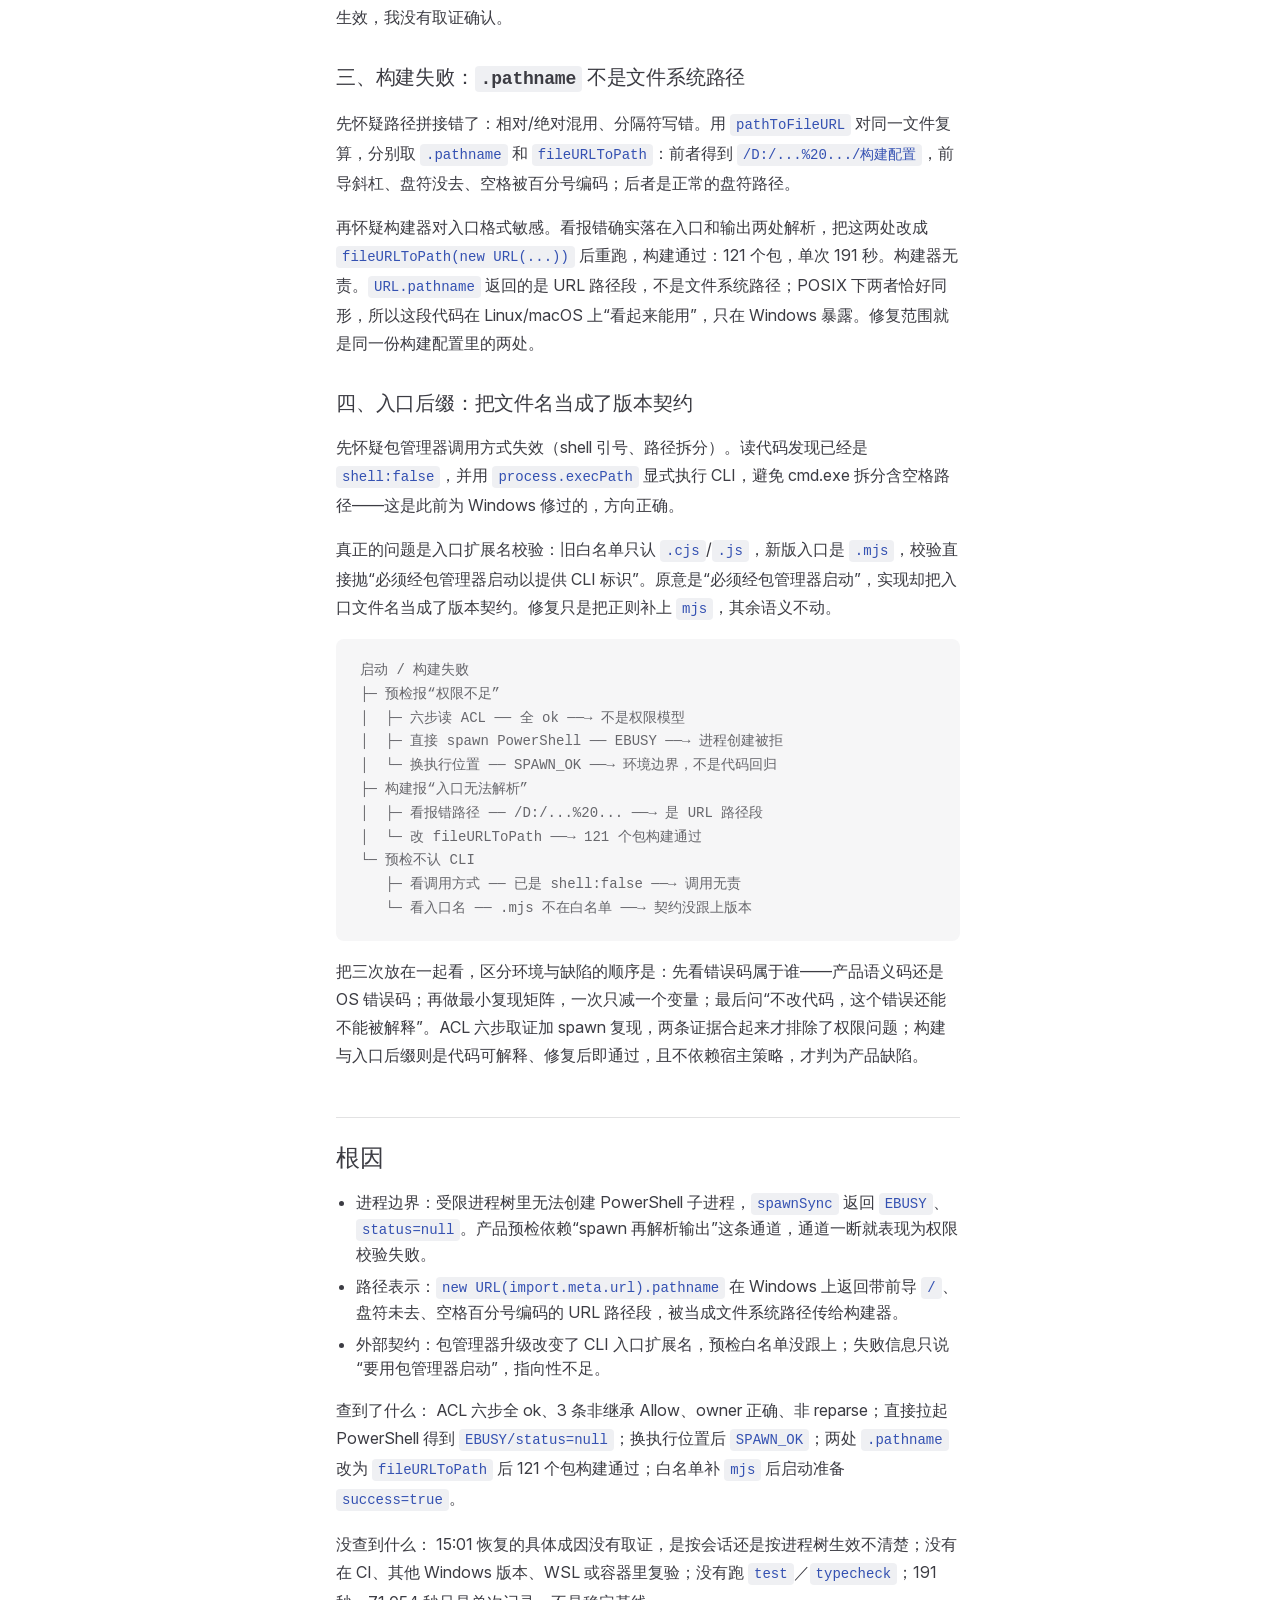
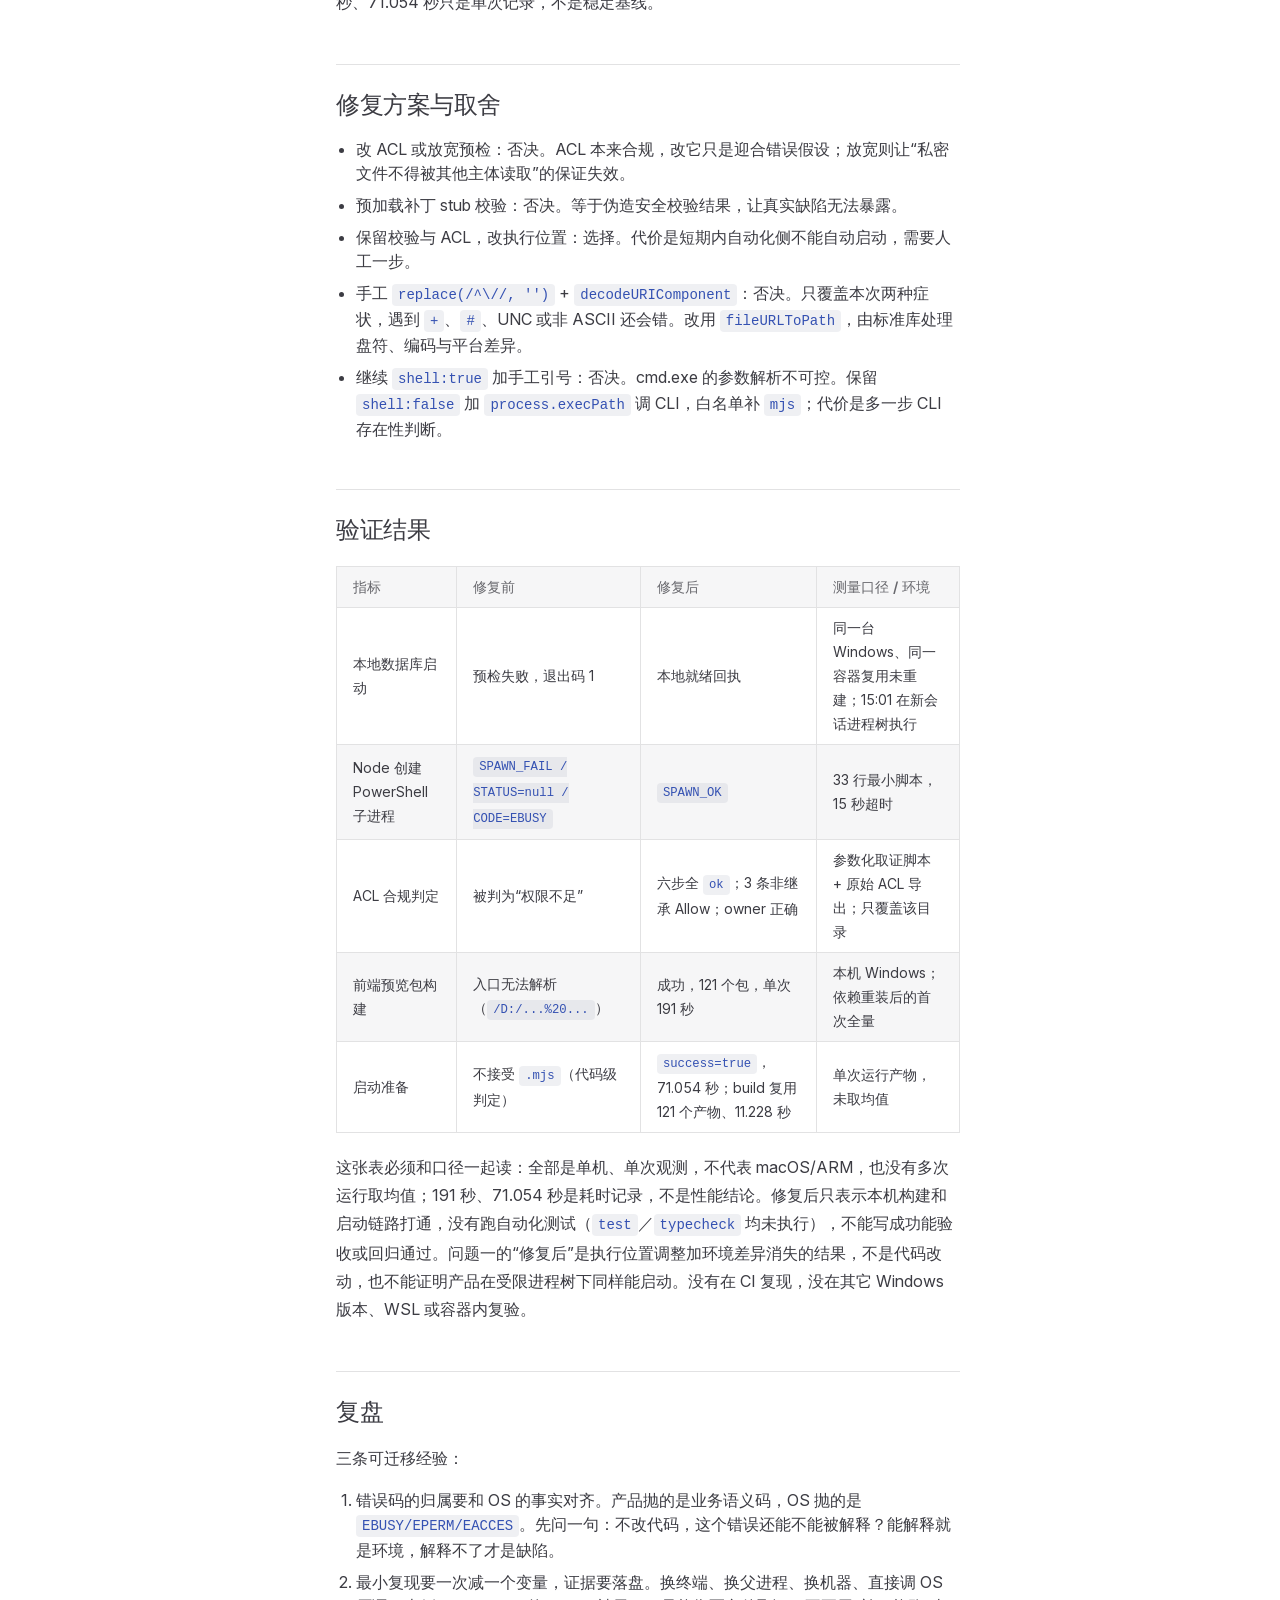
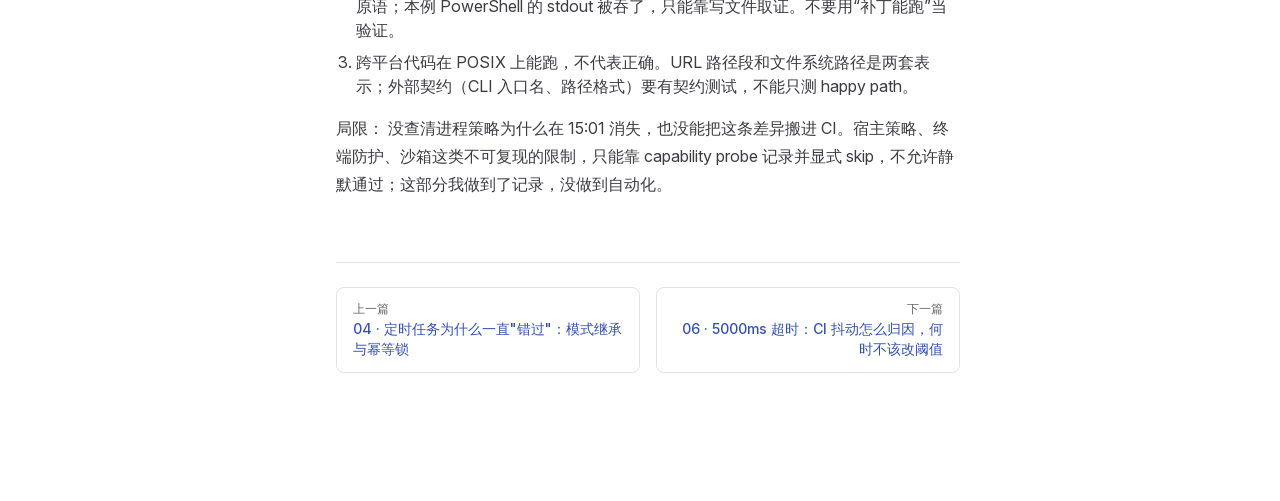
<file: posts/windows-platform.html>
<!DOCTYPE html>
<html lang="zh-CN" dir="ltr">
  <head>
    <meta charset="utf-8">
    <meta name="viewport" content="width=device-width,initial-scale=1">
    <title>Windows 上那些“看起来像权限问题”的错误：进程边界、路径编码与入口后缀 | 工程笔记</title>
    <meta name="description" content="本地数据库起不来报的是 ACL 权限，真因却是安全策略禁止进程再创建 powershell 子进程；构建失败报的是文件找不到，真因是 URL().pathname 在 Windows 上多了一个前导斜杠和空格编码。">
    <meta name="generator" content="VitePress v1.6.4">
    <link rel="preload stylesheet" href="/assets/style.BF3RROt7.css" as="style">
    <link rel="preload stylesheet" href="/vp-icons.css" as="style">
    
    <script type="module" src="/assets/app.DU8kRzN_.js"></script>
    <link rel="preload" href="/assets/inter-roman-latin.Di8DUHzh.woff2" as="font" type="font/woff2" crossorigin="">
    <link rel="modulepreload" href="/assets/chunks/theme.DStk2ICR.js">
    <link rel="modulepreload" href="/assets/chunks/framework.CdvW4CUT.js">
    <link rel="modulepreload" href="/assets/posts_windows-platform.md.DbSO-Skl.lean.js">
    <script id="check-dark-mode">(()=>{const e=localStorage.getItem("vitepress-theme-appearance")||"auto",a=window.matchMedia("(prefers-color-scheme: dark)").matches;(!e||e==="auto"?a:e==="dark")&&document.documentElement.classList.add("dark")})();</script>
    <script id="check-mac-os">document.documentElement.classList.toggle("mac",/Mac|iPhone|iPod|iPad/i.test(navigator.platform));</script>
  </head>
  <body>
    <div id="app"><div class="Layout" data-v-23d3647c><!--[--><!--]--><!--[--><span tabindex="-1" data-v-47646c77></span><a href="#VPContent" class="VPSkipLink visually-hidden" data-v-47646c77>Skip to content</a><!--]--><!----><header class="VPNav" data-v-23d3647c data-v-122469fb><div class="VPNavBar" data-v-122469fb data-v-e3878854><div class="wrapper" data-v-e3878854><div class="container" data-v-e3878854><div class="title" data-v-e3878854><div class="VPNavBarTitle has-sidebar" data-v-e3878854 data-v-dbf7ba2f><a class="title" href="/" data-v-dbf7ba2f><!--[--><!--]--><!----><span data-v-dbf7ba2f>工程笔记</span><!--[--><!--]--></a></div></div><div class="content" data-v-e3878854><div class="content-body" data-v-e3878854><!--[--><!--]--><div class="VPNavBarSearch search" data-v-e3878854><!--[--><!----><div id="local-search"><button type="button" class="DocSearch DocSearch-Button" aria-label="Search"><span class="DocSearch-Button-Container"><span class="vp-icon DocSearch-Search-Icon"></span><span class="DocSearch-Button-Placeholder">Search</span></span><span class="DocSearch-Button-Keys"><kbd class="DocSearch-Button-Key"></kbd><kbd class="DocSearch-Button-Key">K</kbd></span></button></div><!--]--></div><nav aria-labelledby="main-nav-aria-label" class="VPNavBarMenu menu" data-v-e3878854 data-v-efbd467d><span id="main-nav-aria-label" class="visually-hidden" data-v-efbd467d> Main Navigation </span><!--[--><!--[--><a class="VPLink link VPNavBarMenuLink" href="/" tabindex="0" data-v-efbd467d data-v-8346122e><!--[--><span data-v-8346122e>首页</span><!--]--></a><!--]--><!--[--><a class="VPLink link VPNavBarMenuLink" href="/posts/" tabindex="0" data-v-efbd467d data-v-8346122e><!--[--><span data-v-8346122e>文章</span><!--]--></a><!--]--><!--[--><a class="VPLink link VPNavBarMenuLink" href="/about.html" tabindex="0" data-v-efbd467d data-v-8346122e><!--[--><span data-v-8346122e>关于</span><!--]--></a><!--]--><!--]--></nav><!----><div class="VPNavBarAppearance appearance" data-v-e3878854 data-v-1b30f8f7><button class="VPSwitch VPSwitchAppearance" type="button" role="switch" title aria-checked="false" data-v-1b30f8f7 data-v-a3183cc6 data-v-36e1c55a><span class="check" data-v-36e1c55a><span class="icon" data-v-36e1c55a><!--[--><span class="vpi-sun sun" data-v-a3183cc6></span><span class="vpi-moon moon" data-v-a3183cc6></span><!--]--></span></span></button></div><div class="VPSocialLinks VPNavBarSocialLinks social-links" data-v-e3878854 data-v-f0b86de2 data-v-92f52e1f><!--[--><a class="VPSocialLink no-icon" href="https://github.com/Patrickation" aria-label="github" target="_blank" rel="noopener" data-v-92f52e1f data-v-0191b477><span class="vpi-social-github"></span></a><!--]--></div><div class="VPFlyout VPNavBarExtra extra" data-v-e3878854 data-v-7614e1cc data-v-5b1ce1bb><button type="button" class="button" aria-haspopup="true" aria-expanded="false" aria-label="extra navigation" data-v-5b1ce1bb><span class="vpi-more-horizontal icon" data-v-5b1ce1bb></span></button><div class="menu" data-v-5b1ce1bb><div class="VPMenu" data-v-5b1ce1bb data-v-d6874b0e><!----><!--[--><!--[--><!----><div class="group" data-v-7614e1cc><div class="item appearance" data-v-7614e1cc><p class="label" data-v-7614e1cc>主题</p><div class="appearance-action" data-v-7614e1cc><button class="VPSwitch VPSwitchAppearance" type="button" role="switch" title aria-checked="false" data-v-7614e1cc data-v-a3183cc6 data-v-36e1c55a><span class="check" data-v-36e1c55a><span class="icon" data-v-36e1c55a><!--[--><span class="vpi-sun sun" data-v-a3183cc6></span><span class="vpi-moon moon" data-v-a3183cc6></span><!--]--></span></span></button></div></div></div><div class="group" data-v-7614e1cc><div class="item social-links" data-v-7614e1cc><div class="VPSocialLinks social-links-list" data-v-7614e1cc data-v-92f52e1f><!--[--><a class="VPSocialLink no-icon" href="https://github.com/Patrickation" aria-label="github" target="_blank" rel="noopener" data-v-92f52e1f data-v-0191b477><span class="vpi-social-github"></span></a><!--]--></div></div></div><!--]--><!--]--></div></div></div><!--[--><!--]--><button type="button" class="VPNavBarHamburger hamburger" aria-label="mobile navigation" aria-expanded="false" aria-controls="VPNavScreen" data-v-e3878854 data-v-0aa13764><span class="container" data-v-0aa13764><span class="top" data-v-0aa13764></span><span class="middle" data-v-0aa13764></span><span class="bottom" data-v-0aa13764></span></span></button></div></div></div></div><div class="divider" data-v-e3878854><div class="divider-line" data-v-e3878854></div></div></div><!----></header><div class="VPLocalNav has-sidebar empty" data-v-23d3647c data-v-3c344fd2><div class="container" data-v-3c344fd2><button class="menu" aria-expanded="false" aria-controls="VPSidebarNav" data-v-3c344fd2><span class="vpi-align-left menu-icon" data-v-3c344fd2></span><span class="menu-text" data-v-3c344fd2>目录</span></button><div class="VPLocalNavOutlineDropdown" style="--vp-vh:0px;" data-v-3c344fd2 data-v-39564c84><button data-v-39564c84>回到顶部</button><!----></div></div></div><aside class="VPSidebar" data-v-23d3647c data-v-5a74c653><div class="curtain" data-v-5a74c653></div><nav class="nav" id="VPSidebarNav" aria-labelledby="sidebar-aria-label" tabindex="-1" data-v-5a74c653><span class="visually-hidden" id="sidebar-aria-label" data-v-5a74c653> Sidebar Navigation </span><!--[--><!--]--><!--[--><div class="no-transition group" data-v-d8b7b0aa><section class="VPSidebarItem level-0 has-active" data-v-d8b7b0aa data-v-7ae1ddbd><div class="item" role="button" tabindex="0" data-v-7ae1ddbd><div class="indicator" data-v-7ae1ddbd></div><h2 class="text" data-v-7ae1ddbd>文章</h2><!----></div><div class="items" data-v-7ae1ddbd><!--[--><div class="VPSidebarItem level-1 is-link" data-v-7ae1ddbd><div class="item" data-v-7ae1ddbd><div class="indicator" data-v-7ae1ddbd></div><a class="VPLink link link" href="/posts/idle-cpu.html" data-v-7ae1ddbd><!--[--><p class="text" data-v-7ae1ddbd>01 · 空闲态 CPU 治理：五轮迭代与三次未达标</p><!--]--></a><!----></div><!----></div><div class="VPSidebarItem level-1 is-link" data-v-7ae1ddbd><div class="item" data-v-7ae1ddbd><div class="indicator" data-v-7ae1ddbd></div><a class="VPLink link link" href="/posts/approval-deadlock.html" data-v-7ae1ddbd><!--[--><p class="text" data-v-7ae1ddbd>02 · 一次 63 分钟的任务卡死：审批事实与取消屏障</p><!--]--></a><!----></div><!----></div><div class="VPSidebarItem level-1 is-link" data-v-7ae1ddbd><div class="item" data-v-7ae1ddbd><div class="indicator" data-v-7ae1ddbd></div><a class="VPLink link link" href="/posts/session-consistency.html" data-v-7ae1ddbd><!--[--><p class="text" data-v-7ae1ddbd>03 · 跨请求的会话一致性：结束检查为什么不够</p><!--]--></a><!----></div><!----></div><div class="VPSidebarItem level-1 is-link" data-v-7ae1ddbd><div class="item" data-v-7ae1ddbd><div class="indicator" data-v-7ae1ddbd></div><a class="VPLink link link" href="/posts/scheduled-mode.html" data-v-7ae1ddbd><!--[--><p class="text" data-v-7ae1ddbd>04 · 定时任务为什么一直"错过"：模式继承与幂等锁</p><!--]--></a><!----></div><!----></div><div class="VPSidebarItem level-1 is-link" data-v-7ae1ddbd><div class="item" data-v-7ae1ddbd><div class="indicator" data-v-7ae1ddbd></div><a class="VPLink link link" href="/posts/windows-platform.html" data-v-7ae1ddbd><!--[--><p class="text" data-v-7ae1ddbd>05 · Windows 上那些"像权限问题"的错误</p><!--]--></a><!----></div><!----></div><div class="VPSidebarItem level-1 is-link" data-v-7ae1ddbd><div class="item" data-v-7ae1ddbd><div class="indicator" data-v-7ae1ddbd></div><a class="VPLink link link" href="/posts/ci-flake.html" data-v-7ae1ddbd><!--[--><p class="text" data-v-7ae1ddbd>06 · 5000ms 超时：CI 抖动怎么归因，何时不该改阈值</p><!--]--></a><!----></div><!----></div><!--]--></div></section></div><!--]--><!--[--><!--]--></nav></aside><div class="VPContent has-sidebar" id="VPContent" data-v-23d3647c data-v-72119762><div class="VPDoc has-sidebar has-aside" data-v-72119762 data-v-6950e282><!--[--><!--]--><div class="container" data-v-6950e282><div class="aside" data-v-6950e282><div class="aside-curtain" data-v-6950e282></div><div class="aside-container" data-v-6950e282><div class="aside-content" data-v-6950e282><div class="VPDocAside" data-v-6950e282 data-v-35a3cbc0><!--[--><!--]--><!--[--><!--]--><nav aria-labelledby="doc-outline-aria-label" class="VPDocAsideOutline" data-v-35a3cbc0 data-v-3972044b><div class="content" data-v-3972044b><div class="outline-marker" data-v-3972044b></div><div aria-level="2" class="outline-title" id="doc-outline-aria-label" role="heading" data-v-3972044b>本页目录</div><ul class="VPDocOutlineItem root" data-v-3972044b data-v-fa11da18><!--[--><!--]--></ul></div></nav><!--[--><!--]--><div class="spacer" data-v-35a3cbc0></div><!--[--><!--]--><!----><!--[--><!--]--><!--[--><!--]--></div></div></div></div><div class="content" data-v-6950e282><div class="content-container" data-v-6950e282><!--[--><!--]--><main class="main" data-v-6950e282><div style="position:relative;" class="vp-doc _posts_windows-platform" data-v-6950e282><div><h1 id="windows-上那些-看起来像权限问题-的错误-进程边界、路径编码与入口后缀" tabindex="-1">Windows 上那些“看起来像权限问题”的错误：进程边界、路径编码与入口后缀 <a class="header-anchor" href="#windows-上那些-看起来像权限问题-的错误-进程边界、路径编码与入口后缀" aria-label="Permalink to &quot;Windows 上那些“看起来像权限问题”的错误：进程边界、路径编码与入口后缀&quot;">​</a></h1><h2 id="背景" tabindex="-1">背景 <a class="header-anchor" href="#背景" aria-label="Permalink to &quot;背景&quot;">​</a></h2><p>某 Agent 平台的本地开发环境跑在 Windows 上。本地数据库和桌面端入口要先过一道私密文件权限预检，预检内部会拉起 PowerShell 读 ACL；前端预览包构建则走另一条链。两轮排查下来，三处报错分别指向“权限不足”“文件找不到”“必须用包管理器启动”，看起来都像配置或权限问题，实际分属三个层面：进程创建、路径表示、外部契约。</p><h2 id="现象" tabindex="-1">现象 <a class="header-anchor" href="#现象" aria-label="Permalink to &quot;现象&quot;">​</a></h2><ol><li>本地数据库启动脚本和桌面端入口都在预检处退出。日志只留下一行内部错误码和退出码 1。同一目录用 <code>Get-Acl</code> 手工看是正常的，三条允许规则看起来也对。自动化侧拉不起来，只能请用户在自己的终端执行。</li><li>前端预览包构建时报入口无法解析。日志打印的路径形如 <code>/D:/...%20...</code>：前面多一个斜杠，空格变成 <code>%20</code>。</li><li>包管理器升级后，启动准备的 CLI 标识校验不认新入口：旧入口是 <code>.cjs</code>/<code>.js</code>，新版是 <code>.mjs</code>。这条是读代码判定的，原始报错没有留下。</li></ol><h2 id="排查-从假设到证据" tabindex="-1">排查：从假设到证据 <a class="header-anchor" href="#排查-从假设到证据" aria-label="Permalink to &quot;排查：从假设到证据&quot;">​</a></h2><h3 id="一、先怀疑-acl-六步取证把它排除" tabindex="-1">一、先怀疑 ACL，六步取证把它排除 <a class="header-anchor" href="#一、先怀疑-acl-六步取证把它排除" aria-label="Permalink to &quot;一、先怀疑 ACL，六步取证把它排除&quot;">​</a></h3><p>我先怀疑目录 ACL 不合规：继承项混入、owner 不对、缺少允许主体。写了一个参数化取证脚本，按六步读：路径是否存在且为目录、是否 reparse point、当前用户 SID、目录 ACL 类型、owner SID 是否在允许集合、逐条规则打 OK/VIOLATION。</p><p>结果六步全 <code>ok</code>，<code>rule_count=3</code>。三条都是非继承的 Allow FullControl，主体分别是当前用户、SYSTEM、Administrators；owner 就是当前 SID；原始导出还证明父目录的继承项没有落到这个目录。<strong>ACL 合规，预检说的“权限不足”不是权限模型的事实。</strong></p><p>那问题只能在“读 ACL 的通道”上。先让 PowerShell 落一个标记文件，能写出来；再用 33 行最小脚本在 Node 里直接拉起 <code>powershell.exe</code>，带 <code>-NoProfile -NonInteractive</code>，15 秒超时。结果是 <code>SPAWN_FAIL / STATUS=null / CODE=EBUSY</code>，消息为 <code>spawnSync ...powershell.exe EBUSY</code>；该会话里 PowerShell 的 stdout 也不回显。</p><p>结论：不是没有权限读 ACL，而是<strong>当前进程树不允许再创建 PowerShell 子进程</strong>。预检拿不到输出，就把“通道失败”翻译成了“权限失败”。</p><h3 id="二、预加载补丁-能跑-但等于伪造校验" tabindex="-1">二、预加载补丁：能跑，但等于伪造校验 <a class="header-anchor" href="#二、预加载补丁-能跑-但等于伪造校验" aria-label="Permalink to &quot;二、预加载补丁：能跑，但等于伪造校验&quot;">​</a></h3><p>最省事的做法是用预加载补丁把校验 stub 掉，让启动先过去。评估后否决：预检的意义就是证明私密文件权限，绕过等于让启动在“未证明权限”的状态下继续。既然 ACL 已经合规，补丁唯一的作用是把环境限制藏起来。</p><p>最后保留 ACL 和校验不动，把启动动作移到不受限的终端。同一天 15:01，同一个最小复现返回 <code>SPAWN_OK</code>，项目自带的数据库脚本打印本地就绪回执；容器此前已 healthy，复用未重建。这说明差异在<strong>执行环境／进程树</strong>，不是代码回归。但策略按会话还是按进程树生效，我没有取证确认。</p><h3 id="三、构建失败-pathname-不是文件系统路径" tabindex="-1">三、构建失败：<code>.pathname</code> 不是文件系统路径 <a class="header-anchor" href="#三、构建失败-pathname-不是文件系统路径" aria-label="Permalink to &quot;三、构建失败：`.pathname` 不是文件系统路径&quot;">​</a></h3><p>先怀疑路径拼接错了：相对/绝对混用、分隔符写错。用 <code>pathToFileURL</code> 对同一文件复算，分别取 <code>.pathname</code> 和 <code>fileURLToPath</code>：前者得到 <code>/D:/...%20.../构建配置</code>，前导斜杠、盘符没去、空格被百分号编码；后者是正常的盘符路径。</p><p>再怀疑构建器对入口格式敏感。看报错确实落在入口和输出两处解析，把这两处改成 <code>fileURLToPath(new URL(...))</code> 后重跑，构建通过：121 个包，单次 191 秒。构建器无责。<code>URL.pathname</code> 返回的是 URL 路径段，不是文件系统路径；POSIX 下两者恰好同形，所以这段代码在 Linux/macOS 上“看起来能用”，只在 Windows 暴露。修复范围就是同一份构建配置里的两处。</p><h3 id="四、入口后缀-把文件名当成了版本契约" tabindex="-1">四、入口后缀：把文件名当成了版本契约 <a class="header-anchor" href="#四、入口后缀-把文件名当成了版本契约" aria-label="Permalink to &quot;四、入口后缀：把文件名当成了版本契约&quot;">​</a></h3><p>先怀疑包管理器调用方式失效（shell 引号、路径拆分）。读代码发现已经是 <code>shell:false</code>，并用 <code>process.execPath</code> 显式执行 CLI，避免 cmd.exe 拆分含空格路径——这是此前为 Windows 修过的，方向正确。</p><p>真正的问题是入口扩展名校验：旧白名单只认 <code>.cjs</code>/<code>.js</code>，新版入口是 <code>.mjs</code>，校验直接抛“必须经包管理器启动以提供 CLI 标识”。原意是“必须经包管理器启动”，实现却把入口文件名当成了版本契约。修复只是把正则补上 <code>mjs</code>，其余语义不动。</p><div class="language- vp-adaptive-theme"><button title="Copy Code" class="copy"></button><span class="lang"></span><pre class="shiki shiki-themes github-light github-dark vp-code" tabindex="0"><code><span class="line"><span>启动 / 构建失败</span></span>
<span class="line"><span>├─ 预检报“权限不足”</span></span>
<span class="line"><span>│  ├─ 六步读 ACL ── 全 ok ──→ 不是权限模型</span></span>
<span class="line"><span>│  ├─ 直接 spawn PowerShell ── EBUSY ──→ 进程创建被拒</span></span>
<span class="line"><span>│  └─ 换执行位置 ── SPAWN_OK ──→ 环境边界，不是代码回归</span></span>
<span class="line"><span>├─ 构建报“入口无法解析”</span></span>
<span class="line"><span>│  ├─ 看报错路径 ── /D:/...%20... ──→ 是 URL 路径段</span></span>
<span class="line"><span>│  └─ 改 fileURLToPath ──→ 121 个包构建通过</span></span>
<span class="line"><span>└─ 预检不认 CLI</span></span>
<span class="line"><span>   ├─ 看调用方式 ── 已是 shell:false ──→ 调用无责</span></span>
<span class="line"><span>   └─ 看入口名 ── .mjs 不在白名单 ──→ 契约没跟上版本</span></span></code></pre></div><p>把三次放在一起看，区分环境与缺陷的顺序是：先看错误码属于谁——产品语义码还是 OS 错误码；再做最小复现矩阵，一次只减一个变量；最后问“不改代码，这个错误还能不能被解释”。ACL 六步取证加 spawn 复现，两条证据合起来才排除了权限问题；构建与入口后缀则是代码可解释、修复后即通过，且不依赖宿主策略，才判为产品缺陷。</p><h2 id="根因" tabindex="-1">根因 <a class="header-anchor" href="#根因" aria-label="Permalink to &quot;根因&quot;">​</a></h2><ul><li><strong>进程边界</strong>：受限进程树里无法创建 PowerShell 子进程，<code>spawnSync</code> 返回 <code>EBUSY</code>、<code>status=null</code>。产品预检依赖“spawn 再解析输出”这条通道，通道一断就表现为权限校验失败。</li><li><strong>路径表示</strong>：<code>new URL(import.meta.url).pathname</code> 在 Windows 上返回带前导 <code>/</code>、盘符未去、空格百分号编码的 URL 路径段，被当成文件系统路径传给构建器。</li><li><strong>外部契约</strong>：包管理器升级改变了 CLI 入口扩展名，预检白名单没跟上；失败信息只说“要用包管理器启动”，指向性不足。</li></ul><p><strong>查到了什么：</strong> ACL 六步全 ok、3 条非继承 Allow、owner 正确、非 reparse；直接拉起 PowerShell 得到 <code>EBUSY/status=null</code>；换执行位置后 <code>SPAWN_OK</code>；两处 <code>.pathname</code> 改为 <code>fileURLToPath</code> 后 121 个包构建通过；白名单补 <code>mjs</code> 后启动准备 <code>success=true</code>。</p><p><strong>没查到什么：</strong> 15:01 恢复的具体成因没有取证，是按会话还是按进程树生效不清楚；没有在 CI、其他 Windows 版本、WSL 或容器里复验；没有跑 <code>test</code>／<code>typecheck</code>；191 秒、71.054 秒只是单次记录，不是稳定基线。</p><h2 id="修复方案与取舍" tabindex="-1">修复方案与取舍 <a class="header-anchor" href="#修复方案与取舍" aria-label="Permalink to &quot;修复方案与取舍&quot;">​</a></h2><ul><li>改 ACL 或放宽预检：否决。ACL 本来合规，改它只是迎合错误假设；放宽则让“私密文件不得被其他主体读取”的保证失效。</li><li>预加载补丁 stub 校验：否决。等于伪造安全校验结果，让真实缺陷无法暴露。</li><li>保留校验与 ACL，改执行位置：选择。代价是短期内自动化侧不能自动启动，需要人工一步。</li><li>手工 <code>replace(/^\//, &#39;&#39;)</code> + <code>decodeURIComponent</code>：否决。只覆盖本次两种症状，遇到 <code>+</code>、<code>#</code>、UNC 或非 ASCII 还会错。改用 <code>fileURLToPath</code>，由标准库处理盘符、编码与平台差异。</li><li>继续 <code>shell:true</code> 加手工引号：否决。cmd.exe 的参数解析不可控。保留 <code>shell:false</code> 加 <code>process.execPath</code> 调 CLI，白名单补 <code>mjs</code>；代价是多一步 CLI 存在性判断。</li></ul><h2 id="验证结果" tabindex="-1">验证结果 <a class="header-anchor" href="#验证结果" aria-label="Permalink to &quot;验证结果&quot;">​</a></h2><table tabindex="0"><thead><tr><th>指标</th><th>修复前</th><th>修复后</th><th>测量口径 / 环境</th></tr></thead><tbody><tr><td>本地数据库启动</td><td>预检失败，退出码 1</td><td>本地就绪回执</td><td>同一台 Windows、同一容器复用未重建；15:01 在新会话进程树执行</td></tr><tr><td>Node 创建 PowerShell 子进程</td><td><code>SPAWN_FAIL / STATUS=null / CODE=EBUSY</code></td><td><code>SPAWN_OK</code></td><td>33 行最小脚本，15 秒超时</td></tr><tr><td>ACL 合规判定</td><td>被判为“权限不足”</td><td>六步全 <code>ok</code>；3 条非继承 Allow；owner 正确</td><td>参数化取证脚本 + 原始 ACL 导出；只覆盖该目录</td></tr><tr><td>前端预览包构建</td><td>入口无法解析（<code>/D:/...%20...</code>）</td><td>成功，121 个包，单次 191 秒</td><td>本机 Windows；依赖重装后的首次全量</td></tr><tr><td>启动准备</td><td>不接受 <code>.mjs</code>（代码级判定）</td><td><code>success=true</code>，71.054 秒；build 复用 121 个产物、11.228 秒</td><td>单次运行产物，未取均值</td></tr></tbody></table><p>这张表必须和口径一起读：全部是单机、单次观测，不代表 macOS/ARM，也没有多次运行取均值；191 秒、71.054 秒是耗时记录，不是性能结论。修复后只表示本机构建和启动链路打通，<strong>没有跑自动化测试</strong>（<code>test</code>／<code>typecheck</code> 均未执行），不能写成功能验收或回归通过。问题一的“修复后”是执行位置调整加环境差异消失的结果，不是代码改动，也不能证明产品在受限进程树下同样能启动。没有在 CI 复现，没在其它 Windows 版本、WSL 或容器内复验。</p><h2 id="复盘" tabindex="-1">复盘 <a class="header-anchor" href="#复盘" aria-label="Permalink to &quot;复盘&quot;">​</a></h2><p><strong>三条可迁移经验：</strong></p><ol><li>错误码的归属要和 OS 的事实对齐。产品抛的是业务语义码，OS 抛的是 <code>EBUSY/EPERM/EACCES</code>。先问一句：不改代码，这个错误还能不能被解释？能解释就是环境，解释不了才是缺陷。</li><li>最小复现要一次减一个变量，证据要落盘。换终端、换父进程、换机器、直接调 OS 原语；本例 PowerShell 的 stdout 被吞了，只能靠写文件取证。不要用“补丁能跑”当验证。</li><li>跨平台代码在 POSIX 上能跑，不代表正确。URL 路径段和文件系统路径是两套表示；外部契约（CLI 入口名、路径格式）要有契约测试，不能只测 happy path。</li></ol><p><strong>局限：</strong> 没查清进程策略为什么在 15:01 消失，也没能把这条差异搬进 CI。宿主策略、终端防护、沙箱这类不可复现的限制，只能靠 capability probe 记录并显式 skip，不允许静默通过；这部分我做到了记录，没做到自动化。</p></div></div></main><footer class="VPDocFooter" data-v-6950e282 data-v-d961256a><!--[--><!--]--><!----><nav class="prev-next" aria-labelledby="doc-footer-aria-label" data-v-d961256a><span class="visually-hidden" id="doc-footer-aria-label" data-v-d961256a>Pager</span><div class="pager" data-v-d961256a><a class="VPLink link pager-link prev" href="/posts/scheduled-mode.html" data-v-d961256a><!--[--><span class="desc" data-v-d961256a>上一篇</span><span class="title" data-v-d961256a>04 · 定时任务为什么一直"错过"：模式继承与幂等锁</span><!--]--></a></div><div class="pager" data-v-d961256a><a class="VPLink link pager-link next" href="/posts/ci-flake.html" data-v-d961256a><!--[--><span class="desc" data-v-d961256a>下一篇</span><span class="title" data-v-d961256a>06 · 5000ms 超时：CI 抖动怎么归因，何时不该改阈值</span><!--]--></a></div></nav></footer><!--[--><!--]--></div></div></div><!--[--><!--]--></div></div><footer class="VPFooter has-sidebar" data-v-23d3647c data-v-b798003b><div class="container" data-v-b798003b><p class="message" data-v-b798003b>个人技术笔记 · 内容已脱敏，不涉及任何公司内部信息</p><p class="copyright" data-v-b798003b>Copyright © 2026</p></div></footer><!--[--><!--]--></div></div>
    <script>window.__VP_HASH_MAP__=JSON.parse("{\"about.md\":\"7A_0hznw\",\"index.md\":\"PmJ8zPJd\",\"posts_approval-deadlock.md\":\"B5w6FD8e\",\"posts_ci-flake.md\":\"oD-Hv32V\",\"posts_idle-cpu.md\":\"CBXOE2GF\",\"posts_index.md\":\"D09-T86X\",\"posts_scheduled-mode.md\":\"BSNxFid9\",\"posts_session-consistency.md\":\"DjXEzpgr\",\"posts_windows-platform.md\":\"DbSO-Skl\"}");window.__VP_SITE_DATA__=JSON.parse("{\"lang\":\"zh-CN\",\"dir\":\"ltr\",\"title\":\"工程笔记\",\"description\":\"Agent 工程、性能排查、分布式一致性与质量工程的实践记录\",\"base\":\"/\",\"head\":[],\"router\":{\"prefetchLinks\":true},\"appearance\":true,\"themeConfig\":{\"nav\":[{\"text\":\"首页\",\"link\":\"/\"},{\"text\":\"文章\",\"link\":\"/posts/\"},{\"text\":\"关于\",\"link\":\"/about\"}],\"sidebar\":{\"/posts/\":[{\"text\":\"文章\",\"items\":[{\"text\":\"01 · 空闲态 CPU 治理：五轮迭代与三次未达标\",\"link\":\"/posts/idle-cpu\"},{\"text\":\"02 · 一次 63 分钟的任务卡死：审批事实与取消屏障\",\"link\":\"/posts/approval-deadlock\"},{\"text\":\"03 · 跨请求的会话一致性：结束检查为什么不够\",\"link\":\"/posts/session-consistency\"},{\"text\":\"04 · 定时任务为什么一直\\\"错过\\\"：模式继承与幂等锁\",\"link\":\"/posts/scheduled-mode\"},{\"text\":\"05 · Windows 上那些\\\"像权限问题\\\"的错误\",\"link\":\"/posts/windows-platform\"},{\"text\":\"06 · 5000ms 超时：CI 抖动怎么归因，何时不该改阈值\",\"link\":\"/posts/ci-flake\"}]}]},\"outline\":{\"level\":[2,3],\"label\":\"本页目录\"},\"search\":{\"provider\":\"local\"},\"docFooter\":{\"prev\":\"上一篇\",\"next\":\"下一篇\"},\"returnToTopLabel\":\"回到顶部\",\"sidebarMenuLabel\":\"目录\",\"darkModeSwitchLabel\":\"主题\",\"footer\":{\"message\":\"个人技术笔记 · 内容已脱敏，不涉及任何公司内部信息\",\"copyright\":\"Copyright © 2026\"},\"socialLinks\":[{\"icon\":\"github\",\"link\":\"https://github.com/Patrickation\"}]},\"locales\":{},\"scrollOffset\":134,\"cleanUrls\":false}");</script>
    
  </body>
</html>
</file>
<file: assets/style.BF3RROt7.css>
.post-list{display:flex;flex-direction:column;gap:4px;margin-top:8px}.post-item{display:grid;grid-template-columns:44px 1fr;gap:4px 12px;padding:14px 16px;border-radius:8px;border:1px solid var(--vp-c-divider);text-decoration:none!important;transition:border-color .2s,background-color .2s}.post-item:hover{border-color:var(--vp-c-brand-1);background-color:var(--vp-c-bg-soft)}.post-no{color:var(--vp-c-text-3);font-variant-numeric:tabular-nums;font-size:14px;line-height:1.6}.post-title{color:var(--vp-c-text-1);font-weight:500;line-height:1.6}.post-meta{grid-column:2;color:var(--vp-c-text-3);font-size:13px}@font-face{font-family:Inter;font-style:normal;font-weight:100 900;font-display:swap;src:url(/assets/inter-roman-cyrillic-ext.BBPuwvHQ.woff2) format("woff2");unicode-range:U+0460-052F,U+1C80-1C88,U+20B4,U+2DE0-2DFF,U+A640-A69F,U+FE2E-FE2F}@font-face{font-family:Inter;font-style:normal;font-weight:100 900;font-display:swap;src:url(/assets/inter-roman-cyrillic.C5lxZ8CY.woff2) format("woff2");unicode-range:U+0301,U+0400-045F,U+0490-0491,U+04B0-04B1,U+2116}@font-face{font-family:Inter;font-style:normal;font-weight:100 900;font-display:swap;src:url(/assets/inter-roman-greek-ext.CqjqNYQ-.woff2) format("woff2");unicode-range:U+1F00-1FFF}@font-face{font-family:Inter;font-style:normal;font-weight:100 900;font-display:swap;src:url(/assets/inter-roman-greek.BBVDIX6e.woff2) format("woff2");unicode-range:U+0370-0377,U+037A-037F,U+0384-038A,U+038C,U+038E-03A1,U+03A3-03FF}@font-face{font-family:Inter;font-style:normal;font-weight:100 900;font-display:swap;src:url(/assets/inter-roman-vietnamese.BjW4sHH5.woff2) format("woff2");unicode-range:U+0102-0103,U+0110-0111,U+0128-0129,U+0168-0169,U+01A0-01A1,U+01AF-01B0,U+0300-0301,U+0303-0304,U+0308-0309,U+0323,U+0329,U+1EA0-1EF9,U+20AB}@font-face{font-family:Inter;font-style:normal;font-weight:100 900;font-display:swap;src:url(/assets/inter-roman-latin-ext.4ZJIpNVo.woff2) format("woff2");unicode-range:U+0100-02AF,U+0304,U+0308,U+0329,U+1E00-1E9F,U+1EF2-1EFF,U+2020,U+20A0-20AB,U+20AD-20C0,U+2113,U+2C60-2C7F,U+A720-A7FF}@font-face{font-family:Inter;font-style:normal;font-weight:100 900;font-display:swap;src:url(/assets/inter-roman-latin.Di8DUHzh.woff2) format("woff2");unicode-range:U+0000-00FF,U+0131,U+0152-0153,U+02BB-02BC,U+02C6,U+02DA,U+02DC,U+0304,U+0308,U+0329,U+2000-206F,U+2074,U+20AC,U+2122,U+2191,U+2193,U+2212,U+2215,U+FEFF,U+FFFD}@font-face{font-family:Inter;font-style:italic;font-weight:100 900;font-display:swap;src:url(/assets/inter-italic-cyrillic-ext.r48I6akx.woff2) format("woff2");unicode-range:U+0460-052F,U+1C80-1C88,U+20B4,U+2DE0-2DFF,U+A640-A69F,U+FE2E-FE2F}@font-face{font-family:Inter;font-style:italic;font-weight:100 900;font-display:swap;src:url(/assets/inter-italic-cyrillic.By2_1cv3.woff2) format("woff2");unicode-range:U+0301,U+0400-045F,U+0490-0491,U+04B0-04B1,U+2116}@font-face{font-family:Inter;font-style:italic;font-weight:100 900;font-display:swap;src:url(/assets/inter-italic-greek-ext.1u6EdAuj.woff2) format("woff2");unicode-range:U+1F00-1FFF}@font-face{font-family:Inter;font-style:italic;font-weight:100 900;font-display:swap;src:url(/assets/inter-italic-greek.DJ8dCoTZ.woff2) format("woff2");unicode-range:U+0370-0377,U+037A-037F,U+0384-038A,U+038C,U+038E-03A1,U+03A3-03FF}@font-face{font-family:Inter;font-style:italic;font-weight:100 900;font-display:swap;src:url(/assets/inter-italic-vietnamese.BSbpV94h.woff2) format("woff2");unicode-range:U+0102-0103,U+0110-0111,U+0128-0129,U+0168-0169,U+01A0-01A1,U+01AF-01B0,U+0300-0301,U+0303-0304,U+0308-0309,U+0323,U+0329,U+1EA0-1EF9,U+20AB}@font-face{font-family:Inter;font-style:italic;font-weight:100 900;font-display:swap;src:url(/assets/inter-italic-latin-ext.CN1xVJS-.woff2) format("woff2");unicode-range:U+0100-02AF,U+0304,U+0308,U+0329,U+1E00-1E9F,U+1EF2-1EFF,U+2020,U+20A0-20AB,U+20AD-20C0,U+2113,U+2C60-2C7F,U+A720-A7FF}@font-face{font-family:Inter;font-style:italic;font-weight:100 900;font-display:swap;src:url(/assets/inter-italic-latin.C2AdPX0b.woff2) format("woff2");unicode-range:U+0000-00FF,U+0131,U+0152-0153,U+02BB-02BC,U+02C6,U+02DA,U+02DC,U+0304,U+0308,U+0329,U+2000-206F,U+2074,U+20AC,U+2122,U+2191,U+2193,U+2212,U+2215,U+FEFF,U+FFFD}@font-face{font-family:Punctuation SC;font-weight:400;src:local("PingFang SC Regular"),local("Noto Sans CJK SC"),local("Microsoft YaHei");unicode-range:U+201C,U+201D,U+2018,U+2019,U+2E3A,U+2014,U+2013,U+2026,U+00B7,U+007E,U+002F}@font-face{font-family:Punctuation SC;font-weight:500;src:local("PingFang SC Medium"),local("Noto Sans CJK SC"),local("Microsoft YaHei");unicode-range:U+201C,U+201D,U+2018,U+2019,U+2E3A,U+2014,U+2013,U+2026,U+00B7,U+007E,U+002F}@font-face{font-family:Punctuation SC;font-weight:600;src:local("PingFang SC Semibold"),local("Noto Sans CJK SC Bold"),local("Microsoft YaHei Bold");unicode-range:U+201C,U+201D,U+2018,U+2019,U+2E3A,U+2014,U+2013,U+2026,U+00B7,U+007E,U+002F}@font-face{font-family:Punctuation SC;font-weight:700;src:local("PingFang SC Semibold"),local("Noto Sans CJK SC Bold"),local("Microsoft YaHei Bold");unicode-range:U+201C,U+201D,U+2018,U+2019,U+2E3A,U+2014,U+2013,U+2026,U+00B7,U+007E,U+002F}:root{--vp-c-white: #ffffff;--vp-c-black: #000000;--vp-c-neutral: var(--vp-c-black);--vp-c-neutral-inverse: var(--vp-c-white)}.dark{--vp-c-neutral: var(--vp-c-white);--vp-c-neutral-inverse: var(--vp-c-black)}:root{--vp-c-gray-1: #dddde3;--vp-c-gray-2: #e4e4e9;--vp-c-gray-3: #ebebef;--vp-c-gray-soft: rgba(142, 150, 170, .14);--vp-c-indigo-1: #3451b2;--vp-c-indigo-2: #3a5ccc;--vp-c-indigo-3: #5672cd;--vp-c-indigo-soft: rgba(100, 108, 255, .14);--vp-c-purple-1: #6f42c1;--vp-c-purple-2: #7e4cc9;--vp-c-purple-3: #8e5cd9;--vp-c-purple-soft: rgba(159, 122, 234, .14);--vp-c-green-1: #18794e;--vp-c-green-2: #299764;--vp-c-green-3: #30a46c;--vp-c-green-soft: rgba(16, 185, 129, .14);--vp-c-yellow-1: #915930;--vp-c-yellow-2: #946300;--vp-c-yellow-3: #9f6a00;--vp-c-yellow-soft: rgba(234, 179, 8, .14);--vp-c-red-1: #b8272c;--vp-c-red-2: #d5393e;--vp-c-red-3: #e0575b;--vp-c-red-soft: rgba(244, 63, 94, .14);--vp-c-sponsor: #db2777}.dark{--vp-c-gray-1: #515c67;--vp-c-gray-2: #414853;--vp-c-gray-3: #32363f;--vp-c-gray-soft: rgba(101, 117, 133, .16);--vp-c-indigo-1: #a8b1ff;--vp-c-indigo-2: #5c73e7;--vp-c-indigo-3: #3e63dd;--vp-c-indigo-soft: rgba(100, 108, 255, .16);--vp-c-purple-1: #c8abfa;--vp-c-purple-2: #a879e6;--vp-c-purple-3: #8e5cd9;--vp-c-purple-soft: rgba(159, 122, 234, .16);--vp-c-green-1: #3dd68c;--vp-c-green-2: #30a46c;--vp-c-green-3: #298459;--vp-c-green-soft: rgba(16, 185, 129, .16);--vp-c-yellow-1: #f9b44e;--vp-c-yellow-2: #da8b17;--vp-c-yellow-3: #a46a0a;--vp-c-yellow-soft: rgba(234, 179, 8, .16);--vp-c-red-1: #f66f81;--vp-c-red-2: #f14158;--vp-c-red-3: #b62a3c;--vp-c-red-soft: rgba(244, 63, 94, .16)}:root{--vp-c-bg: #ffffff;--vp-c-bg-alt: #f6f6f7;--vp-c-bg-elv: #ffffff;--vp-c-bg-soft: #f6f6f7}.dark{--vp-c-bg: #1b1b1f;--vp-c-bg-alt: #161618;--vp-c-bg-elv: #202127;--vp-c-bg-soft: #202127}:root{--vp-c-border: #c2c2c4;--vp-c-divider: #e2e2e3;--vp-c-gutter: #e2e2e3}.dark{--vp-c-border: #3c3f44;--vp-c-divider: #2e2e32;--vp-c-gutter: #000000}:root{--vp-c-text-1: #3c3c43;--vp-c-text-2: #67676c;--vp-c-text-3: #929295}.dark{--vp-c-text-1: #dfdfd6;--vp-c-text-2: #98989f;--vp-c-text-3: #6a6a71}:root{--vp-c-default-1: var(--vp-c-gray-1);--vp-c-default-2: var(--vp-c-gray-2);--vp-c-default-3: var(--vp-c-gray-3);--vp-c-default-soft: var(--vp-c-gray-soft);--vp-c-brand-1: var(--vp-c-indigo-1);--vp-c-brand-2: var(--vp-c-indigo-2);--vp-c-brand-3: var(--vp-c-indigo-3);--vp-c-brand-soft: var(--vp-c-indigo-soft);--vp-c-brand: var(--vp-c-brand-1);--vp-c-tip-1: var(--vp-c-brand-1);--vp-c-tip-2: var(--vp-c-brand-2);--vp-c-tip-3: var(--vp-c-brand-3);--vp-c-tip-soft: var(--vp-c-brand-soft);--vp-c-note-1: var(--vp-c-brand-1);--vp-c-note-2: var(--vp-c-brand-2);--vp-c-note-3: var(--vp-c-brand-3);--vp-c-note-soft: var(--vp-c-brand-soft);--vp-c-success-1: var(--vp-c-green-1);--vp-c-success-2: var(--vp-c-green-2);--vp-c-success-3: var(--vp-c-green-3);--vp-c-success-soft: var(--vp-c-green-soft);--vp-c-important-1: var(--vp-c-purple-1);--vp-c-important-2: var(--vp-c-purple-2);--vp-c-important-3: var(--vp-c-purple-3);--vp-c-important-soft: var(--vp-c-purple-soft);--vp-c-warning-1: var(--vp-c-yellow-1);--vp-c-warning-2: var(--vp-c-yellow-2);--vp-c-warning-3: var(--vp-c-yellow-3);--vp-c-warning-soft: var(--vp-c-yellow-soft);--vp-c-danger-1: var(--vp-c-red-1);--vp-c-danger-2: var(--vp-c-red-2);--vp-c-danger-3: var(--vp-c-red-3);--vp-c-danger-soft: var(--vp-c-red-soft);--vp-c-caution-1: var(--vp-c-red-1);--vp-c-caution-2: var(--vp-c-red-2);--vp-c-caution-3: var(--vp-c-red-3);--vp-c-caution-soft: var(--vp-c-red-soft)}:root{--vp-font-family-base: "Inter", ui-sans-serif, system-ui, sans-serif, "Apple Color Emoji", "Segoe UI Emoji", "Segoe UI Symbol", "Noto Color Emoji";--vp-font-family-mono: ui-monospace, "Menlo", "Monaco", "Consolas", "Liberation Mono", "Courier New", monospace;font-optical-sizing:auto}:root:where(:lang(zh)){--vp-font-family-base: "Punctuation SC", "Inter", ui-sans-serif, system-ui, sans-serif, "Apple Color Emoji", "Segoe UI Emoji", "Segoe UI Symbol", "Noto Color Emoji"}:root{--vp-shadow-1: 0 1px 2px rgba(0, 0, 0, .04), 0 1px 2px rgba(0, 0, 0, .06);--vp-shadow-2: 0 3px 12px rgba(0, 0, 0, .07), 0 1px 4px rgba(0, 0, 0, .07);--vp-shadow-3: 0 12px 32px rgba(0, 0, 0, .1), 0 2px 6px rgba(0, 0, 0, .08);--vp-shadow-4: 0 14px 44px rgba(0, 0, 0, .12), 0 3px 9px rgba(0, 0, 0, .12);--vp-shadow-5: 0 18px 56px rgba(0, 0, 0, .16), 0 4px 12px rgba(0, 0, 0, .16)}:root{--vp-z-index-footer: 10;--vp-z-index-local-nav: 20;--vp-z-index-nav: 30;--vp-z-index-layout-top: 40;--vp-z-index-backdrop: 50;--vp-z-index-sidebar: 60}@media (min-width: 960px){:root{--vp-z-index-sidebar: 25}}:root{--vp-layout-max-width: 1440px}:root{--vp-header-anchor-symbol: "#"}:root{--vp-code-line-height: 1.7;--vp-code-font-size: .875em;--vp-code-color: var(--vp-c-brand-1);--vp-code-link-color: var(--vp-c-brand-1);--vp-code-link-hover-color: var(--vp-c-brand-2);--vp-code-bg: var(--vp-c-default-soft);--vp-code-block-color: var(--vp-c-text-2);--vp-code-block-bg: var(--vp-c-bg-alt);--vp-code-block-divider-color: var(--vp-c-gutter);--vp-code-lang-color: var(--vp-c-text-3);--vp-code-line-highlight-color: var(--vp-c-default-soft);--vp-code-line-number-color: var(--vp-c-text-3);--vp-code-line-diff-add-color: var(--vp-c-success-soft);--vp-code-line-diff-add-symbol-color: var(--vp-c-success-1);--vp-code-line-diff-remove-color: var(--vp-c-danger-soft);--vp-code-line-diff-remove-symbol-color: var(--vp-c-danger-1);--vp-code-line-warning-color: var(--vp-c-warning-soft);--vp-code-line-error-color: var(--vp-c-danger-soft);--vp-code-copy-code-border-color: var(--vp-c-divider);--vp-code-copy-code-bg: var(--vp-c-bg-soft);--vp-code-copy-code-hover-border-color: var(--vp-c-divider);--vp-code-copy-code-hover-bg: var(--vp-c-bg);--vp-code-copy-code-active-text: var(--vp-c-text-2);--vp-code-copy-copied-text-content: "Copied";--vp-code-tab-divider: var(--vp-code-block-divider-color);--vp-code-tab-text-color: var(--vp-c-text-2);--vp-code-tab-bg: var(--vp-code-block-bg);--vp-code-tab-hover-text-color: var(--vp-c-text-1);--vp-code-tab-active-text-color: var(--vp-c-text-1);--vp-code-tab-active-bar-color: var(--vp-c-brand-1)}:lang(es),:lang(pt){--vp-code-copy-copied-text-content: "Copiado"}:lang(fa){--vp-code-copy-copied-text-content: "کپی شد"}:lang(ko){--vp-code-copy-copied-text-content: "복사됨"}:lang(ru){--vp-code-copy-copied-text-content: "Скопировано"}:lang(zh){--vp-code-copy-copied-text-content: "已复制"}:root{--vp-button-brand-border: transparent;--vp-button-brand-text: var(--vp-c-white);--vp-button-brand-bg: var(--vp-c-brand-3);--vp-button-brand-hover-border: transparent;--vp-button-brand-hover-text: var(--vp-c-white);--vp-button-brand-hover-bg: var(--vp-c-brand-2);--vp-button-brand-active-border: transparent;--vp-button-brand-active-text: var(--vp-c-white);--vp-button-brand-active-bg: var(--vp-c-brand-1);--vp-button-alt-border: transparent;--vp-button-alt-text: var(--vp-c-text-1);--vp-button-alt-bg: var(--vp-c-default-3);--vp-button-alt-hover-border: transparent;--vp-button-alt-hover-text: var(--vp-c-text-1);--vp-button-alt-hover-bg: var(--vp-c-default-2);--vp-button-alt-active-border: transparent;--vp-button-alt-active-text: var(--vp-c-text-1);--vp-button-alt-active-bg: var(--vp-c-default-1);--vp-button-sponsor-border: var(--vp-c-text-2);--vp-button-sponsor-text: var(--vp-c-text-2);--vp-button-sponsor-bg: transparent;--vp-button-sponsor-hover-border: var(--vp-c-sponsor);--vp-button-sponsor-hover-text: var(--vp-c-sponsor);--vp-button-sponsor-hover-bg: transparent;--vp-button-sponsor-active-border: var(--vp-c-sponsor);--vp-button-sponsor-active-text: var(--vp-c-sponsor);--vp-button-sponsor-active-bg: transparent}:root{--vp-custom-block-font-size: 14px;--vp-custom-block-code-font-size: 13px;--vp-custom-block-info-border: transparent;--vp-custom-block-info-text: var(--vp-c-text-1);--vp-custom-block-info-bg: var(--vp-c-default-soft);--vp-custom-block-info-code-bg: var(--vp-c-default-soft);--vp-custom-block-note-border: transparent;--vp-custom-block-note-text: var(--vp-c-text-1);--vp-custom-block-note-bg: var(--vp-c-default-soft);--vp-custom-block-note-code-bg: var(--vp-c-default-soft);--vp-custom-block-tip-border: transparent;--vp-custom-block-tip-text: var(--vp-c-text-1);--vp-custom-block-tip-bg: var(--vp-c-tip-soft);--vp-custom-block-tip-code-bg: var(--vp-c-tip-soft);--vp-custom-block-important-border: transparent;--vp-custom-block-important-text: var(--vp-c-text-1);--vp-custom-block-important-bg: var(--vp-c-important-soft);--vp-custom-block-important-code-bg: var(--vp-c-important-soft);--vp-custom-block-warning-border: transparent;--vp-custom-block-warning-text: var(--vp-c-text-1);--vp-custom-block-warning-bg: var(--vp-c-warning-soft);--vp-custom-block-warning-code-bg: var(--vp-c-warning-soft);--vp-custom-block-danger-border: transparent;--vp-custom-block-danger-text: var(--vp-c-text-1);--vp-custom-block-danger-bg: var(--vp-c-danger-soft);--vp-custom-block-danger-code-bg: var(--vp-c-danger-soft);--vp-custom-block-caution-border: transparent;--vp-custom-block-caution-text: var(--vp-c-text-1);--vp-custom-block-caution-bg: var(--vp-c-caution-soft);--vp-custom-block-caution-code-bg: var(--vp-c-caution-soft);--vp-custom-block-details-border: var(--vp-custom-block-info-border);--vp-custom-block-details-text: var(--vp-custom-block-info-text);--vp-custom-block-details-bg: var(--vp-custom-block-info-bg);--vp-custom-block-details-code-bg: var(--vp-custom-block-info-code-bg)}:root{--vp-input-border-color: var(--vp-c-border);--vp-input-bg-color: var(--vp-c-bg-alt);--vp-input-switch-bg-color: var(--vp-c-default-soft)}:root{--vp-nav-height: 64px;--vp-nav-bg-color: var(--vp-c-bg);--vp-nav-screen-bg-color: var(--vp-c-bg);--vp-nav-logo-height: 24px}.hide-nav{--vp-nav-height: 0px}.hide-nav .VPSidebar{--vp-nav-height: 22px}:root{--vp-local-nav-bg-color: var(--vp-c-bg)}:root{--vp-sidebar-width: 272px;--vp-sidebar-bg-color: var(--vp-c-bg-alt)}:root{--vp-backdrop-bg-color: rgba(0, 0, 0, .6)}:root{--vp-home-hero-name-color: var(--vp-c-brand-1);--vp-home-hero-name-background: transparent;--vp-home-hero-image-background-image: none;--vp-home-hero-image-filter: none}:root{--vp-badge-info-border: transparent;--vp-badge-info-text: var(--vp-c-text-2);--vp-badge-info-bg: var(--vp-c-default-soft);--vp-badge-tip-border: transparent;--vp-badge-tip-text: var(--vp-c-tip-1);--vp-badge-tip-bg: var(--vp-c-tip-soft);--vp-badge-warning-border: transparent;--vp-badge-warning-text: var(--vp-c-warning-1);--vp-badge-warning-bg: var(--vp-c-warning-soft);--vp-badge-danger-border: transparent;--vp-badge-danger-text: var(--vp-c-danger-1);--vp-badge-danger-bg: var(--vp-c-danger-soft)}:root{--vp-carbon-ads-text-color: var(--vp-c-text-1);--vp-carbon-ads-poweredby-color: var(--vp-c-text-2);--vp-carbon-ads-bg-color: var(--vp-c-bg-soft);--vp-carbon-ads-hover-text-color: var(--vp-c-brand-1);--vp-carbon-ads-hover-poweredby-color: var(--vp-c-text-1)}:root{--vp-local-search-bg: var(--vp-c-bg);--vp-local-search-result-bg: var(--vp-c-bg);--vp-local-search-result-border: var(--vp-c-divider);--vp-local-search-result-selected-bg: var(--vp-c-bg);--vp-local-search-result-selected-border: var(--vp-c-brand-1);--vp-local-search-highlight-bg: var(--vp-c-brand-1);--vp-local-search-highlight-text: var(--vp-c-neutral-inverse)}@media (prefers-reduced-motion: reduce){*,:before,:after{animation-delay:-1ms!important;animation-duration:1ms!important;animation-iteration-count:1!important;background-attachment:initial!important;scroll-behavior:auto!important;transition-duration:0s!important;transition-delay:0s!important}}*,:before,:after{box-sizing:border-box}html{line-height:1.4;font-size:16px;-webkit-text-size-adjust:100%}html.dark{color-scheme:dark}body{margin:0;width:100%;min-width:320px;min-height:100vh;line-height:24px;font-family:var(--vp-font-family-base);font-size:16px;font-weight:400;color:var(--vp-c-text-1);background-color:var(--vp-c-bg);font-synthesis:style;text-rendering:optimizeLegibility;-webkit-font-smoothing:antialiased;-moz-osx-font-smoothing:grayscale}main{display:block}h1,h2,h3,h4,h5,h6{margin:0;line-height:24px;font-size:16px;font-weight:400}p{margin:0}strong,b{font-weight:600}a,area,button,[role=button],input,label,select,summary,textarea{touch-action:manipulation}a{color:inherit;text-decoration:inherit}ol,ul{list-style:none;margin:0;padding:0}blockquote{margin:0}pre,code,kbd,samp{font-family:var(--vp-font-family-mono)}img,svg,video,canvas,audio,iframe,embed,object{display:block}figure{margin:0}img,video{max-width:100%;height:auto}button,input,optgroup,select,textarea{border:0;padding:0;line-height:inherit;color:inherit}button{padding:0;font-family:inherit;background-color:transparent;background-image:none}button:enabled,[role=button]:enabled{cursor:pointer}button:focus,button:focus-visible{outline:1px dotted;outline:4px auto -webkit-focus-ring-color}button:focus:not(:focus-visible){outline:none!important}input:focus,textarea:focus,select:focus{outline:none}table{border-collapse:collapse}input{background-color:transparent}input:-ms-input-placeholder,textarea:-ms-input-placeholder{color:var(--vp-c-text-3)}input::-ms-input-placeholder,textarea::-ms-input-placeholder{color:var(--vp-c-text-3)}input::placeholder,textarea::placeholder{color:var(--vp-c-text-3)}input::-webkit-outer-spin-button,input::-webkit-inner-spin-button{-webkit-appearance:none;margin:0}input[type=number]{-moz-appearance:textfield}textarea{resize:vertical}select{-webkit-appearance:none}fieldset{margin:0;padding:0}h1,h2,h3,h4,h5,h6,li,p{overflow-wrap:break-word}vite-error-overlay{z-index:9999}mjx-container{overflow-x:auto}mjx-container>svg{display:inline-block;margin:auto}[class^=vpi-],[class*=" vpi-"],.vp-icon{width:1em;height:1em}[class^=vpi-].bg,[class*=" vpi-"].bg,.vp-icon.bg{background-size:100% 100%;background-color:transparent}[class^=vpi-]:not(.bg),[class*=" vpi-"]:not(.bg),.vp-icon:not(.bg){-webkit-mask:var(--icon) no-repeat;mask:var(--icon) no-repeat;-webkit-mask-size:100% 100%;mask-size:100% 100%;background-color:currentColor;color:inherit}.vpi-align-left{--icon: url("data:image/svg+xml,%3Csvg xmlns='http://www.w3.org/2000/svg' fill='none' stroke='currentColor' stroke-linecap='round' stroke-linejoin='round' stroke-width='2' viewBox='0 0 24 24'%3E%3Cpath d='M21 6H3M15 12H3M17 18H3'/%3E%3C/svg%3E")}.vpi-arrow-right,.vpi-arrow-down,.vpi-arrow-left,.vpi-arrow-up{--icon: url("data:image/svg+xml,%3Csvg xmlns='http://www.w3.org/2000/svg' fill='none' stroke='currentColor' stroke-linecap='round' stroke-linejoin='round' stroke-width='2' viewBox='0 0 24 24'%3E%3Cpath d='M5 12h14M12 5l7 7-7 7'/%3E%3C/svg%3E")}.vpi-chevron-right,.vpi-chevron-down,.vpi-chevron-left,.vpi-chevron-up{--icon: url("data:image/svg+xml,%3Csvg xmlns='http://www.w3.org/2000/svg' fill='none' stroke='currentColor' stroke-linecap='round' stroke-linejoin='round' stroke-width='2' viewBox='0 0 24 24'%3E%3Cpath d='m9 18 6-6-6-6'/%3E%3C/svg%3E")}.vpi-chevron-down,.vpi-arrow-down{transform:rotate(90deg)}.vpi-chevron-left,.vpi-arrow-left{transform:rotate(180deg)}.vpi-chevron-up,.vpi-arrow-up{transform:rotate(-90deg)}.vpi-square-pen{--icon: url("data:image/svg+xml,%3Csvg xmlns='http://www.w3.org/2000/svg' fill='none' stroke='currentColor' stroke-linecap='round' stroke-linejoin='round' stroke-width='2' viewBox='0 0 24 24'%3E%3Cpath d='M12 3H5a2 2 0 0 0-2 2v14a2 2 0 0 0 2 2h14a2 2 0 0 0 2-2v-7'/%3E%3Cpath d='M18.375 2.625a2.121 2.121 0 1 1 3 3L12 15l-4 1 1-4Z'/%3E%3C/svg%3E")}.vpi-plus{--icon: url("data:image/svg+xml,%3Csvg xmlns='http://www.w3.org/2000/svg' fill='none' stroke='currentColor' stroke-linecap='round' stroke-linejoin='round' stroke-width='2' viewBox='0 0 24 24'%3E%3Cpath d='M5 12h14M12 5v14'/%3E%3C/svg%3E")}.vpi-sun{--icon: url("data:image/svg+xml,%3Csvg xmlns='http://www.w3.org/2000/svg' fill='none' stroke='currentColor' stroke-linecap='round' stroke-linejoin='round' stroke-width='2' viewBox='0 0 24 24'%3E%3Ccircle cx='12' cy='12' r='4'/%3E%3Cpath d='M12 2v2M12 20v2M4.93 4.93l1.41 1.41M17.66 17.66l1.41 1.41M2 12h2M20 12h2M6.34 17.66l-1.41 1.41M19.07 4.93l-1.41 1.41'/%3E%3C/svg%3E")}.vpi-moon{--icon: url("data:image/svg+xml,%3Csvg xmlns='http://www.w3.org/2000/svg' fill='none' stroke='currentColor' stroke-linecap='round' stroke-linejoin='round' stroke-width='2' viewBox='0 0 24 24'%3E%3Cpath d='M12 3a6 6 0 0 0 9 9 9 9 0 1 1-9-9Z'/%3E%3C/svg%3E")}.vpi-more-horizontal{--icon: url("data:image/svg+xml,%3Csvg xmlns='http://www.w3.org/2000/svg' fill='none' stroke='currentColor' stroke-linecap='round' stroke-linejoin='round' stroke-width='2' viewBox='0 0 24 24'%3E%3Ccircle cx='12' cy='12' r='1'/%3E%3Ccircle cx='19' cy='12' r='1'/%3E%3Ccircle cx='5' cy='12' r='1'/%3E%3C/svg%3E")}.vpi-languages{--icon: url("data:image/svg+xml,%3Csvg xmlns='http://www.w3.org/2000/svg' fill='none' stroke='currentColor' stroke-linecap='round' stroke-linejoin='round' stroke-width='2' viewBox='0 0 24 24'%3E%3Cpath d='m5 8 6 6M4 14l6-6 2-3M2 5h12M7 2h1M22 22l-5-10-5 10M14 18h6'/%3E%3C/svg%3E")}.vpi-heart{--icon: url("data:image/svg+xml,%3Csvg xmlns='http://www.w3.org/2000/svg' fill='none' stroke='currentColor' stroke-linecap='round' stroke-linejoin='round' stroke-width='2' viewBox='0 0 24 24'%3E%3Cpath d='M19 14c1.49-1.46 3-3.21 3-5.5A5.5 5.5 0 0 0 16.5 3c-1.76 0-3 .5-4.5 2-1.5-1.5-2.74-2-4.5-2A5.5 5.5 0 0 0 2 8.5c0 2.3 1.5 4.05 3 5.5l7 7Z'/%3E%3C/svg%3E")}.vpi-search{--icon: url("data:image/svg+xml,%3Csvg xmlns='http://www.w3.org/2000/svg' fill='none' stroke='currentColor' stroke-linecap='round' stroke-linejoin='round' stroke-width='2' viewBox='0 0 24 24'%3E%3Ccircle cx='11' cy='11' r='8'/%3E%3Cpath d='m21 21-4.3-4.3'/%3E%3C/svg%3E")}.vpi-layout-list{--icon: url("data:image/svg+xml,%3Csvg xmlns='http://www.w3.org/2000/svg' fill='none' stroke='currentColor' stroke-linecap='round' stroke-linejoin='round' stroke-width='2' viewBox='0 0 24 24'%3E%3Crect width='7' height='7' x='3' y='3' rx='1'/%3E%3Crect width='7' height='7' x='3' y='14' rx='1'/%3E%3Cpath d='M14 4h7M14 9h7M14 15h7M14 20h7'/%3E%3C/svg%3E")}.vpi-delete{--icon: url("data:image/svg+xml,%3Csvg xmlns='http://www.w3.org/2000/svg' fill='none' stroke='currentColor' stroke-linecap='round' stroke-linejoin='round' stroke-width='2' viewBox='0 0 24 24'%3E%3Cpath d='M20 5H9l-7 7 7 7h11a2 2 0 0 0 2-2V7a2 2 0 0 0-2-2ZM18 9l-6 6M12 9l6 6'/%3E%3C/svg%3E")}.vpi-corner-down-left{--icon: url("data:image/svg+xml,%3Csvg xmlns='http://www.w3.org/2000/svg' fill='none' stroke='currentColor' stroke-linecap='round' stroke-linejoin='round' stroke-width='2' viewBox='0 0 24 24'%3E%3Cpath d='m9 10-5 5 5 5'/%3E%3Cpath d='M20 4v7a4 4 0 0 1-4 4H4'/%3E%3C/svg%3E")}:root{--vp-icon-copy: url("data:image/svg+xml,%3Csvg xmlns='http://www.w3.org/2000/svg' fill='none' stroke='rgba(128,128,128,1)' stroke-linecap='round' stroke-linejoin='round' stroke-width='2' viewBox='0 0 24 24'%3E%3Crect width='8' height='4' x='8' y='2' rx='1' ry='1'/%3E%3Cpath d='M16 4h2a2 2 0 0 1 2 2v14a2 2 0 0 1-2 2H6a2 2 0 0 1-2-2V6a2 2 0 0 1 2-2h2'/%3E%3C/svg%3E");--vp-icon-copied: url("data:image/svg+xml,%3Csvg xmlns='http://www.w3.org/2000/svg' fill='none' stroke='rgba(128,128,128,1)' stroke-linecap='round' stroke-linejoin='round' stroke-width='2' viewBox='0 0 24 24'%3E%3Crect width='8' height='4' x='8' y='2' rx='1' ry='1'/%3E%3Cpath d='M16 4h2a2 2 0 0 1 2 2v14a2 2 0 0 1-2 2H6a2 2 0 0 1-2-2V6a2 2 0 0 1 2-2h2'/%3E%3Cpath d='m9 14 2 2 4-4'/%3E%3C/svg%3E")}.visually-hidden{position:absolute;width:1px;height:1px;white-space:nowrap;clip:rect(0 0 0 0);clip-path:inset(50%);overflow:hidden}.custom-block{border:1px solid transparent;border-radius:8px;padding:16px 16px 8px;line-height:24px;font-size:var(--vp-custom-block-font-size);color:var(--vp-c-text-2)}.custom-block.info{border-color:var(--vp-custom-block-info-border);color:var(--vp-custom-block-info-text);background-color:var(--vp-custom-block-info-bg)}.custom-block.info a,.custom-block.info code{color:var(--vp-c-brand-1)}.custom-block.info a:hover,.custom-block.info a:hover>code{color:var(--vp-c-brand-2)}.custom-block.info code{background-color:var(--vp-custom-block-info-code-bg)}.custom-block.note{border-color:var(--vp-custom-block-note-border);color:var(--vp-custom-block-note-text);background-color:var(--vp-custom-block-note-bg)}.custom-block.note a,.custom-block.note code{color:var(--vp-c-brand-1)}.custom-block.note a:hover,.custom-block.note a:hover>code{color:var(--vp-c-brand-2)}.custom-block.note code{background-color:var(--vp-custom-block-note-code-bg)}.custom-block.tip{border-color:var(--vp-custom-block-tip-border);color:var(--vp-custom-block-tip-text);background-color:var(--vp-custom-block-tip-bg)}.custom-block.tip a,.custom-block.tip code{color:var(--vp-c-tip-1)}.custom-block.tip a:hover,.custom-block.tip a:hover>code{color:var(--vp-c-tip-2)}.custom-block.tip code{background-color:var(--vp-custom-block-tip-code-bg)}.custom-block.important{border-color:var(--vp-custom-block-important-border);color:var(--vp-custom-block-important-text);background-color:var(--vp-custom-block-important-bg)}.custom-block.important a,.custom-block.important code{color:var(--vp-c-important-1)}.custom-block.important a:hover,.custom-block.important a:hover>code{color:var(--vp-c-important-2)}.custom-block.important code{background-color:var(--vp-custom-block-important-code-bg)}.custom-block.warning{border-color:var(--vp-custom-block-warning-border);color:var(--vp-custom-block-warning-text);background-color:var(--vp-custom-block-warning-bg)}.custom-block.warning a,.custom-block.warning code{color:var(--vp-c-warning-1)}.custom-block.warning a:hover,.custom-block.warning a:hover>code{color:var(--vp-c-warning-2)}.custom-block.warning code{background-color:var(--vp-custom-block-warning-code-bg)}.custom-block.danger{border-color:var(--vp-custom-block-danger-border);color:var(--vp-custom-block-danger-text);background-color:var(--vp-custom-block-danger-bg)}.custom-block.danger a,.custom-block.danger code{color:var(--vp-c-danger-1)}.custom-block.danger a:hover,.custom-block.danger a:hover>code{color:var(--vp-c-danger-2)}.custom-block.danger code{background-color:var(--vp-custom-block-danger-code-bg)}.custom-block.caution{border-color:var(--vp-custom-block-caution-border);color:var(--vp-custom-block-caution-text);background-color:var(--vp-custom-block-caution-bg)}.custom-block.caution a,.custom-block.caution code{color:var(--vp-c-caution-1)}.custom-block.caution a:hover,.custom-block.caution a:hover>code{color:var(--vp-c-caution-2)}.custom-block.caution code{background-color:var(--vp-custom-block-caution-code-bg)}.custom-block.details{border-color:var(--vp-custom-block-details-border);color:var(--vp-custom-block-details-text);background-color:var(--vp-custom-block-details-bg)}.custom-block.details a{color:var(--vp-c-brand-1)}.custom-block.details a:hover,.custom-block.details a:hover>code{color:var(--vp-c-brand-2)}.custom-block.details code{background-color:var(--vp-custom-block-details-code-bg)}.custom-block-title{font-weight:600}.custom-block p+p{margin:8px 0}.custom-block.details summary{margin:0 0 8px;font-weight:700;cursor:pointer;-webkit-user-select:none;user-select:none}.custom-block.details summary+p{margin:8px 0}.custom-block a{color:inherit;font-weight:600;text-decoration:underline;text-underline-offset:2px;transition:opacity .25s}.custom-block a:hover{opacity:.75}.custom-block code{font-size:var(--vp-custom-block-code-font-size)}.custom-block.custom-block th,.custom-block.custom-block blockquote>p{font-size:var(--vp-custom-block-font-size);color:inherit}.dark .vp-code span{color:var(--shiki-dark, inherit)}html:not(.dark) .vp-code span{color:var(--shiki-light, inherit)}.vp-code-group{margin-top:16px}.vp-code-group .tabs{position:relative;display:flex;margin-right:-24px;margin-left:-24px;padding:0 12px;background-color:var(--vp-code-tab-bg);overflow-x:auto;overflow-y:hidden;box-shadow:inset 0 -1px var(--vp-code-tab-divider)}@media (min-width: 640px){.vp-code-group .tabs{margin-right:0;margin-left:0;border-radius:8px 8px 0 0}}.vp-code-group .tabs input{position:fixed;opacity:0;pointer-events:none}.vp-code-group .tabs label{position:relative;display:inline-block;border-bottom:1px solid transparent;padding:0 12px;line-height:48px;font-size:14px;font-weight:500;color:var(--vp-code-tab-text-color);white-space:nowrap;cursor:pointer;transition:color .25s}.vp-code-group .tabs label:after{position:absolute;right:8px;bottom:-1px;left:8px;z-index:1;height:2px;border-radius:2px;content:"";background-color:transparent;transition:background-color .25s}.vp-code-group label:hover{color:var(--vp-code-tab-hover-text-color)}.vp-code-group input:checked+label{color:var(--vp-code-tab-active-text-color)}.vp-code-group input:checked+label:after{background-color:var(--vp-code-tab-active-bar-color)}.vp-code-group div[class*=language-],.vp-block{display:none;margin-top:0!important;border-top-left-radius:0!important;border-top-right-radius:0!important}.vp-code-group div[class*=language-].active,.vp-block.active{display:block}.vp-block{padding:20px 24px}.vp-doc h1,.vp-doc h2,.vp-doc h3,.vp-doc h4,.vp-doc h5,.vp-doc h6{position:relative;font-weight:600;outline:none}.vp-doc h1{letter-spacing:-.02em;line-height:40px;font-size:28px}.vp-doc h2{margin:48px 0 16px;border-top:1px solid var(--vp-c-divider);padding-top:24px;letter-spacing:-.02em;line-height:32px;font-size:24px}.vp-doc h3{margin:32px 0 0;letter-spacing:-.01em;line-height:28px;font-size:20px}.vp-doc h4{margin:24px 0 0;letter-spacing:-.01em;line-height:24px;font-size:18px}.vp-doc .header-anchor{position:absolute;top:0;left:0;margin-left:-.87em;font-weight:500;-webkit-user-select:none;user-select:none;opacity:0;text-decoration:none;transition:color .25s,opacity .25s}.vp-doc .header-anchor:before{content:var(--vp-header-anchor-symbol)}.vp-doc h1:hover .header-anchor,.vp-doc h1 .header-anchor:focus,.vp-doc h2:hover .header-anchor,.vp-doc h2 .header-anchor:focus,.vp-doc h3:hover .header-anchor,.vp-doc h3 .header-anchor:focus,.vp-doc h4:hover .header-anchor,.vp-doc h4 .header-anchor:focus,.vp-doc h5:hover .header-anchor,.vp-doc h5 .header-anchor:focus,.vp-doc h6:hover .header-anchor,.vp-doc h6 .header-anchor:focus{opacity:1}@media (min-width: 768px){.vp-doc h1{letter-spacing:-.02em;line-height:40px;font-size:32px}}.vp-doc h2 .header-anchor{top:24px}.vp-doc p,.vp-doc summary{margin:16px 0}.vp-doc p{line-height:28px}.vp-doc blockquote{margin:16px 0;border-left:2px solid var(--vp-c-divider);padding-left:16px;transition:border-color .5s;color:var(--vp-c-text-2)}.vp-doc blockquote>p{margin:0;font-size:16px;transition:color .5s}.vp-doc a{font-weight:500;color:var(--vp-c-brand-1);text-decoration:underline;text-underline-offset:2px;transition:color .25s,opacity .25s}.vp-doc a:hover{color:var(--vp-c-brand-2)}.vp-doc strong{font-weight:600}.vp-doc ul,.vp-doc ol{padding-left:1.25rem;margin:16px 0}.vp-doc ul{list-style:disc}.vp-doc ol{list-style:decimal}.vp-doc li+li{margin-top:8px}.vp-doc li>ol,.vp-doc li>ul{margin:8px 0 0}.vp-doc table{display:block;border-collapse:collapse;margin:20px 0;overflow-x:auto}.vp-doc tr{background-color:var(--vp-c-bg);border-top:1px solid var(--vp-c-divider);transition:background-color .5s}.vp-doc tr:nth-child(2n){background-color:var(--vp-c-bg-soft)}.vp-doc th,.vp-doc td{border:1px solid var(--vp-c-divider);padding:8px 16px}.vp-doc th{text-align:left;font-size:14px;font-weight:600;color:var(--vp-c-text-2);background-color:var(--vp-c-bg-soft)}.vp-doc td{font-size:14px}.vp-doc hr{margin:16px 0;border:none;border-top:1px solid var(--vp-c-divider)}.vp-doc .custom-block{margin:16px 0}.vp-doc .custom-block p{margin:8px 0;line-height:24px}.vp-doc .custom-block p:first-child{margin:0}.vp-doc .custom-block div[class*=language-]{margin:8px 0;border-radius:8px}.vp-doc .custom-block div[class*=language-] code{font-weight:400;background-color:transparent}.vp-doc .custom-block .vp-code-group .tabs{margin:0;border-radius:8px 8px 0 0}.vp-doc :not(pre,h1,h2,h3,h4,h5,h6)>code{font-size:var(--vp-code-font-size);color:var(--vp-code-color)}.vp-doc :not(pre)>code{border-radius:4px;padding:3px 6px;background-color:var(--vp-code-bg);transition:color .25s,background-color .5s}.vp-doc a>code{color:var(--vp-code-link-color)}.vp-doc a:hover>code{color:var(--vp-code-link-hover-color)}.vp-doc h1>code,.vp-doc h2>code,.vp-doc h3>code,.vp-doc h4>code{font-size:.9em}.vp-doc div[class*=language-],.vp-block{position:relative;margin:16px -24px;background-color:var(--vp-code-block-bg);overflow-x:auto;transition:background-color .5s}@media (min-width: 640px){.vp-doc div[class*=language-],.vp-block{border-radius:8px;margin:16px 0}}@media (max-width: 639px){.vp-doc li div[class*=language-]{border-radius:8px 0 0 8px}}.vp-doc div[class*=language-]+div[class*=language-],.vp-doc div[class$=-api]+div[class*=language-],.vp-doc div[class*=language-]+div[class$=-api]>div[class*=language-]{margin-top:-8px}.vp-doc [class*=language-] pre,.vp-doc [class*=language-] code{direction:ltr;text-align:left;white-space:pre;word-spacing:normal;word-break:normal;word-wrap:normal;-moz-tab-size:4;-o-tab-size:4;tab-size:4;-webkit-hyphens:none;-moz-hyphens:none;-ms-hyphens:none;hyphens:none}.vp-doc [class*=language-] pre{position:relative;z-index:1;margin:0;padding:20px 0;background:transparent;overflow-x:auto}.vp-doc [class*=language-] code{display:block;padding:0 24px;width:fit-content;min-width:100%;line-height:var(--vp-code-line-height);font-size:var(--vp-code-font-size);color:var(--vp-code-block-color);transition:color .5s}.vp-doc [class*=language-] code .highlighted{background-color:var(--vp-code-line-highlight-color);transition:background-color .5s;margin:0 -24px;padding:0 24px;width:calc(100% + 48px);display:inline-block}.vp-doc [class*=language-] code .highlighted.error{background-color:var(--vp-code-line-error-color)}.vp-doc [class*=language-] code .highlighted.warning{background-color:var(--vp-code-line-warning-color)}.vp-doc [class*=language-] code .diff{transition:background-color .5s;margin:0 -24px;padding:0 24px;width:calc(100% + 48px);display:inline-block}.vp-doc [class*=language-] code .diff:before{position:absolute;left:10px}.vp-doc [class*=language-] .has-focused-lines .line:not(.has-focus){filter:blur(.095rem);opacity:.4;transition:filter .35s,opacity .35s}.vp-doc [class*=language-] .has-focused-lines .line:not(.has-focus){opacity:.7;transition:filter .35s,opacity .35s}.vp-doc [class*=language-]:hover .has-focused-lines .line:not(.has-focus){filter:blur(0);opacity:1}.vp-doc [class*=language-] code .diff.remove{background-color:var(--vp-code-line-diff-remove-color);opacity:.7}.vp-doc [class*=language-] code .diff.remove:before{content:"-";color:var(--vp-code-line-diff-remove-symbol-color)}.vp-doc [class*=language-] code .diff.add{background-color:var(--vp-code-line-diff-add-color)}.vp-doc [class*=language-] code .diff.add:before{content:"+";color:var(--vp-code-line-diff-add-symbol-color)}.vp-doc div[class*=language-].line-numbers-mode{padding-left:32px}.vp-doc .line-numbers-wrapper{position:absolute;top:0;bottom:0;left:0;z-index:3;border-right:1px solid var(--vp-code-block-divider-color);padding-top:20px;width:32px;text-align:center;font-family:var(--vp-font-family-mono);line-height:var(--vp-code-line-height);font-size:var(--vp-code-font-size);color:var(--vp-code-line-number-color);transition:border-color .5s,color .5s}.vp-doc [class*=language-]>button.copy{direction:ltr;position:absolute;top:12px;right:12px;z-index:3;border:1px solid var(--vp-code-copy-code-border-color);border-radius:4px;width:40px;height:40px;background-color:var(--vp-code-copy-code-bg);opacity:0;cursor:pointer;background-image:var(--vp-icon-copy);background-position:50%;background-size:20px;background-repeat:no-repeat;transition:border-color .25s,background-color .25s,opacity .25s}.vp-doc [class*=language-]:hover>button.copy,.vp-doc [class*=language-]>button.copy:focus{opacity:1}.vp-doc [class*=language-]>button.copy:hover,.vp-doc [class*=language-]>button.copy.copied{border-color:var(--vp-code-copy-code-hover-border-color);background-color:var(--vp-code-copy-code-hover-bg)}.vp-doc [class*=language-]>button.copy.copied,.vp-doc [class*=language-]>button.copy:hover.copied{border-radius:0 4px 4px 0;background-color:var(--vp-code-copy-code-hover-bg);background-image:var(--vp-icon-copied)}.vp-doc [class*=language-]>button.copy.copied:before,.vp-doc [class*=language-]>button.copy:hover.copied:before{position:relative;top:-1px;transform:translate(calc(-100% - 1px));display:flex;justify-content:center;align-items:center;border:1px solid var(--vp-code-copy-code-hover-border-color);border-right:0;border-radius:4px 0 0 4px;padding:0 10px;width:fit-content;height:40px;text-align:center;font-size:12px;font-weight:500;color:var(--vp-code-copy-code-active-text);background-color:var(--vp-code-copy-code-hover-bg);white-space:nowrap;content:var(--vp-code-copy-copied-text-content)}.vp-doc [class*=language-]>span.lang{position:absolute;top:2px;right:8px;z-index:2;font-size:12px;font-weight:500;-webkit-user-select:none;user-select:none;color:var(--vp-code-lang-color);transition:color .4s,opacity .4s}.vp-doc [class*=language-]:hover>button.copy+span.lang,.vp-doc [class*=language-]>button.copy:focus+span.lang{opacity:0}.vp-doc .VPTeamMembers{margin-top:24px}.vp-doc .VPTeamMembers.small.count-1 .container{margin:0!important;max-width:calc((100% - 24px)/2)!important}.vp-doc .VPTeamMembers.small.count-2 .container,.vp-doc .VPTeamMembers.small.count-3 .container{max-width:100%!important}.vp-doc .VPTeamMembers.medium.count-1 .container{margin:0!important;max-width:calc((100% - 24px)/2)!important}:is(.vp-external-link-icon,.vp-doc a[href*="://"],.vp-doc a[target=_blank]):not(:is(.no-icon,svg a,:has(img,svg))):after{display:inline-block;margin-top:-1px;margin-left:4px;width:11px;height:11px;background:currentColor;color:var(--vp-c-text-3);flex-shrink:0;--icon: url("data:image/svg+xml, %3Csvg xmlns='http://www.w3.org/2000/svg' viewBox='0 0 24 24' %3E%3Cpath d='M0 0h24v24H0V0z' fill='none' /%3E%3Cpath d='M9 5v2h6.59L4 18.59 5.41 20 17 8.41V15h2V5H9z' /%3E%3C/svg%3E");-webkit-mask-image:var(--icon);mask-image:var(--icon)}.vp-external-link-icon:after{content:""}.external-link-icon-enabled :is(.vp-doc a[href*="://"],.vp-doc a[target=_blank]):not(:is(.no-icon,svg a,:has(img,svg))):after{content:"";color:currentColor}.vp-sponsor{border-radius:16px;overflow:hidden}.vp-sponsor.aside{border-radius:12px}.vp-sponsor-section+.vp-sponsor-section{margin-top:4px}.vp-sponsor-tier{margin:0 0 4px!important;text-align:center;letter-spacing:1px!important;line-height:24px;width:100%;font-weight:600;color:var(--vp-c-text-2);background-color:var(--vp-c-bg-soft)}.vp-sponsor.normal .vp-sponsor-tier{padding:13px 0 11px;font-size:14px}.vp-sponsor.aside .vp-sponsor-tier{padding:9px 0 7px;font-size:12px}.vp-sponsor-grid+.vp-sponsor-tier{margin-top:4px}.vp-sponsor-grid{display:flex;flex-wrap:wrap;gap:4px}.vp-sponsor-grid.xmini .vp-sponsor-grid-link{height:64px}.vp-sponsor-grid.xmini .vp-sponsor-grid-image{max-width:64px;max-height:22px}.vp-sponsor-grid.mini .vp-sponsor-grid-link{height:72px}.vp-sponsor-grid.mini .vp-sponsor-grid-image{max-width:96px;max-height:24px}.vp-sponsor-grid.small .vp-sponsor-grid-link{height:96px}.vp-sponsor-grid.small .vp-sponsor-grid-image{max-width:96px;max-height:24px}.vp-sponsor-grid.medium .vp-sponsor-grid-link{height:112px}.vp-sponsor-grid.medium .vp-sponsor-grid-image{max-width:120px;max-height:36px}.vp-sponsor-grid.big .vp-sponsor-grid-link{height:184px}.vp-sponsor-grid.big .vp-sponsor-grid-image{max-width:192px;max-height:56px}.vp-sponsor-grid[data-vp-grid="2"] .vp-sponsor-grid-item{width:calc((100% - 4px)/2)}.vp-sponsor-grid[data-vp-grid="3"] .vp-sponsor-grid-item{width:calc((100% - 4px * 2) / 3)}.vp-sponsor-grid[data-vp-grid="4"] .vp-sponsor-grid-item{width:calc((100% - 12px)/4)}.vp-sponsor-grid[data-vp-grid="5"] .vp-sponsor-grid-item{width:calc((100% - 16px)/5)}.vp-sponsor-grid[data-vp-grid="6"] .vp-sponsor-grid-item{width:calc((100% - 4px * 5) / 6)}.vp-sponsor-grid-item{flex-shrink:0;width:100%;background-color:var(--vp-c-bg-soft);transition:background-color .25s}.vp-sponsor-grid-item:hover{background-color:var(--vp-c-default-soft)}.vp-sponsor-grid-item:hover .vp-sponsor-grid-image{filter:grayscale(0) invert(0)}.vp-sponsor-grid-item.empty:hover{background-color:var(--vp-c-bg-soft)}.dark .vp-sponsor-grid-item:hover{background-color:var(--vp-c-white)}.dark .vp-sponsor-grid-item.empty:hover{background-color:var(--vp-c-bg-soft)}.vp-sponsor-grid-link{display:flex}.vp-sponsor-grid-box{display:flex;justify-content:center;align-items:center;width:100%}.vp-sponsor-grid-image{max-width:100%;filter:grayscale(1);transition:filter .25s}.dark .vp-sponsor-grid-image{filter:grayscale(1) invert(1)}.VPBadge{display:inline-block;margin-left:2px;border:1px solid transparent;border-radius:12px;padding:0 10px;line-height:22px;font-size:12px;font-weight:500;transform:translateY(-2px)}.VPBadge.small{padding:0 6px;line-height:18px;font-size:10px;transform:translateY(-8px)}.VPDocFooter .VPBadge{display:none}.vp-doc h1>.VPBadge{margin-top:4px;vertical-align:top}.vp-doc h2>.VPBadge{margin-top:3px;padding:0 8px;vertical-align:top}.vp-doc h3>.VPBadge{vertical-align:middle}.vp-doc h4>.VPBadge,.vp-doc h5>.VPBadge,.vp-doc h6>.VPBadge{vertical-align:middle;line-height:18px}.VPBadge.info{border-color:var(--vp-badge-info-border);color:var(--vp-badge-info-text);background-color:var(--vp-badge-info-bg)}.VPBadge.tip{border-color:var(--vp-badge-tip-border);color:var(--vp-badge-tip-text);background-color:var(--vp-badge-tip-bg)}.VPBadge.warning{border-color:var(--vp-badge-warning-border);color:var(--vp-badge-warning-text);background-color:var(--vp-badge-warning-bg)}.VPBadge.danger{border-color:var(--vp-badge-danger-border);color:var(--vp-badge-danger-text);background-color:var(--vp-badge-danger-bg)}.VPBackdrop[data-v-f8835cf8]{position:fixed;top:0;right:0;bottom:0;left:0;z-index:var(--vp-z-index-backdrop);background:var(--vp-backdrop-bg-color);transition:opacity .5s}.VPBackdrop.fade-enter-from[data-v-f8835cf8],.VPBackdrop.fade-leave-to[data-v-f8835cf8]{opacity:0}.VPBackdrop.fade-leave-active[data-v-f8835cf8]{transition-duration:.25s}@media (min-width: 1280px){.VPBackdrop[data-v-f8835cf8]{display:none}}.NotFound[data-v-d1695208]{padding:64px 24px 96px;text-align:center}@media (min-width: 768px){.NotFound[data-v-d1695208]{padding:96px 32px 168px}}.code[data-v-d1695208]{line-height:64px;font-size:64px;font-weight:600}.title[data-v-d1695208]{padding-top:12px;letter-spacing:2px;line-height:20px;font-size:20px;font-weight:700}.divider[data-v-d1695208]{margin:24px auto 18px;width:64px;height:1px;background-color:var(--vp-c-divider)}.quote[data-v-d1695208]{margin:0 auto;max-width:256px;font-size:14px;font-weight:500;color:var(--vp-c-text-2)}.action[data-v-d1695208]{padding-top:20px}.link[data-v-d1695208]{display:inline-block;border:1px solid var(--vp-c-brand-1);border-radius:16px;padding:3px 16px;font-size:14px;font-weight:500;color:var(--vp-c-brand-1);transition:border-color .25s,color .25s}.link[data-v-d1695208]:hover{border-color:var(--vp-c-brand-2);color:var(--vp-c-brand-2)}.root[data-v-fa11da18]{position:relative;z-index:1}.nested[data-v-fa11da18]{padding-right:16px;padding-left:16px}.outline-link[data-v-fa11da18]{display:block;line-height:32px;font-size:14px;font-weight:400;color:var(--vp-c-text-2);white-space:nowrap;overflow:hidden;text-overflow:ellipsis;transition:color .5s}.outline-link[data-v-fa11da18]:hover,.outline-link.active[data-v-fa11da18]{color:var(--vp-c-text-1);transition:color .25s}.outline-link.nested[data-v-fa11da18]{padding-left:13px}.VPDocAsideOutline[data-v-3972044b]{display:none}.VPDocAsideOutline.has-outline[data-v-3972044b]{display:block}.content[data-v-3972044b]{position:relative;border-left:1px solid var(--vp-c-divider);padding-left:16px;font-size:13px;font-weight:500}.outline-marker[data-v-3972044b]{position:absolute;top:32px;left:-1px;z-index:0;opacity:0;width:2px;border-radius:2px;height:18px;background-color:var(--vp-c-brand-1);transition:top .25s cubic-bezier(0,1,.5,1),background-color .5s,opacity .25s}.outline-title[data-v-3972044b]{line-height:32px;font-size:14px;font-weight:600}.VPDocAside[data-v-35a3cbc0]{display:flex;flex-direction:column;flex-grow:1}.spacer[data-v-35a3cbc0]{flex-grow:1}.VPDocAside[data-v-35a3cbc0] .spacer+.VPDocAsideSponsors,.VPDocAside[data-v-35a3cbc0] .spacer+.VPDocAsideCarbonAds{margin-top:24px}.VPDocAside[data-v-35a3cbc0] .VPDocAsideSponsors+.VPDocAsideCarbonAds{margin-top:16px}.VPLastUpdated[data-v-c0bca4ba]{line-height:24px;font-size:14px;font-weight:500;color:var(--vp-c-text-2)}@media (min-width: 640px){.VPLastUpdated[data-v-c0bca4ba]{line-height:32px;font-size:14px;font-weight:500}}.VPDocFooter[data-v-d961256a]{margin-top:64px}.edit-info[data-v-d961256a]{padding-bottom:18px}@media (min-width: 640px){.edit-info[data-v-d961256a]{display:flex;justify-content:space-between;align-items:center;padding-bottom:14px}}.edit-link-button[data-v-d961256a]{display:flex;align-items:center;border:0;line-height:32px;font-size:14px;font-weight:500;color:var(--vp-c-brand-1);transition:color .25s}.edit-link-button[data-v-d961256a]:hover{color:var(--vp-c-brand-2)}.edit-link-icon[data-v-d961256a]{margin-right:8px}.prev-next[data-v-d961256a]{border-top:1px solid var(--vp-c-divider);padding-top:24px;display:grid;grid-row-gap:8px}@media (min-width: 640px){.prev-next[data-v-d961256a]{grid-template-columns:repeat(2,1fr);grid-column-gap:16px}}.pager-link[data-v-d961256a]{display:block;border:1px solid var(--vp-c-divider);border-radius:8px;padding:11px 16px 13px;width:100%;height:100%;transition:border-color .25s}.pager-link[data-v-d961256a]:hover{border-color:var(--vp-c-brand-1)}.pager-link.next[data-v-d961256a]{margin-left:auto;text-align:right}.desc[data-v-d961256a]{display:block;line-height:20px;font-size:12px;font-weight:500;color:var(--vp-c-text-2)}.title[data-v-d961256a]{display:block;line-height:20px;font-size:14px;font-weight:500;color:var(--vp-c-brand-1);transition:color .25s}.VPDoc[data-v-6950e282]{padding:32px 24px 96px;width:100%}@media (min-width: 768px){.VPDoc[data-v-6950e282]{padding:48px 32px 128px}}@media (min-width: 960px){.VPDoc[data-v-6950e282]{padding:48px 32px 0}.VPDoc:not(.has-sidebar) .container[data-v-6950e282]{display:flex;justify-content:center;max-width:992px}.VPDoc:not(.has-sidebar) .content[data-v-6950e282]{max-width:752px}}@media (min-width: 1280px){.VPDoc .container[data-v-6950e282]{display:flex;justify-content:center}.VPDoc .aside[data-v-6950e282]{display:block}}@media (min-width: 1440px){.VPDoc:not(.has-sidebar) .content[data-v-6950e282]{max-width:784px}.VPDoc:not(.has-sidebar) .container[data-v-6950e282]{max-width:1104px}}.container[data-v-6950e282]{margin:0 auto;width:100%}.aside[data-v-6950e282]{position:relative;display:none;order:2;flex-grow:1;padding-left:32px;width:100%;max-width:256px}.left-aside[data-v-6950e282]{order:1;padding-left:unset;padding-right:32px}.aside-container[data-v-6950e282]{position:fixed;top:0;padding-top:calc(var(--vp-nav-height) + var(--vp-layout-top-height, 0px) + var(--vp-doc-top-height, 0px) + 48px);width:224px;height:100vh;overflow-x:hidden;overflow-y:auto;scrollbar-width:none}.aside-container[data-v-6950e282]::-webkit-scrollbar{display:none}.aside-curtain[data-v-6950e282]{position:fixed;bottom:0;z-index:10;width:224px;height:32px;background:linear-gradient(transparent,var(--vp-c-bg) 70%)}.aside-content[data-v-6950e282]{display:flex;flex-direction:column;min-height:calc(100vh - (var(--vp-nav-height) + var(--vp-layout-top-height, 0px) + 48px));padding-bottom:32px}.content[data-v-6950e282]{position:relative;margin:0 auto;width:100%}@media (min-width: 960px){.content[data-v-6950e282]{padding:0 32px 128px}}@media (min-width: 1280px){.content[data-v-6950e282]{order:1;margin:0;min-width:640px}}.content-container[data-v-6950e282]{margin:0 auto}.VPDoc.has-aside .content-container[data-v-6950e282]{max-width:688px}.VPButton[data-v-e367bce9]{display:inline-block;border:1px solid transparent;text-align:center;font-weight:600;white-space:nowrap;transition:color .25s,border-color .25s,background-color .25s}.VPButton[data-v-e367bce9]:active{transition:color .1s,border-color .1s,background-color .1s}.VPButton.medium[data-v-e367bce9]{border-radius:20px;padding:0 20px;line-height:38px;font-size:14px}.VPButton.big[data-v-e367bce9]{border-radius:24px;padding:0 24px;line-height:46px;font-size:16px}.VPButton.brand[data-v-e367bce9]{border-color:var(--vp-button-brand-border);color:var(--vp-button-brand-text);background-color:var(--vp-button-brand-bg)}.VPButton.brand[data-v-e367bce9]:hover{border-color:var(--vp-button-brand-hover-border);color:var(--vp-button-brand-hover-text);background-color:var(--vp-button-brand-hover-bg)}.VPButton.brand[data-v-e367bce9]:active{border-color:var(--vp-button-brand-active-border);color:var(--vp-button-brand-active-text);background-color:var(--vp-button-brand-active-bg)}.VPButton.alt[data-v-e367bce9]{border-color:var(--vp-button-alt-border);color:var(--vp-button-alt-text);background-color:var(--vp-button-alt-bg)}.VPButton.alt[data-v-e367bce9]:hover{border-color:var(--vp-button-alt-hover-border);color:var(--vp-button-alt-hover-text);background-color:var(--vp-button-alt-hover-bg)}.VPButton.alt[data-v-e367bce9]:active{border-color:var(--vp-button-alt-active-border);color:var(--vp-button-alt-active-text);background-color:var(--vp-button-alt-active-bg)}.VPButton.sponsor[data-v-e367bce9]{border-color:var(--vp-button-sponsor-border);color:var(--vp-button-sponsor-text);background-color:var(--vp-button-sponsor-bg)}.VPButton.sponsor[data-v-e367bce9]:hover{border-color:var(--vp-button-sponsor-hover-border);color:var(--vp-button-sponsor-hover-text);background-color:var(--vp-button-sponsor-hover-bg)}.VPButton.sponsor[data-v-e367bce9]:active{border-color:var(--vp-button-sponsor-active-border);color:var(--vp-button-sponsor-active-text);background-color:var(--vp-button-sponsor-active-bg)}html:not(.dark) .VPImage.dark[data-v-745a0eae]{display:none}.dark .VPImage.light[data-v-745a0eae]{display:none}.VPHero[data-v-3bc8dc9d]{margin-top:calc((var(--vp-nav-height) + var(--vp-layout-top-height, 0px)) * -1);padding:calc(var(--vp-nav-height) + var(--vp-layout-top-height, 0px) + 48px) 24px 48px}@media (min-width: 640px){.VPHero[data-v-3bc8dc9d]{padding:calc(var(--vp-nav-height) + var(--vp-layout-top-height, 0px) + 80px) 48px 64px}}@media (min-width: 960px){.VPHero[data-v-3bc8dc9d]{padding:calc(var(--vp-nav-height) + var(--vp-layout-top-height, 0px) + 80px) 64px 64px}}.container[data-v-3bc8dc9d]{display:flex;flex-direction:column;margin:0 auto;max-width:1152px}@media (min-width: 960px){.container[data-v-3bc8dc9d]{flex-direction:row}}.main[data-v-3bc8dc9d]{position:relative;z-index:10;order:2;flex-grow:1;flex-shrink:0}.VPHero.has-image .container[data-v-3bc8dc9d]{text-align:center}@media (min-width: 960px){.VPHero.has-image .container[data-v-3bc8dc9d]{text-align:left}}@media (min-width: 960px){.main[data-v-3bc8dc9d]{order:1;width:calc((100% / 3) * 2)}.VPHero.has-image .main[data-v-3bc8dc9d]{max-width:592px}}.heading[data-v-3bc8dc9d]{display:flex;flex-direction:column}.name[data-v-3bc8dc9d],.text[data-v-3bc8dc9d]{width:fit-content;max-width:392px;letter-spacing:-.4px;line-height:40px;font-size:32px;font-weight:700;white-space:pre-wrap}.VPHero.has-image .name[data-v-3bc8dc9d],.VPHero.has-image .text[data-v-3bc8dc9d]{margin:0 auto}.name[data-v-3bc8dc9d]{color:var(--vp-home-hero-name-color)}.clip[data-v-3bc8dc9d]{background:var(--vp-home-hero-name-background);-webkit-background-clip:text;background-clip:text;-webkit-text-fill-color:var(--vp-home-hero-name-color)}@media (min-width: 640px){.name[data-v-3bc8dc9d],.text[data-v-3bc8dc9d]{max-width:576px;line-height:56px;font-size:48px}}@media (min-width: 960px){.name[data-v-3bc8dc9d],.text[data-v-3bc8dc9d]{line-height:64px;font-size:56px}.VPHero.has-image .name[data-v-3bc8dc9d],.VPHero.has-image .text[data-v-3bc8dc9d]{margin:0}}.tagline[data-v-3bc8dc9d]{padding-top:8px;max-width:392px;line-height:28px;font-size:18px;font-weight:500;white-space:pre-wrap;color:var(--vp-c-text-2)}.VPHero.has-image .tagline[data-v-3bc8dc9d]{margin:0 auto}@media (min-width: 640px){.tagline[data-v-3bc8dc9d]{padding-top:12px;max-width:576px;line-height:32px;font-size:20px}}@media (min-width: 960px){.tagline[data-v-3bc8dc9d]{line-height:36px;font-size:24px}.VPHero.has-image .tagline[data-v-3bc8dc9d]{margin:0}}.actions[data-v-3bc8dc9d]{display:flex;flex-wrap:wrap;margin:-6px;padding-top:24px}.VPHero.has-image .actions[data-v-3bc8dc9d]{justify-content:center}@media (min-width: 640px){.actions[data-v-3bc8dc9d]{padding-top:32px}}@media (min-width: 960px){.VPHero.has-image .actions[data-v-3bc8dc9d]{justify-content:flex-start}}.action[data-v-3bc8dc9d]{flex-shrink:0;padding:6px}.image[data-v-3bc8dc9d]{order:1;margin:-76px -24px -48px}@media (min-width: 640px){.image[data-v-3bc8dc9d]{margin:-108px -24px -48px}}@media (min-width: 960px){.image[data-v-3bc8dc9d]{flex-grow:1;order:2;margin:0;min-height:100%}}.image-container[data-v-3bc8dc9d]{position:relative;margin:0 auto;width:320px;height:320px}@media (min-width: 640px){.image-container[data-v-3bc8dc9d]{width:392px;height:392px}}@media (min-width: 960px){.image-container[data-v-3bc8dc9d]{display:flex;justify-content:center;align-items:center;width:100%;height:100%;transform:translate(-32px,-32px)}}.image-bg[data-v-3bc8dc9d]{position:absolute;top:50%;left:50%;border-radius:50%;width:192px;height:192px;background-image:var(--vp-home-hero-image-background-image);filter:var(--vp-home-hero-image-filter);transform:translate(-50%,-50%)}@media (min-width: 640px){.image-bg[data-v-3bc8dc9d]{width:256px;height:256px}}@media (min-width: 960px){.image-bg[data-v-3bc8dc9d]{width:320px;height:320px}}[data-v-3bc8dc9d] .image-src{position:absolute;top:50%;left:50%;max-width:192px;max-height:192px;transform:translate(-50%,-50%)}@media (min-width: 640px){[data-v-3bc8dc9d] .image-src{max-width:256px;max-height:256px}}@media (min-width: 960px){[data-v-3bc8dc9d] .image-src{max-width:320px;max-height:320px}}.VPFeature[data-v-abde2f42]{display:block;border:1px solid var(--vp-c-bg-soft);border-radius:12px;height:100%;background-color:var(--vp-c-bg-soft);transition:border-color .25s,background-color .25s}.VPFeature.link[data-v-abde2f42]:hover{border-color:var(--vp-c-brand-1)}.box[data-v-abde2f42]{display:flex;flex-direction:column;padding:24px;height:100%}.box[data-v-abde2f42]>.VPImage{margin-bottom:20px}.icon[data-v-abde2f42]{display:flex;justify-content:center;align-items:center;margin-bottom:20px;border-radius:6px;background-color:var(--vp-c-default-soft);width:48px;height:48px;font-size:24px;transition:background-color .25s}.title[data-v-abde2f42]{line-height:24px;font-size:16px;font-weight:600}.details[data-v-abde2f42]{flex-grow:1;padding-top:8px;line-height:24px;font-size:14px;font-weight:500;color:var(--vp-c-text-2)}.link-text[data-v-abde2f42]{padding-top:8px}.link-text-value[data-v-abde2f42]{display:flex;align-items:center;font-size:14px;font-weight:500;color:var(--vp-c-brand-1)}.link-text-icon[data-v-abde2f42]{margin-left:6px}.VPFeatures[data-v-e3fd7951]{position:relative;padding:0 24px}@media (min-width: 640px){.VPFeatures[data-v-e3fd7951]{padding:0 48px}}@media (min-width: 960px){.VPFeatures[data-v-e3fd7951]{padding:0 64px}}.container[data-v-e3fd7951]{margin:0 auto;max-width:1152px}.items[data-v-e3fd7951]{display:flex;flex-wrap:wrap;margin:-8px}.item[data-v-e3fd7951]{padding:8px;width:100%}@media (min-width: 640px){.item.grid-2[data-v-e3fd7951],.item.grid-4[data-v-e3fd7951],.item.grid-6[data-v-e3fd7951]{width:50%}}@media (min-width: 768px){.item.grid-2[data-v-e3fd7951],.item.grid-4[data-v-e3fd7951]{width:50%}.item.grid-3[data-v-e3fd7951],.item.grid-6[data-v-e3fd7951]{width:calc(100% / 3)}}@media (min-width: 960px){.item.grid-4[data-v-e3fd7951]{width:25%}}.container[data-v-c204ac9d]{margin:auto;width:100%;max-width:1280px;padding:0 24px}@media (min-width: 640px){.container[data-v-c204ac9d]{padding:0 48px}}@media (min-width: 960px){.container[data-v-c204ac9d]{width:100%;padding:0 64px}}.vp-doc[data-v-c204ac9d] .VPHomeSponsors,.vp-doc[data-v-c204ac9d] .VPTeamPage{margin-left:var(--vp-offset, calc(50% - 50vw) );margin-right:var(--vp-offset, calc(50% - 50vw) )}.vp-doc[data-v-c204ac9d] .VPHomeSponsors h2{border-top:none;letter-spacing:normal}.vp-doc[data-v-c204ac9d] .VPHomeSponsors a,.vp-doc[data-v-c204ac9d] .VPTeamPage a{text-decoration:none}.VPHome[data-v-e49ba318]{margin-bottom:96px}@media (min-width: 768px){.VPHome[data-v-e49ba318]{margin-bottom:128px}}.VPContent[data-v-72119762]{flex-grow:1;flex-shrink:0;margin:var(--vp-layout-top-height, 0px) auto 0;width:100%}.VPContent.is-home[data-v-72119762]{width:100%;max-width:100%}.VPContent.has-sidebar[data-v-72119762]{margin:0}@media (min-width: 960px){.VPContent[data-v-72119762]{padding-top:var(--vp-nav-height)}.VPContent.has-sidebar[data-v-72119762]{margin:var(--vp-layout-top-height, 0px) 0 0;padding-left:var(--vp-sidebar-width)}}@media (min-width: 1440px){.VPContent.has-sidebar[data-v-72119762]{padding-right:calc((100vw - var(--vp-layout-max-width)) / 2);padding-left:calc((100vw - var(--vp-layout-max-width)) / 2 + var(--vp-sidebar-width))}}.VPFooter[data-v-b798003b]{position:relative;z-index:var(--vp-z-index-footer);border-top:1px solid var(--vp-c-gutter);padding:32px 24px;background-color:var(--vp-c-bg)}.VPFooter.has-sidebar[data-v-b798003b]{display:none}.VPFooter[data-v-b798003b] a{text-decoration-line:underline;text-underline-offset:2px;transition:color .25s}.VPFooter[data-v-b798003b] a:hover{color:var(--vp-c-text-1)}@media (min-width: 768px){.VPFooter[data-v-b798003b]{padding:32px}}.container[data-v-b798003b]{margin:0 auto;max-width:var(--vp-layout-max-width);text-align:center}.message[data-v-b798003b],.copyright[data-v-b798003b]{line-height:24px;font-size:14px;font-weight:500;color:var(--vp-c-text-2)}.VPLocalNavOutlineDropdown[data-v-39564c84]{padding:12px 20px 11px}@media (min-width: 960px){.VPLocalNavOutlineDropdown[data-v-39564c84]{padding:12px 36px 11px}}.VPLocalNavOutlineDropdown button[data-v-39564c84]{display:block;font-size:12px;font-weight:500;line-height:24px;color:var(--vp-c-text-2);transition:color .5s;position:relative}.VPLocalNavOutlineDropdown button[data-v-39564c84]:hover{color:var(--vp-c-text-1);transition:color .25s}.VPLocalNavOutlineDropdown button.open[data-v-39564c84]{color:var(--vp-c-text-1)}.icon[data-v-39564c84]{display:inline-block;vertical-align:middle;margin-left:2px;font-size:14px;transform:rotate(0);transition:transform .25s}@media (min-width: 960px){.VPLocalNavOutlineDropdown button[data-v-39564c84]{font-size:14px}.icon[data-v-39564c84]{font-size:16px}}.open>.icon[data-v-39564c84]{transform:rotate(90deg)}.items[data-v-39564c84]{position:absolute;top:40px;right:16px;left:16px;display:grid;gap:1px;border:1px solid var(--vp-c-border);border-radius:8px;background-color:var(--vp-c-gutter);max-height:calc(var(--vp-vh, 100vh) - 86px);overflow:hidden auto;box-shadow:var(--vp-shadow-3)}@media (min-width: 960px){.items[data-v-39564c84]{right:auto;left:calc(var(--vp-sidebar-width) + 32px);width:320px}}.header[data-v-39564c84]{background-color:var(--vp-c-bg-soft)}.top-link[data-v-39564c84]{display:block;padding:0 16px;line-height:48px;font-size:14px;font-weight:500;color:var(--vp-c-brand-1)}.outline[data-v-39564c84]{padding:8px 0;background-color:var(--vp-c-bg-soft)}.flyout-enter-active[data-v-39564c84]{transition:all .2s ease-out}.flyout-leave-active[data-v-39564c84]{transition:all .15s ease-in}.flyout-enter-from[data-v-39564c84],.flyout-leave-to[data-v-39564c84]{opacity:0;transform:translateY(-16px)}.VPLocalNav[data-v-3c344fd2]{position:sticky;top:0;left:0;z-index:var(--vp-z-index-local-nav);border-bottom:1px solid var(--vp-c-gutter);padding-top:var(--vp-layout-top-height, 0px);width:100%;background-color:var(--vp-local-nav-bg-color)}.VPLocalNav.fixed[data-v-3c344fd2]{position:fixed}@media (min-width: 960px){.VPLocalNav[data-v-3c344fd2]{top:var(--vp-nav-height)}.VPLocalNav.has-sidebar[data-v-3c344fd2]{padding-left:var(--vp-sidebar-width)}.VPLocalNav.empty[data-v-3c344fd2]{display:none}}@media (min-width: 1280px){.VPLocalNav[data-v-3c344fd2]{display:none}}@media (min-width: 1440px){.VPLocalNav.has-sidebar[data-v-3c344fd2]{padding-left:calc((100vw - var(--vp-layout-max-width)) / 2 + var(--vp-sidebar-width))}}.container[data-v-3c344fd2]{display:flex;justify-content:space-between;align-items:center}.menu[data-v-3c344fd2]{display:flex;align-items:center;padding:12px 24px 11px;line-height:24px;font-size:12px;font-weight:500;color:var(--vp-c-text-2);transition:color .5s}.menu[data-v-3c344fd2]:hover{color:var(--vp-c-text-1);transition:color .25s}@media (min-width: 768px){.menu[data-v-3c344fd2]{padding:0 32px}}@media (min-width: 960px){.menu[data-v-3c344fd2]{display:none}}.menu-icon[data-v-3c344fd2]{margin-right:8px;font-size:14px}.VPOutlineDropdown[data-v-3c344fd2]{padding:12px 24px 11px}@media (min-width: 768px){.VPOutlineDropdown[data-v-3c344fd2]{padding:12px 32px 11px}}.VPSwitch[data-v-36e1c55a]{position:relative;border-radius:11px;display:block;width:40px;height:22px;flex-shrink:0;border:1px solid var(--vp-input-border-color);background-color:var(--vp-input-switch-bg-color);transition:border-color .25s!important}.VPSwitch[data-v-36e1c55a]:hover{border-color:var(--vp-c-brand-1)}.check[data-v-36e1c55a]{position:absolute;top:1px;left:1px;width:18px;height:18px;border-radius:50%;background-color:var(--vp-c-neutral-inverse);box-shadow:var(--vp-shadow-1);transition:transform .25s!important}.icon[data-v-36e1c55a]{position:relative;display:block;width:18px;height:18px;border-radius:50%;overflow:hidden}.icon[data-v-36e1c55a] [class^=vpi-]{position:absolute;top:3px;left:3px;width:12px;height:12px;color:var(--vp-c-text-2)}.dark .icon[data-v-36e1c55a] [class^=vpi-]{color:var(--vp-c-text-1);transition:opacity .25s!important}.sun[data-v-a3183cc6]{opacity:1}.moon[data-v-a3183cc6],.dark .sun[data-v-a3183cc6]{opacity:0}.dark .moon[data-v-a3183cc6]{opacity:1}.dark .VPSwitchAppearance[data-v-a3183cc6] .check{transform:translate(18px)}.VPNavBarAppearance[data-v-1b30f8f7]{display:none}@media (min-width: 1280px){.VPNavBarAppearance[data-v-1b30f8f7]{display:flex;align-items:center}}.VPMenuGroup+.VPMenuLink[data-v-dcff2475]{margin:12px -12px 0;border-top:1px solid var(--vp-c-divider);padding:12px 12px 0}.link[data-v-dcff2475]{display:block;border-radius:6px;padding:0 12px;line-height:32px;font-size:14px;font-weight:500;color:var(--vp-c-text-1);white-space:nowrap;transition:background-color .25s,color .25s}.link[data-v-dcff2475]:hover{color:var(--vp-c-brand-1);background-color:var(--vp-c-default-soft)}.link.active[data-v-dcff2475]{color:var(--vp-c-brand-1)}.VPMenuGroup[data-v-2c938743]{margin:12px -12px 0;border-top:1px solid var(--vp-c-divider);padding:12px 12px 0}.VPMenuGroup[data-v-2c938743]:first-child{margin-top:0;border-top:0;padding-top:0}.VPMenuGroup+.VPMenuGroup[data-v-2c938743]{margin-top:12px;border-top:1px solid var(--vp-c-divider)}.title[data-v-2c938743]{padding:0 12px;line-height:32px;font-size:14px;font-weight:600;color:var(--vp-c-text-2);white-space:nowrap;transition:color .25s}.VPMenu[data-v-d6874b0e]{border-radius:12px;padding:12px;min-width:128px;border:1px solid var(--vp-c-divider);background-color:var(--vp-c-bg-elv);box-shadow:var(--vp-shadow-3);transition:background-color .5s;max-height:calc(100vh - var(--vp-nav-height));overflow-y:auto}.VPMenu[data-v-d6874b0e] .group{margin:0 -12px;padding:0 12px 12px}.VPMenu[data-v-d6874b0e] .group+.group{border-top:1px solid var(--vp-c-divider);padding:11px 12px 12px}.VPMenu[data-v-d6874b0e] .group:last-child{padding-bottom:0}.VPMenu[data-v-d6874b0e] .group+.item{border-top:1px solid var(--vp-c-divider);padding:11px 16px 0}.VPMenu[data-v-d6874b0e] .item{padding:0 16px;white-space:nowrap}.VPMenu[data-v-d6874b0e] .label{flex-grow:1;line-height:28px;font-size:12px;font-weight:500;color:var(--vp-c-text-2);transition:color .5s}.VPMenu[data-v-d6874b0e] .action{padding-left:24px}.VPFlyout[data-v-5b1ce1bb]{position:relative}.VPFlyout[data-v-5b1ce1bb]:hover{color:var(--vp-c-brand-1);transition:color .25s}.VPFlyout:hover .text[data-v-5b1ce1bb]{color:var(--vp-c-text-2)}.VPFlyout:hover .icon[data-v-5b1ce1bb]{fill:var(--vp-c-text-2)}.VPFlyout.active .text[data-v-5b1ce1bb]{color:var(--vp-c-brand-1)}.VPFlyout.active:hover .text[data-v-5b1ce1bb]{color:var(--vp-c-brand-2)}.button[aria-expanded=false]+.menu[data-v-5b1ce1bb]{opacity:0;visibility:hidden;transform:translateY(0)}.VPFlyout:hover .menu[data-v-5b1ce1bb],.button[aria-expanded=true]+.menu[data-v-5b1ce1bb]{opacity:1;visibility:visible;transform:translateY(0)}.button[data-v-5b1ce1bb]{display:flex;align-items:center;padding:0 12px;height:var(--vp-nav-height);color:var(--vp-c-text-1);transition:color .5s}.text[data-v-5b1ce1bb]{display:flex;align-items:center;line-height:var(--vp-nav-height);font-size:14px;font-weight:500;color:var(--vp-c-text-1);transition:color .25s}.option-icon[data-v-5b1ce1bb]{margin-right:0;font-size:16px}.text-icon[data-v-5b1ce1bb]{margin-left:4px;font-size:14px}.icon[data-v-5b1ce1bb]{font-size:20px;transition:fill .25s}.menu[data-v-5b1ce1bb]{position:absolute;top:calc(var(--vp-nav-height) / 2 + 20px);right:0;opacity:0;visibility:hidden;transition:opacity .25s,visibility .25s,transform .25s}.VPSocialLink[data-v-0191b477]{display:flex;justify-content:center;align-items:center;width:36px;height:36px;color:var(--vp-c-text-2);transition:color .5s}.VPSocialLink[data-v-0191b477]:hover{color:var(--vp-c-text-1);transition:color .25s}.VPSocialLink[data-v-0191b477]>svg,.VPSocialLink[data-v-0191b477]>[class^=vpi-social-]{width:20px;height:20px;fill:currentColor}.VPSocialLinks[data-v-92f52e1f]{display:flex;justify-content:center}.VPNavBarExtra[data-v-7614e1cc]{display:none;margin-right:-12px}@media (min-width: 768px){.VPNavBarExtra[data-v-7614e1cc]{display:block}}@media (min-width: 1280px){.VPNavBarExtra[data-v-7614e1cc]{display:none}}.trans-title[data-v-7614e1cc]{padding:0 24px 0 12px;line-height:32px;font-size:14px;font-weight:700;color:var(--vp-c-text-1)}.item.appearance[data-v-7614e1cc],.item.social-links[data-v-7614e1cc]{display:flex;align-items:center;padding:0 12px}.item.appearance[data-v-7614e1cc]{min-width:176px}.appearance-action[data-v-7614e1cc]{margin-right:-2px}.social-links-list[data-v-7614e1cc]{margin:-4px -8px}.VPNavBarHamburger[data-v-0aa13764]{display:flex;justify-content:center;align-items:center;width:48px;height:var(--vp-nav-height)}@media (min-width: 768px){.VPNavBarHamburger[data-v-0aa13764]{display:none}}.container[data-v-0aa13764]{position:relative;width:16px;height:14px;overflow:hidden}.VPNavBarHamburger:hover .top[data-v-0aa13764]{top:0;left:0;transform:translate(4px)}.VPNavBarHamburger:hover .middle[data-v-0aa13764]{top:6px;left:0;transform:translate(0)}.VPNavBarHamburger:hover .bottom[data-v-0aa13764]{top:12px;left:0;transform:translate(8px)}.VPNavBarHamburger.active .top[data-v-0aa13764]{top:6px;transform:translate(0) rotate(225deg)}.VPNavBarHamburger.active .middle[data-v-0aa13764]{top:6px;transform:translate(16px)}.VPNavBarHamburger.active .bottom[data-v-0aa13764]{top:6px;transform:translate(0) rotate(135deg)}.VPNavBarHamburger.active:hover .top[data-v-0aa13764],.VPNavBarHamburger.active:hover .middle[data-v-0aa13764],.VPNavBarHamburger.active:hover .bottom[data-v-0aa13764]{background-color:var(--vp-c-text-2);transition:top .25s,background-color .25s,transform .25s}.top[data-v-0aa13764],.middle[data-v-0aa13764],.bottom[data-v-0aa13764]{position:absolute;width:16px;height:2px;background-color:var(--vp-c-text-1);transition:top .25s,background-color .5s,transform .25s}.top[data-v-0aa13764]{top:0;left:0;transform:translate(0)}.middle[data-v-0aa13764]{top:6px;left:0;transform:translate(8px)}.bottom[data-v-0aa13764]{top:12px;left:0;transform:translate(4px)}.VPNavBarMenuLink[data-v-8346122e]{display:flex;align-items:center;padding:0 12px;line-height:var(--vp-nav-height);font-size:14px;font-weight:500;color:var(--vp-c-text-1);transition:color .25s}.VPNavBarMenuLink.active[data-v-8346122e],.VPNavBarMenuLink[data-v-8346122e]:hover{color:var(--vp-c-brand-1)}.VPNavBarMenu[data-v-efbd467d]{display:none}@media (min-width: 768px){.VPNavBarMenu[data-v-efbd467d]{display:flex}}/*! @docsearch/css 3.8.2 | MIT License | © Algolia, Inc. and contributors | https://docsearch.algolia.com */:root{--docsearch-primary-color:#5468ff;--docsearch-text-color:#1c1e21;--docsearch-spacing:12px;--docsearch-icon-stroke-width:1.4;--docsearch-highlight-color:var(--docsearch-primary-color);--docsearch-muted-color:#969faf;--docsearch-container-background:rgba(101,108,133,.8);--docsearch-logo-color:#5468ff;--docsearch-modal-width:560px;--docsearch-modal-height:600px;--docsearch-modal-background:#f5f6f7;--docsearch-modal-shadow:inset 1px 1px 0 0 hsla(0,0%,100%,.5),0 3px 8px 0 #555a64;--docsearch-searchbox-height:56px;--docsearch-searchbox-background:#ebedf0;--docsearch-searchbox-focus-background:#fff;--docsearch-searchbox-shadow:inset 0 0 0 2px var(--docsearch-primary-color);--docsearch-hit-height:56px;--docsearch-hit-color:#444950;--docsearch-hit-active-color:#fff;--docsearch-hit-background:#fff;--docsearch-hit-shadow:0 1px 3px 0 #d4d9e1;--docsearch-key-gradient:linear-gradient(-225deg,#d5dbe4,#f8f8f8);--docsearch-key-shadow:inset 0 -2px 0 0 #cdcde6,inset 0 0 1px 1px #fff,0 1px 2px 1px rgba(30,35,90,.4);--docsearch-key-pressed-shadow:inset 0 -2px 0 0 #cdcde6,inset 0 0 1px 1px #fff,0 1px 1px 0 rgba(30,35,90,.4);--docsearch-footer-height:44px;--docsearch-footer-background:#fff;--docsearch-footer-shadow:0 -1px 0 0 #e0e3e8,0 -3px 6px 0 rgba(69,98,155,.12)}html[data-theme=dark]{--docsearch-text-color:#f5f6f7;--docsearch-container-background:rgba(9,10,17,.8);--docsearch-modal-background:#15172a;--docsearch-modal-shadow:inset 1px 1px 0 0 #2c2e40,0 3px 8px 0 #000309;--docsearch-searchbox-background:#090a11;--docsearch-searchbox-focus-background:#000;--docsearch-hit-color:#bec3c9;--docsearch-hit-shadow:none;--docsearch-hit-background:#090a11;--docsearch-key-gradient:linear-gradient(-26.5deg,#565872,#31355b);--docsearch-key-shadow:inset 0 -2px 0 0 #282d55,inset 0 0 1px 1px #51577d,0 2px 2px 0 rgba(3,4,9,.3);--docsearch-key-pressed-shadow:inset 0 -2px 0 0 #282d55,inset 0 0 1px 1px #51577d,0 1px 1px 0 #0304094d;--docsearch-footer-background:#1e2136;--docsearch-footer-shadow:inset 0 1px 0 0 rgba(73,76,106,.5),0 -4px 8px 0 rgba(0,0,0,.2);--docsearch-logo-color:#fff;--docsearch-muted-color:#7f8497}.DocSearch-Button{align-items:center;background:var(--docsearch-searchbox-background);border:0;border-radius:40px;color:var(--docsearch-muted-color);cursor:pointer;display:flex;font-weight:500;height:36px;justify-content:space-between;margin:0 0 0 16px;padding:0 8px;-webkit-user-select:none;user-select:none}.DocSearch-Button:active,.DocSearch-Button:focus,.DocSearch-Button:hover{background:var(--docsearch-searchbox-focus-background);box-shadow:var(--docsearch-searchbox-shadow);color:var(--docsearch-text-color);outline:none}.DocSearch-Button-Container{align-items:center;display:flex}.DocSearch-Search-Icon{stroke-width:1.6}.DocSearch-Button .DocSearch-Search-Icon{color:var(--docsearch-text-color)}.DocSearch-Button-Placeholder{font-size:1rem;padding:0 12px 0 6px}.DocSearch-Button-Keys{display:flex;min-width:calc(40px + .8em)}.DocSearch-Button-Key{align-items:center;background:var(--docsearch-key-gradient);border:0;border-radius:3px;box-shadow:var(--docsearch-key-shadow);color:var(--docsearch-muted-color);display:flex;height:18px;justify-content:center;margin-right:.4em;padding:0 0 2px;position:relative;top:-1px;width:20px}.DocSearch-Button-Key--pressed{box-shadow:var(--docsearch-key-pressed-shadow);transform:translate3d(0,1px,0)}@media (max-width:768px){.DocSearch-Button-Keys,.DocSearch-Button-Placeholder{display:none}}.DocSearch--active{overflow:hidden!important}.DocSearch-Container,.DocSearch-Container *{box-sizing:border-box}.DocSearch-Container{background-color:var(--docsearch-container-background);height:100vh;left:0;position:fixed;top:0;width:100vw;z-index:200}.DocSearch-Container a{text-decoration:none}.DocSearch-Link{-webkit-appearance:none;-moz-appearance:none;appearance:none;background:none;border:0;color:var(--docsearch-highlight-color);cursor:pointer;font:inherit;margin:0;padding:0}.DocSearch-Modal{background:var(--docsearch-modal-background);border-radius:6px;box-shadow:var(--docsearch-modal-shadow);flex-direction:column;margin:60px auto auto;max-width:var(--docsearch-modal-width);position:relative}.DocSearch-SearchBar{display:flex;padding:var(--docsearch-spacing) var(--docsearch-spacing) 0}.DocSearch-Form{align-items:center;background:var(--docsearch-searchbox-focus-background);border-radius:4px;box-shadow:var(--docsearch-searchbox-shadow);display:flex;height:var(--docsearch-searchbox-height);margin:0;padding:0 var(--docsearch-spacing);position:relative;width:100%}.DocSearch-Input{-webkit-appearance:none;-moz-appearance:none;appearance:none;background:transparent;border:0;color:var(--docsearch-text-color);flex:1;font:inherit;font-size:1.2em;height:100%;outline:none;padding:0 0 0 8px;width:80%}.DocSearch-Input::placeholder{color:var(--docsearch-muted-color);opacity:1}.DocSearch-Input::-webkit-search-cancel-button,.DocSearch-Input::-webkit-search-decoration,.DocSearch-Input::-webkit-search-results-button,.DocSearch-Input::-webkit-search-results-decoration{display:none}.DocSearch-LoadingIndicator,.DocSearch-MagnifierLabel,.DocSearch-Reset{margin:0;padding:0}.DocSearch-MagnifierLabel,.DocSearch-Reset{align-items:center;color:var(--docsearch-highlight-color);display:flex;justify-content:center}.DocSearch-Container--Stalled .DocSearch-MagnifierLabel,.DocSearch-LoadingIndicator{display:none}.DocSearch-Container--Stalled .DocSearch-LoadingIndicator{align-items:center;color:var(--docsearch-highlight-color);display:flex;justify-content:center}@media screen and (prefers-reduced-motion:reduce){.DocSearch-Reset{animation:none;-webkit-appearance:none;-moz-appearance:none;appearance:none;background:none;border:0;border-radius:50%;color:var(--docsearch-icon-color);cursor:pointer;right:0;stroke-width:var(--docsearch-icon-stroke-width)}}.DocSearch-Reset{animation:fade-in .1s ease-in forwards;-webkit-appearance:none;-moz-appearance:none;appearance:none;background:none;border:0;border-radius:50%;color:var(--docsearch-icon-color);cursor:pointer;padding:2px;right:0;stroke-width:var(--docsearch-icon-stroke-width)}.DocSearch-Reset[hidden]{display:none}.DocSearch-Reset:hover{color:var(--docsearch-highlight-color)}.DocSearch-LoadingIndicator svg,.DocSearch-MagnifierLabel svg{height:24px;width:24px}.DocSearch-Cancel{display:none}.DocSearch-Dropdown{max-height:calc(var(--docsearch-modal-height) - var(--docsearch-searchbox-height) - var(--docsearch-spacing) - var(--docsearch-footer-height));min-height:var(--docsearch-spacing);overflow-y:auto;overflow-y:overlay;padding:0 var(--docsearch-spacing);scrollbar-color:var(--docsearch-muted-color) var(--docsearch-modal-background);scrollbar-width:thin}.DocSearch-Dropdown::-webkit-scrollbar{width:12px}.DocSearch-Dropdown::-webkit-scrollbar-track{background:transparent}.DocSearch-Dropdown::-webkit-scrollbar-thumb{background-color:var(--docsearch-muted-color);border:3px solid var(--docsearch-modal-background);border-radius:20px}.DocSearch-Dropdown ul{list-style:none;margin:0;padding:0}.DocSearch-Label{font-size:.75em;line-height:1.6em}.DocSearch-Help,.DocSearch-Label{color:var(--docsearch-muted-color)}.DocSearch-Help{font-size:.9em;margin:0;-webkit-user-select:none;user-select:none}.DocSearch-Title{font-size:1.2em}.DocSearch-Logo a{display:flex}.DocSearch-Logo svg{color:var(--docsearch-logo-color);margin-left:8px}.DocSearch-Hits:last-of-type{margin-bottom:24px}.DocSearch-Hits mark{background:none;color:var(--docsearch-highlight-color)}.DocSearch-HitsFooter{color:var(--docsearch-muted-color);display:flex;font-size:.85em;justify-content:center;margin-bottom:var(--docsearch-spacing);padding:var(--docsearch-spacing)}.DocSearch-HitsFooter a{border-bottom:1px solid;color:inherit}.DocSearch-Hit{border-radius:4px;display:flex;padding-bottom:4px;position:relative}@media screen and (prefers-reduced-motion:reduce){.DocSearch-Hit--deleting{transition:none}}.DocSearch-Hit--deleting{opacity:0;transition:all .25s linear}@media screen and (prefers-reduced-motion:reduce){.DocSearch-Hit--favoriting{transition:none}}.DocSearch-Hit--favoriting{transform:scale(0);transform-origin:top center;transition:all .25s linear;transition-delay:.25s}.DocSearch-Hit a{background:var(--docsearch-hit-background);border-radius:4px;box-shadow:var(--docsearch-hit-shadow);display:block;padding-left:var(--docsearch-spacing);width:100%}.DocSearch-Hit-source{background:var(--docsearch-modal-background);color:var(--docsearch-highlight-color);font-size:.85em;font-weight:600;line-height:32px;margin:0 -4px;padding:8px 4px 0;position:sticky;top:0;z-index:10}.DocSearch-Hit-Tree{color:var(--docsearch-muted-color);height:var(--docsearch-hit-height);opacity:.5;stroke-width:var(--docsearch-icon-stroke-width);width:24px}.DocSearch-Hit[aria-selected=true] a{background-color:var(--docsearch-highlight-color)}.DocSearch-Hit[aria-selected=true] mark{text-decoration:underline}.DocSearch-Hit-Container{align-items:center;color:var(--docsearch-hit-color);display:flex;flex-direction:row;height:var(--docsearch-hit-height);padding:0 var(--docsearch-spacing) 0 0}.DocSearch-Hit-icon{height:20px;width:20px}.DocSearch-Hit-action,.DocSearch-Hit-icon{color:var(--docsearch-muted-color);stroke-width:var(--docsearch-icon-stroke-width)}.DocSearch-Hit-action{align-items:center;display:flex;height:22px;width:22px}.DocSearch-Hit-action svg{display:block;height:18px;width:18px}.DocSearch-Hit-action+.DocSearch-Hit-action{margin-left:6px}.DocSearch-Hit-action-button{-webkit-appearance:none;-moz-appearance:none;appearance:none;background:none;border:0;border-radius:50%;color:inherit;cursor:pointer;padding:2px}svg.DocSearch-Hit-Select-Icon{display:none}.DocSearch-Hit[aria-selected=true] .DocSearch-Hit-Select-Icon{display:block}.DocSearch-Hit-action-button:focus,.DocSearch-Hit-action-button:hover{background:#0003;transition:background-color .1s ease-in}@media screen and (prefers-reduced-motion:reduce){.DocSearch-Hit-action-button:focus,.DocSearch-Hit-action-button:hover{transition:none}}.DocSearch-Hit-action-button:focus path,.DocSearch-Hit-action-button:hover path{fill:#fff}.DocSearch-Hit-content-wrapper{display:flex;flex:1 1 auto;flex-direction:column;font-weight:500;justify-content:center;line-height:1.2em;margin:0 8px;overflow-x:hidden;position:relative;text-overflow:ellipsis;white-space:nowrap;width:80%}.DocSearch-Hit-title{font-size:.9em}.DocSearch-Hit-path{color:var(--docsearch-muted-color);font-size:.75em}.DocSearch-Hit[aria-selected=true] .DocSearch-Hit-Tree,.DocSearch-Hit[aria-selected=true] .DocSearch-Hit-action,.DocSearch-Hit[aria-selected=true] .DocSearch-Hit-icon,.DocSearch-Hit[aria-selected=true] .DocSearch-Hit-path,.DocSearch-Hit[aria-selected=true] .DocSearch-Hit-text,.DocSearch-Hit[aria-selected=true] .DocSearch-Hit-title,.DocSearch-Hit[aria-selected=true] mark{color:var(--docsearch-hit-active-color)!important}@media screen and (prefers-reduced-motion:reduce){.DocSearch-Hit-action-button:focus,.DocSearch-Hit-action-button:hover{background:#0003;transition:none}}.DocSearch-ErrorScreen,.DocSearch-NoResults,.DocSearch-StartScreen{font-size:.9em;margin:0 auto;padding:36px 0;text-align:center;width:80%}.DocSearch-Screen-Icon{color:var(--docsearch-muted-color);padding-bottom:12px}.DocSearch-NoResults-Prefill-List{display:inline-block;padding-bottom:24px;text-align:left}.DocSearch-NoResults-Prefill-List ul{display:inline-block;padding:8px 0 0}.DocSearch-NoResults-Prefill-List li{list-style-position:inside;list-style-type:"» "}.DocSearch-Prefill{-webkit-appearance:none;-moz-appearance:none;appearance:none;background:none;border:0;border-radius:1em;color:var(--docsearch-highlight-color);cursor:pointer;display:inline-block;font-size:1em;font-weight:700;padding:0}.DocSearch-Prefill:focus,.DocSearch-Prefill:hover{outline:none;text-decoration:underline}.DocSearch-Footer{align-items:center;background:var(--docsearch-footer-background);border-radius:0 0 8px 8px;box-shadow:var(--docsearch-footer-shadow);display:flex;flex-direction:row-reverse;flex-shrink:0;height:var(--docsearch-footer-height);justify-content:space-between;padding:0 var(--docsearch-spacing);position:relative;-webkit-user-select:none;user-select:none;width:100%;z-index:300}.DocSearch-Commands{color:var(--docsearch-muted-color);display:flex;list-style:none;margin:0;padding:0}.DocSearch-Commands li{align-items:center;display:flex}.DocSearch-Commands li:not(:last-of-type){margin-right:.8em}.DocSearch-Commands-Key{align-items:center;background:var(--docsearch-key-gradient);border:0;border-radius:2px;box-shadow:var(--docsearch-key-shadow);color:var(--docsearch-muted-color);display:flex;height:18px;justify-content:center;margin-right:.4em;padding:0 0 1px;width:20px}.DocSearch-VisuallyHiddenForAccessibility{clip:rect(0 0 0 0);clip-path:inset(50%);height:1px;overflow:hidden;position:absolute;white-space:nowrap;width:1px}@media (max-width:768px){:root{--docsearch-spacing:10px;--docsearch-footer-height:40px}.DocSearch-Dropdown{height:100%}.DocSearch-Container{height:100vh;height:-webkit-fill-available;height:calc(var(--docsearch-vh, 1vh)*100);position:absolute}.DocSearch-Footer{border-radius:0;bottom:0;position:absolute}.DocSearch-Hit-content-wrapper{display:flex;position:relative;width:80%}.DocSearch-Modal{border-radius:0;box-shadow:none;height:100vh;height:-webkit-fill-available;height:calc(var(--docsearch-vh, 1vh)*100);margin:0;max-width:100%;width:100%}.DocSearch-Dropdown{max-height:calc(var(--docsearch-vh, 1vh)*100 - var(--docsearch-searchbox-height) - var(--docsearch-spacing) - var(--docsearch-footer-height))}.DocSearch-Cancel{-webkit-appearance:none;-moz-appearance:none;appearance:none;background:none;border:0;color:var(--docsearch-highlight-color);cursor:pointer;display:inline-block;flex:none;font:inherit;font-size:1em;font-weight:500;margin-left:var(--docsearch-spacing);outline:none;overflow:hidden;padding:0;-webkit-user-select:none;user-select:none;white-space:nowrap}.DocSearch-Commands,.DocSearch-Hit-Tree{display:none}}@keyframes fade-in{0%{opacity:0}to{opacity:1}}[class*=DocSearch]{--docsearch-primary-color: var(--vp-c-brand-1);--docsearch-highlight-color: var(--docsearch-primary-color);--docsearch-text-color: var(--vp-c-text-1);--docsearch-muted-color: var(--vp-c-text-2);--docsearch-searchbox-shadow: none;--docsearch-searchbox-background: transparent;--docsearch-searchbox-focus-background: transparent;--docsearch-key-gradient: transparent;--docsearch-key-shadow: none;--docsearch-modal-background: var(--vp-c-bg-soft);--docsearch-footer-background: var(--vp-c-bg)}.dark [class*=DocSearch]{--docsearch-modal-shadow: none;--docsearch-footer-shadow: none;--docsearch-logo-color: var(--vp-c-text-2);--docsearch-hit-background: var(--vp-c-default-soft);--docsearch-hit-color: var(--vp-c-text-2);--docsearch-hit-shadow: none}.DocSearch-Button{display:flex;justify-content:center;align-items:center;margin:0;padding:0;width:48px;height:55px;background:transparent;transition:border-color .25s}.DocSearch-Button:hover{background:transparent}.DocSearch-Button:focus{outline:1px dotted;outline:5px auto -webkit-focus-ring-color}.DocSearch-Button-Key--pressed{transform:none;box-shadow:none}.DocSearch-Button:focus:not(:focus-visible){outline:none!important}@media (min-width: 768px){.DocSearch-Button{justify-content:flex-start;border:1px solid transparent;border-radius:8px;padding:0 10px 0 12px;width:100%;height:40px;background-color:var(--vp-c-bg-alt)}.DocSearch-Button:hover{border-color:var(--vp-c-brand-1);background:var(--vp-c-bg-alt)}}.DocSearch-Button .DocSearch-Button-Container{display:flex;align-items:center}.DocSearch-Button .DocSearch-Search-Icon{position:relative;width:16px;height:16px;color:var(--vp-c-text-1);fill:currentColor;transition:color .5s}.DocSearch-Button:hover .DocSearch-Search-Icon{color:var(--vp-c-text-1)}@media (min-width: 768px){.DocSearch-Button .DocSearch-Search-Icon{top:1px;margin-right:8px;width:14px;height:14px;color:var(--vp-c-text-2)}}.DocSearch-Button .DocSearch-Button-Placeholder{display:none;margin-top:2px;padding:0 16px 0 0;font-size:13px;font-weight:500;color:var(--vp-c-text-2);transition:color .5s}.DocSearch-Button:hover .DocSearch-Button-Placeholder{color:var(--vp-c-text-1)}@media (min-width: 768px){.DocSearch-Button .DocSearch-Button-Placeholder{display:inline-block}}.DocSearch-Button .DocSearch-Button-Keys{direction:ltr;display:none;min-width:auto}@media (min-width: 768px){.DocSearch-Button .DocSearch-Button-Keys{display:flex;align-items:center}}.DocSearch-Button .DocSearch-Button-Key{display:block;margin:2px 0 0;border:1px solid var(--vp-c-divider);border-right:none;border-radius:4px 0 0 4px;padding-left:6px;min-width:0;width:auto;height:22px;line-height:22px;font-family:var(--vp-font-family-base);font-size:12px;font-weight:500;transition:color .5s,border-color .5s}.DocSearch-Button .DocSearch-Button-Key+.DocSearch-Button-Key{border-right:1px solid var(--vp-c-divider);border-left:none;border-radius:0 4px 4px 0;padding-left:2px;padding-right:6px}.DocSearch-Button .DocSearch-Button-Key:first-child{font-size:0!important}.DocSearch-Button .DocSearch-Button-Key:first-child:after{content:"Ctrl";font-size:12px;letter-spacing:normal;color:var(--docsearch-muted-color)}.mac .DocSearch-Button .DocSearch-Button-Key:first-child:after{content:"⌘"}.DocSearch-Button .DocSearch-Button-Key:first-child>*{display:none}.DocSearch-Search-Icon{--icon: url("data:image/svg+xml,%3Csvg xmlns='http://www.w3.org/2000/svg' stroke-width='1.6' viewBox='0 0 20 20'%3E%3Cpath fill='none' stroke='currentColor' stroke-linecap='round' stroke-linejoin='round' d='m14.386 14.386 4.088 4.088-4.088-4.088A7.533 7.533 0 1 1 3.733 3.733a7.533 7.533 0 0 1 10.653 10.653z'/%3E%3C/svg%3E")}.VPNavBarSearch{display:flex;align-items:center}@media (min-width: 768px){.VPNavBarSearch{flex-grow:1;padding-left:24px}}@media (min-width: 960px){.VPNavBarSearch{padding-left:32px}}.dark .DocSearch-Footer{border-top:1px solid var(--vp-c-divider)}.DocSearch-Form{border:1px solid var(--vp-c-brand-1);background-color:var(--vp-c-white)}.dark .DocSearch-Form{background-color:var(--vp-c-default-soft)}.DocSearch-Screen-Icon>svg{margin:auto}.VPNavBarSocialLinks[data-v-f0b86de2]{display:none}@media (min-width: 1280px){.VPNavBarSocialLinks[data-v-f0b86de2]{display:flex;align-items:center}}.title[data-v-dbf7ba2f]{display:flex;align-items:center;border-bottom:1px solid transparent;width:100%;height:var(--vp-nav-height);font-size:16px;font-weight:600;color:var(--vp-c-text-1);transition:opacity .25s}@media (min-width: 960px){.title[data-v-dbf7ba2f]{flex-shrink:0}.VPNavBarTitle.has-sidebar .title[data-v-dbf7ba2f]{border-bottom-color:var(--vp-c-divider)}}[data-v-dbf7ba2f] .logo{margin-right:8px;height:var(--vp-nav-logo-height)}.VPNavBarTranslations[data-v-9f584517]{display:none}@media (min-width: 1280px){.VPNavBarTranslations[data-v-9f584517]{display:flex;align-items:center}}.title[data-v-9f584517]{padding:0 24px 0 12px;line-height:32px;font-size:14px;font-weight:700;color:var(--vp-c-text-1)}.VPNavBar[data-v-e3878854]{position:relative;height:var(--vp-nav-height);pointer-events:none;white-space:nowrap;transition:background-color .25s}.VPNavBar.screen-open[data-v-e3878854]{transition:none;background-color:var(--vp-nav-bg-color);border-bottom:1px solid var(--vp-c-divider)}.VPNavBar[data-v-e3878854]:not(.home){background-color:var(--vp-nav-bg-color)}@media (min-width: 960px){.VPNavBar[data-v-e3878854]:not(.home){background-color:transparent}.VPNavBar[data-v-e3878854]:not(.has-sidebar):not(.home.top){background-color:var(--vp-nav-bg-color)}}.wrapper[data-v-e3878854]{padding:0 8px 0 24px}@media (min-width: 768px){.wrapper[data-v-e3878854]{padding:0 32px}}@media (min-width: 960px){.VPNavBar.has-sidebar .wrapper[data-v-e3878854]{padding:0}}.container[data-v-e3878854]{display:flex;justify-content:space-between;margin:0 auto;max-width:calc(var(--vp-layout-max-width) - 64px);height:var(--vp-nav-height);pointer-events:none}.container>.title[data-v-e3878854],.container>.content[data-v-e3878854]{pointer-events:none}.container[data-v-e3878854] *{pointer-events:auto}@media (min-width: 960px){.VPNavBar.has-sidebar .container[data-v-e3878854]{max-width:100%}}.title[data-v-e3878854]{flex-shrink:0;height:calc(var(--vp-nav-height) - 1px);transition:background-color .5s}@media (min-width: 960px){.VPNavBar.has-sidebar .title[data-v-e3878854]{position:absolute;top:0;left:0;z-index:2;padding:0 32px;width:var(--vp-sidebar-width);height:var(--vp-nav-height);background-color:transparent}}@media (min-width: 1440px){.VPNavBar.has-sidebar .title[data-v-e3878854]{padding-left:max(32px,calc((100% - (var(--vp-layout-max-width) - 64px)) / 2));width:calc((100% - (var(--vp-layout-max-width) - 64px)) / 2 + var(--vp-sidebar-width) - 32px)}}.content[data-v-e3878854]{flex-grow:1}@media (min-width: 960px){.VPNavBar.has-sidebar .content[data-v-e3878854]{position:relative;z-index:1;padding-right:32px;padding-left:var(--vp-sidebar-width)}}@media (min-width: 1440px){.VPNavBar.has-sidebar .content[data-v-e3878854]{padding-right:calc((100vw - var(--vp-layout-max-width)) / 2 + 32px);padding-left:calc((100vw - var(--vp-layout-max-width)) / 2 + var(--vp-sidebar-width))}}.content-body[data-v-e3878854]{display:flex;justify-content:flex-end;align-items:center;height:var(--vp-nav-height);transition:background-color .5s}@media (min-width: 960px){.VPNavBar:not(.home.top) .content-body[data-v-e3878854]{position:relative;background-color:var(--vp-nav-bg-color)}.VPNavBar:not(.has-sidebar):not(.home.top) .content-body[data-v-e3878854]{background-color:transparent}}@media (max-width: 767px){.content-body[data-v-e3878854]{column-gap:.5rem}}.menu+.translations[data-v-e3878854]:before,.menu+.appearance[data-v-e3878854]:before,.menu+.social-links[data-v-e3878854]:before,.translations+.appearance[data-v-e3878854]:before,.appearance+.social-links[data-v-e3878854]:before{margin-right:8px;margin-left:8px;width:1px;height:24px;background-color:var(--vp-c-divider);content:""}.menu+.appearance[data-v-e3878854]:before,.translations+.appearance[data-v-e3878854]:before{margin-right:16px}.appearance+.social-links[data-v-e3878854]:before{margin-left:16px}.social-links[data-v-e3878854]{margin-right:-8px}.divider[data-v-e3878854]{width:100%;height:1px}@media (min-width: 960px){.VPNavBar.has-sidebar .divider[data-v-e3878854]{padding-left:var(--vp-sidebar-width)}}@media (min-width: 1440px){.VPNavBar.has-sidebar .divider[data-v-e3878854]{padding-left:calc((100vw - var(--vp-layout-max-width)) / 2 + var(--vp-sidebar-width))}}.divider-line[data-v-e3878854]{width:100%;height:1px;transition:background-color .5s}.VPNavBar:not(.home) .divider-line[data-v-e3878854]{background-color:var(--vp-c-gutter)}@media (min-width: 960px){.VPNavBar:not(.home.top) .divider-line[data-v-e3878854]{background-color:var(--vp-c-gutter)}.VPNavBar:not(.has-sidebar):not(.home.top) .divider[data-v-e3878854]{background-color:var(--vp-c-gutter)}}.VPNavScreenAppearance[data-v-999ebabb]{display:flex;justify-content:space-between;align-items:center;border-radius:8px;padding:12px 14px 12px 16px;background-color:var(--vp-c-bg-soft)}.text[data-v-999ebabb]{line-height:24px;font-size:12px;font-weight:500;color:var(--vp-c-text-2)}.VPNavScreenMenuLink[data-v-8e421895]{display:block;border-bottom:1px solid var(--vp-c-divider);padding:12px 0 11px;line-height:24px;font-size:14px;font-weight:500;color:var(--vp-c-text-1);transition:border-color .25s,color .25s}.VPNavScreenMenuLink[data-v-8e421895]:hover{color:var(--vp-c-brand-1)}.VPNavScreenMenuGroupLink[data-v-32ed979f]{display:block;margin-left:12px;line-height:32px;font-size:14px;font-weight:400;color:var(--vp-c-text-1);transition:color .25s}.VPNavScreenMenuGroupLink[data-v-32ed979f]:hover{color:var(--vp-c-brand-1)}.VPNavScreenMenuGroupSection[data-v-76de90c3]{display:block}.title[data-v-76de90c3]{line-height:32px;font-size:13px;font-weight:700;color:var(--vp-c-text-2);transition:color .25s}.VPNavScreenMenuGroup[data-v-3af632aa]{border-bottom:1px solid var(--vp-c-divider);height:48px;overflow:hidden;transition:border-color .5s}.VPNavScreenMenuGroup .items[data-v-3af632aa]{visibility:hidden}.VPNavScreenMenuGroup.open .items[data-v-3af632aa]{visibility:visible}.VPNavScreenMenuGroup.open[data-v-3af632aa]{padding-bottom:10px;height:auto}.VPNavScreenMenuGroup.open .button[data-v-3af632aa]{padding-bottom:6px;color:var(--vp-c-brand-1)}.VPNavScreenMenuGroup.open .button-icon[data-v-3af632aa]{transform:rotate(45deg)}.button[data-v-3af632aa]{display:flex;justify-content:space-between;align-items:center;padding:12px 4px 11px 0;width:100%;line-height:24px;font-size:14px;font-weight:500;color:var(--vp-c-text-1);transition:color .25s}.button[data-v-3af632aa]:hover{color:var(--vp-c-brand-1)}.button-icon[data-v-3af632aa]{transition:transform .25s}.group[data-v-3af632aa]:first-child{padding-top:0}.group+.group[data-v-3af632aa],.group+.item[data-v-3af632aa]{padding-top:4px}.VPNavScreenTranslations[data-v-0cf6f53d]{height:24px;overflow:hidden}.VPNavScreenTranslations.open[data-v-0cf6f53d]{height:auto}.title[data-v-0cf6f53d]{display:flex;align-items:center;font-size:14px;font-weight:500;color:var(--vp-c-text-1)}.icon[data-v-0cf6f53d]{font-size:16px}.icon.lang[data-v-0cf6f53d]{margin-right:8px}.icon.chevron[data-v-0cf6f53d]{margin-left:4px}.list[data-v-0cf6f53d]{padding:4px 0 0 24px}.link[data-v-0cf6f53d]{line-height:32px;font-size:13px;color:var(--vp-c-text-1)}.VPNavScreen[data-v-8dd8a749]{position:fixed;top:calc(var(--vp-nav-height) + var(--vp-layout-top-height, 0px));right:0;bottom:0;left:0;padding:0 32px;width:100%;background-color:var(--vp-nav-screen-bg-color);overflow-y:auto;transition:background-color .25s;pointer-events:auto}.VPNavScreen.fade-enter-active[data-v-8dd8a749],.VPNavScreen.fade-leave-active[data-v-8dd8a749]{transition:opacity .25s}.VPNavScreen.fade-enter-active .container[data-v-8dd8a749],.VPNavScreen.fade-leave-active .container[data-v-8dd8a749]{transition:transform .25s ease}.VPNavScreen.fade-enter-from[data-v-8dd8a749],.VPNavScreen.fade-leave-to[data-v-8dd8a749]{opacity:0}.VPNavScreen.fade-enter-from .container[data-v-8dd8a749],.VPNavScreen.fade-leave-to .container[data-v-8dd8a749]{transform:translateY(-8px)}@media (min-width: 768px){.VPNavScreen[data-v-8dd8a749]{display:none}}.container[data-v-8dd8a749]{margin:0 auto;padding:24px 0 96px;max-width:288px}.menu+.translations[data-v-8dd8a749],.menu+.appearance[data-v-8dd8a749],.translations+.appearance[data-v-8dd8a749]{margin-top:24px}.menu+.social-links[data-v-8dd8a749]{margin-top:16px}.appearance+.social-links[data-v-8dd8a749]{margin-top:16px}.VPNav[data-v-122469fb]{position:relative;top:var(--vp-layout-top-height, 0px);left:0;z-index:var(--vp-z-index-nav);width:100%;pointer-events:none;transition:background-color .5s}@media (min-width: 960px){.VPNav[data-v-122469fb]{position:fixed}}.VPSidebarItem.level-0[data-v-7ae1ddbd]{padding-bottom:24px}.VPSidebarItem.collapsed.level-0[data-v-7ae1ddbd]{padding-bottom:10px}.item[data-v-7ae1ddbd]{position:relative;display:flex;width:100%}.VPSidebarItem.collapsible>.item[data-v-7ae1ddbd]{cursor:pointer}.indicator[data-v-7ae1ddbd]{position:absolute;top:6px;bottom:6px;left:-17px;width:2px;border-radius:2px;transition:background-color .25s}.VPSidebarItem.level-2.is-active>.item>.indicator[data-v-7ae1ddbd],.VPSidebarItem.level-3.is-active>.item>.indicator[data-v-7ae1ddbd],.VPSidebarItem.level-4.is-active>.item>.indicator[data-v-7ae1ddbd],.VPSidebarItem.level-5.is-active>.item>.indicator[data-v-7ae1ddbd]{background-color:var(--vp-c-brand-1)}.link[data-v-7ae1ddbd]{display:flex;align-items:center;flex-grow:1}.text[data-v-7ae1ddbd]{flex-grow:1;padding:4px 0;line-height:24px;font-size:14px;transition:color .25s}.VPSidebarItem.level-0 .text[data-v-7ae1ddbd]{font-weight:700;color:var(--vp-c-text-1)}.VPSidebarItem.level-1 .text[data-v-7ae1ddbd],.VPSidebarItem.level-2 .text[data-v-7ae1ddbd],.VPSidebarItem.level-3 .text[data-v-7ae1ddbd],.VPSidebarItem.level-4 .text[data-v-7ae1ddbd],.VPSidebarItem.level-5 .text[data-v-7ae1ddbd]{font-weight:500;color:var(--vp-c-text-2)}.VPSidebarItem.level-0.is-link>.item>.link:hover .text[data-v-7ae1ddbd],.VPSidebarItem.level-1.is-link>.item>.link:hover .text[data-v-7ae1ddbd],.VPSidebarItem.level-2.is-link>.item>.link:hover .text[data-v-7ae1ddbd],.VPSidebarItem.level-3.is-link>.item>.link:hover .text[data-v-7ae1ddbd],.VPSidebarItem.level-4.is-link>.item>.link:hover .text[data-v-7ae1ddbd],.VPSidebarItem.level-5.is-link>.item>.link:hover .text[data-v-7ae1ddbd]{color:var(--vp-c-brand-1)}.VPSidebarItem.level-0.has-active>.item>.text[data-v-7ae1ddbd],.VPSidebarItem.level-1.has-active>.item>.text[data-v-7ae1ddbd],.VPSidebarItem.level-2.has-active>.item>.text[data-v-7ae1ddbd],.VPSidebarItem.level-3.has-active>.item>.text[data-v-7ae1ddbd],.VPSidebarItem.level-4.has-active>.item>.text[data-v-7ae1ddbd],.VPSidebarItem.level-5.has-active>.item>.text[data-v-7ae1ddbd],.VPSidebarItem.level-0.has-active>.item>.link>.text[data-v-7ae1ddbd],.VPSidebarItem.level-1.has-active>.item>.link>.text[data-v-7ae1ddbd],.VPSidebarItem.level-2.has-active>.item>.link>.text[data-v-7ae1ddbd],.VPSidebarItem.level-3.has-active>.item>.link>.text[data-v-7ae1ddbd],.VPSidebarItem.level-4.has-active>.item>.link>.text[data-v-7ae1ddbd],.VPSidebarItem.level-5.has-active>.item>.link>.text[data-v-7ae1ddbd]{color:var(--vp-c-text-1)}.VPSidebarItem.level-0.is-active>.item .link>.text[data-v-7ae1ddbd],.VPSidebarItem.level-1.is-active>.item .link>.text[data-v-7ae1ddbd],.VPSidebarItem.level-2.is-active>.item .link>.text[data-v-7ae1ddbd],.VPSidebarItem.level-3.is-active>.item .link>.text[data-v-7ae1ddbd],.VPSidebarItem.level-4.is-active>.item .link>.text[data-v-7ae1ddbd],.VPSidebarItem.level-5.is-active>.item .link>.text[data-v-7ae1ddbd]{color:var(--vp-c-brand-1)}.caret[data-v-7ae1ddbd]{display:flex;justify-content:center;align-items:center;margin-right:-7px;width:32px;height:32px;color:var(--vp-c-text-3);cursor:pointer;transition:color .25s;flex-shrink:0}.item:hover .caret[data-v-7ae1ddbd]{color:var(--vp-c-text-2)}.item:hover .caret[data-v-7ae1ddbd]:hover{color:var(--vp-c-text-1)}.caret-icon[data-v-7ae1ddbd]{font-size:18px;transform:rotate(90deg);transition:transform .25s}.VPSidebarItem.collapsed .caret-icon[data-v-7ae1ddbd]{transform:rotate(0)}.VPSidebarItem.level-1 .items[data-v-7ae1ddbd],.VPSidebarItem.level-2 .items[data-v-7ae1ddbd],.VPSidebarItem.level-3 .items[data-v-7ae1ddbd],.VPSidebarItem.level-4 .items[data-v-7ae1ddbd],.VPSidebarItem.level-5 .items[data-v-7ae1ddbd]{border-left:1px solid var(--vp-c-divider);padding-left:16px}.VPSidebarItem.collapsed .items[data-v-7ae1ddbd]{display:none}.no-transition[data-v-d8b7b0aa] .caret-icon{transition:none}.group+.group[data-v-d8b7b0aa]{border-top:1px solid var(--vp-c-divider);padding-top:10px}@media (min-width: 960px){.group[data-v-d8b7b0aa]{padding-top:10px;width:calc(var(--vp-sidebar-width) - 64px)}}.VPSidebar[data-v-5a74c653]{position:fixed;top:var(--vp-layout-top-height, 0px);bottom:0;left:0;z-index:var(--vp-z-index-sidebar);padding:32px 32px 96px;width:calc(100vw - 64px);max-width:320px;background-color:var(--vp-sidebar-bg-color);opacity:0;box-shadow:var(--vp-c-shadow-3);overflow-x:hidden;overflow-y:auto;transform:translate(-100%);transition:opacity .5s,transform .25s ease;overscroll-behavior:contain}.VPSidebar.open[data-v-5a74c653]{opacity:1;visibility:visible;transform:translate(0);transition:opacity .25s,transform .5s cubic-bezier(.19,1,.22,1)}.dark .VPSidebar[data-v-5a74c653]{box-shadow:var(--vp-shadow-1)}@media (min-width: 960px){.VPSidebar[data-v-5a74c653]{padding-top:var(--vp-nav-height);width:var(--vp-sidebar-width);max-width:100%;background-color:var(--vp-sidebar-bg-color);opacity:1;visibility:visible;box-shadow:none;transform:translate(0)}}@media (min-width: 1440px){.VPSidebar[data-v-5a74c653]{padding-left:max(32px,calc((100% - (var(--vp-layout-max-width) - 64px)) / 2));width:calc((100% - (var(--vp-layout-max-width) - 64px)) / 2 + var(--vp-sidebar-width) - 32px)}}@media (min-width: 960px){.curtain[data-v-5a74c653]{position:sticky;top:-64px;left:0;z-index:1;margin-top:calc(var(--vp-nav-height) * -1);margin-right:-32px;margin-left:-32px;height:var(--vp-nav-height);background-color:var(--vp-sidebar-bg-color)}}.nav[data-v-5a74c653]{outline:0}.VPSkipLink[data-v-47646c77]{top:8px;left:8px;padding:8px 16px;z-index:999;border-radius:8px;font-size:12px;font-weight:700;text-decoration:none;color:var(--vp-c-brand-1);box-shadow:var(--vp-shadow-3);background-color:var(--vp-c-bg)}.VPSkipLink[data-v-47646c77]:focus{height:auto;width:auto;clip:auto;clip-path:none}@media (min-width: 1280px){.VPSkipLink[data-v-47646c77]{top:14px;left:16px}}.Layout[data-v-23d3647c]{display:flex;flex-direction:column;min-height:100vh}.VPHomeSponsors[data-v-cc779e42]{border-top:1px solid var(--vp-c-gutter);padding-top:88px!important}.VPHomeSponsors[data-v-cc779e42]{margin:96px 0}@media (min-width: 768px){.VPHomeSponsors[data-v-cc779e42]{margin:128px 0}}.VPHomeSponsors[data-v-cc779e42]{padding:0 24px}@media (min-width: 768px){.VPHomeSponsors[data-v-cc779e42]{padding:0 48px}}@media (min-width: 960px){.VPHomeSponsors[data-v-cc779e42]{padding:0 64px}}.container[data-v-cc779e42]{margin:0 auto;max-width:1152px}.love[data-v-cc779e42]{margin:0 auto;width:fit-content;font-size:28px;color:var(--vp-c-text-3)}.icon[data-v-cc779e42]{display:inline-block}.message[data-v-cc779e42]{margin:0 auto;padding-top:10px;max-width:320px;text-align:center;line-height:24px;font-size:16px;font-weight:500;color:var(--vp-c-text-2)}.sponsors[data-v-cc779e42]{padding-top:32px}.action[data-v-cc779e42]{padding-top:40px;text-align:center}.VPTeamMembersItem[data-v-a276ea04]{display:flex;flex-direction:column;gap:2px;border-radius:12px;width:100%;height:100%;overflow:hidden}.VPTeamMembersItem.small .profile[data-v-a276ea04]{padding:32px}.VPTeamMembersItem.small .data[data-v-a276ea04]{padding-top:20px}.VPTeamMembersItem.small .avatar[data-v-a276ea04]{width:64px;height:64px}.VPTeamMembersItem.small .name[data-v-a276ea04]{line-height:24px;font-size:16px}.VPTeamMembersItem.small .affiliation[data-v-a276ea04]{padding-top:4px;line-height:20px;font-size:14px}.VPTeamMembersItem.small .desc[data-v-a276ea04]{padding-top:12px;line-height:20px;font-size:14px}.VPTeamMembersItem.small .links[data-v-a276ea04]{margin:0 -16px -20px;padding:10px 0 0}.VPTeamMembersItem.medium .profile[data-v-a276ea04]{padding:48px 32px}.VPTeamMembersItem.medium .data[data-v-a276ea04]{padding-top:24px;text-align:center}.VPTeamMembersItem.medium .avatar[data-v-a276ea04]{width:96px;height:96px}.VPTeamMembersItem.medium .name[data-v-a276ea04]{letter-spacing:.15px;line-height:28px;font-size:20px}.VPTeamMembersItem.medium .affiliation[data-v-a276ea04]{padding-top:4px;font-size:16px}.VPTeamMembersItem.medium .desc[data-v-a276ea04]{padding-top:16px;max-width:288px;font-size:16px}.VPTeamMembersItem.medium .links[data-v-a276ea04]{margin:0 -16px -12px;padding:16px 12px 0}.profile[data-v-a276ea04]{flex-grow:1;background-color:var(--vp-c-bg-soft)}.data[data-v-a276ea04]{text-align:center}.avatar[data-v-a276ea04]{position:relative;flex-shrink:0;margin:0 auto;border-radius:50%;box-shadow:var(--vp-shadow-3)}.avatar-img[data-v-a276ea04]{position:absolute;top:0;right:0;bottom:0;left:0;border-radius:50%;object-fit:cover}.name[data-v-a276ea04]{margin:0;font-weight:600}.affiliation[data-v-a276ea04]{margin:0;font-weight:500;color:var(--vp-c-text-2)}.org.link[data-v-a276ea04]{color:var(--vp-c-text-2);transition:color .25s}.org.link[data-v-a276ea04]:hover{color:var(--vp-c-brand-1)}.desc[data-v-a276ea04]{margin:0 auto}.desc[data-v-a276ea04] a{font-weight:500;color:var(--vp-c-brand-1);text-decoration-style:dotted;transition:color .25s}.links[data-v-a276ea04]{display:flex;justify-content:center;height:56px}.sp-link[data-v-a276ea04]{display:flex;justify-content:center;align-items:center;text-align:center;padding:16px;font-size:14px;font-weight:500;color:var(--vp-c-sponsor);background-color:var(--vp-c-bg-soft);transition:color .25s,background-color .25s}.sp .sp-link.link[data-v-a276ea04]:hover,.sp .sp-link.link[data-v-a276ea04]:focus{outline:none;color:var(--vp-c-white);background-color:var(--vp-c-sponsor)}.sp-icon[data-v-a276ea04]{margin-right:8px;font-size:16px}.VPTeamMembers.small .container[data-v-27507d99]{grid-template-columns:repeat(auto-fit,minmax(224px,1fr))}.VPTeamMembers.small.count-1 .container[data-v-27507d99]{max-width:276px}.VPTeamMembers.small.count-2 .container[data-v-27507d99]{max-width:576px}.VPTeamMembers.small.count-3 .container[data-v-27507d99]{max-width:876px}.VPTeamMembers.medium .container[data-v-27507d99]{grid-template-columns:repeat(auto-fit,minmax(256px,1fr))}@media (min-width: 375px){.VPTeamMembers.medium .container[data-v-27507d99]{grid-template-columns:repeat(auto-fit,minmax(288px,1fr))}}.VPTeamMembers.medium.count-1 .container[data-v-27507d99]{max-width:368px}.VPTeamMembers.medium.count-2 .container[data-v-27507d99]{max-width:760px}.container[data-v-27507d99]{display:grid;gap:24px;margin:0 auto;max-width:1152px}.VPTeamPage[data-v-cd2e04f2]{margin:96px 0}@media (min-width: 768px){.VPTeamPage[data-v-cd2e04f2]{margin:128px 0}}.VPHome .VPTeamPageTitle[data-v-cd2e04f2-s]{border-top:1px solid var(--vp-c-gutter);padding-top:88px!important}.VPTeamPageSection+.VPTeamPageSection[data-v-cd2e04f2-s],.VPTeamMembers+.VPTeamPageSection[data-v-cd2e04f2-s]{margin-top:64px}.VPTeamMembers+.VPTeamMembers[data-v-cd2e04f2-s]{margin-top:24px}@media (min-width: 768px){.VPTeamPageTitle+.VPTeamPageSection[data-v-cd2e04f2-s]{margin-top:16px}.VPTeamPageSection+.VPTeamPageSection[data-v-cd2e04f2-s],.VPTeamMembers+.VPTeamPageSection[data-v-cd2e04f2-s]{margin-top:96px}}.VPTeamMembers[data-v-cd2e04f2-s]{padding:0 24px}@media (min-width: 768px){.VPTeamMembers[data-v-cd2e04f2-s]{padding:0 48px}}@media (min-width: 960px){.VPTeamMembers[data-v-cd2e04f2-s]{padding:0 64px}}.VPTeamPageSection[data-v-dbda8b3d]{padding:0 32px}@media (min-width: 768px){.VPTeamPageSection[data-v-dbda8b3d]{padding:0 48px}}@media (min-width: 960px){.VPTeamPageSection[data-v-dbda8b3d]{padding:0 64px}}.title[data-v-dbda8b3d]{position:relative;margin:0 auto;max-width:1152px;text-align:center;color:var(--vp-c-text-2)}.title-line[data-v-dbda8b3d]{position:absolute;top:16px;left:0;width:100%;height:1px;background-color:var(--vp-c-divider)}.title-text[data-v-dbda8b3d]{position:relative;display:inline-block;padding:0 24px;letter-spacing:0;line-height:32px;font-size:20px;font-weight:500;background-color:var(--vp-c-bg)}.lead[data-v-dbda8b3d]{margin:0 auto;max-width:480px;padding-top:12px;text-align:center;line-height:24px;font-size:16px;font-weight:500;color:var(--vp-c-text-2)}.members[data-v-dbda8b3d]{padding-top:40px}.VPTeamPageTitle[data-v-da55539e]{padding:48px 32px;text-align:center}@media (min-width: 768px){.VPTeamPageTitle[data-v-da55539e]{padding:64px 48px 48px}}@media (min-width: 960px){.VPTeamPageTitle[data-v-da55539e]{padding:80px 64px 48px}}.title[data-v-da55539e]{letter-spacing:0;line-height:44px;font-size:36px;font-weight:500}@media (min-width: 768px){.title[data-v-da55539e]{letter-spacing:-.5px;line-height:56px;font-size:48px}}.lead[data-v-da55539e]{margin:0 auto;max-width:512px;padding-top:12px;line-height:24px;font-size:16px;font-weight:500;color:var(--vp-c-text-2)}@media (min-width: 768px){.lead[data-v-da55539e]{max-width:592px;letter-spacing:.15px;line-height:28px;font-size:20px}}.VPLocalSearchBox[data-v-cbcc7503]{position:fixed;z-index:100;top:0;right:0;bottom:0;left:0;display:flex}.backdrop[data-v-cbcc7503]{position:absolute;top:0;right:0;bottom:0;left:0;background:var(--vp-backdrop-bg-color);transition:opacity .5s}.shell[data-v-cbcc7503]{position:relative;padding:12px;margin:64px auto;display:flex;flex-direction:column;gap:16px;background:var(--vp-local-search-bg);width:min(100vw - 60px,900px);height:min-content;max-height:min(100vh - 128px,900px);border-radius:6px}@media (max-width: 767px){.shell[data-v-cbcc7503]{margin:0;width:100vw;height:100vh;max-height:none;border-radius:0}}.search-bar[data-v-cbcc7503]{border:1px solid var(--vp-c-divider);border-radius:4px;display:flex;align-items:center;padding:0 12px;cursor:text}@media (max-width: 767px){.search-bar[data-v-cbcc7503]{padding:0 8px}}.search-bar[data-v-cbcc7503]:focus-within{border-color:var(--vp-c-brand-1)}.local-search-icon[data-v-cbcc7503]{display:block;font-size:18px}.navigate-icon[data-v-cbcc7503]{display:block;font-size:14px}.search-icon[data-v-cbcc7503]{margin:8px}@media (max-width: 767px){.search-icon[data-v-cbcc7503]{display:none}}.search-input[data-v-cbcc7503]{padding:6px 12px;font-size:inherit;width:100%}@media (max-width: 767px){.search-input[data-v-cbcc7503]{padding:6px 4px}}.search-actions[data-v-cbcc7503]{display:flex;gap:4px}@media (any-pointer: coarse){.search-actions[data-v-cbcc7503]{gap:8px}}@media (min-width: 769px){.search-actions.before[data-v-cbcc7503]{display:none}}.search-actions button[data-v-cbcc7503]{padding:8px}.search-actions button[data-v-cbcc7503]:not([disabled]):hover,.toggle-layout-button.detailed-list[data-v-cbcc7503]{color:var(--vp-c-brand-1)}.search-actions button.clear-button[data-v-cbcc7503]:disabled{opacity:.37}.search-keyboard-shortcuts[data-v-cbcc7503]{font-size:.8rem;opacity:75%;display:flex;flex-wrap:wrap;gap:16px;line-height:14px}.search-keyboard-shortcuts span[data-v-cbcc7503]{display:flex;align-items:center;gap:4px}@media (max-width: 767px){.search-keyboard-shortcuts[data-v-cbcc7503]{display:none}}.search-keyboard-shortcuts kbd[data-v-cbcc7503]{background:#8080801a;border-radius:4px;padding:3px 6px;min-width:24px;display:inline-block;text-align:center;vertical-align:middle;border:1px solid rgba(128,128,128,.15);box-shadow:0 2px 2px #0000001a}.results[data-v-cbcc7503]{display:flex;flex-direction:column;gap:6px;overflow-x:hidden;overflow-y:auto;overscroll-behavior:contain}.result[data-v-cbcc7503]{display:flex;align-items:center;gap:8px;border-radius:4px;transition:none;line-height:1rem;border:solid 2px var(--vp-local-search-result-border);outline:none}.result>div[data-v-cbcc7503]{margin:12px;width:100%;overflow:hidden}@media (max-width: 767px){.result>div[data-v-cbcc7503]{margin:8px}}.titles[data-v-cbcc7503]{display:flex;flex-wrap:wrap;gap:4px;position:relative;z-index:1001;padding:2px 0}.title[data-v-cbcc7503]{display:flex;align-items:center;gap:4px}.title.main[data-v-cbcc7503]{font-weight:500}.title-icon[data-v-cbcc7503]{opacity:.5;font-weight:500;color:var(--vp-c-brand-1)}.title svg[data-v-cbcc7503]{opacity:.5}.result.selected[data-v-cbcc7503]{--vp-local-search-result-bg: var(--vp-local-search-result-selected-bg);border-color:var(--vp-local-search-result-selected-border)}.excerpt-wrapper[data-v-cbcc7503]{position:relative}.excerpt[data-v-cbcc7503]{opacity:50%;pointer-events:none;max-height:140px;overflow:hidden;position:relative;margin-top:4px}.result.selected .excerpt[data-v-cbcc7503]{opacity:1}.excerpt[data-v-cbcc7503] *{font-size:.8rem!important;line-height:130%!important}.titles[data-v-cbcc7503] mark,.excerpt[data-v-cbcc7503] mark{background-color:var(--vp-local-search-highlight-bg);color:var(--vp-local-search-highlight-text);border-radius:2px;padding:0 2px}.excerpt[data-v-cbcc7503] .vp-code-group .tabs{display:none}.excerpt[data-v-cbcc7503] .vp-code-group div[class*=language-]{border-radius:8px!important}.excerpt-gradient-bottom[data-v-cbcc7503]{position:absolute;bottom:-1px;left:0;width:100%;height:8px;background:linear-gradient(transparent,var(--vp-local-search-result-bg));z-index:1000}.excerpt-gradient-top[data-v-cbcc7503]{position:absolute;top:-1px;left:0;width:100%;height:8px;background:linear-gradient(var(--vp-local-search-result-bg),transparent);z-index:1000}.result.selected .titles[data-v-cbcc7503],.result.selected .title-icon[data-v-cbcc7503]{color:var(--vp-c-brand-1)!important}.no-results[data-v-cbcc7503]{font-size:.9rem;text-align:center;padding:12px}svg[data-v-cbcc7503]{flex:none}
</file>
<file: vp-icons.css>
.vpi-social-github{--icon:url("data:image/svg+xml,%3Csvg xmlns='http://www.w3.org/2000/svg' viewBox='0 0 24 24' width='24' height='24'%3E%3Cpath fill='black' d='M12 .297c-6.63 0-12 5.373-12 12c0 5.303 3.438 9.8 8.205 11.385c.6.113.82-.258.82-.577c0-.285-.01-1.04-.015-2.04c-3.338.724-4.042-1.61-4.042-1.61C4.422 18.07 3.633 17.7 3.633 17.7c-1.087-.744.084-.729.084-.729c1.205.084 1.838 1.236 1.838 1.236c1.07 1.835 2.809 1.305 3.495.998c.108-.776.417-1.305.76-1.605c-2.665-.3-5.466-1.332-5.466-5.93c0-1.31.465-2.38 1.235-3.22c-.135-.303-.54-1.523.105-3.176c0 0 1.005-.322 3.3 1.23c.96-.267 1.98-.399 3-.405c1.02.006 2.04.138 3 .405c2.28-1.552 3.285-1.23 3.285-1.23c.645 1.653.24 2.873.12 3.176c.765.84 1.23 1.91 1.23 3.22c0 4.61-2.805 5.625-5.475 5.92c.42.36.81 1.096.81 2.22c0 1.606-.015 2.896-.015 3.286c0 .315.21.69.825.57C20.565 22.092 24 17.592 24 12.297c0-6.627-5.373-12-12-12'/%3E%3C/svg%3E")}
</file>
